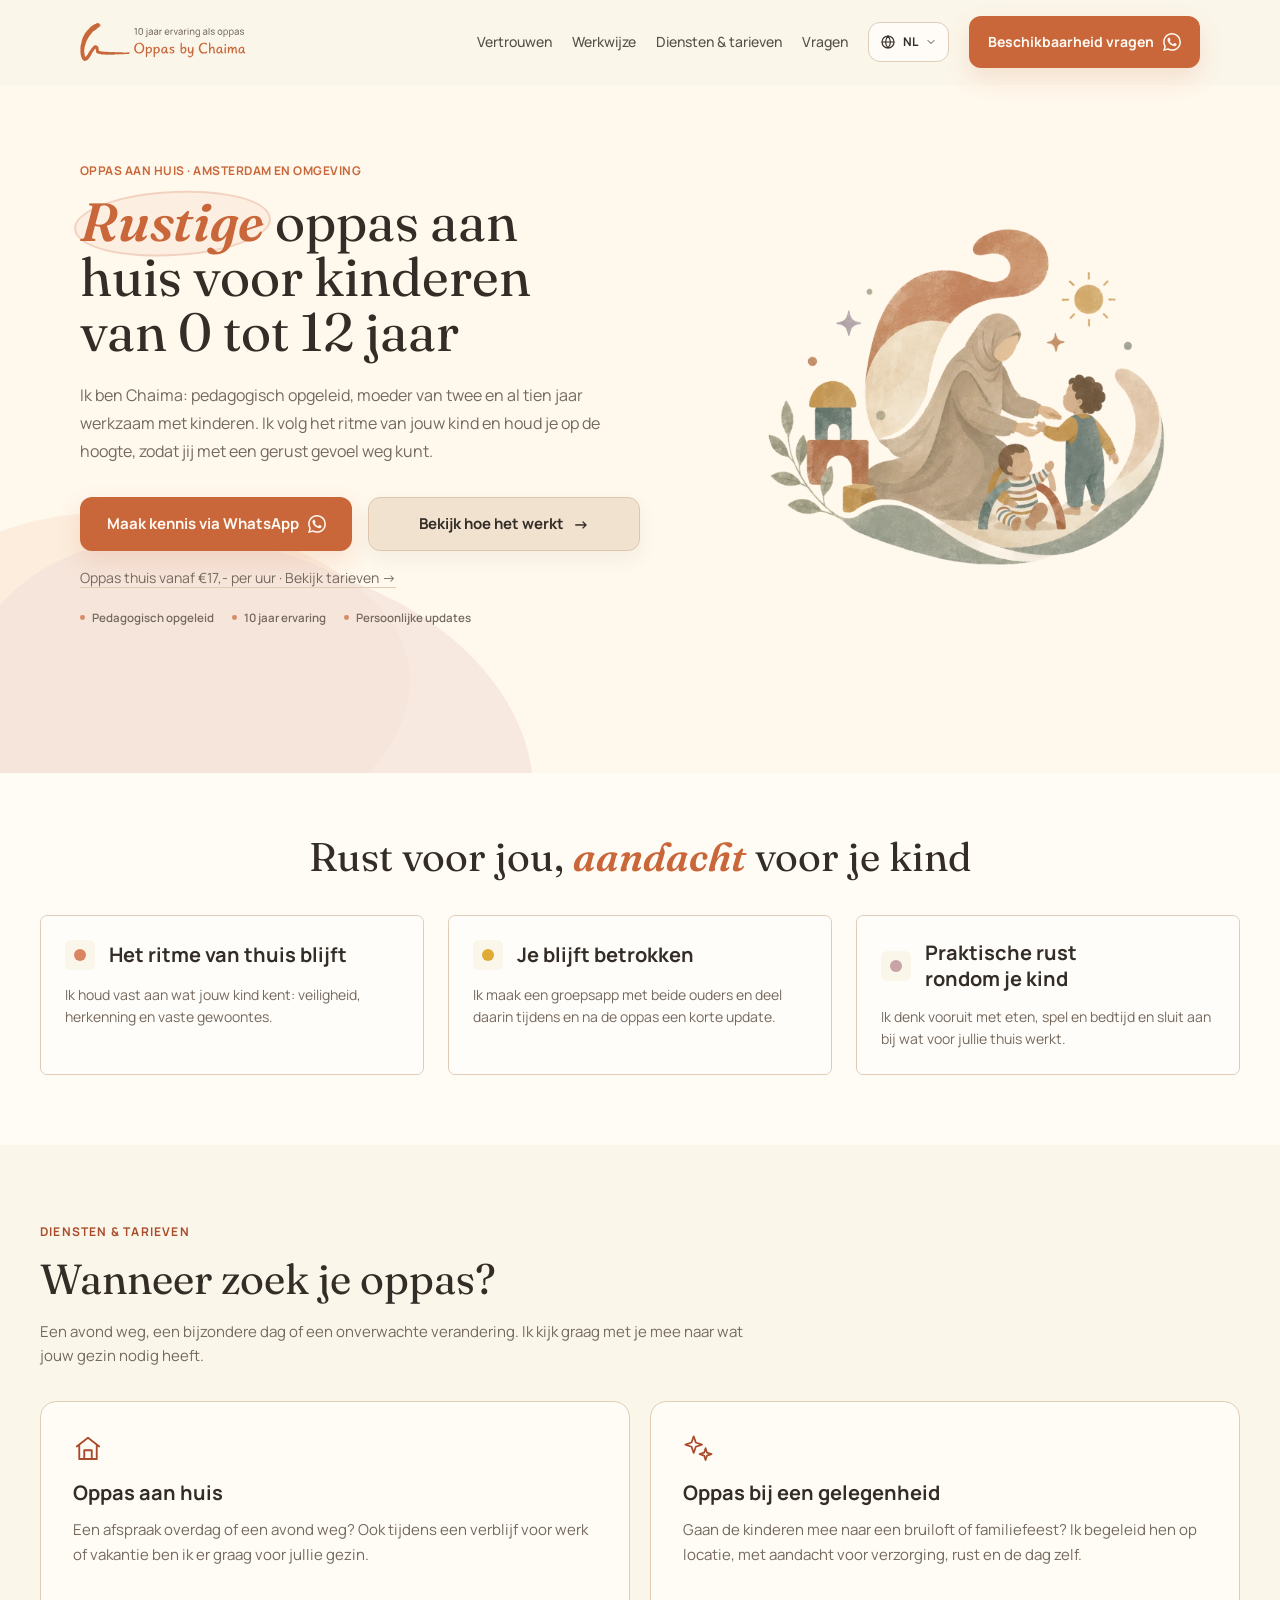
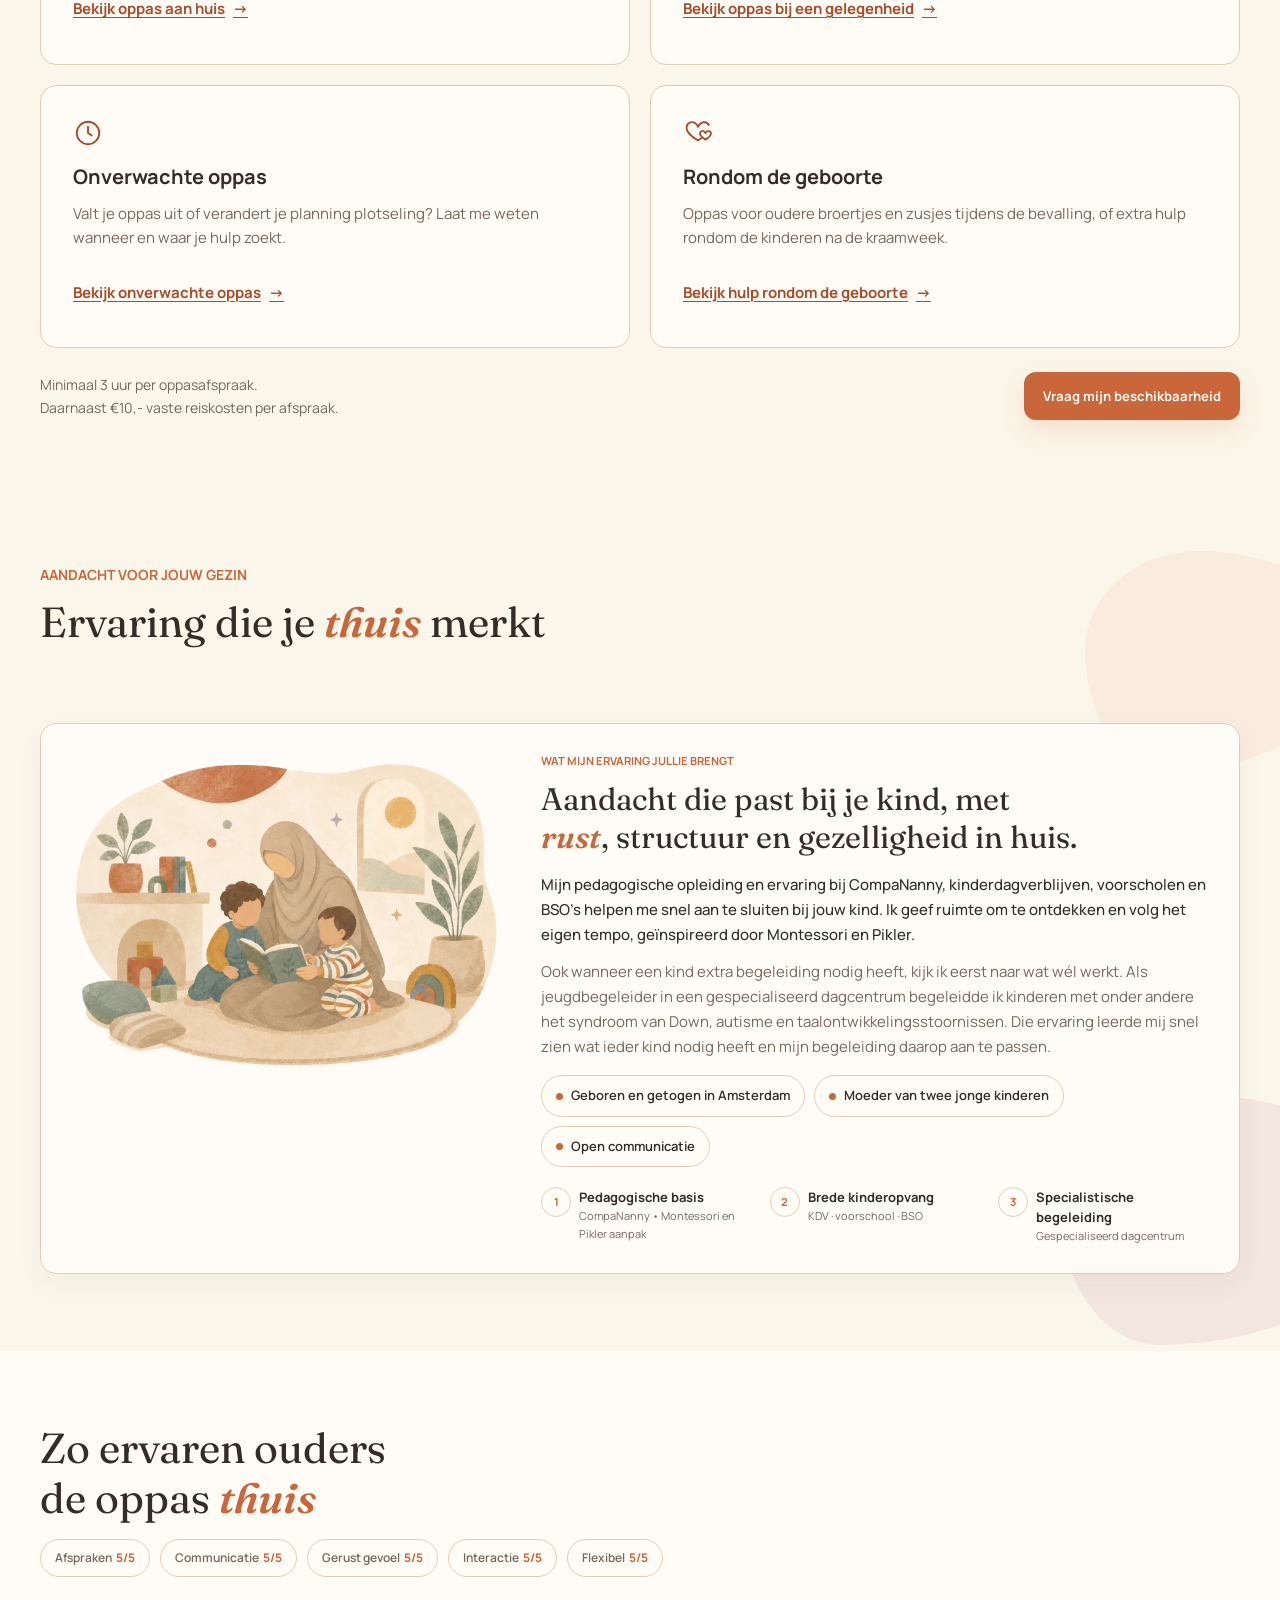
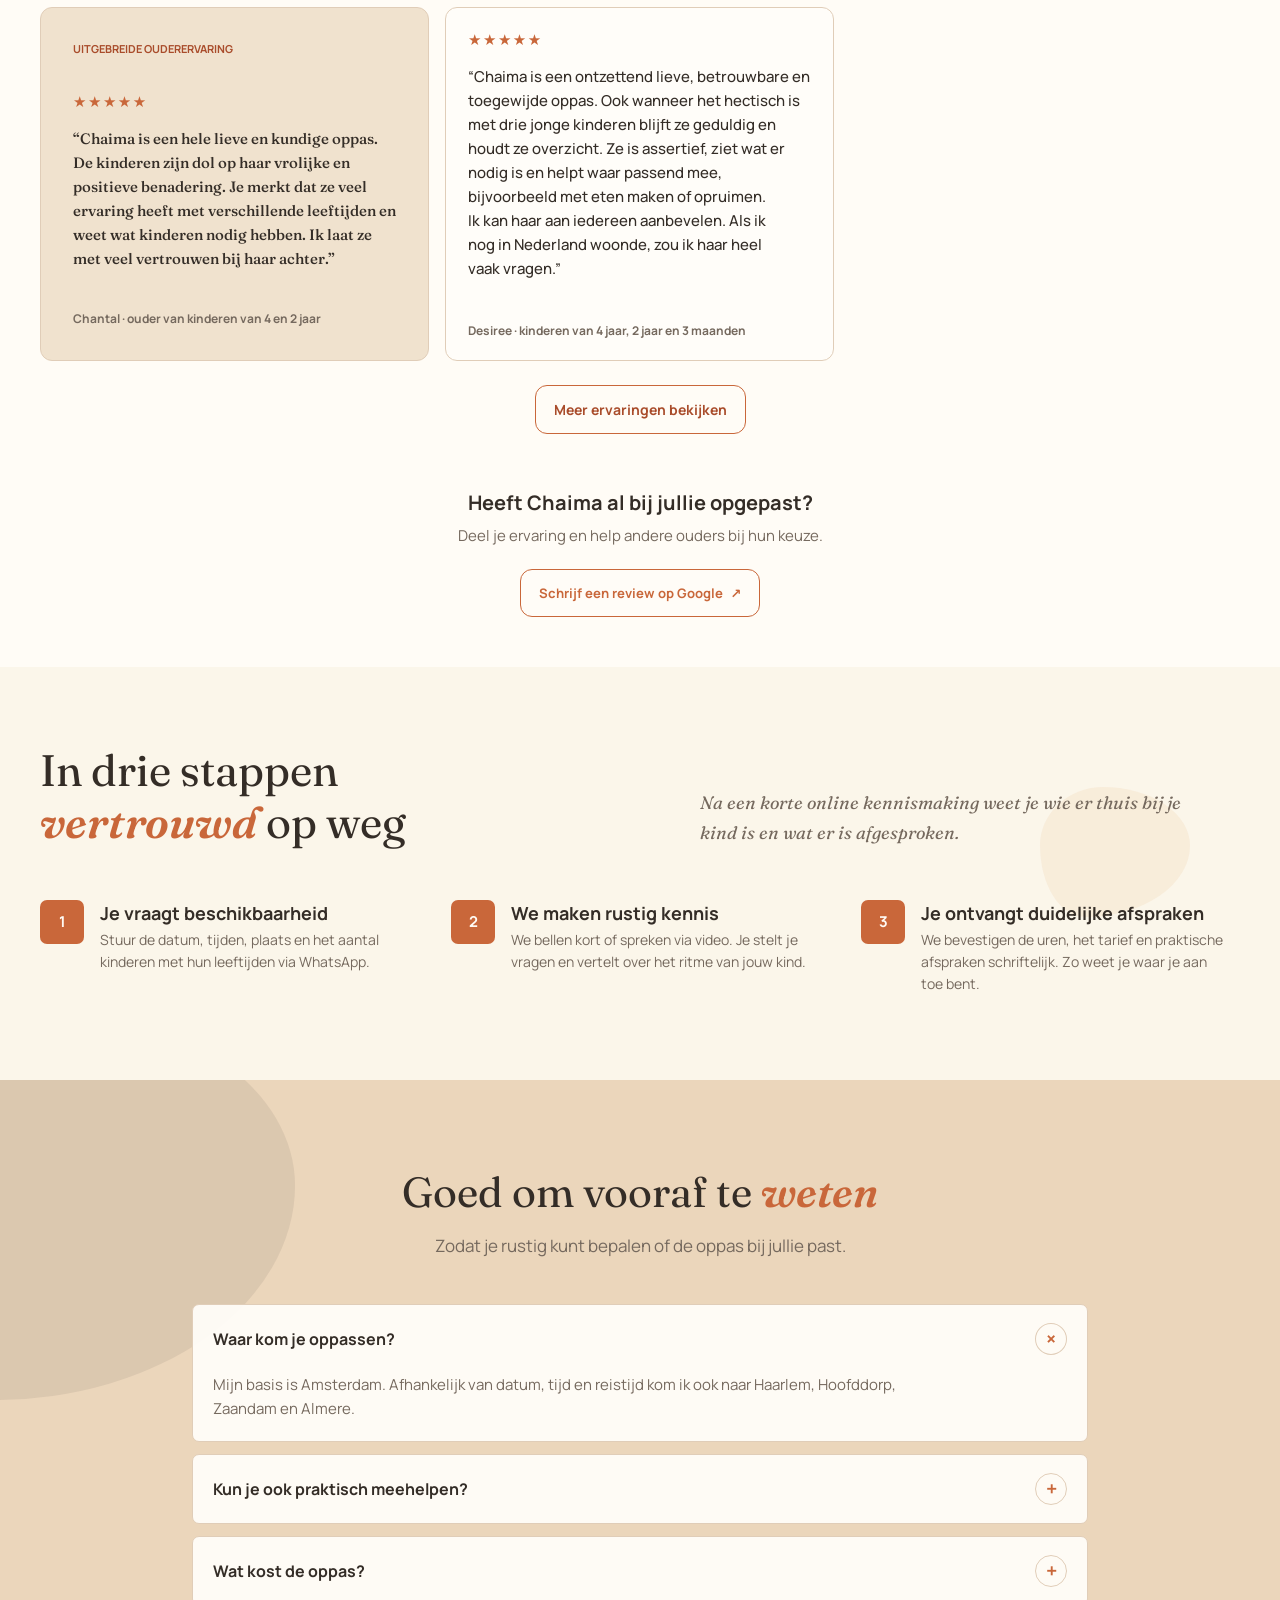
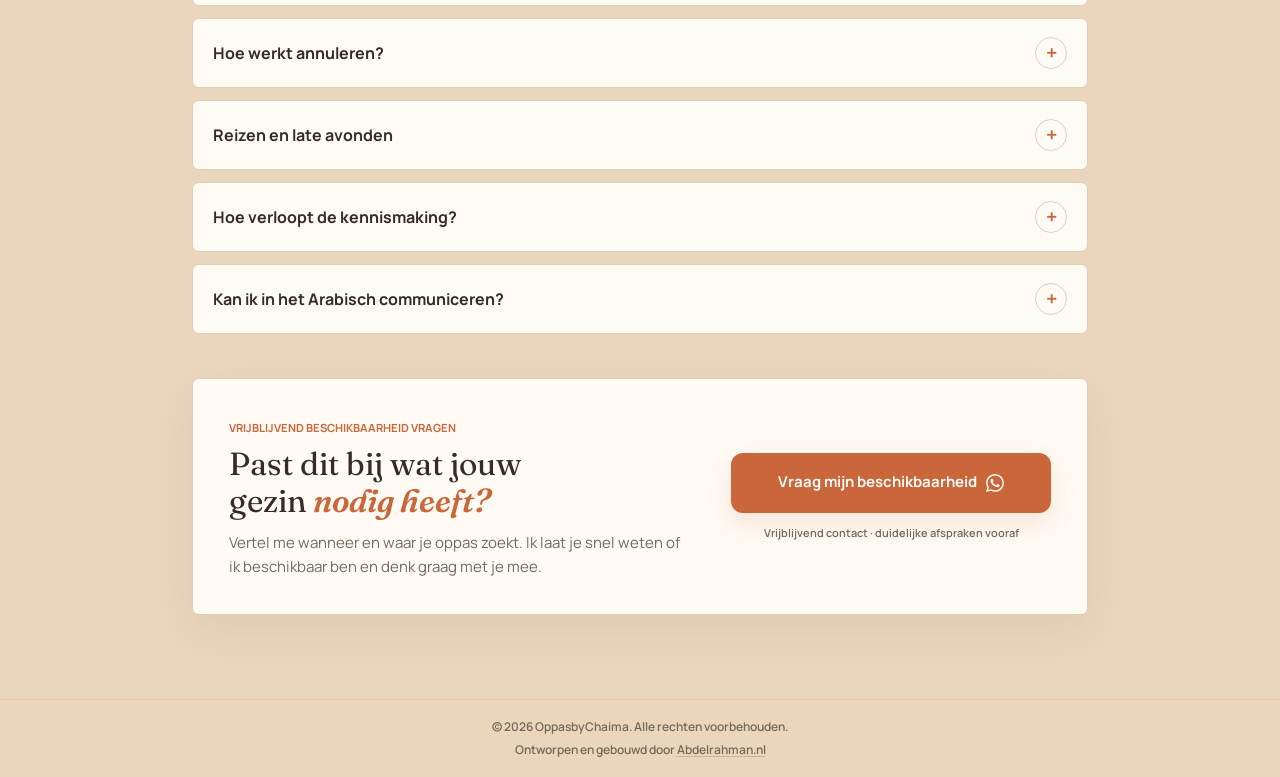
<file: index.html>
<!doctype html>
<html lang="nl">
  <head>
    <meta charset="utf-8">
    <meta name="viewport" content="width=device-width, initial-scale=1">
    <title>Oppas aan huis in Amsterdam en omgeving | Oppas by Chaima</title>
    <meta name="description" content="Pedagogisch opgeleide oppas aan huis voor kinderen van 0 tot 12 jaar in Amsterdam en omgeving. 10 jaar ervaring, heldere afspraken en persoonlijke updates.">
    <meta name="theme-color" content="#fff8ef">
    <meta property="og:site_name" content="Oppas by Chaima">
    <meta property="og:title" content="Oppas aan huis in Amsterdam en omgeving | Oppas by Chaima">
    <meta property="og:description" content="Pedagogisch opgeleide oppas aan huis voor kinderen van 0 tot 12 jaar. 10 jaar ervaring, heldere afspraken en persoonlijke updates.">
    <meta property="og:locale:alternate" content="ar_AR">
<meta property="og:type" content="website">
    <meta property="og:url" content="https://oppasbychaima.nl/">
    <meta property="og:locale" content="nl_NL">
    <meta property="og:locale:alternate" content="en_GB">
    <meta property="og:locale:alternate" content="fr_FR">
    <meta property="og:image" content="https://oppasbychaima.nl/assets/og-chaima.jpg">
    <meta property="og:image:width" content="1200">
    <meta property="og:image:height" content="630">
    <meta property="og:image:alt" content="Chaima als oppas aan huis met jonge kinderen">
    <meta name="twitter:card" content="summary_large_image">
    <link rel="alternate" hreflang="nl-NL" href="https://oppasbychaima.nl/">
<link rel="alternate" hreflang="en" href="https://oppasbychaima.nl/en/">
<link rel="alternate" hreflang="fr" href="https://oppasbychaima.nl/fr/">
<link rel="alternate" hreflang="ar" href="https://oppasbychaima.nl/ar/">
<link rel="alternate" hreflang="x-default" href="https://oppasbychaima.nl/">
<link rel="canonical" href="https://oppasbychaima.nl/">
    <link rel="icon" href="/assets/favicon.svg" type="image/svg+xml" sizes="any">
    <link rel="icon" href="/assets/favicon-96.png" type="image/png" sizes="96x96">
    <link rel="apple-touch-icon" href="/assets/apple-touch-icon.png" sizes="180x180">
    <link rel="preconnect" href="https://fonts.googleapis.com">
    <link rel="preconnect" href="https://fonts.gstatic.com" crossorigin>
    <link href="https://fonts.googleapis.com/css2?family=Fraunces:ital,opsz,wght@0,9..144,400;0,9..144,600;1,9..144,400;1,9..144,600&amp;family=Manrope:wght@400;500;600;700&amp;display=swap" rel="stylesheet">
    <link rel="stylesheet" href="style.css?v=20261031-prices">
    <script type="application/ld+json">
{
  "@context": "https://schema.org",
  "@graph": [
    {
      "@type": "WebSite",
      "@id": "https://oppasbychaima.nl/#website",
      "url": "https://oppasbychaima.nl/",
      "name": "Oppas by Chaima",
      "alternateName": "OppasbyChaima.nl",
      "inLanguage": [
        "nl-NL",
        "en-GB",
        "fr-FR",
        "ar"
      ]
    },
    {
      "@type": "LocalBusiness",
      "@id": "https://oppasbychaima.nl/#business",
      "url": "https://oppasbychaima.nl/",
      "name": "Oppas by Chaima",
      "description": "Pedagogisch opgeleide oppas aan huis voor kinderen van 0 tot 12 jaar in Amsterdam en omgeving.",
      "logo": "https://oppasbychaima.nl/assets/logo-lockup-v2.svg",
      "image": "https://oppasbychaima.nl/assets/og-chaima.jpg",
      "telephone": "+31648703092",
      "priceRange": "€17-€25 per uur",
      "founder": {
        "@id": "https://oppasbychaima.nl/#chaima"
      },
      "areaServed": [
        {
          "@type": "City",
          "name": "Amsterdam"
        },
        {
          "@type": "City",
          "name": "Haarlem"
        },
        {
          "@type": "City",
          "name": "Hoofddorp"
        },
        {
          "@type": "City",
          "name": "Zaandam"
        },
        {
          "@type": "City",
          "name": "Almere"
        }
      ],
      "contactPoint": {
        "@type": "ContactPoint",
        "telephone": "+31648703092",
        "contactType": "customer service",
        "availableLanguage": [
          "Dutch",
          "English",
          "French"
        ]
      }
    },
    {
      "@type": "Person",
      "@id": "https://oppasbychaima.nl/#chaima",
      "name": "Chaima",
      "jobTitle": "Pedagogisch opgeleide oppas",
      "knowsLanguage": [
        "nl",
        "en",
        "fr",
        "ar"
      ],
      "worksFor": {
        "@id": "https://oppasbychaima.nl/#business"
      }
    },
    {
      "@type": "WebPage",
      "@id": "https://oppasbychaima.nl/#webpage",
      "url": "https://oppasbychaima.nl/",
      "name": "Oppas aan huis in Amsterdam en omgeving | Oppas by Chaima",
      "description": "Pedagogisch opgeleide oppas aan huis voor kinderen van 0 tot 12 jaar in Amsterdam en omgeving. 10 jaar ervaring, heldere afspraken en persoonlijke updates.",
      "inLanguage": "nl-NL",
      "isPartOf": {
        "@id": "https://oppasbychaima.nl/#website"
      },
      "about": {
        "@id": "https://oppasbychaima.nl/#business"
      }
    }
  ]
}
</script>
  </head>
  <body class="compact-home">
    <a class="skip-link" href="#main">Ga naar inhoud</a>

    <header class="site-header" data-header>
      <nav class="nav container" aria-label="Hoofdnavigatie">
        <a class="brand" href="#top" aria-label="Oppas by Chaima home">
          <img src="assets/logo-lockup-v2.svg" width="166" height="38" alt="Oppas by Chaima - 10 jaar ervaring als oppas">
        </a>

        <details class="language-switcher language-switcher-mobile">
          <summary aria-label="Taal kiezen, huidige taal Nederlands">
            <svg class="language-globe" viewBox="0 0 24 24" aria-hidden="true"><circle cx="12" cy="12" r="9"></circle><path d="M3 12h18M12 3c2.4 2.5 3.6 5.5 3.6 9S14.4 18.5 12 21M12 3C9.6 5.5 8.4 8.5 8.4 12S9.6 18.5 12 21"></path></svg>
            <span>NL</span>
            <svg class="language-chevron" viewBox="0 0 24 24" aria-hidden="true"><path d="m6 9 6 6 6-6"></path></svg>
          </summary>
          <div class="language-options">
            <a href="./" lang="nl" hreflang="nl" aria-current="page"><span class="language-flag" aria-hidden="true">🇳🇱</span><strong>NL</strong><span>Nederlands</span></a>
            <a href="en/" lang="en" hreflang="en"><span class="language-flag" aria-hidden="true">🇬🇧</span><strong>EN</strong><span>English</span></a>
            <a href="fr/" lang="fr" hreflang="fr"><span class="language-flag" aria-hidden="true">🇫🇷</span><strong>FR</strong><span>Français</span></a>
          <a href="/ar/" lang="ar" hreflang="ar" dir="rtl"><span class="language-flag" aria-hidden="true">🇲🇦</span><strong>AR</strong><span>العربية</span></a></div>
        </details>

        <button class="nav-toggle" type="button" aria-expanded="false" aria-controls="nav-menu" data-nav-toggle>
          <span class="sr-only">Menu openen</span>
          <span></span>
          <span></span>
        </button>

        <div class="nav-menu" id="nav-menu" data-nav-menu>
          <a href="#vertrouwen">Vertrouwen</a>
          <a href="#werkwijze">Werkwijze</a>
          <a href="/diensten/">Diensten & tarieven</a>
          <a href="#vragen">Vragen</a>
          <details class="language-switcher language-switcher-desktop">
            <summary aria-label="Taal kiezen, huidige taal Nederlands">
              <svg class="language-globe" viewBox="0 0 24 24" aria-hidden="true"><circle cx="12" cy="12" r="9"></circle><path d="M3 12h18M12 3c2.4 2.5 3.6 5.5 3.6 9S14.4 18.5 12 21M12 3C9.6 5.5 8.4 8.5 8.4 12S9.6 18.5 12 21"></path></svg>
              <span>NL</span>
              <svg class="language-chevron" viewBox="0 0 24 24" aria-hidden="true"><path d="m6 9 6 6 6-6"></path></svg>
            </summary>
            <div class="language-options">
              <a href="./" lang="nl" hreflang="nl" aria-current="page"><span class="language-flag" aria-hidden="true">🇳🇱</span><strong>NL</strong><span>Nederlands</span></a>
              <a href="en/" lang="en" hreflang="en"><span class="language-flag" aria-hidden="true">🇬🇧</span><strong>EN</strong><span>English</span></a>
              <a href="fr/" lang="fr" hreflang="fr"><span class="language-flag" aria-hidden="true">🇫🇷</span><strong>FR</strong><span>Français</span></a>
            <a href="/ar/" lang="ar" hreflang="ar" dir="rtl"><span class="language-flag" aria-hidden="true">🇲🇦</span><strong>AR</strong><span>العربية</span></a></div>
          </details>
          <a class="btn btn-primary nav-cta" data-whatsapp="kennismaking" href="https://wa.me/31648703092" target="_blank" rel="noopener">
            <span class="cta-long">Beschikbaarheid vragen</span>
            <span class="cta-short">Beschikbaarheid</span>
            <span class="wa-icon" aria-hidden="true">
              <svg viewBox="0 0 24 24" role="img" focusable="false">
                <path d="M17.472 14.382c-.297-.149-1.758-.867-2.03-.967-.273-.099-.471-.148-.67.15-.197.297-.767.966-.94 1.164-.173.199-.347.223-.644.074-.297-.148-1.255-.462-2.39-1.475-.883-.788-1.48-1.761-1.653-2.059-.173-.297-.018-.458.13-.606.134-.133.298-.347.446-.52.149-.174.198-.298.298-.497.099-.198.05-.372-.025-.521-.075-.148-.669-1.611-.916-2.206-.242-.579-.487-.5-.669-.51-.173-.009-.371-.011-.57-.011-.198 0-.52.074-.792.372-.272.297-1.04 1.016-1.04 2.479 0 1.463 1.065 2.875 1.213 3.074.149.198 2.095 3.2 5.076 4.487.709.306 1.262.489 1.694.626.712.227 1.36.195 1.872.118.571-.085 1.758-.719 2.006-1.413.248-.694.248-1.289.173-1.413-.074-.124-.272-.198-.57-.347m-5.421 7.403h-.004a9.87 9.87 0 0 1-5.031-1.378l-.361-.214-3.741.981.998-3.648-.235-.374a9.86 9.86 0 0 1-1.51-5.26c.001-5.45 4.436-9.884 9.888-9.884a9.821 9.821 0 0 1 6.988 2.895 9.825 9.825 0 0 1 2.897 6.988c-.003 5.45-4.437 9.884-9.889 9.884m8.413-18.297A11.815 11.815 0 0 0 12.05 0C5.495 0 .16 5.335.157 11.892c0 2.096.547 4.142 1.588 5.945L.057 24l6.305-1.654a11.882 11.882 0 0 0 5.683 1.448h.005c6.554 0 11.89-5.335 11.893-11.893a11.821 11.821 0 0 0-3.48-8.413Z"/>
              </svg>
            </span>
          </a>
        </div>
      </nav>
    </header>

    <main id="main">
      <section class="hero animate-section" id="top" aria-labelledby="hero-title">
        <div class="hero-pattern organic-bg-blob" aria-hidden="true"></div>
        <div class="container hero-grid">
          <div class="hero-content">
            <div class="hero-message">
              <p class="hero-kicker reveal-item">Oppas aan huis · Amsterdam en omgeving</p>
              <h1 class="hero-title reveal-item" id="hero-title">
                <span class="highlight-word">Rustige</span> oppas aan huis voor kinderen van <span class="no-wrap">0 tot 12 jaar</span>
              </h1>

              <p class="hero-lead reveal-item">Ik ben Chaima: pedagogisch opgeleid, moeder van twee en al tien jaar werkzaam met kinderen. Ik volg het ritme van jouw kind en houd je op de hoogte, zodat jij met een gerust gevoel weg kunt.</p>
            </div>

            <div class="hero-actions reveal-item" aria-label="Belangrijkste acties">
              <a class="btn btn-primary" data-whatsapp="kennismaking" href="https://wa.me/31648703092" target="_blank" rel="noopener">
                Maak kennis via WhatsApp
                <span class="wa-icon" aria-hidden="true">
                  <svg viewBox="0 0 24 24" role="img" focusable="false">
                    <path d="M17.472 14.382c-.297-.149-1.758-.867-2.03-.967-.273-.099-.471-.148-.67.15-.197.297-.767.966-.94 1.164-.173.199-.347.223-.644.074-.297-.148-1.255-.462-2.39-1.475-.883-.788-1.48-1.761-1.653-2.059-.173-.297-.018-.458.13-.606.134-.133.298-.347.446-.52.149-.174.198-.298.298-.497.099-.198.05-.372-.025-.521-.075-.148-.669-1.611-.916-2.206-.242-.579-.487-.5-.669-.51-.173-.009-.371-.011-.57-.011-.198 0-.52.074-.792.372-.272.297-1.04 1.016-1.04 2.479 0 1.463 1.065 2.875 1.213 3.074.149.198 2.095 3.2 5.076 4.487.709.306 1.262.489 1.694.626.712.227 1.36.195 1.872.118.571-.085 1.758-.719 2.006-1.413.248-.694.248-1.289.173-1.413-.074-.124-.272-.198-.57-.347m-5.421 7.403h-.004a9.87 9.87 0 0 1-5.031-1.378l-.361-.214-3.741.981.998-3.648-.235-.374a9.86 9.86 0 0 1-1.51-5.26c.001-5.45 4.436-9.884 9.888-9.884a9.821 9.821 0 0 1 6.988 2.895 9.825 9.825 0 0 1 2.897 6.988c-.003 5.45-4.437 9.884-9.889 9.884m8.413-18.297A11.815 11.815 0 0 0 12.05 0C5.495 0 .16 5.335.157 11.892c0 2.096.547 4.142 1.588 5.945L.057 24l6.305-1.654a11.882 11.882 0 0 0 5.683 1.448h.005c6.554 0 11.89-5.335 11.893-11.893a11.821 11.821 0 0 0-3.48-8.413Z"/>
                  </svg>
                </span>
              </a>
              <a class="btn btn-secondary hero-secondary" href="#werkwijze">
                Bekijk hoe het werkt
                <span class="arrow-icon" aria-hidden="true">→</span>
              </a>
            </div>

            <p class="hero-rate-link reveal-item"><a href="/diensten/">Oppas thuis vanaf €17,- per uur <span aria-hidden="true">·</span> Bekijk tarieven <span aria-hidden="true">→</span></a></p>

            <ul class="hero-assurances reveal-item" aria-label="Wat je als ouder kunt verwachten">
              <li>Pedagogisch opgeleid</li>
              <li>10 jaar ervaring</li>
              <li>Persoonlijke updates</li>
            </ul>
          </div>

          <figure class="hero-visual reveal-item">
            <img src="assets/hero-transparent.webp" width="1260" height="954" alt="Warme illustratie van Chaima die thuis voor twee kinderen zorgt" fetchpriority="high">
          </figure>
        </div>
      </section>












<section class="trust section animate-section" id="vertrouwen" aria-labelledby="trust-title">
        <div class="container">
          <div class="section-heading center reveal-item">
            <h2 id="trust-title">Rust voor jou, <span class="text-accent">aandacht</span> voor je kind</h2>
            <p class="mobile-only">Je kind volgt het ritme van thuis en jij weet tijdens en na de oppas hoe het gaat.</p>
          </div>

          <div class="card-grid three">
            <article class="trust-card interactive-card reveal-item">
              <span class="icon-chip dot-peach" aria-hidden="true"></span>
              <h3>Het ritme van thuis blijft</h3>
              <p>Ik houd vast aan wat jouw kind kent: veiligheid, herkenning en vaste gewoontes.</p>
            </article>
            <article class="trust-card interactive-card reveal-item">
              <span class="icon-chip dot-gold" aria-hidden="true"></span>
              <h3>Je blijft betrokken</h3>
              <p>Ik maak een groepsapp met beide ouders en deel daarin tijdens en na de oppas een korte update.</p>
            </article>
            <article class="trust-card interactive-card reveal-item">
              <span class="icon-chip dot-rose" aria-hidden="true"></span>
              <h3><span class="desktop-label">Praktische rust rondom je kind</span><span class="mobile-label">Praktische rust</span></h3>
              <p>Ik denk vooruit met eten, spel en bedtijd en sluit aan bij wat voor jullie thuis werkt.</p>
            </article>
          </div>
        </div>
      </section>

<section class="section services-overview" id="diensten" aria-labelledby="services-title">
<div class="container">
<div class="services-heading">
<p class="service-eyebrow">Diensten &amp; tarieven</p>
<h2 id="services-title">Wanneer zoek je oppas?</h2>
<p>Een avond weg, een bijzondere dag of een onverwachte verandering. Ik kijk graag met je mee naar wat jouw gezin nodig heeft.</p>
</div>
<div class="services-grid">
<article class="service-card">
<span class="service-icon" aria-hidden="true"><svg viewBox="0 0 24 24" fill="none" stroke="currentColor" stroke-width="1.5" stroke-linecap="round" stroke-linejoin="round" focusable="false"><path d="m3 10 9-7 9 7M5 9v11h14V9M9 20v-7h6v7"/></svg></span>
<h3>Oppas aan huis</h3>
<p>Een afspraak overdag of een avond weg? Ook tijdens een verblijf voor werk of vakantie ben ik er graag voor jullie gezin.</p>
<a class="service-link" href="/diensten/#thuis">Bekijk oppas aan huis <span aria-hidden="true">→</span>
</a>
</article>
<article class="service-card">
<span class="service-icon" aria-hidden="true"><svg viewBox="0 0 24 24" fill="none" stroke="currentColor" stroke-width="1.5" stroke-linecap="round" stroke-linejoin="round" focusable="false"><path d="m9 3 1.8 5.2L16 10l-5.2 1.8L9 17l-1.8-5.2L2 10l5.2-1.8L9 3ZM19 13l1.2 3.8L24 18l-3.8 1.2L19 23l-1.2-3.8L14 18l3.8-1.2L19 13Z" transform="translate(0 -1) scale(.95)"/></svg></span>
<h3>Oppas bij een gelegenheid</h3>
<p>Gaan de kinderen mee naar een bruiloft of familiefeest? Ik begeleid hen op locatie, met aandacht voor verzorging, rust en de dag zelf.</p>
<a class="service-link" href="/diensten/#gelegenheden">Bekijk oppas bij een gelegenheid <span aria-hidden="true">→</span>
</a>
</article>
<article class="service-card">
<span class="service-icon" aria-hidden="true"><svg viewBox="0 0 24 24" fill="none" stroke="currentColor" stroke-width="1.5" stroke-linecap="round" stroke-linejoin="round" focusable="false"><circle cx="12" cy="12" r="9"/><path d="M12 7v5l3 2"/></svg></span>
<h3>Onverwachte oppas</h3>
<p>Valt je oppas uit of verandert je planning plotseling? Laat me weten wanneer en waar je hulp zoekt.</p>
<a class="service-link" href="/diensten/#onverwacht">Bekijk onverwachte oppas <span aria-hidden="true">→</span>
</a>
</article>
<article class="service-card">
<span class="service-icon" aria-hidden="true"><svg viewBox="0 0 24 24" fill="none" stroke="currentColor" stroke-width="1.5" stroke-linecap="round" stroke-linejoin="round" focusable="false"><path d="M12 7C9 1 2 3 3 9c.5 3 5 6.5 9 9 1.1-.7 2.2-1.5 3.2-2.3M12 7c2.3-4.6 7-4.5 8.6-1.4"/><path d="M18 12c-2-3.3-5.5-1-4 1.7.6 1.1 2.1 2.4 4 3.6 1.9-1.2 3.4-2.5 4-3.6 1.5-2.7-2-5-4-1.7Z"/></svg></span>
<h3>Rondom de geboorte</h3>
<p>Oppas voor oudere broertjes en zusjes tijdens de bevalling, of extra hulp rondom de kinderen na de kraamweek.</p>
<a class="service-link" href="/diensten/#geboorte">Bekijk hulp rondom de geboorte <span aria-hidden="true">→</span>
</a>
</article>
</div>
<div class="services-footer">
<p>Minimaal 3 uur per oppasafspraak.<br>Daarnaast €10,- vaste reiskosten per afspraak.</p>
<a class="btn btn-primary" data-whatsapp="kennismaking" href="https://wa.me/31648703092">Vraag mijn beschikbaarheid</a>
</div>
</div>
</section>

<section class="about section animate-section" id="over-chaima" aria-labelledby="about-title">
        <div class="about-shape about-shape-top organic-bg-blob" aria-hidden="true"></div>
        <div class="about-shape about-shape-bottom organic-bg-blob" aria-hidden="true"></div>
        <div class="container">
          <header class="about-heading reveal-item">
            <p class="eyebrow">Aandacht voor jouw gezin</p>
            <h2 id="about-title">Ervaring die je <span class="text-accent">thuis</span> merkt</h2>
            <p class="about-intro">Je kind krijgt aandacht die past bij de leeftijd, het karakter en jullie gewoontes. Ik ben Chaima, 25 jaar, geboren en getogen in Amsterdam.</p>
          </header>

          <div class="about-story reveal-item">
            <div class="about-media">
              <div class="about-image">
                <img src="assets/over-mij.webp" width="1400" height="1050" alt="Illustratie van Chaima die thuis samen met twee kinderen een boek leest" loading="lazy">
              </div>

            </div>
            <div class="about-copy">
              <p class="eyebrow"><span class="desktop-label">Wat mijn ervaring jullie brengt</span><span class="mobile-label">Wat je thuis merkt</span></p>
              <h3>Aandacht die past bij je kind, met <span class="text-accent">rust</span>, structuur en gezelligheid in huis.</h3>
              <p class="experience-lead">Mijn pedagogische opleiding en ervaring bij CompaNanny, kinderdagverblijven, voorscholen en BSO’s helpen me snel aan te sluiten bij jouw kind. Ik geef ruimte om te ontdekken en volg het eigen tempo, geïnspireerd door Montessori en Pikler.</p>
              <div class="about-extra" id="about-extra-nl">
                <p>Ook wanneer een kind extra begeleiding nodig heeft, kijk ik eerst naar wat wél werkt. Als jeugdbegeleider in een gespecialiseerd dagcentrum begeleidde ik kinderen met onder andere het syndroom van Down, autisme en taalontwikkelingsstoornissen. Die ervaring leerde mij snel zien wat ieder kind nodig heeft en mijn begeleiding daarop aan te passen.</p>


              </div>
              <button class="about-toggle" type="button" aria-expanded="false" aria-controls="about-extra-nl" data-more-label="Lees hoe mijn ervaring jullie helpt" data-less-label="Lees minder">Lees hoe mijn ervaring jullie helpt</button>
              <ul class="identity-list" aria-label="Over Chaima in het kort">
                <li>Geboren en getogen in Amsterdam</li>
                <li>Moeder van twee jonge kinderen</li>
                <li>Open communicatie</li>
              </ul>
              <ol class="experience-path" aria-label="Mijn ervaring in drie stappen">
                <li>
                  <span aria-hidden="true">1</span>
                  <div><strong>Pedagogische basis</strong><small>CompaNanny • Montessori en Pikler aanpak</small></div>
                </li>
                <li>
                  <span aria-hidden="true">2</span>
                  <div><strong>Brede kinderopvang</strong><small>KDV · voorschool · BSO</small></div>
                </li>
                <li>
                  <span aria-hidden="true">3</span>
                  <div><strong>Specialistische begeleiding</strong><small>Gespecialiseerd dagcentrum</small></div>
                </li>
              </ol>
            </div>
          </div>

        </div>
      </section>

<section class="reviews section animate-section" id="reviews" aria-labelledby="reviews-title">
        <div class="container reviews-heading">
          <h2 class="reveal-item" id="reviews-title">Zo ervaren ouders de oppas <span class="text-accent">thuis</span></h2>
        </div>

        <div class="container rating-row reveal-item" aria-label="Beoordelingen per onderdeel">
          <span>Afspraken <strong>5/5</strong></span>
          <span>Communicatie <strong>5/5</strong></span>
          <span>Gerust gevoel <strong>5/5</strong></span>
          <span>Interactie <strong>5/5</strong></span>
          <span>Flexibel <strong>5/5</strong></span>
        </div>

        <div class="container review-grid" id="review-grid-nl" aria-label="Ervaringen van ouders">
          <article class="review-card review-preview review-featured  interactive-card reveal-item">
            <span class="review-label">Uitgebreide ouderervaring</span>
            <span class="stars" aria-label="5 van 5 sterren">★★★★★</span>
            <p>“Chaima is een hele lieve en kundige oppas. De kinderen zijn dol op haar vrolijke en positieve benadering. Je merkt dat ze veel ervaring heeft met verschillende leeftijden en weet wat kinderen nodig hebben. Ik laat ze met veel vertrouwen bij haar achter.”</p>
            <small>Chantal · ouder van kinderen van 4 en 2 jaar</small>
          </article>
          <article class="review-card interactive-card reveal-item">
            <span class="stars" aria-label="5 van 5 sterren">★★★★★</span>
            <p>“Echt een topper. Ze doet leuke dingen met de kinderen, deelt uit zichzelf updates en had zelfs al voorbereidingen voor het avondeten gedaan.”</p>
            <small>13 juli 2026 · kinderen van 1,5 en 3 jaar</small>
          </article>
          <article class="review-card interactive-card reveal-item">
            <span class="stars" aria-label="5 van 5 sterren">★★★★★</span>
            <p>“Superlief met de kinderen. Heel veel ervaring en sterk in communicatie.”</p>
            <small>12 juli 2026 · kinderen van 5 maanden en 3 jaar</small>
          </article>
          <article class="review-card interactive-card reveal-item">
            <span class="stars" aria-label="5 van 5 sterren">★★★★★</span>
            <p>“Alles was heel goed. Chaima was heel lief met onze dochter en deed zelfs de was zonder dat we dit hadden gevraagd.”</p>
            <small>10 juli 2026 · kind van 1 jaar</small>
          </article>
          <article class="review-card interactive-card reveal-item">
            <span class="stars" aria-label="5 van 5 sterren">★★★★★</span>
            <p>“Heel fijn en ervaren met kleine baby's. Ze was erg behulpzaam en hielp ook rondom het huis.”</p>
            <small>18 juni 2026 · kind van 5 maanden</small>
          </article>
          <article class="review-card interactive-card reveal-item">
            <span class="stars" aria-label="5 van 5 sterren">★★★★★</span>
            <p>“Fijne oppas. Onze dochter vond het gezellig.”</p>
            <small>13 juni 2026 · kind van 6 jaar</small>
          </article>
          <article class="review-card interactive-card reveal-item">
            <span class="stars" aria-label="5 van 5 sterren">★★★★★</span>
            <p>“Onze kinderen vonden het heel leuk met Chaima. Ze hielp zelfs uit zichzelf mee in huis. We raden haar graag aan.”</p>
            <small>30 juni 2026 · kinderen van 2 en 6 jaar</small>
          </article>
          <article class="review-card interactive-card reveal-item">
            <span class="stars" aria-label="5 van 5 sterren">★★★★★</span>
            <p>“Ons zoontje was direct op zijn gemak. Ze hebben samen gegeten, gespeeld, verhaaltjes gelezen en de bedtijd ging heel fijn.”</p>
            <small>18 november 2023 · kind van 7 jaar</small>
          </article>
          <article class="review-card review-preview  interactive-card reveal-item">
            <span class="stars" aria-label="5 van 5 sterren">★★★★★</span>
            <p>“Chaima is een ontzettend lieve, betrouwbare en toegewijde oppas. Ook wanneer het hectisch is met drie jonge kinderen blijft ze geduldig en houdt ze overzicht. Ze is assertief, ziet wat er nodig is en helpt waar passend mee, bijvoorbeeld met eten maken of opruimen. Ik kan haar aan iedereen aanbevelen. Als ik nog in Nederland woonde, zou ik haar heel vaak vragen.”</p>
            <small>Desiree · kinderen van 4 jaar, 2 jaar en 3 maanden</small>
          </article>
          <article class="review-card review-preview  interactive-card reveal-item">
            <span class="stars" aria-label="5 van 5 sterren">★★★★★</span>
            <p>“Chaima heb ik als een heel warm en betrokken persoon ervaren. Ze heeft veel ervaring, is flexibel en heeft heel vaak op mijn twee jongens gepast, al vanaf dat ze baby waren. Ze zijn dol op haar en ik liet ze altijd met een gerust hart bij haar achter. Nu ze op school zitten, hebben we minder vaak oppas nodig, maar ik beveel haar van harte aan en zou mijn kinderen altijd aan haar toevertrouwen.”</p>
            <small>Yazmin · ouder van twee jongens · vanaf 8 maanden en 3,5 jaar</small>
          </article>
          <article class="review-card interactive-card reveal-item">
            <span class="stars" aria-label="5 van 5 sterren">★★★★★</span>
            <p>“Chaima was echt fantastisch! Het was onze tweede keer ooit met een oppas en we vonden het dus vrij spannend. Chaima weet echt wat ze doet en ze heeft veel ervaring. Daarnaast is ze erg lief en communicatief sterk. Een grote aanrader dus!”</p>
            <small>21 juli 2026 · kind van 5 maanden</small>
          </article>
        </div>
        <div class="container reviews-toggle-row">
          <button class="reviews-toggle" type="button" aria-expanded="false" aria-controls="review-grid-nl" data-more-label="Meer ervaringen bekijken" data-less-label="Minder ervaringen bekijken">Meer ervaringen bekijken</button>
        </div>
              <div class="container review-invite">
          <h3>Heeft Chaima al bij jullie opgepast?</h3>
          <p>Deel je ervaring en help andere ouders bij hun keuze.</p>
          <a class="btn btn-secondary review-invite-link" href="https://g.page/r/CfDLBFFsI1FAEBM/review" target="_blank" rel="noopener noreferrer">Schrijf een review op Google <span aria-hidden="true">↗</span></a>
        </div>
      </section>

<section class="process section animate-section" id="werkwijze" aria-labelledby="process-title">
        <div class="process-orb organic-bg-blob" aria-hidden="true"></div>
        <div class="container split-heading">
          <h2 class="reveal-item" id="process-title">In drie stappen <span class="text-accent">vertrouwd</span> op weg</h2>
          <p class="section-note handwritten reveal-item">Na een korte online kennismaking weet je wie er thuis bij je kind is en wat er is afgesproken.</p>
        </div>

        <div class="container process-grid">
          <article class="step-card reveal-item">
            <span>1</span>
            <div>
              <h3>Je vraagt beschikbaarheid</h3>
              <p>Stuur de datum, tijden, plaats en het aantal kinderen met hun leeftijden via WhatsApp.</p>
            </div>
          </article>
          <article class="step-card reveal-item">
            <span>2</span>
            <div>
              <h3>We maken rustig kennis</h3>
              <p>We bellen kort of spreken via video. Je stelt je vragen en vertelt over het ritme van jouw kind.</p>
            </div>
          </article>
          <article class="step-card reveal-item">
            <span>3</span>
            <div>
              <h3>Je ontvangt duidelijke afspraken</h3>
              <p>We bevestigen de uren, het tarief en praktische afspraken schriftelijk. Zo weet je waar je aan toe bent.</p>
            </div>
          </article>

        </div>
      </section>

      <section class="faq section animate-section" id="vragen" aria-labelledby="faq-title">
        <div class="faq-shape organic-bg-blob" aria-hidden="true"></div>
        <div class="container">
          <div class="section-heading center reveal-item">
            <h2 id="faq-title">Goed om vooraf te <span class="text-accent">weten</span></h2>
            <p>Zodat je rustig kunt bepalen of de oppas bij jullie past.</p>
          </div>

          <div class="faq-list reveal-item">
            <article class="faq-item is-open">
              <button class="faq-header" type="button" aria-expanded="true" aria-controls="faq-answer-1">
                <span>Waar kom je oppassen?</span>
                <span class="faq-icon" aria-hidden="true">+</span>
              </button>
              <div class="faq-content" id="faq-answer-1">
                <p>Mijn basis is Amsterdam. Afhankelijk van datum, tijd en reistijd kom ik ook naar Haarlem, Hoofddorp, Zaandam en Almere.</p>
              </div>
            </article>
            <article class="faq-item">
              <button class="faq-header" type="button" aria-expanded="false" aria-controls="faq-answer-2">
                <span>Kun je ook praktisch meehelpen?</span>
                <span class="faq-icon" aria-hidden="true">+</span>
              </button>
              <div class="faq-content" id="faq-answer-2">
                <p>Ja, zolang het om taken rondom de kinderen gaat. Denk aan eten klaarmaken, speelgoed opruimen of de kindwas; koken kan ook in overleg.</p>
              </div>
            </article>
            <article class="faq-item">
              <button class="faq-header" type="button" aria-expanded="false" aria-controls="faq-answer-3">
                <span>Wat kost de oppas?</span>
                <span class="faq-icon" aria-hidden="true">+</span>
              </button>
              <div class="faq-content" id="faq-answer-3"><p>Alle tarieven gelden per uur, vanaf 3 uur per oppasmoment. Vooraf afgesproken oppas thuis kost €17,- per uur; last-minute oppas €18,- per uur. Oppas bij een gelegenheid, acute gezinsondersteuning en hulp rondom de geboorte kosten €25,- per uur.<br><a class="service-link" href="/diensten/">Diensten &amp; tarieven →</a></p></div>
            </article>
<article class="faq-item">
<button class="faq-header" type="button" aria-expanded="false" aria-controls="faq-answer-cancel">
<span>Hoe werkt annuleren?</span>
<span class="faq-icon" aria-hidden="true">+</span>
</button>
<div class="faq-content" id="faq-answer-cancel">
<p>Tot één uur voor de afgesproken starttijd kun je kosteloos annuleren. Annuleer je binnen dat laatste uur? Dan betaal je één uur tegen het afgesproken uurtarief, in plaats van de volledige oppasafspraak. Zeg ik zelf binnen één uur voor de starttijd af? Dan krijg je bij je volgende oppasafspraak van meer dan vier uur het eerste uur van mij cadeau.</p>
</div>
</article><article class="faq-item">
<button class="faq-header" type="button" aria-expanded="false" aria-controls="faq-answer-travel">
<span>Reizen en late avonden</span>
<span class="faq-icon" aria-hidden="true">+</span>
</button>
<div class="faq-content" id="faq-answer-travel">
<p>Per oppasmoment reken ik €10,- reiskosten voor de heen- en terugreis samen binnen mijn reguliere werkgebied. Eindigt de afspraak om 23.00 uur of later? Dan betaal je daarnaast de taxi voor mijn terugreis. De taxi is een voorwaarde voor deze afspraken; dit stemmen we vooraf af. Voor een afwijkende locatie bevestig ik de reiskosten vooraf.</p>
</div>
</article>            <article class="faq-item">
              <button class="faq-header" type="button" aria-expanded="false" aria-controls="faq-answer-4">
                <span>Hoe verloopt de kennismaking?</span>
                <span class="faq-icon" aria-hidden="true">+</span>
              </button>
              <div class="faq-content" id="faq-answer-4">
                <p>We spreken kort via video of telefoon. Zo kun je vragen stellen, bespreken we jullie ritme en weet je vooraf wie er bij je kind thuis is.</p>
              </div>
            </article>
            <article class="faq-item">
              <button class="faq-header" type="button" aria-expanded="false" aria-controls="faq-language-nl"><span>Kan ik in het Arabisch communiceren?</span><span class="faq-icon" aria-hidden="true">+</span></button>
              <div class="faq-content" id="faq-language-nl"><p>De website is ook beschikbaar in het Arabisch. Ik begrijp Arabisch, maar spreek het zelf niet. Bij het kennismaken kijken we of we elkaar goed begrijpen, zodat we duidelijke afspraken kunnen maken over jouw kind.</p></div>
            </article>
          </div>

          <div class="final-card reveal-item" id="contact">
            <div class="final-card-copy">
              <span class="eyebrow">Vrijblijvend beschikbaarheid vragen</span>
              <h3>Past dit bij wat jouw gezin <span class="text-accent">nodig heeft?</span></h3>
              <p>Vertel me wanneer en waar je oppas zoekt. Ik laat je snel weten of ik beschikbaar ben en denk graag met je mee.</p>
            </div>
            <div class="final-card-action">
              <a class="btn btn-primary" data-whatsapp="kennismaking" href="https://wa.me/31648703092" target="_blank" rel="noopener">
                Vraag mijn beschikbaarheid
                <span class="wa-icon" aria-hidden="true">
                  <svg viewBox="0 0 24 24" role="img" focusable="false">
                    <path d="M17.472 14.382c-.297-.149-1.758-.867-2.03-.967-.273-.099-.471-.148-.67.15-.197.297-.767.966-.94 1.164-.173.199-.347.223-.644.074-.297-.148-1.255-.462-2.39-1.475-.883-.788-1.48-1.761-1.653-2.059-.173-.297-.018-.458.13-.606.134-.133.298-.347.446-.52.149-.174.198-.298.298-.497.099-.198.05-.372-.025-.521-.075-.148-.669-1.611-.916-2.206-.242-.579-.487-.5-.669-.51-.173-.009-.371-.011-.57-.011-.198 0-.52.074-.792.372-.272.297-1.04 1.016-1.04 2.479 0 1.463 1.065 2.875 1.213 3.074.149.198 2.095 3.2 5.076 4.487.709.306 1.262.489 1.694.626.712.227 1.36.195 1.872.118.571-.085 1.758-.719 2.006-1.413.248-.694.248-1.289.173-1.413-.074-.124-.272-.198-.57-.347m-5.421 7.403h-.004a9.87 9.87 0 0 1-5.031-1.378l-.361-.214-3.741.981.998-3.648-.235-.374a9.86 9.86 0 0 1-1.51-5.26c.001-5.45 4.436-9.884 9.888-9.884a9.821 9.821 0 0 1 6.988 2.895 9.825 9.825 0 0 1 2.897 6.988c-.003 5.45-4.437 9.884-9.889 9.884m8.413-18.297A11.815 11.815 0 0 0 12.05 0C5.495 0 .16 5.335.157 11.892c0 2.096.547 4.142 1.588 5.945L.057 24l6.305-1.654a11.882 11.882 0 0 0 5.683 1.448h.005c6.554 0 11.89-5.335 11.893-11.893a11.821 11.821 0 0 0-3.48-8.413Z"/>
                  </svg>
                </span>
              </a>
              <small>Vrijblijvend contact · duidelijke afspraken vooraf</small>
            </div>
          </div>
        </div>
      </section>
    </main>

    <footer class="site-footer">
      <div class="container">
        <small>© 2026 OppasbyChaima. Alle rechten voorbehouden.</small>
        <small class="site-credit">Ontworpen en gebouwd door <a href="https://abdelrahman.nl/" target="_blank" rel="noopener">Abdelrahman.nl</a></small>
      </div>
    </footer>

    <script src="script.js?v=20261031-moments-bento" defer></script>
  </body>
</html>
</file>
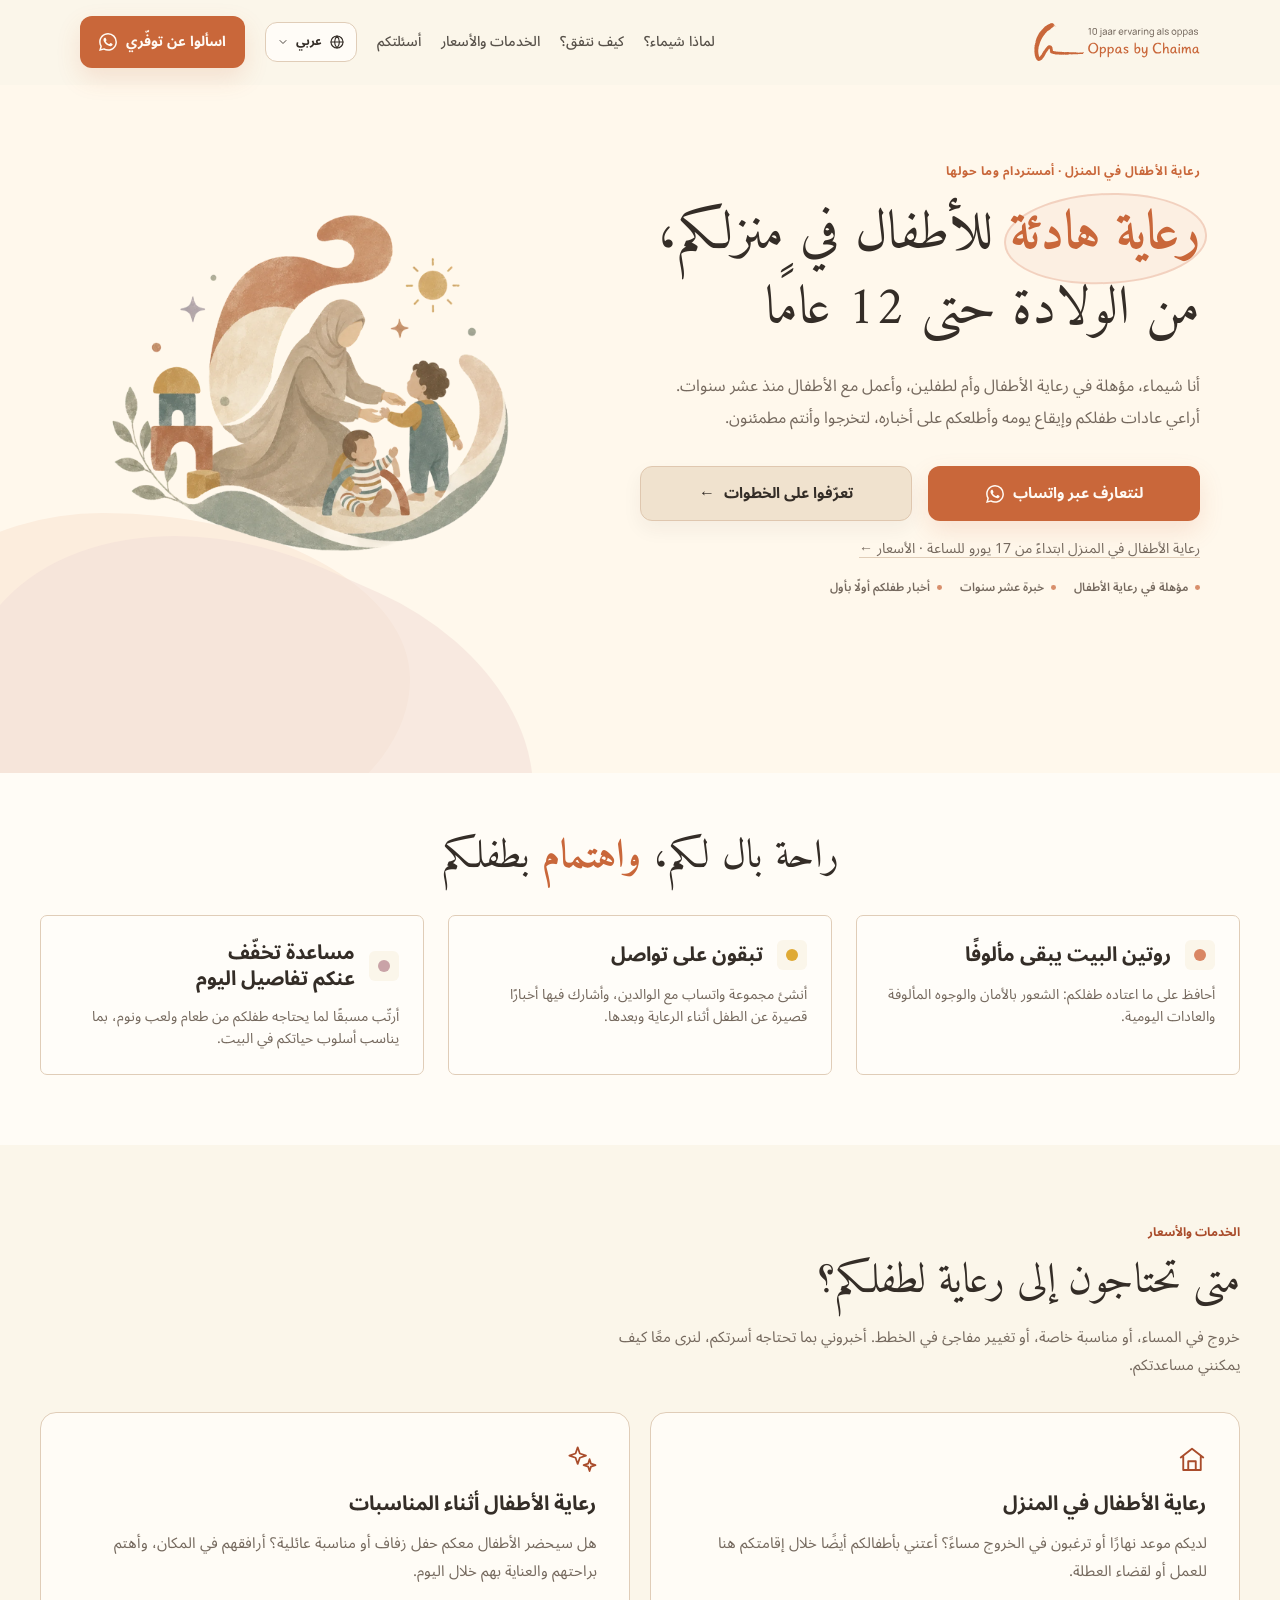
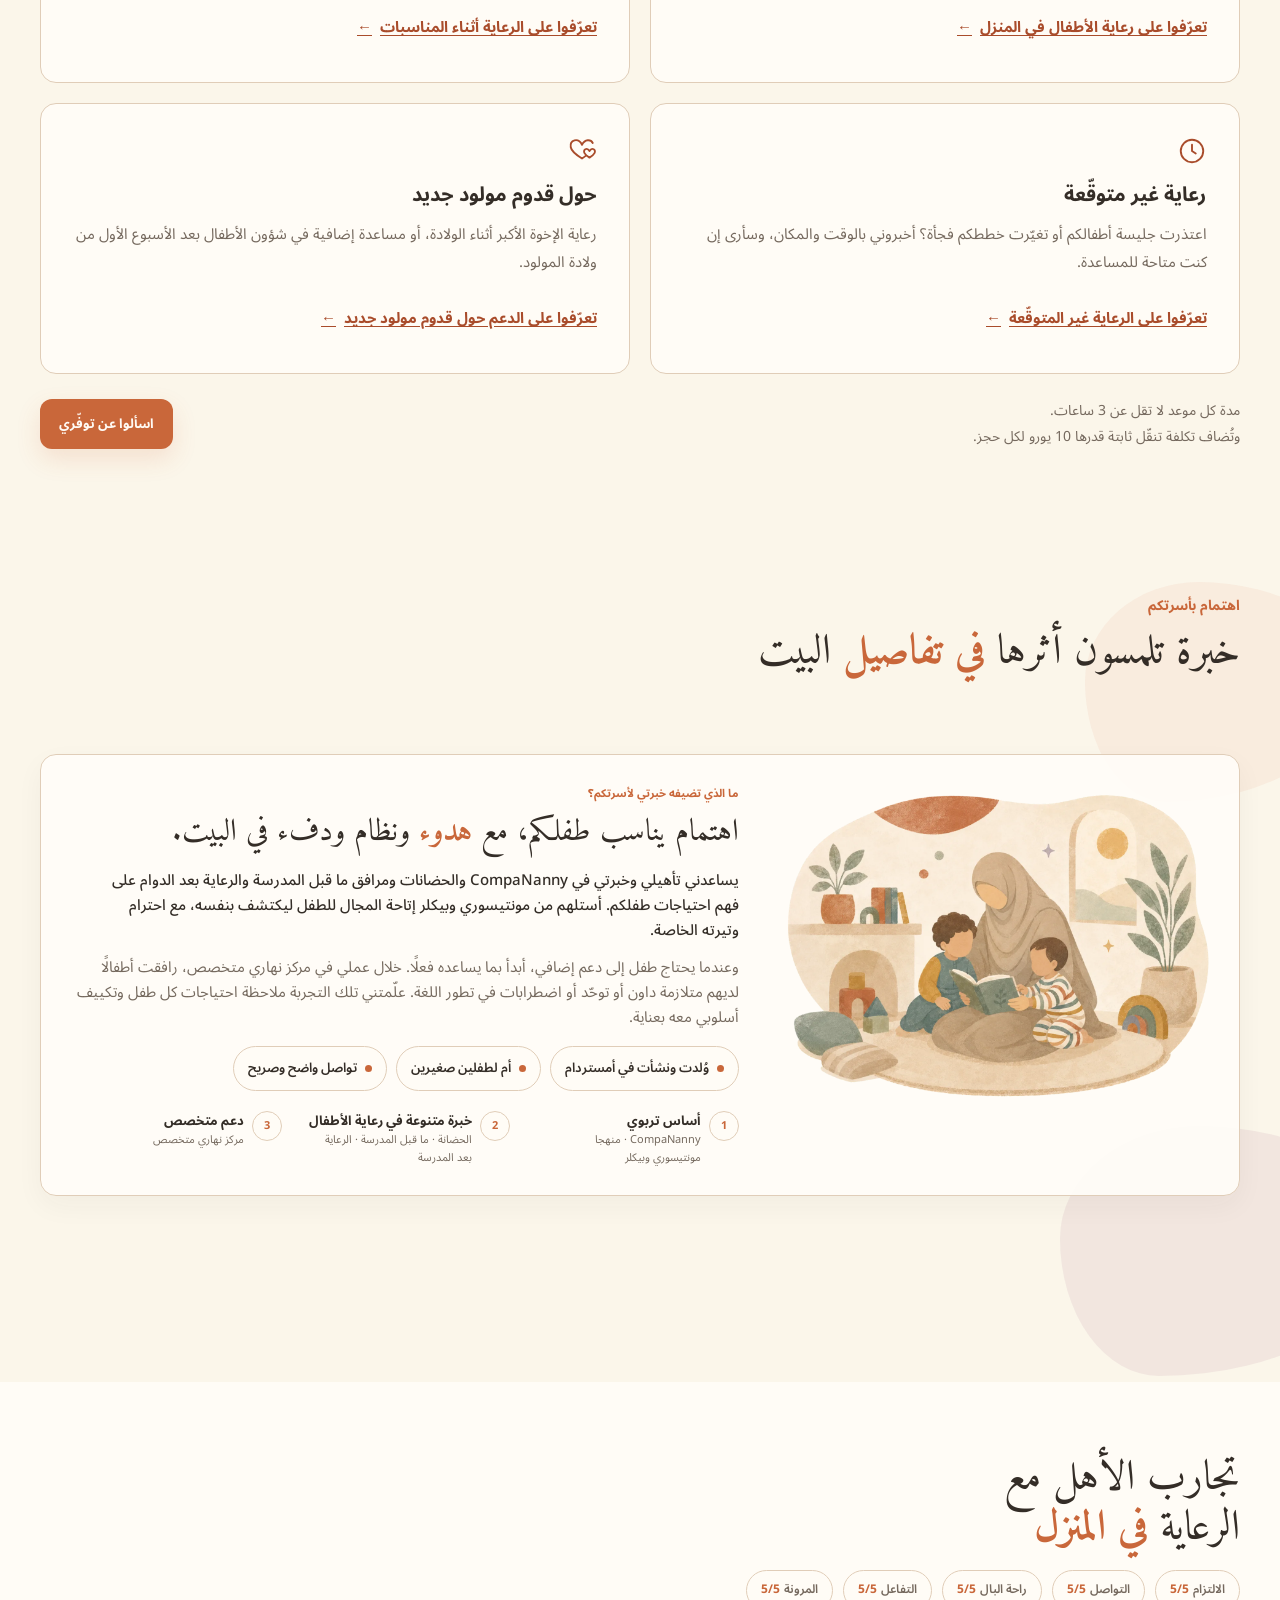
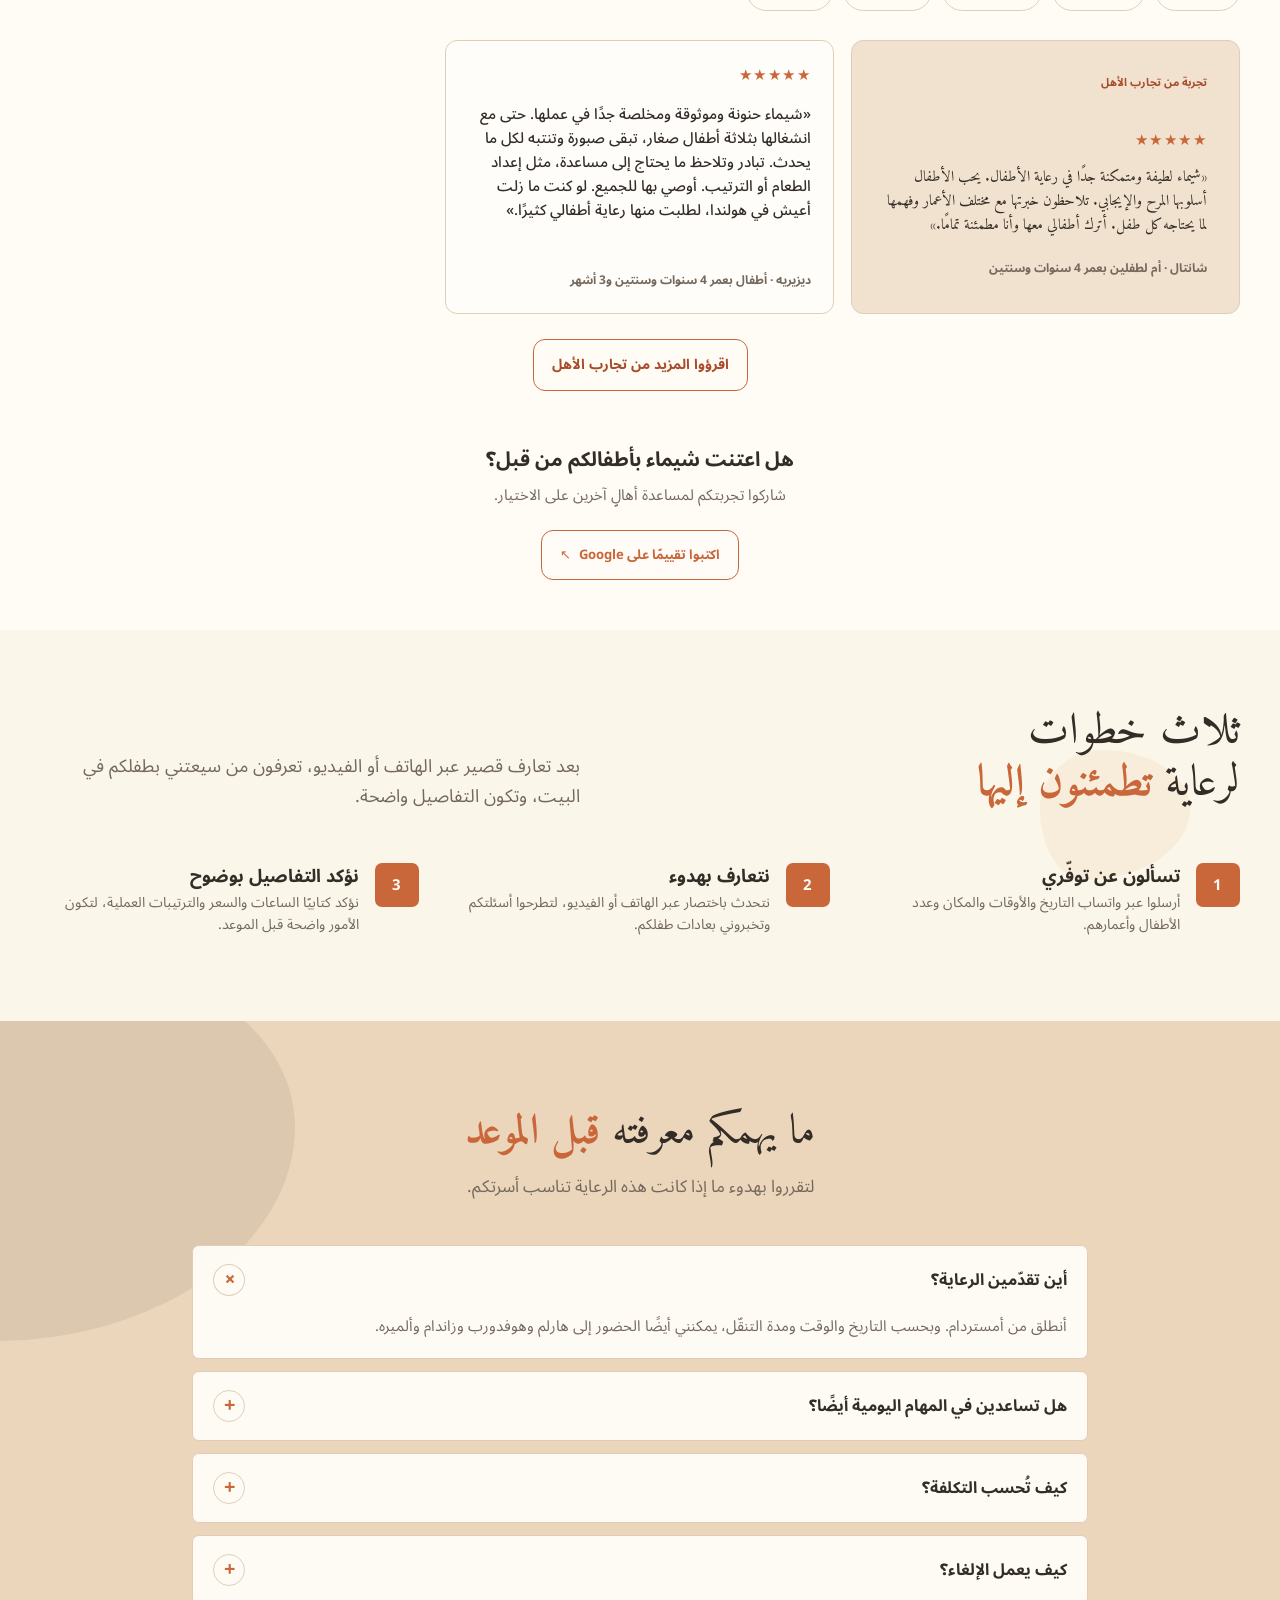
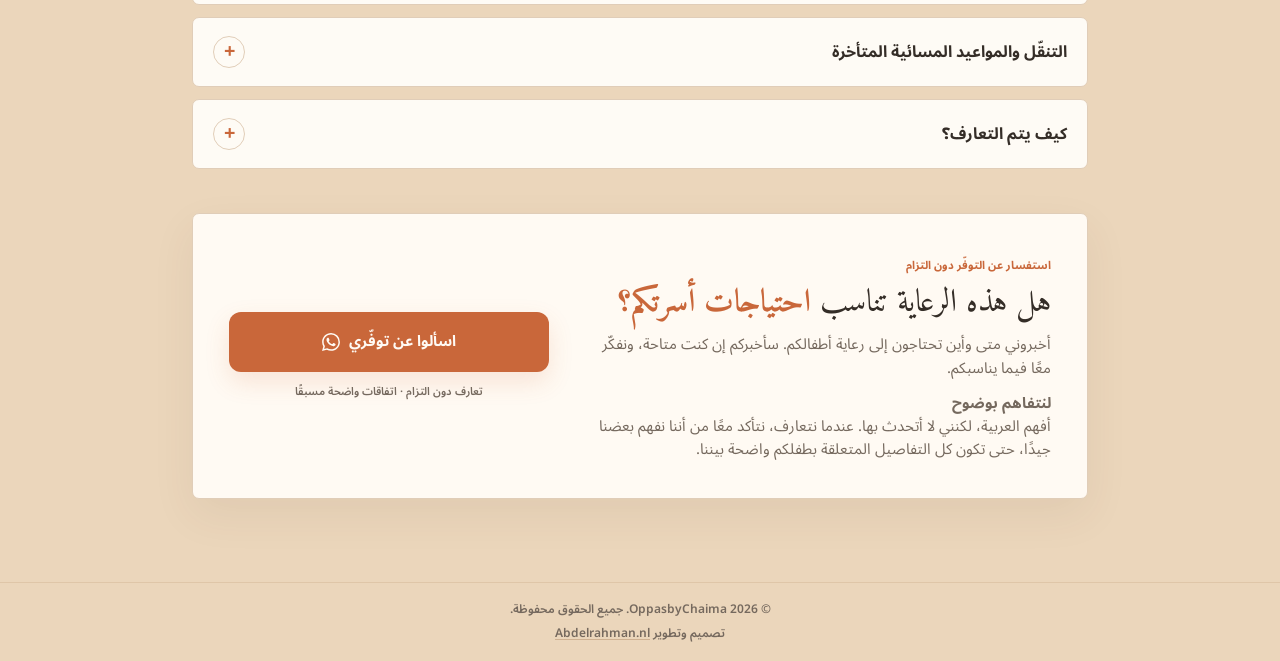
<file: ar/index.html>
<!doctype html>
<html lang="ar" dir="rtl">
  <head>
    <meta charset="utf-8">
    <meta name="viewport" content="width=device-width, initial-scale=1">
    <title>رعاية الأطفال في أمستردام وما حولها | Oppas by Chaima</title>
    <meta name="description" content="رعاية شخصية للأطفال مع شيماء في أمستردام وما حولها، من الولادة حتى 12 عامًا. خبرة عشر سنوات، واتفاقات واضحة، ومعلومات متاحة بالعربية.">
    <meta name="theme-color" content="#fff8ef">
    <meta property="og:site_name" content="Oppas by Chaima">
    <meta property="og:title" content="رعاية الأطفال في أمستردام وما حولها | Oppas by Chaima">
    <meta property="og:description" content="رعاية شخصية للأطفال مع شيماء في أمستردام وما حولها، من الولادة حتى 12 عامًا. خبرة عشر سنوات، واتفاقات واضحة، ومعلومات متاحة بالعربية.">
    <meta property="og:type" content="website">
    <meta property="og:url" content="https://oppasbychaima.nl/ar/">
    <meta property="og:locale" content="ar_AR">
    <meta property="og:locale:alternate" content="en_GB">
<meta property="og:locale:alternate" content="nl_NL">
    <meta property="og:locale:alternate" content="fr_FR">
    <meta property="og:image" content="https://oppasbychaima.nl/assets/og-chaima.jpg">
    <meta property="og:image:width" content="1200">
    <meta property="og:image:height" content="630">
    <meta property="og:image:alt" content="شيماء تعتني بالأطفال في أجواء هادئة">
    <meta name="twitter:card" content="summary_large_image">
    <link rel="alternate" hreflang="nl-NL" href="https://oppasbychaima.nl/">
<link rel="alternate" hreflang="en" href="https://oppasbychaima.nl/en/">
<link rel="alternate" hreflang="fr" href="https://oppasbychaima.nl/fr/">
<link rel="alternate" hreflang="ar" href="https://oppasbychaima.nl/ar/">
<link rel="alternate" hreflang="x-default" href="https://oppasbychaima.nl/">
<link rel="canonical" href="https://oppasbychaima.nl/ar/">
    <link rel="icon" href="/assets/favicon.svg" type="image/svg+xml" sizes="any">
    <link rel="icon" href="/assets/favicon-96.png" type="image/png" sizes="96x96">
    <link rel="apple-touch-icon" href="/assets/apple-touch-icon.png" sizes="180x180">
    <link rel="preconnect" href="https://fonts.googleapis.com">
    <link rel="preconnect" href="https://fonts.gstatic.com" crossorigin>
    <link href="https://fonts.googleapis.com/css2?family=Amiri:wght@400;700&amp;family=Noto+Sans+Arabic:wght@400;500;600;700&amp;family=Fraunces:ital,opsz,wght@0,9..144,400;0,9..144,600;1,9..144,400;1,9..144,600&amp;family=Manrope:wght@400;500;600;700&amp;display=swap" rel="stylesheet">
    <link rel="stylesheet" href="/style.css?v=20261031-prices">
    <script type="application/ld+json">
{
  "@context": "https://schema.org",
  "@graph": [
    {
      "@type": "WebSite",
      "@id": "https://oppasbychaima.nl/#website",
      "url": "https://oppasbychaima.nl/",
      "name": "Oppas by Chaima",
      "alternateName": "OppasbyChaima.nl",
      "inLanguage": [
        "nl-NL",
        "en-GB",
        "fr-FR",
        "ar"
      ]
    },
    {
      "@type": "LocalBusiness",
      "@id": "https://oppasbychaima.nl/#business",
      "url": "https://oppasbychaima.nl/",
      "name": "Oppas by Chaima",
      "description": "رعاية شخصية للأطفال مع شيماء في أمستردام وما حولها، من الولادة حتى 12 عامًا. خبرة عشر سنوات، واتفاقات واضحة، ومعلومات متاحة بالعربية.",
      "logo": "https://oppasbychaima.nl/assets/logo-lockup-v2.svg",
      "image": "https://oppasbychaima.nl/assets/og-chaima.jpg",
      "telephone": "+31648703092",
      "priceRange": "17–25 يورو للساعة",
      "founder": {
        "@id": "https://oppasbychaima.nl/#chaima"
      },
      "areaServed": [
        {
          "@type": "City",
          "name": "Amsterdam"
        },
        {
          "@type": "City",
          "name": "Haarlem"
        },
        {
          "@type": "City",
          "name": "Hoofddorp"
        },
        {
          "@type": "City",
          "name": "Zaandam"
        },
        {
          "@type": "City",
          "name": "Almere"
        }
      ],
      "contactPoint": {
        "@type": "ContactPoint",
        "telephone": "+31648703092",
        "contactType": "customer service",
        "availableLanguage": [
          "Dutch",
          "English",
          "French"
        ]
      }
    },
    {
      "@type": "Person",
      "@id": "https://oppasbychaima.nl/#chaima",
      "name": "شيماء",
      "jobTitle": "متخصصة في رعاية الأطفال",
      "knowsLanguage": [
        "nl",
        "en",
        "fr",
        "ar"
      ],
      "worksFor": {
        "@id": "https://oppasbychaima.nl/#business"
      }
    },
    {
      "@type": "WebPage",
      "@id": "https://oppasbychaima.nl/ar/#webpage",
      "url": "https://oppasbychaima.nl/ar/",
      "name": "رعاية الأطفال في أمستردام وما حولها | Oppas by Chaima",
      "description": "رعاية شخصية للأطفال مع شيماء في أمستردام وما حولها، من الولادة حتى 12 عامًا. خبرة عشر سنوات، واتفاقات واضحة، ومعلومات متاحة بالعربية.",
      "inLanguage": "ar",
      "isPartOf": {
        "@id": "https://oppasbychaima.nl/#website"
      },
      "about": {
        "@id": "https://oppasbychaima.nl/#business"
      }
    }
  ]
}
</script>
  </head>
  <body class="compact-home">
    <a class="skip-link" href="#main">انتقل إلى المحتوى</a>

    <header class="site-header" data-header>
      <nav class="nav container" aria-label="القائمة الرئيسية">
        <a class="brand" href="#top" aria-label="الصفحة الرئيسية لـ Oppas by Chaima">
          <img src="/assets/logo-lockup-v2.svg" width="166" height="38" alt="Oppas by Chaima — خبرة عشر سنوات في رعاية الأطفال">
        </a>

        <details class="language-switcher language-switcher-mobile">
          <summary aria-label="اختاروا اللغة، اللغة الحالية العربية"><svg class="language-globe" viewBox="0 0 24 24" aria-hidden="true"><circle cx="12" cy="12" r="9"></circle><path d="M3 12h18M12 3c2.4 2.5 3.6 5.5 3.6 9S14.4 18.5 12 21M12 3C9.6 5.5 8.4 8.5 8.4 12S9.6 18.5 12 21"></path></svg><span>عربي</span><svg class="language-chevron" viewBox="0 0 24 24" aria-hidden="true"><path d="m6 9 6 6 6-6"></path></svg></summary>
          <div class="language-options"><a href="/" lang="nl" hreflang="nl"><span class="language-flag" aria-hidden="true">🇳🇱</span><strong>NL</strong><span>Nederlands</span></a><a href="/en/" lang="en" hreflang="en"><span class="language-flag" aria-hidden="true">🇬🇧</span><strong>EN</strong><span>English</span></a><a href="/fr/" lang="fr" hreflang="fr"><span class="language-flag" aria-hidden="true">🇫🇷</span><strong>FR</strong><span>Français</span></a><a href="/ar/" lang="ar" hreflang="ar" aria-current="page"><span class="language-flag" aria-hidden="true">🇲🇦</span><strong>AR</strong><span>العربية</span></a></div>
        </details>

        <button class="nav-toggle" type="button" aria-expanded="false" aria-controls="nav-menu" data-nav-toggle>
          <span class="sr-only">افتح القائمة</span>
          <span></span>
          <span></span>
        </button>

        <div class="nav-menu" id="nav-menu" data-nav-menu>
          <a href="#vertrouwen">لماذا شيماء؟</a>
          <a href="#werkwijze">كيف نتفق؟</a>
          <a href="/ar/services/">الخدمات والأسعار</a>
          <a href="#vragen">أسئلتكم</a>
          <details class="language-switcher language-switcher-desktop">
            <summary aria-label="اختاروا اللغة، اللغة الحالية العربية"><svg class="language-globe" viewBox="0 0 24 24" aria-hidden="true"><circle cx="12" cy="12" r="9"></circle><path d="M3 12h18M12 3c2.4 2.5 3.6 5.5 3.6 9S14.4 18.5 12 21M12 3C9.6 5.5 8.4 8.5 8.4 12S9.6 18.5 12 21"></path></svg><span>عربي</span><svg class="language-chevron" viewBox="0 0 24 24" aria-hidden="true"><path d="m6 9 6 6 6-6"></path></svg></summary>
            <div class="language-options"><a href="/" lang="nl" hreflang="nl"><span class="language-flag" aria-hidden="true">🇳🇱</span><strong>NL</strong><span>Nederlands</span></a><a href="/en/" lang="en" hreflang="en"><span class="language-flag" aria-hidden="true">🇬🇧</span><strong>EN</strong><span>English</span></a><a href="/fr/" lang="fr" hreflang="fr"><span class="language-flag" aria-hidden="true">🇫🇷</span><strong>FR</strong><span>Français</span></a><a href="/ar/" lang="ar" hreflang="ar" aria-current="page"><span class="language-flag" aria-hidden="true">🇲🇦</span><strong>AR</strong><span>العربية</span></a></div>
          </details>
          <a class="btn btn-primary nav-cta" data-whatsapp="kennismaking" href="https://wa.me/31648703092?text=%D9%85%D8%B1%D8%AD%D8%A8%D9%8B%D8%A7%20%D8%B4%D9%8A%D9%85%D8%A7%D8%A1%D8%8C%20%D8%A3%D9%88%D8%AF%20%D8%A7%D9%84%D8%A7%D8%B3%D8%AA%D9%81%D8%B3%D8%A7%D8%B1%20%D8%B9%D9%86%20%D8%AA%D9%88%D9%81%D9%91%D8%B1%D9%83%20%D9%84%D8%B1%D8%B9%D8%A7%D9%8A%D8%A9%20%D8%A7%D9%84%D8%A3%D8%B7%D9%81%D8%A7%D9%84." target="_blank" rel="noopener">
            <span class="cta-long">اسألوا عن توفّري</span><span class="cta-short">اسألوا عن توفّري</span>
            <span class="wa-icon" aria-hidden="true"><svg viewBox="0 0 24 24" role="img" focusable="false"><path d="M17.472 14.382c-.297-.149-1.758-.867-2.03-.967-.273-.099-.471-.148-.67.15-.197.297-.767.966-.94 1.164-.173.199-.347.223-.644.074-.297-.148-1.255-.462-2.39-1.475-.883-.788-1.48-1.761-1.653-2.059-.173-.297-.018-.458.13-.606.134-.133.298-.347.446-.52.149-.174.198-.298.298-.497.099-.198.05-.372-.025-.521-.075-.148-.669-1.611-.916-2.206-.242-.579-.487-.5-.669-.51-.173-.009-.371-.011-.57-.011-.198 0-.52.074-.792.372-.272.297-1.04 1.016-1.04 2.479 0 1.463 1.065 2.875 1.213 3.074.149.198 2.095 3.2 5.076 4.487.709.306 1.262.489 1.694.626.712.227 1.36.195 1.872.118.571-.085 1.758-.719 2.006-1.413.248-.694.248-1.289.173-1.413-.074-.124-.272-.198-.57-.347m-5.421 7.403h-.004a9.87 9.87 0 0 1-5.031-1.378l-.361-.214-3.741.981.998-3.648-.235-.374a9.86 9.86 0 0 1-1.51-5.26c.001-5.45 4.436-9.884 9.888-9.884a9.821 9.821 0 0 1 6.988 2.895 9.825 9.825 0 0 1 2.897 6.988c-.003 5.45-4.437 9.884-9.889 9.884m8.413-18.297A11.815 11.815 0 0 0 12.05 0C5.495 0 .16 5.335.157 11.892c0 2.096.547 4.142 1.588 5.945L.057 24l6.305-1.654a11.882 11.882 0 0 0 5.683 1.448h.005c6.554 0 11.89-5.335 11.893-11.893a11.821 11.821 0 0 0-3.48-8.413Z"/></svg></span>
          </a>
        </div>
      </nav>
    </header>

    <main id="main">
      <section class="hero animate-section" id="top" aria-labelledby="hero-title">
        <div class="hero-pattern organic-bg-blob" aria-hidden="true"></div>
        <div class="container hero-grid">
          <div class="hero-content">
            <div class="hero-message"><p class="hero-kicker reveal-item">رعاية الأطفال في المنزل · أمستردام وما حولها</p>
              <h1 class="hero-title reveal-item" id="hero-title"><span class="highlight-word">رعاية هادئة</span> للأطفال في منزلكم، <span class="no-wrap">من الولادة حتى 12 عامًا</span></h1>
              <p class="hero-lead reveal-item">أنا شيماء، مؤهلة في رعاية الأطفال وأم لطفلين، وأعمل مع الأطفال منذ عشر سنوات. أراعي عادات طفلكم وإيقاع يومه وأطلعكم على أخباره، لتخرجوا وأنتم مطمئنون.</p>
            </div>
            <div class="hero-actions reveal-item" aria-label="التواصل والتفاصيل">
              <a class="btn btn-primary" data-whatsapp="kennismaking" href="https://wa.me/31648703092?text=%D9%85%D8%B1%D8%AD%D8%A8%D9%8B%D8%A7%20%D8%B4%D9%8A%D9%85%D8%A7%D8%A1%D8%8C%20%D8%A3%D9%88%D8%AF%20%D8%A7%D9%84%D8%A7%D8%B3%D8%AA%D9%81%D8%B3%D8%A7%D8%B1%20%D8%B9%D9%86%20%D8%AA%D9%88%D9%81%D9%91%D8%B1%D9%83%20%D9%84%D8%B1%D8%B9%D8%A7%D9%8A%D8%A9%20%D8%A7%D9%84%D8%A3%D8%B7%D9%81%D8%A7%D9%84." target="_blank" rel="noopener">لنتعارف عبر واتساب <span class="wa-icon" aria-hidden="true"><svg viewBox="0 0 24 24" role="img" focusable="false"><path d="M17.472 14.382c-.297-.149-1.758-.867-2.03-.967-.273-.099-.471-.148-.67.15-.197.297-.767.966-.94 1.164-.173.199-.347.223-.644.074-.297-.148-1.255-.462-2.39-1.475-.883-.788-1.48-1.761-1.653-2.059-.173-.297-.018-.458.13-.606.134-.133.298-.347.446-.52.149-.174.198-.298.298-.497.099-.198.05-.372-.025-.521-.075-.148-.669-1.611-.916-2.206-.242-.579-.487-.5-.669-.51-.173-.009-.371-.011-.57-.011-.198 0-.52.074-.792.372-.272.297-1.04 1.016-1.04 2.479 0 1.463 1.065 2.875 1.213 3.074.149.198 2.095 3.2 5.076 4.487.709.306 1.262.489 1.694.626.712.227 1.36.195 1.872.118.571-.085 1.758-.719 2.006-1.413.248-.694.248-1.289.173-1.413-.074-.124-.272-.198-.57-.347m-5.421 7.403h-.004a9.87 9.87 0 0 1-5.031-1.378l-.361-.214-3.741.981.998-3.648-.235-.374a9.86 9.86 0 0 1-1.51-5.26c.001-5.45 4.436-9.884 9.888-9.884a9.821 9.821 0 0 1 6.988 2.895 9.825 9.825 0 0 1 2.897 6.988c-.003 5.45-4.437 9.884-9.889 9.884m8.413-18.297A11.815 11.815 0 0 0 12.05 0C5.495 0 .16 5.335.157 11.892c0 2.096.547 4.142 1.588 5.945L.057 24l6.305-1.654a11.882 11.882 0 0 0 5.683 1.448h.005c6.554 0 11.89-5.335 11.893-11.893a11.821 11.821 0 0 0-3.48-8.413Z"/></svg></span></a>
              <a class="btn btn-secondary hero-secondary" href="#werkwijze">تعرّفوا على الخطوات <span class="arrow-icon" aria-hidden="true">←</span></a>
            </div>
            <p class="hero-rate-link reveal-item"><a href="/ar/services/">رعاية الأطفال في المنزل ابتداءً من 17 يورو للساعة <span aria-hidden="true">·</span> الأسعار <span aria-hidden="true">←</span></a></p>
            <ul class="hero-assurances reveal-item" aria-label="ما يمكنكم توقعه"><li>مؤهلة في رعاية الأطفال</li><li>خبرة عشر سنوات</li><li>أخبار طفلكم أولًا بأول</li></ul>
          </div>
          <figure class="hero-visual reveal-item"><img src="/assets/hero-transparent.webp" width="1260" height="954" alt="رسم لشيماء وهي تعتني بطفلين في المنزل" fetchpriority="high"></figure>
        </div>
      </section>












      <section class="trust section animate-section" id="vertrouwen" aria-labelledby="trust-title">
        <div class="container">
          <div class="section-heading center reveal-item"><h2 id="trust-title">راحة بال لكم، <span class="text-accent">واهتمام</span> بطفلكم</h2><p class="mobile-only">يحافظ طفلكم على روتينه المألوف في البيت، وتبقون على اطلاع بأخباره أثناء الرعاية وبعدها.</p></div>
          <div class="card-grid three">
            <article class="trust-card interactive-card reveal-item"><span class="icon-chip dot-peach" aria-hidden="true"></span><h3>روتين البيت يبقى مألوفًا</h3><p>أحافظ على ما اعتاده طفلكم: الشعور بالأمان والوجوه المألوفة والعادات اليومية.</p></article>
            <article class="trust-card interactive-card reveal-item"><span class="icon-chip dot-gold" aria-hidden="true"></span><h3>تبقون على تواصل</h3><p>أنشئ مجموعة واتساب مع الوالدين، وأشارك فيها أخبارًا قصيرة عن الطفل أثناء الرعاية وبعدها.</p></article>
            <article class="trust-card interactive-card reveal-item"><span class="icon-chip dot-rose" aria-hidden="true"></span><h3><span class="desktop-label">مساعدة تخفّف عنكم تفاصيل اليوم</span><span class="mobile-label">مساعدة في تفاصيل اليوم</span></h3><p>أرتّب مسبقًا لما يحتاجه طفلكم من طعام ولعب ونوم، بما يناسب أسلوب حياتكم في البيت.</p></article>
          </div>
        </div>
      </section>

<section class="section services-overview" id="diensten" aria-labelledby="services-title">
<div class="container">
<div class="services-heading">
<p class="service-eyebrow">الخدمات والأسعار</p>
<h2 id="services-title">متى تحتاجون إلى رعاية لطفلكم؟</h2>
<p>خروج في المساء، أو مناسبة خاصة، أو تغيير مفاجئ في الخطط. أخبروني بما تحتاجه أسرتكم، لنرى معًا كيف يمكنني مساعدتكم.</p>
</div>
<div class="services-grid">
<article class="service-card">
<span class="service-icon" aria-hidden="true"><svg viewBox="0 0 24 24" fill="none" stroke="currentColor" stroke-width="1.5" stroke-linecap="round" stroke-linejoin="round" focusable="false"><path d="m3 10 9-7 9 7M5 9v11h14V9M9 20v-7h6v7"/></svg></span>
<h3>رعاية الأطفال في المنزل</h3>
<p>لديكم موعد نهارًا أو ترغبون في الخروج مساءً؟ أعتني بأطفالكم أيضًا خلال إقامتكم هنا للعمل أو لقضاء العطلة.</p>
<a class="service-link" href="/ar/services/#thuis">تعرّفوا على رعاية الأطفال في المنزل <span aria-hidden="true">←</span>
</a>
</article>
<article class="service-card">
<span class="service-icon" aria-hidden="true"><svg viewBox="0 0 24 24" fill="none" stroke="currentColor" stroke-width="1.5" stroke-linecap="round" stroke-linejoin="round" focusable="false"><path d="m9 3 1.8 5.2L16 10l-5.2 1.8L9 17l-1.8-5.2L2 10l5.2-1.8L9 3ZM19 13l1.2 3.8L24 18l-3.8 1.2L19 23l-1.2-3.8L14 18l3.8-1.2L19 13Z" transform="translate(0 -1) scale(.95)"/></svg></span>
<h3>رعاية الأطفال أثناء المناسبات</h3>
<p>هل سيحضر الأطفال معكم حفل زفاف أو مناسبة عائلية؟ أرافقهم في المكان، وأهتم براحتهم والعناية بهم خلال اليوم.</p>
<a class="service-link" href="/ar/services/#gelegenheden">تعرّفوا على الرعاية أثناء المناسبات <span aria-hidden="true">←</span>
</a>
</article>
<article class="service-card">
<span class="service-icon" aria-hidden="true"><svg viewBox="0 0 24 24" fill="none" stroke="currentColor" stroke-width="1.5" stroke-linecap="round" stroke-linejoin="round" focusable="false"><circle cx="12" cy="12" r="9"/><path d="M12 7v5l3 2"/></svg></span>
<h3>رعاية غير متوقّعة</h3>
<p>اعتذرت جليسة أطفالكم أو تغيّرت خططكم فجأة؟ أخبروني بالوقت والمكان، وسأرى إن كنت متاحة للمساعدة.</p>
<a class="service-link" href="/ar/services/#onverwacht">تعرّفوا على الرعاية غير المتوقّعة <span aria-hidden="true">←</span>
</a>
</article>
<article class="service-card">
<span class="service-icon" aria-hidden="true"><svg viewBox="0 0 24 24" fill="none" stroke="currentColor" stroke-width="1.5" stroke-linecap="round" stroke-linejoin="round" focusable="false"><path d="M12 7C9 1 2 3 3 9c.5 3 5 6.5 9 9 1.1-.7 2.2-1.5 3.2-2.3M12 7c2.3-4.6 7-4.5 8.6-1.4"/><path d="M18 12c-2-3.3-5.5-1-4 1.7.6 1.1 2.1 2.4 4 3.6 1.9-1.2 3.4-2.5 4-3.6 1.5-2.7-2-5-4-1.7Z"/></svg></span>
<h3>حول قدوم مولود جديد</h3>
<p>رعاية الإخوة الأكبر أثناء الولادة، أو مساعدة إضافية في شؤون الأطفال بعد الأسبوع الأول من ولادة المولود.</p>
<a class="service-link" href="/ar/services/#geboorte">تعرّفوا على الدعم حول قدوم مولود جديد <span aria-hidden="true">←</span>
</a>
</article>
</div>
<div class="services-footer">
<p>مدة كل موعد لا تقل عن 3 ساعات.<br>وتُضاف تكلفة تنقّل ثابتة قدرها 10 يورو لكل حجز.</p>
<a class="btn btn-primary" data-whatsapp="kennismaking" href="https://wa.me/31648703092?text=%D9%85%D8%B1%D8%AD%D8%A8%D9%8B%D8%A7%20%D8%B4%D9%8A%D9%85%D8%A7%D8%A1%D8%8C%20%D8%A3%D9%88%D8%AF%20%D8%A7%D9%84%D8%A7%D8%B3%D8%AA%D9%81%D8%B3%D8%A7%D8%B1%20%D8%B9%D9%86%20%D8%AA%D9%88%D9%81%D9%91%D8%B1%D9%83%20%D9%84%D8%B1%D8%B9%D8%A7%D9%8A%D8%A9%20%D8%A7%D9%84%D8%A3%D8%B7%D9%81%D8%A7%D9%84.">اسألوا عن توفّري</a>
</div>
</div>
</section>

<section class="about section animate-section" id="over-chaima" aria-labelledby="about-title">
        <div class="about-shape about-shape-top organic-bg-blob" aria-hidden="true"></div><div class="about-shape about-shape-bottom organic-bg-blob" aria-hidden="true"></div>
        <div class="container">
          <header class="about-heading reveal-item"><p class="eyebrow">اهتمام بأسرتكم</p><h2 id="about-title">خبرة تلمسون أثرها <span class="text-accent">في تفاصيل</span> البيت</h2><p class="about-intro">أراعي عمر طفلكم وشخصيته وعادات أسرتكم. أنا شيماء، عمري 25 عامًا، وُلدت ونشأت في أمستردام.</p></header>
          <div class="about-story reveal-item">
            <div class="about-media">
              <div class="about-image"><img src="/assets/over-mij.webp" width="1400" height="1050" alt="رسم لشيماء تقرأ مع طفلين في المنزل" loading="lazy"></div>

            </div>
            <div class="about-copy">
              <p class="eyebrow"><span class="desktop-label">ما الذي تضيفه خبرتي لأسرتكم؟</span><span class="mobile-label">ما تلمسونه في البيت</span></p>
              <h3>اهتمام يناسب طفلكم، مع <span class="text-accent">هدوء</span> ونظام ودفء في البيت.</h3>
              <p class="experience-lead">يساعدني تأهيلي وخبرتي في CompaNanny والحضانات ومرافق ما قبل المدرسة والرعاية بعد الدوام على فهم احتياجات طفلكم. أستلهم من مونتيسوري وبيكلر إتاحة المجال للطفل ليكتشف بنفسه، مع احترام وتيرته الخاصة.</p>
              <div class="about-extra" id="about-extra-ar">
                <p>وعندما يحتاج طفل إلى دعم إضافي، أبدأ بما يساعده فعلًا. خلال عملي في مركز نهاري متخصص، رافقت أطفالًا لديهم متلازمة داون أو توحّد أو اضطرابات في تطور اللغة. علّمتني تلك التجربة ملاحظة احتياجات كل طفل وتكييف أسلوبي معه بعناية.</p>


              </div>
              <button class="about-toggle" type="button" aria-expanded="false" aria-controls="about-extra-ar" data-more-label="اقرؤوا كيف تساعد خبرتي أسرتكم" data-less-label="عرض أقل">اقرؤوا كيف تساعد خبرتي أسرتكم</button>
              <ul class="identity-list" aria-label="لمحة عن شيماء"><li>وُلدت ونشأت في أمستردام</li><li>أم لطفلين صغيرين</li><li>تواصل واضح وصريح</li></ul><ol class="experience-path" aria-label="خبرتي في ثلاث محطات">
                <li><span aria-hidden="true">1</span><div><strong>أساس تربوي</strong><small>CompaNanny · منهجا مونتيسوري وبيكلر</small></div></li>
                <li><span aria-hidden="true">2</span><div><strong>خبرة متنوعة في رعاية الأطفال</strong><small>الحضانة · ما قبل المدرسة · الرعاية بعد المدرسة</small></div></li>
                <li><span aria-hidden="true">3</span><div><strong>دعم متخصص</strong><small>مركز نهاري متخصص</small></div></li>
              </ol>
            </div>
          </div>
        </div>
      </section>

<section class="reviews section animate-section" id="reviews" aria-labelledby="reviews-title">
        <div class="container reviews-heading"><h2 class="reveal-item" id="reviews-title">تجارب الأهل مع الرعاية <span class="text-accent">في المنزل</span></h2></div>
        <div class="container rating-row reveal-item" aria-label="تقييم الأهل لجوانب الرعاية"><span>الالتزام <strong>5/5</strong></span><span>التواصل <strong>5/5</strong></span><span>راحة البال <strong>5/5</strong></span><span>التفاعل <strong>5/5</strong></span><span>المرونة <strong>5/5</strong></span></div>
        <div class="container review-grid" id="review-grid-ar" aria-label="تجارب الأهل">
          <article class="review-card review-preview review-featured  interactive-card reveal-item"><span class="review-label">تجربة من تجارب الأهل</span><span class="stars" aria-label="5 من 5 نجوم">★★★★★</span><p>«شيماء لطيفة ومتمكنة جدًا في رعاية الأطفال. يحب الأطفال أسلوبها المرح والإيجابي. تلاحظون خبرتها مع مختلف الأعمار وفهمها لما يحتاجه كل طفل. أترك أطفالي معها وأنا مطمئنة تمامًا.»</p><small>شانتال · أم لطفلين بعمر 4 سنوات وسنتين</small></article>
          <article class="review-card interactive-card reveal-item"><span class="stars" aria-label="5 من 5 نجوم">★★★★★</span><p>«رائعة فعلًا. تختار أنشطة ممتعة للأطفال، وتشارك أخبارهم من تلقاء نفسها، بل كانت قد بدأت التحضير للعشاء أيضًا.»</p><small>13 يوليو 2026 · طفلان بعمر سنة ونصف و3 سنوات</small></article>
          <article class="review-card interactive-card reveal-item"><span class="stars" aria-label="5 من 5 نجوم">★★★★★</span><p>«حنونة جدًا مع الأطفال. لديها خبرة كبيرة وتجيد التواصل.»</p><small>12 يوليو 2026 · طفلان بعمر 5 أشهر و3 سنوات</small></article>
          <article class="review-card interactive-card reveal-item"><span class="stars" aria-label="5 من 5 نجوم">★★★★★</span><p>«سار كل شيء بشكل ممتاز. كانت شيماء حنونة جدًا مع ابنتنا، وغسلت الملابس أيضًا من دون أن نطلب منها.»</p><small>10 يوليو 2026 · طفلة بعمر سنة</small></article>
          <article class="review-card interactive-card reveal-item"><span class="stars" aria-label="5 من 5 نجوم">★★★★★</span><p>«رائعة وذات خبرة مع الرضّع الصغار. كانت متعاونة جدًا وساعدت في شؤون البيت أيضًا.»</p><small>18 يونيو 2026 · طفل بعمر 5 أشهر</small></article>
          <article class="review-card interactive-card reveal-item"><span class="stars" aria-label="5 من 5 نجوم">★★★★★</span><p>«جليسة أطفال لطيفة. استمتعت ابنتنا بوقتها معها.»</p><small>13 يونيو 2026 · طفلة بعمر 6 سنوات</small></article>
          <article class="review-card interactive-card reveal-item"><span class="stars" aria-label="5 من 5 نجوم">★★★★★</span><p>«استمتع أطفالنا كثيرًا مع شيماء. وساعدت في البيت من تلقاء نفسها أيضًا. نوصي بها بكل سرور.»</p><small>30 يونيو 2026 · طفلان بعمر سنتين و6 سنوات</small></article>
          <article class="review-card interactive-card reveal-item"><span class="stars" aria-label="5 من 5 نجوم">★★★★★</span><p>«شعر ابننا بالراحة معها منذ البداية. أكلوا ولعبوا وقرؤوا القصص معًا، وكان وقت النوم هادئًا وسلسًا.»</p><small>18 نوفمبر 2023 · طفل بعمر 7 سنوات</small></article>
          <article class="review-card review-preview  interactive-card reveal-item"><span class="stars" aria-label="5 من 5 نجوم">★★★★★</span><p>«شيماء حنونة وموثوقة ومخلصة جدًا في عملها. حتى مع انشغالها بثلاثة أطفال صغار، تبقى صبورة وتنتبه لكل ما يحدث. تبادر وتلاحظ ما يحتاج إلى مساعدة، مثل إعداد الطعام أو الترتيب. أوصي بها للجميع. لو كنت ما زلت أعيش في هولندا، لطلبت منها رعاية أطفالي كثيرًا.»</p><small>ديزيريه · أطفال بعمر 4 سنوات وسنتين و3 أشهر</small></article>
          <article class="review-card review-preview  interactive-card reveal-item"><span class="stars" aria-label="5 من 5 نجوم">★★★★★</span><p>«وجدت شيماء دافئة وحنونة جدًا. لديها خبرة ومرونة، واعتنت بولديّ كثيرًا منذ أن كانا رضيعين. يحبّانها، وكنت أتركهما معها براحة بال. والآن بعد دخولهما المدرسة، لم نعد نحتاج إلى جليسة بالقدر نفسه، لكنني أوصي بها من القلب وأثق بها دائمًا مع أطفالي.»</p><small>ياسمين · أم لولدين · بدأت رعايتهما بعمر 8 أشهر و3 سنوات ونصف</small></article>
          <article class="review-card interactive-card reveal-item"><span class="stars" aria-label="5 من 5 نجوم">★★★★★</span><p>«كانت شيماء رائعة! كانت هذه المرة الثانية فقط التي نستعين فيها بجليسة أطفال، لذلك كنا متوترين قليلًا. شيماء تعرف ما تفعله ولديها خبرة كبيرة، وهي لطيفة وتجيد التواصل. نوصي بها بشدة!»</p><small>21 يوليو 2026 · طفل بعمر 5 أشهر</small></article>
        </div>
        <div class="container reviews-toggle-row"><button class="reviews-toggle" type="button" aria-expanded="false" aria-controls="review-grid-ar" data-more-label="اقرؤوا المزيد من تجارب الأهل" data-less-label="عرض تجارب أقل">اقرؤوا المزيد من تجارب الأهل</button></div>
              <div class="container review-invite">
          <h3>هل اعتنت شيماء بأطفالكم من قبل؟</h3>
          <p>شاركوا تجربتكم لمساعدة أهالٍ آخرين على الاختيار.</p>
          <a class="btn btn-secondary review-invite-link" href="https://g.page/r/CfDLBFFsI1FAEBM/review" target="_blank" rel="noopener noreferrer">اكتبوا تقييمًا على Google <span aria-hidden="true">↖</span></a>
        </div>
      </section>

<section class="process section animate-section" id="werkwijze" aria-labelledby="process-title">
        <div class="process-orb organic-bg-blob" aria-hidden="true"></div>
        <div class="container split-heading"><h2 class="reveal-item" id="process-title">ثلاث خطوات لرعاية <span class="text-accent">تطمئنون إليها</span></h2><p class="section-note handwritten reveal-item">بعد تعارف قصير عبر الهاتف أو الفيديو، تعرفون من سيعتني بطفلكم في البيت، وتكون التفاصيل واضحة.</p></div>
        <div class="container process-grid">
          <article class="step-card reveal-item"><span>1</span><div><h3>تسألون عن توفّري</h3><p>أرسلوا عبر واتساب التاريخ والأوقات والمكان وعدد الأطفال وأعمارهم.</p></div></article>
          <article class="step-card reveal-item"><span>2</span><div><h3>نتعارف بهدوء</h3><p>نتحدث باختصار عبر الهاتف أو الفيديو، لتطرحوا أسئلتكم وتخبروني بعادات طفلكم.</p></div></article>
          <article class="step-card reveal-item"><span>3</span><div><h3>نؤكد التفاصيل بوضوح</h3><p>نؤكد كتابيًا الساعات والسعر والترتيبات العملية، لتكون الأمور واضحة قبل الموعد.</p></div></article>

        </div>
      </section>

<section class="faq section animate-section" id="vragen" aria-labelledby="faq-title">
        <div class="faq-shape organic-bg-blob" aria-hidden="true"></div>
        <div class="container">
          <div class="section-heading center reveal-item"><h2 id="faq-title">ما يهمكم معرفته <span class="text-accent">قبل الموعد</span></h2><p>لتقرروا بهدوء ما إذا كانت هذه الرعاية تناسب أسرتكم.</p></div>
          <div class="faq-list reveal-item">
            <article class="faq-item is-open"><button class="faq-header" type="button" aria-expanded="true" aria-controls="faq-answer-1"><span>أين تقدّمين الرعاية؟</span><span class="faq-icon" aria-hidden="true">+</span></button><div class="faq-content" id="faq-answer-1"><p>أنطلق من أمستردام. وبحسب التاريخ والوقت ومدة التنقّل، يمكنني أيضًا الحضور إلى هارلم وهوفدورب وزاندام وألميره.</p></div></article>
            <article class="faq-item"><button class="faq-header" type="button" aria-expanded="false" aria-controls="faq-answer-2"><span>هل تساعدين في المهام اليومية أيضًا؟</span><span class="faq-icon" aria-hidden="true">+</span></button><div class="faq-content" id="faq-answer-2"><p>نعم، في المهام المتعلقة بالأطفال، مثل إعداد طعامهم وترتيب ألعابهم وغسل ملابسهم. ويمكن الاتفاق على الطبخ أيضًا.</p></div></article>
            <article class="faq-item"><button class="faq-header" type="button" aria-expanded="false" aria-controls="faq-answer-3"><span>كيف تُحسب التكلفة؟</span><span class="faq-icon" aria-hidden="true">+</span></button><div class="faq-content" id="faq-answer-3"><p>الأسعار بالساعة، والحد الأدنى لكل موعد 3 ساعات. الرعاية المنزلية المتفق عليها مسبقًا بسعر 17 يورو للساعة، والرعاية المطلوبة في آخر لحظة بسعر 18 يورو للساعة. أما الرعاية أثناء المناسبات، والدعم في ظرف عائلي طارئ، والدعم حول قدوم مولود جديد فسعرها 25 يورو للساعة.<br><a class="service-link" href="/ar/services/">الخدمات والأسعار ←</a></p></div></article>
<article class="faq-item">
<button class="faq-header" type="button" aria-expanded="false" aria-controls="faq-answer-cancel">
<span>كيف يعمل الإلغاء؟</span>
<span class="faq-icon" aria-hidden="true">+</span>
</button>
<div class="faq-content" id="faq-answer-cancel">
<p>يمكنكم إلغاء الموعد مجانًا حتى ساعة قبل وقت البدء المتفق عليه. وإذا ألغيتم خلال الساعة الأخيرة، تدفعون قيمة ساعة واحدة بالسعر المتفق عليه، بدلًا من تكلفة الموعد كاملًا. وإذا اضطررت أنا للإلغاء خلال الساعة الأخيرة، أهديكم الساعة الأولى من موعدكم القادم، بشرط أن تزيد مدته على 4 ساعات.</p>
</div>
</article><article class="faq-item">
<button class="faq-header" type="button" aria-expanded="false" aria-controls="faq-answer-travel">
<span>التنقّل والمواعيد المسائية المتأخرة</span>
<span class="faq-icon" aria-hidden="true">+</span>
</button>
<div class="faq-content" id="faq-answer-travel">
<p>رسوم التنقّل 10 يورو لكل موعد، وتشمل الذهاب والعودة ضمن نطاق عملي المعتاد. وإذا انتهى الموعد في الساعة 23:00 أو بعدها، تتكفلون أيضًا بتكلفة سيارة أجرة لعودتي إلى المنزل، بالإضافة إلى رسوم التنقّل. وهذا شرط لهذه المواعيد نتفق عليه مسبقًا. وللمواقع خارج النطاق المعتاد، أؤكد تكلفة التنقّل قبل الموعد.</p>
</div>
</article>            <article class="faq-item"><button class="faq-header" type="button" aria-expanded="false" aria-controls="faq-answer-4"><span>كيف يتم التعارف؟</span><span class="faq-icon" aria-hidden="true">+</span></button><div class="faq-content" id="faq-answer-4"><p>نتحدث قليلًا عبر الهاتف أو الفيديو. يمكنكم طرح أسئلتكم، ونتحدث عن روتين أسرتكم، لتعرفوا مسبقًا من سيعتني بطفلكم في البيت.</p></div></article>
          </div>
          <div class="final-card reveal-item" id="contact">
            <div class="final-card-copy"><span class="eyebrow">استفسار عن التوفّر دون التزام</span><h3>هل هذه الرعاية تناسب <span class="text-accent">احتياجات أسرتكم؟</span></h3><p>أخبروني متى وأين تحتاجون إلى رعاية أطفالكم. سأخبركم إن كنت متاحة، ونفكّر معًا فيما يناسبكم.</p><p><strong>لنتفاهم بوضوح</strong><br>أفهم العربية، لكنني لا أتحدث بها. عندما نتعارف، نتأكد معًا من أننا نفهم بعضنا جيدًا، حتى تكون كل التفاصيل المتعلقة بطفلكم واضحة بيننا.</p></div>
            <div class="final-card-action"><a class="btn btn-primary" data-whatsapp="kennismaking" href="https://wa.me/31648703092?text=%D9%85%D8%B1%D8%AD%D8%A8%D9%8B%D8%A7%20%D8%B4%D9%8A%D9%85%D8%A7%D8%A1%D8%8C%20%D8%A3%D9%88%D8%AF%20%D8%A7%D9%84%D8%A7%D8%B3%D8%AA%D9%81%D8%B3%D8%A7%D8%B1%20%D8%B9%D9%86%20%D8%AA%D9%88%D9%81%D9%91%D8%B1%D9%83%20%D9%84%D8%B1%D8%B9%D8%A7%D9%8A%D8%A9%20%D8%A7%D9%84%D8%A3%D8%B7%D9%81%D8%A7%D9%84." target="_blank" rel="noopener">اسألوا عن توفّري <span class="wa-icon" aria-hidden="true"><svg viewBox="0 0 24 24" role="img" focusable="false"><path d="M17.472 14.382c-.297-.149-1.758-.867-2.03-.967-.273-.099-.471-.148-.67.15-.197.297-.767.966-.94 1.164-.173.199-.347.223-.644.074-.297-.148-1.255-.462-2.39-1.475-.883-.788-1.48-1.761-1.653-2.059-.173-.297-.018-.458.13-.606.134-.133.298-.347.446-.52.149-.174.198-.298.298-.497.099-.198.05-.372-.025-.521-.075-.148-.669-1.611-.916-2.206-.242-.579-.487-.5-.669-.51-.173-.009-.371-.011-.57-.011-.198 0-.52.074-.792.372-.272.297-1.04 1.016-1.04 2.479 0 1.463 1.065 2.875 1.213 3.074.149.198 2.095 3.2 5.076 4.487.709.306 1.262.489 1.694.626.712.227 1.36.195 1.872.118.571-.085 1.758-.719 2.006-1.413.248-.694.248-1.289.173-1.413-.074-.124-.272-.198-.57-.347m-5.421 7.403h-.004a9.87 9.87 0 0 1-5.031-1.378l-.361-.214-3.741.981.998-3.648-.235-.374a9.86 9.86 0 0 1-1.51-5.26c.001-5.45 4.436-9.884 9.888-9.884a9.821 9.821 0 0 1 6.988 2.895 9.825 9.825 0 0 1 2.897 6.988c-.003 5.45-4.437 9.884-9.889 9.884m8.413-18.297A11.815 11.815 0 0 0 12.05 0C5.495 0 .16 5.335.157 11.892c0 2.096.547 4.142 1.588 5.945L.057 24l6.305-1.654a11.882 11.882 0 0 0 5.683 1.448h.005c6.554 0 11.89-5.335 11.893-11.893a11.821 11.821 0 0 0-3.48-8.413Z"/></svg></span></a><small>تعارف دون التزام · اتفاقات واضحة مسبقًا</small></div>
          </div>
        </div>
      </section>
    </main>

    <footer class="site-footer">
      <div class="container">
        <small>© 2026 OppasbyChaima. جميع الحقوق محفوظة.</small>
        <small class="site-credit">تصميم وتطوير <a href="https://abdelrahman.nl/" target="_blank" rel="noopener">Abdelrahman.nl</a></small>
      </div>
    </footer>
    <script src="/script.js?v=20261031-moments-bento" defer></script>
  </body>
</html>
</file>
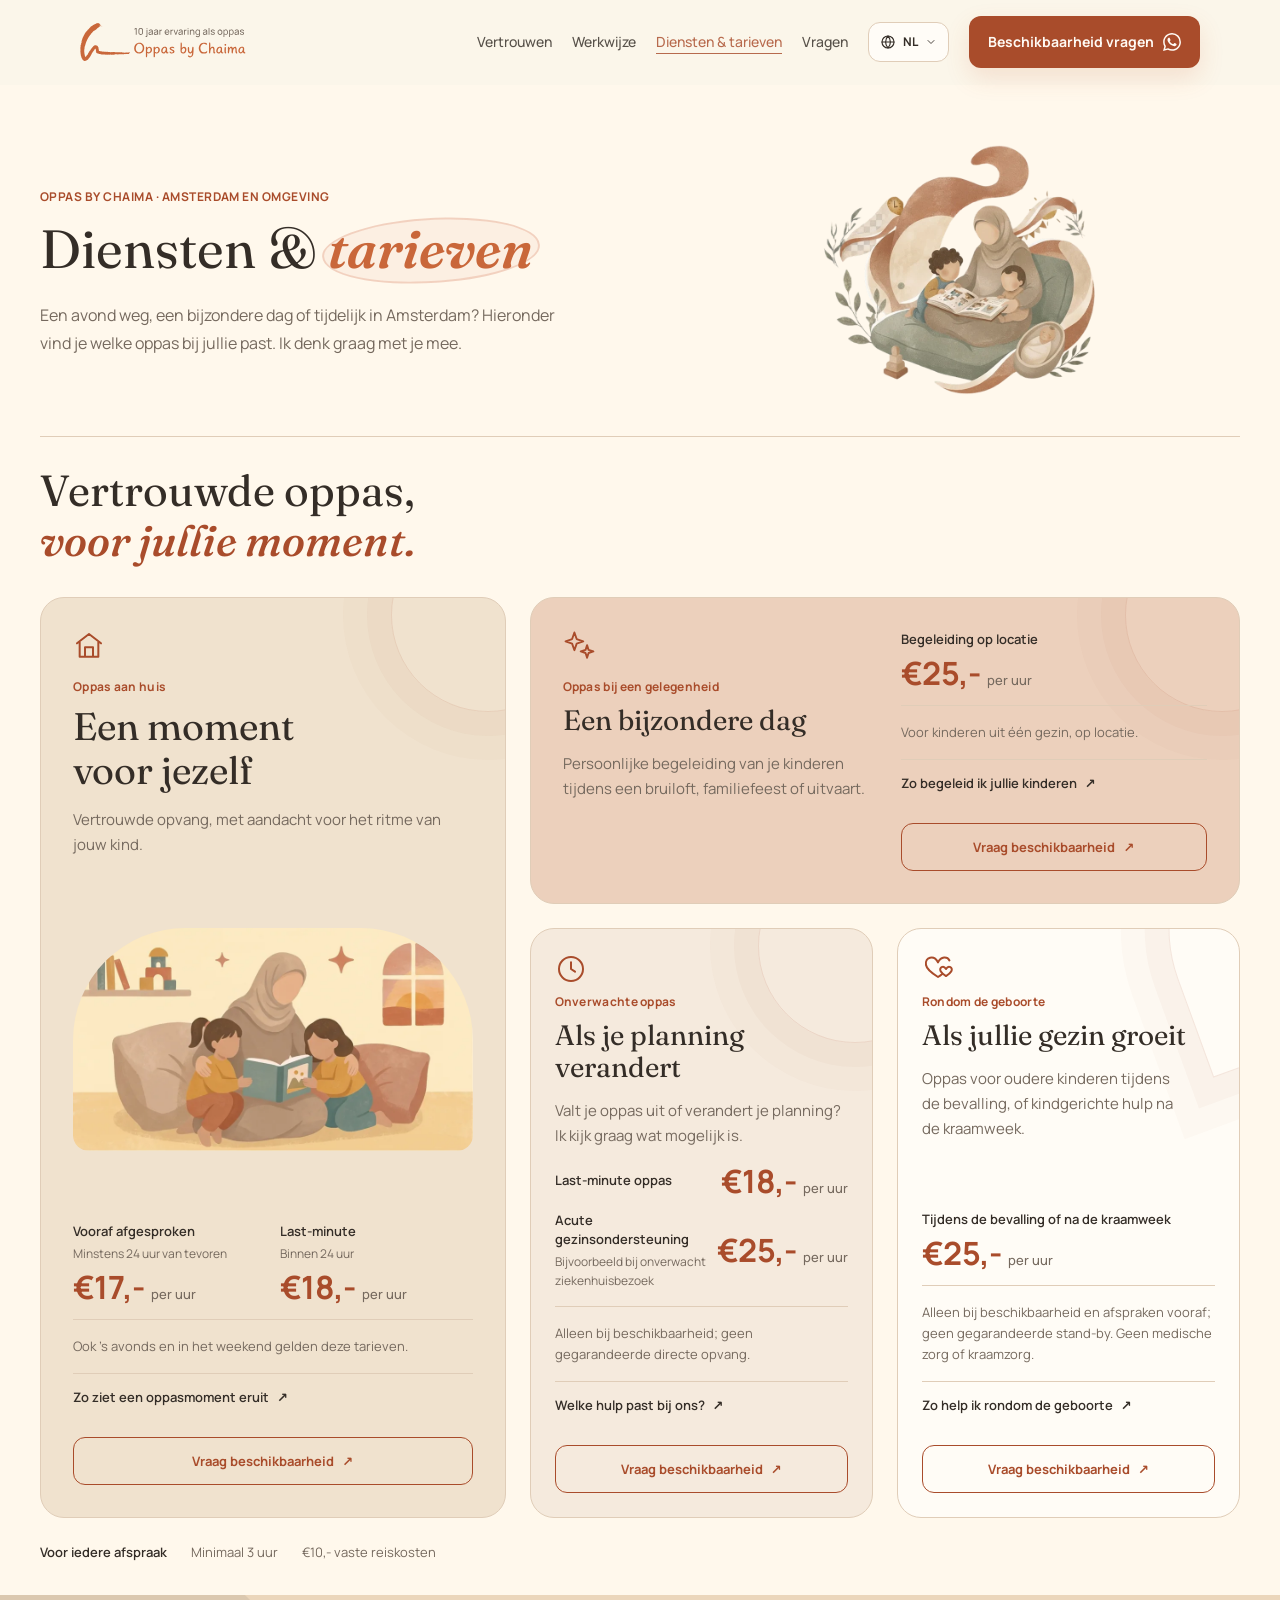
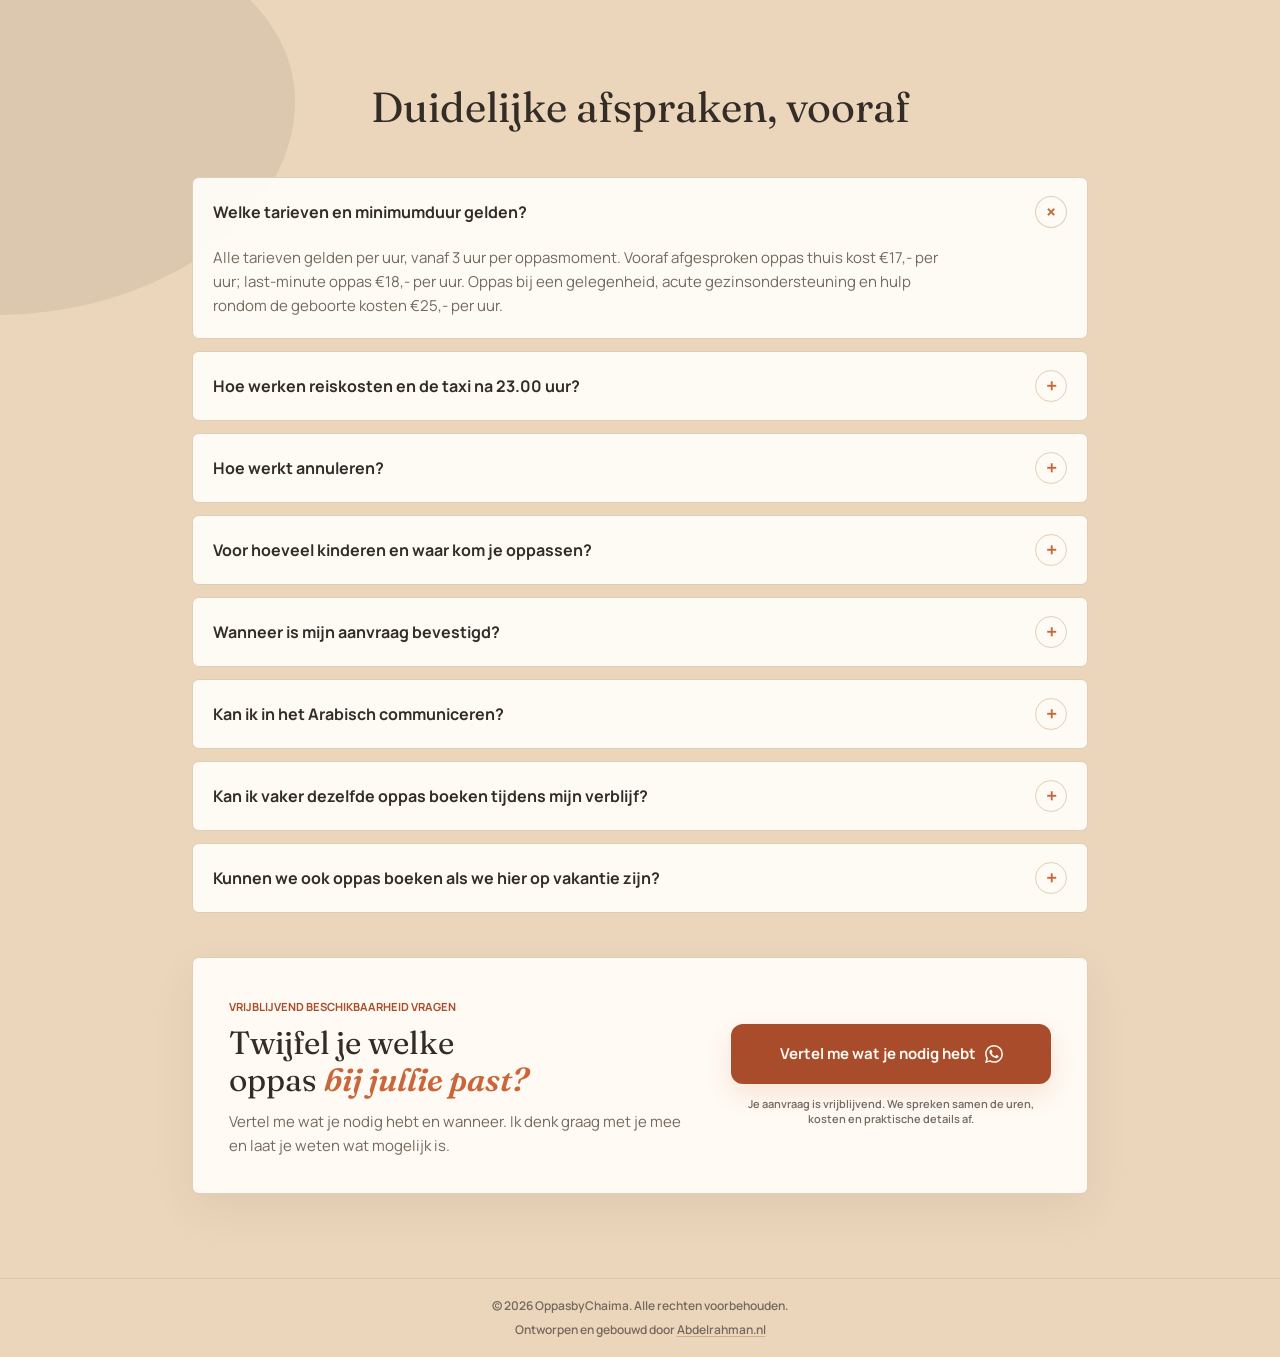
<file: diensten/index.html>
<!doctype html>
<html lang="nl">
  <head>
    <meta charset="utf-8">
    <meta name="viewport" content="width=device-width, initial-scale=1">
    <title>Oppas in Amsterdam: diensten &amp; tarieven | Oppas by Chaima</title>
    <meta name="description" content="Oppas aan huis in Amsterdam vanaf €17,- per uur. Ook voor expatgezinnen, vakantiegangers en bijzondere gelegenheden. Bekijk de tarieven en afspraken.">
    <meta name="theme-color" content="#fff8ef">
    <meta property="og:site_name" content="Oppas by Chaima">
    <meta property="og:title" content="Oppas in Amsterdam: diensten &amp; tarieven | Oppas by Chaima">
    <meta property="og:description" content="Oppas aan huis in Amsterdam vanaf €17,- per uur. Ook voor expatgezinnen, vakantiegangers en bijzondere gelegenheden. Bekijk de tarieven en afspraken.">
    <meta property="og:locale:alternate" content="ar_AR">
<meta property="og:type" content="website">
    <meta property="og:url" content="https://oppasbychaima.nl/diensten/">
    <meta property="og:locale" content="nl_NL">
    <meta property="og:locale:alternate" content="en_GB">
    <meta property="og:locale:alternate" content="fr_FR">
    <meta property="og:image" content="https://oppasbychaima.nl/assets/og-chaima.jpg">
    <meta property="og:image:width" content="1200">
    <meta property="og:image:height" content="630">
    <meta property="og:image:alt" content="Chaima als oppas aan huis met jonge kinderen">
    <meta name="twitter:card" content="summary_large_image">
    <link rel="alternate" hreflang="nl-NL" href="https://oppasbychaima.nl/diensten/">
<link rel="alternate" hreflang="en" href="https://oppasbychaima.nl/en/services/">
<link rel="alternate" hreflang="fr" href="https://oppasbychaima.nl/fr/services/">
<link rel="alternate" hreflang="ar" href="https://oppasbychaima.nl/ar/services/">
<link rel="alternate" hreflang="x-default" href="https://oppasbychaima.nl/diensten/">
<link rel="canonical" href="https://oppasbychaima.nl/diensten/">
    <link rel="icon" href="/assets/favicon.svg" type="image/svg+xml" sizes="any">
    <link rel="icon" href="/assets/favicon-96.png" type="image/png" sizes="96x96">
    <link rel="apple-touch-icon" href="/assets/apple-touch-icon.png" sizes="180x180">
    <link rel="preconnect" href="https://fonts.googleapis.com">
    <link rel="preconnect" href="https://fonts.gstatic.com" crossorigin>
    <link href="https://fonts.googleapis.com/css2?family=Fraunces:ital,opsz,wght@0,9..144,400;0,9..144,600;1,9..144,400;1,9..144,600&amp;family=Manrope:wght@400;500;600;700&amp;display=swap" rel="stylesheet">
    <link rel="stylesheet" href="/style.css?v=20261031-prices">

  <script type="application/ld+json">
{
  "@context": "https://schema.org",
  "@type": "WebPage",
  "@id": "https://oppasbychaima.nl/diensten/#webpage",
  "url": "https://oppasbychaima.nl/diensten/",
  "name": "Oppas in Amsterdam: diensten & tarieven | Oppas by Chaima",
  "inLanguage": "nl",
  "isPartOf": {
    "@id": "https://oppasbychaima.nl/#website"
  },
  "about": {
    "@id": "https://oppasbychaima.nl/#business"
  },
  "description": "Oppas aan huis in Amsterdam vanaf €17,- per uur. Ook voor expatgezinnen, vakantiegangers en bijzondere gelegenheden. Bekijk de tarieven en afspraken."
}
</script>
</head>
  <body class="services-view">
    <a class="skip-link" href="#main">Ga naar inhoud</a>

    <header class="site-header" data-header>
      <nav class="nav container" aria-label="Hoofdnavigatie">
        <a class="brand" href="/" aria-label="Oppas by Chaima home">
          <img src="/assets/logo-lockup-v2.svg" width="166" height="38" alt="Oppas by Chaima - 10 jaar ervaring als oppas">
        </a>

        <details class="language-switcher language-switcher-mobile">
          <summary aria-label="Taal kiezen, huidige taal Nederlands">
            <svg class="language-globe" viewBox="0 0 24 24" aria-hidden="true">
<circle cx="12" cy="12" r="9">
</circle>
<path d="M3 12h18M12 3c2.4 2.5 3.6 5.5 3.6 9S14.4 18.5 12 21M12 3C9.6 5.5 8.4 8.5 8.4 12S9.6 18.5 12 21">
</path>
</svg>
            <span>NL</span>
            <svg class="language-chevron" viewBox="0 0 24 24" aria-hidden="true">
<path d="m6 9 6 6 6-6">
</path>
</svg>
          </summary>
          <div class="language-options">
            <a href="/diensten/" lang="nl" hreflang="nl" aria-current="page">
<span class="language-flag" aria-hidden="true">🇳🇱</span>
<strong>NL</strong>
<span>Nederlands</span>
</a>
            <a href="/en/services/" lang="en" hreflang="en">
<span class="language-flag" aria-hidden="true">🇬🇧</span>
<strong>EN</strong>
<span>English</span>
</a>
            <a href="/fr/services/" lang="fr" hreflang="fr">
<span class="language-flag" aria-hidden="true">🇫🇷</span>
<strong>FR</strong>
<span>Français</span>
</a>
          <a href="/ar/services/" lang="ar" hreflang="ar" dir="rtl"><span class="language-flag" aria-hidden="true">🇲🇦</span><strong>AR</strong><span>العربية</span></a></div>
        </details>

        <button class="nav-toggle" type="button" aria-expanded="false" aria-controls="nav-menu" data-nav-toggle>
          <span class="sr-only">Menu openen</span>
          <span>
</span>
          <span>
</span>
        </button>

        <div class="nav-menu" id="nav-menu" data-nav-menu>
          <a href="/#vertrouwen">Vertrouwen</a>
          <a href="/#werkwijze">Werkwijze</a>
          <a href="/diensten/" aria-current="page">Diensten & tarieven</a>
          <a href="#vragen">Vragen</a>
          <details class="language-switcher language-switcher-desktop">
            <summary aria-label="Taal kiezen, huidige taal Nederlands">
              <svg class="language-globe" viewBox="0 0 24 24" aria-hidden="true">
<circle cx="12" cy="12" r="9">
</circle>
<path d="M3 12h18M12 3c2.4 2.5 3.6 5.5 3.6 9S14.4 18.5 12 21M12 3C9.6 5.5 8.4 8.5 8.4 12S9.6 18.5 12 21">
</path>
</svg>
              <span>NL</span>
              <svg class="language-chevron" viewBox="0 0 24 24" aria-hidden="true">
<path d="m6 9 6 6 6-6">
</path>
</svg>
            </summary>
            <div class="language-options">
              <a href="/diensten/" lang="nl" hreflang="nl" aria-current="page">
<span class="language-flag" aria-hidden="true">🇳🇱</span>
<strong>NL</strong>
<span>Nederlands</span>
</a>
              <a href="/en/services/" lang="en" hreflang="en">
<span class="language-flag" aria-hidden="true">🇬🇧</span>
<strong>EN</strong>
<span>English</span>
</a>
              <a href="/fr/services/" lang="fr" hreflang="fr">
<span class="language-flag" aria-hidden="true">🇫🇷</span>
<strong>FR</strong>
<span>Français</span>
</a>
            <a href="/ar/services/" lang="ar" hreflang="ar" dir="rtl"><span class="language-flag" aria-hidden="true">🇲🇦</span><strong>AR</strong><span>العربية</span></a></div>
          </details>
          <a class="btn btn-primary nav-cta" data-whatsapp="kennismaking" href="https://wa.me/31648703092" target="_blank" rel="noopener">
            <span class="cta-long">Beschikbaarheid vragen</span>
            <span class="cta-short">Beschikbaarheid</span>
            <span class="wa-icon" aria-hidden="true">
              <svg viewBox="0 0 24 24" role="img" focusable="false">
                <path d="M17.472 14.382c-.297-.149-1.758-.867-2.03-.967-.273-.099-.471-.148-.67.15-.197.297-.767.966-.94 1.164-.173.199-.347.223-.644.074-.297-.148-1.255-.462-2.39-1.475-.883-.788-1.48-1.761-1.653-2.059-.173-.297-.018-.458.13-.606.134-.133.298-.347.446-.52.149-.174.198-.298.298-.497.099-.198.05-.372-.025-.521-.075-.148-.669-1.611-.916-2.206-.242-.579-.487-.5-.669-.51-.173-.009-.371-.011-.57-.011-.198 0-.52.074-.792.372-.272.297-1.04 1.016-1.04 2.479 0 1.463 1.065 2.875 1.213 3.074.149.198 2.095 3.2 5.076 4.487.709.306 1.262.489 1.694.626.712.227 1.36.195 1.872.118.571-.085 1.758-.719 2.006-1.413.248-.694.248-1.289.173-1.413-.074-.124-.272-.198-.57-.347m-5.421 7.403h-.004a9.87 9.87 0 0 1-5.031-1.378l-.361-.214-3.741.981.998-3.648-.235-.374a9.86 9.86 0 0 1-1.51-5.26c.001-5.45 4.436-9.884 9.888-9.884a9.821 9.821 0 0 1 6.988 2.895 9.825 9.825 0 0 1 2.897 6.988c-.003 5.45-4.437 9.884-9.889 9.884m8.413-18.297A11.815 11.815 0 0 0 12.05 0C5.495 0 .16 5.335.157 11.892c0 2.096.547 4.142 1.588 5.945L.057 24l6.305-1.654a11.882 11.882 0 0 0 5.683 1.448h.005c6.554 0 11.89-5.335 11.893-11.893a11.821 11.821 0 0 0-3.48-8.413Z"/>
              </svg>
            </span>
          </a>
        </div>
      </nav>
    </header>

<main id="main" class="services-page services-preview">
<section class="service-hero">
<div class="container">
<div class="service-hero-layout"><div class="service-hero-copy">
<p class="hero-kicker">Oppas by Chaima · Amsterdam en omgeving</p>
<h1>Diensten &amp; <span class="highlight-word">tarieven</span></h1>
<p class="service-intro">Een avond weg, een bijzondere dag of tijdelijk in Amsterdam? Hieronder vind je welke oppas bij jullie past. Ik denk graag met je mee.</p>

</div><figure class="service-hero-art" aria-hidden="true"><img src="/assets/hero-diensten.webp" width="864" height="654" alt="" decoding="async" fetchpriority="high"></figure></div>

<div class="service-wayfinding" id="overzicht"><div class="service-choice-heading"><h2>Vertrouwde oppas, <em>voor jullie moment.</em></h2></div><div class="service-card-grid"><section class="service-detail service-moment service-moment-0" id="thuis" aria-labelledby="title-thuis">
<div class="service-detail-intro">
<span class="service-icon" aria-hidden="true"><svg viewBox="0 0 24 24" fill="none" stroke="currentColor" stroke-width="1.5" stroke-linecap="round" stroke-linejoin="round" focusable="false"><path d="m3 10 9-7 9 7M5 9v11h14V9M9 20v-7h6v7"/></svg></span>
<p class="service-moment-label">Oppas aan huis</p><h2 id="title-thuis">Een moment voor jezelf</h2>
<p>Vertrouwde opvang, met aandacht voor het ritme van jouw kind.</p>
</div>
<figure class="service-moment-art" aria-hidden="true"><img src="/assets/gezinsritme.webp" width="900" height="502" alt="" loading="lazy" decoding="async"></figure><div class="service-price-panel">
<dl class="price-list"><div class="price-row"><dt>Vooraf afgesproken<small>Minstens 24 uur van tevoren</small></dt><dd>€17,-<span>per uur</span></dd></div><div class="price-row"><dt>Last-minute<small>Binnen 24 uur</small></dt><dd>€18,-<span>per uur</span></dd></div></dl>
<p class="service-explanation">Ook ’s avonds en in het weekend gelden deze tarieven.</p><button class="service-info-trigger" type="button" data-service-dialog="service-dialog-thuis" aria-haspopup="dialog">Zo ziet een oppasmoment eruit <span aria-hidden="true">↗</span></button>
<a class="btn service-contact" data-service="Oppas aan huis" href="https://wa.me/31648703092?text=Oppas%20thuis">Vraag beschikbaarheid <span aria-hidden="true">↗</span></a>
</div>

</section><section class="service-detail service-moment service-moment-1" id="gelegenheden" aria-labelledby="title-gelegenheden">
<div class="service-detail-intro">
<span class="service-icon" aria-hidden="true"><svg viewBox="0 0 24 24" fill="none" stroke="currentColor" stroke-width="1.5" stroke-linecap="round" stroke-linejoin="round" focusable="false"><path d="m9 3 1.8 5.2L16 10l-5.2 1.8L9 17l-1.8-5.2L2 10l5.2-1.8L9 3ZM19 13l1.2 3.8L24 18l-3.8 1.2L19 23l-1.2-3.8L14 18l3.8-1.2L19 13Z" transform="translate(0 -1) scale(.95)"/></svg></span>
<p class="service-moment-label">Oppas bij een gelegenheid</p><h2 id="title-gelegenheden">Een bijzondere dag</h2>
<p>Persoonlijke begeleiding van je kinderen tijdens een bruiloft, familiefeest of uitvaart.</p>
</div>
<div class="service-price-panel">
<dl class="price-list"><div class="price-row"><dt>Begeleiding op locatie</dt><dd>€25,-<span>per uur</span></dd></div></dl>
<p class="service-explanation">Voor kinderen uit één gezin, op locatie.</p><button class="service-info-trigger" type="button" data-service-dialog="service-dialog-gelegenheden" aria-haspopup="dialog">Zo begeleid ik jullie kinderen <span aria-hidden="true">↗</span></button>
<a class="btn service-contact" data-service="Oppas bij een gelegenheid" href="https://wa.me/31648703092?text=Oppas%20tijdens%20een%20gelegenheid">Vraag beschikbaarheid <span aria-hidden="true">↗</span></a>
</div>
</section><section class="service-detail service-moment service-moment-2" id="onverwacht" aria-labelledby="title-onverwacht">
<div class="service-detail-intro">
<span class="service-icon" aria-hidden="true"><svg viewBox="0 0 24 24" fill="none" stroke="currentColor" stroke-width="1.5" stroke-linecap="round" stroke-linejoin="round" focusable="false"><circle cx="12" cy="12" r="9"/><path d="M12 7v5l3 2"/></svg></span>
<p class="service-moment-label">Onverwachte oppas</p><h2 id="title-onverwacht">Als je planning verandert</h2>
<p>Valt je oppas uit of verandert je planning? Ik kijk graag wat mogelijk is.</p>
</div>
<div class="service-price-panel">
<dl class="price-list"><div class="price-row"><dt>Last-minute oppas</dt><dd>€18,-<span>per uur</span></dd></div><div class="price-row"><dt>Acute gezinsondersteuning<small>Bijvoorbeeld bij onverwacht ziekenhuisbezoek</small></dt><dd>€25,-<span>per uur</span></dd></div></dl>
<p class="service-explanation">Alleen bij beschikbaarheid; geen gegarandeerde directe opvang.</p><button class="service-info-trigger" type="button" data-service-dialog="service-dialog-onverwacht" aria-haspopup="dialog">Welke hulp past bij ons? <span aria-hidden="true">↗</span></button>
<a class="btn service-contact" data-service="Onverwachte oppas" href="https://wa.me/31648703092?text=Onverwacht%20oppas%20nodig">Vraag beschikbaarheid <span aria-hidden="true">↗</span></a>
</div>
</section><section class="service-detail service-moment service-moment-3" id="geboorte" aria-labelledby="title-geboorte">
<div class="service-detail-intro">
<span class="service-icon" aria-hidden="true"><svg viewBox="0 0 24 24" fill="none" stroke="currentColor" stroke-width="1.5" stroke-linecap="round" stroke-linejoin="round" focusable="false"><path d="M12 7C9 1 2 3 3 9c.5 3 5 6.5 9 9 1.1-.7 2.2-1.5 3.2-2.3M12 7c2.3-4.6 7-4.5 8.6-1.4"/><path d="M18 12c-2-3.3-5.5-1-4 1.7.6 1.1 2.1 2.4 4 3.6 1.9-1.2 3.4-2.5 4-3.6 1.5-2.7-2-5-4-1.7Z"/></svg></span>
<p class="service-moment-label">Rondom de geboorte</p><h2 id="title-geboorte">Als jullie gezin groeit</h2>
<p>Oppas voor oudere kinderen tijdens de bevalling, of kindgerichte hulp na de kraamweek.</p>
</div>
<div class="service-price-panel">
<dl class="price-list"><div class="price-row"><dt>Tijdens de bevalling of na de kraamweek</dt><dd>€25,-<span>per uur</span></dd></div></dl>
<p class="service-explanation">Alleen bij beschikbaarheid en afspraken vooraf; geen gegarandeerde stand-by. Geen medische zorg of kraamzorg.</p><button class="service-info-trigger" type="button" data-service-dialog="service-dialog-geboorte" aria-haspopup="dialog">Zo help ik rondom de geboorte <span aria-hidden="true">↗</span></button>
<a class="btn service-contact" data-service="Rondom de geboorte" href="https://wa.me/31648703092?text=Rondom%20de%20geboorte">Vraag beschikbaarheid <span aria-hidden="true">↗</span></a>
</div>
</section></div><div class="service-booking-notes"><strong>Voor iedere afspraak</strong><span>Minimaal 3 uur</span><span>€10,- vaste reiskosten</span></div></div></div>
</section>
<section class="faq section animate-section" id="vragen" aria-labelledby="faq-title">
<div class="faq-shape organic-bg-blob" aria-hidden="true"></div>
<div class="container">
<div class="section-heading center reveal-item"><h2 id="faq-title">Duidelijke afspraken, vooraf</h2></div>
<div class="faq-list reveal-item"><article class="faq-item is-open">
<button class="faq-header" type="button" aria-expanded="true" aria-controls="service-faq-0"><span>Welke tarieven en minimumduur gelden?</span><span class="faq-icon" aria-hidden="true">+</span></button>
<div class="faq-content" id="service-faq-0"><p>Alle tarieven gelden per uur, vanaf 3 uur per oppasmoment. Vooraf afgesproken oppas thuis kost €17,- per uur; last-minute oppas €18,- per uur. Oppas bij een gelegenheid, acute gezinsondersteuning en hulp rondom de geboorte kosten €25,- per uur.</p></div>
</article>
<article class="faq-item">
<button class="faq-header" type="button" aria-expanded="false" aria-controls="service-faq-1"><span>Hoe werken reiskosten en de taxi na 23.00 uur?</span><span class="faq-icon" aria-hidden="true">+</span></button>
<div class="faq-content" id="service-faq-1"><p>Per oppasmoment reken ik €10,- reiskosten voor de heen- en terugreis samen binnen mijn reguliere werkgebied. Eindigt de afspraak om 23.00 uur of later? Dan betaal je daarnaast de taxi voor mijn terugreis. De taxi is een voorwaarde voor deze afspraken; dit stemmen we vooraf af. Voor een afwijkende locatie bevestig ik de reiskosten vooraf.</p></div>
</article>
<article class="faq-item">
<button class="faq-header" type="button" aria-expanded="false" aria-controls="service-faq-2"><span>Hoe werkt annuleren?</span><span class="faq-icon" aria-hidden="true">+</span></button>
<div class="faq-content" id="service-faq-2"><p>Tot één uur voor de afgesproken starttijd kun je kosteloos annuleren. Annuleer je binnen dat laatste uur? Dan betaal je één uur tegen het afgesproken uurtarief, in plaats van de volledige oppasafspraak. Zeg ik zelf binnen één uur voor de starttijd af? Dan krijg je bij je volgende oppasafspraak van meer dan vier uur het eerste uur van mij cadeau.</p></div>
</article>
<article class="faq-item">
<button class="faq-header" type="button" aria-expanded="false" aria-controls="service-faq-3"><span>Voor hoeveel kinderen en waar kom je oppassen?</span><span class="faq-icon" aria-hidden="true">+</span></button>
<div class="faq-content" id="service-faq-3"><p>Ik voer de oppas zelf uit. Er is geen toeslag per kind: ik bespreek vooraf of het aantal kinderen, hun leeftijden en behoeften passen bij wat ik alleen verantwoord kan begeleiden. Mijn basis is Amsterdam; afhankelijk van datum, tijd en reistijd kom ik ook naar Haarlem, Hoofddorp, Zaandam en Almere.</p></div>
</article>
<article class="faq-item">
<button class="faq-header" type="button" aria-expanded="false" aria-controls="service-faq-4"><span>Wanneer is mijn aanvraag bevestigd?</span><span class="faq-icon" aria-hidden="true">+</span></button>
<div class="faq-content" id="service-faq-4"><p>Je aanvraag is nog geen boeking. Ik beoordeel eerst mijn beschikbaarheid en wat mogelijk is. Daarna maken we, waar passend, kort kennis en bevestig ik de uren, het tarief, de reisafspraken en de annuleringsregeling schriftelijk.</p></div>
</article>
<article class="faq-item"><button class="faq-header" type="button" aria-expanded="false" aria-controls="service-faq-language"><span>Kan ik in het Arabisch communiceren?</span><span class="faq-icon" aria-hidden="true">+</span></button><div class="faq-content" id="service-faq-language"><p>De website is ook beschikbaar in het Arabisch. Ik begrijp Arabisch, maar spreek het zelf niet. Bij het kennismaken kijken we of we elkaar goed begrijpen, zodat we duidelijke afspraken kunnen maken over jouw kind.</p></div></article>
<article class="faq-item"><button class="faq-header" type="button" aria-expanded="false" aria-controls="service-faq-stay"><span>Kan ik vaker dezelfde oppas boeken tijdens mijn verblijf?</span><span class="faq-icon" aria-hidden="true">+</span></button><div class="faq-content" id="service-faq-stay"><p>Ja, ik heb ervaring met expatgezinnen die tijdelijk of langer in Nederland verblijven voor hun werk. We bespreken welke oppasmomenten bij jullie ritme en mijn beschikbaarheid passen. Zo ziet je kind hetzelfde vertrouwde gezicht.</p></div></article>
<article class="faq-item"><button class="faq-header" type="button" aria-expanded="false" aria-controls="service-faq-holiday"><span>Kunnen we ook oppas boeken als we hier op vakantie zijn?</span><span class="faq-icon" aria-hidden="true">+</span></button><div class="faq-content" id="service-faq-holiday"><p>Ja, ook als jullie in Amsterdam verblijven voor een vakantie kun je contact opnemen voor een middag of avond zonder kinderen. Vertel me waar jullie verblijven, wanneer je oppas zoekt en hoe oud de kinderen zijn. Vooraf maken we kort kennis en stemmen we de locatie en praktische afspraken af.</p></div></article>
</div>
<div class="final-card reveal-item" id="contact">
            <div class="final-card-copy">
              <span class="eyebrow">Vrijblijvend beschikbaarheid vragen</span>
              <h3>Twijfel je welke oppas <span class="text-accent">bij jullie past?</span></h3>
              <p>Vertel me wat je nodig hebt en wanneer. Ik denk graag met je mee en laat je weten wat mogelijk is.</p>
            </div>
            <div class="final-card-action">
              <a class="btn btn-primary" data-whatsapp="kennismaking" href="https://wa.me/31648703092" target="_blank" rel="noopener">
                Vertel me wat je nodig hebt
                <span class="wa-icon" aria-hidden="true">
                  <svg viewBox="0 0 24 24" role="img" focusable="false">
                    <path d="M17.472 14.382c-.297-.149-1.758-.867-2.03-.967-.273-.099-.471-.148-.67.15-.197.297-.767.966-.94 1.164-.173.199-.347.223-.644.074-.297-.148-1.255-.462-2.39-1.475-.883-.788-1.48-1.761-1.653-2.059-.173-.297-.018-.458.13-.606.134-.133.298-.347.446-.52.149-.174.198-.298.298-.497.099-.198.05-.372-.025-.521-.075-.148-.669-1.611-.916-2.206-.242-.579-.487-.5-.669-.51-.173-.009-.371-.011-.57-.011-.198 0-.52.074-.792.372-.272.297-1.04 1.016-1.04 2.479 0 1.463 1.065 2.875 1.213 3.074.149.198 2.095 3.2 5.076 4.487.709.306 1.262.489 1.694.626.712.227 1.36.195 1.872.118.571-.085 1.758-.719 2.006-1.413.248-.694.248-1.289.173-1.413-.074-.124-.272-.198-.57-.347m-5.421 7.403h-.004a9.87 9.87 0 0 1-5.031-1.378l-.361-.214-3.741.981.998-3.648-.235-.374a9.86 9.86 0 0 1-1.51-5.26c.001-5.45 4.436-9.884 9.888-9.884a9.821 9.821 0 0 1 6.988 2.895 9.825 9.825 0 0 1 2.897 6.988c-.003 5.45-4.437 9.884-9.889 9.884m8.413-18.297A11.815 11.815 0 0 0 12.05 0C5.495 0 .16 5.335.157 11.892c0 2.096.547 4.142 1.588 5.945L.057 24l6.305-1.654a11.882 11.882 0 0 0 5.683 1.448h.005c6.554 0 11.89-5.335 11.893-11.893a11.821 11.821 0 0 0-3.48-8.413Z"/>
                  </svg>
                </span>
              </a>
              <small>Je aanvraag is vrijblijvend. We spreken samen de uren, kosten en praktische details af.</small>
            </div>
          </div>
        </div>
</section>
<dialog class="service-dialog" id="service-dialog-thuis" aria-labelledby="service-dialog-thuis-title"><div class="service-dialog-header"><h2 id="service-dialog-thuis-title">Oppas aan huis</h2><button class="service-dialog-close" type="button" data-dialog-close aria-label="Sluiten"><span aria-hidden="true">×</span></button></div><div class="service-more-copy"><p>Een middag of avond weg? Zo verloopt een oppasmoment meestal:</p><ul><li>Rustige overdracht<small>We nemen samen door hoe de dag was en wat er nog komt: eten, slapen en bijzonderheden.</small></li><li>Spelen en aandacht<small>Ik sluit aan bij wat je kind leuk vindt, met spel en voorlezen.</small></li><li>Eten en bedtijd<small>Ik volg jullie vaste ritueel, van avondeten tot tandenpoetsen en een verhaaltje.</small></li><li>Een update in de groepsapp<small>Tijdens en na de oppas laat ik kort weten hoe het ging.</small></li></ul><p>Ook voor expatgezinnen en vakantiegangers: een vertrouwd gezicht, voor één of meerdere oppasmomenten.</p></div></dialog><dialog class="service-dialog" id="service-dialog-gelegenheden" aria-labelledby="service-dialog-gelegenheden-title"><div class="service-dialog-header"><h2 id="service-dialog-gelegenheden-title">Oppas bij een gelegenheid</h2><button class="service-dialog-close" type="button" data-dialog-close aria-label="Sluiten"><span aria-hidden="true">×</span></button></div><div class="service-more-copy"><p>Gaan de kinderen mee naar een bruiloft of familiefeest? Ik begeleid hen op locatie, met aandacht voor verzorging, rust en de dag zelf.</p><ul><li>Bruiloft of familiefeest op locatie</li><li>Privé-evenement op locatie</li><li>Begeleiding rondom een uitvaart</li></ul><p>Ik begeleid de kinderen uit één gezin, met ruimte voor rust en hun vertrouwde ritme. Ook op een bijzondere of moeilijke dag.</p></div></dialog><dialog class="service-dialog" id="service-dialog-onverwacht" aria-labelledby="service-dialog-onverwacht-title"><div class="service-dialog-header"><h2 id="service-dialog-onverwacht-title">Onverwachte oppas</h2><button class="service-dialog-close" type="button" data-dialog-close aria-label="Sluiten"><span aria-hidden="true">×</span></button></div><div class="service-more-copy"><p>Valt je oppas uit of verandert je planning plotseling? Laat me weten wanneer en waar je hulp zoekt.</p><ul><li>Je planning verandert<small>Je oppas valt uit of je hebt onverwacht een afspraak.</small></li><li>Extra steun bij een acute gezinssituatie<small>Bijvoorbeeld opvang rondom een onverwacht ziekenhuisbezoek.</small></li></ul><p>Alleen bij beschikbaarheid; ik kan geen directe opvang garanderen. We bespreken vooraf welke ondersteuning nodig is. Mijn oppas vervangt geen medische hulp.</p></div></dialog><dialog class="service-dialog" id="service-dialog-geboorte" aria-labelledby="service-dialog-geboorte-title"><div class="service-dialog-header"><h2 id="service-dialog-geboorte-title">Rondom de geboorte</h2><button class="service-dialog-close" type="button" data-dialog-close aria-label="Sluiten"><span aria-hidden="true">×</span></button></div><div class="service-more-copy"><p>Oppas voor oudere broertjes en zusjes tijdens de bevalling, of extra hulp rondom de kinderen na de kraamweek.</p><ul><li>Oppas voor oudere kinderen tijdens de bevalling</li><li>Kindgerichte ondersteuning na de kraamweek</li></ul><p>Alleen bij beschikbaarheid en na afspraken vooraf; ik bied geen gegarandeerde stand-by. Mijn ondersteuning is gericht op de kinderen en vervangt geen medische zorg of kraamzorg.</p></div></dialog>
</main>    <footer class="site-footer">
      <div class="container">
        <small>© 2026 OppasbyChaima. Alle rechten voorbehouden.</small>
        <small class="site-credit">Ontworpen en gebouwd door <a href="https://abdelrahman.nl/" target="_blank" rel="noopener">Abdelrahman.nl</a></small>
      </div>
    </footer>

    <script src="/script.js?v=20261031-moments-bento" defer>
</script>
  </body>
</html>
</file>
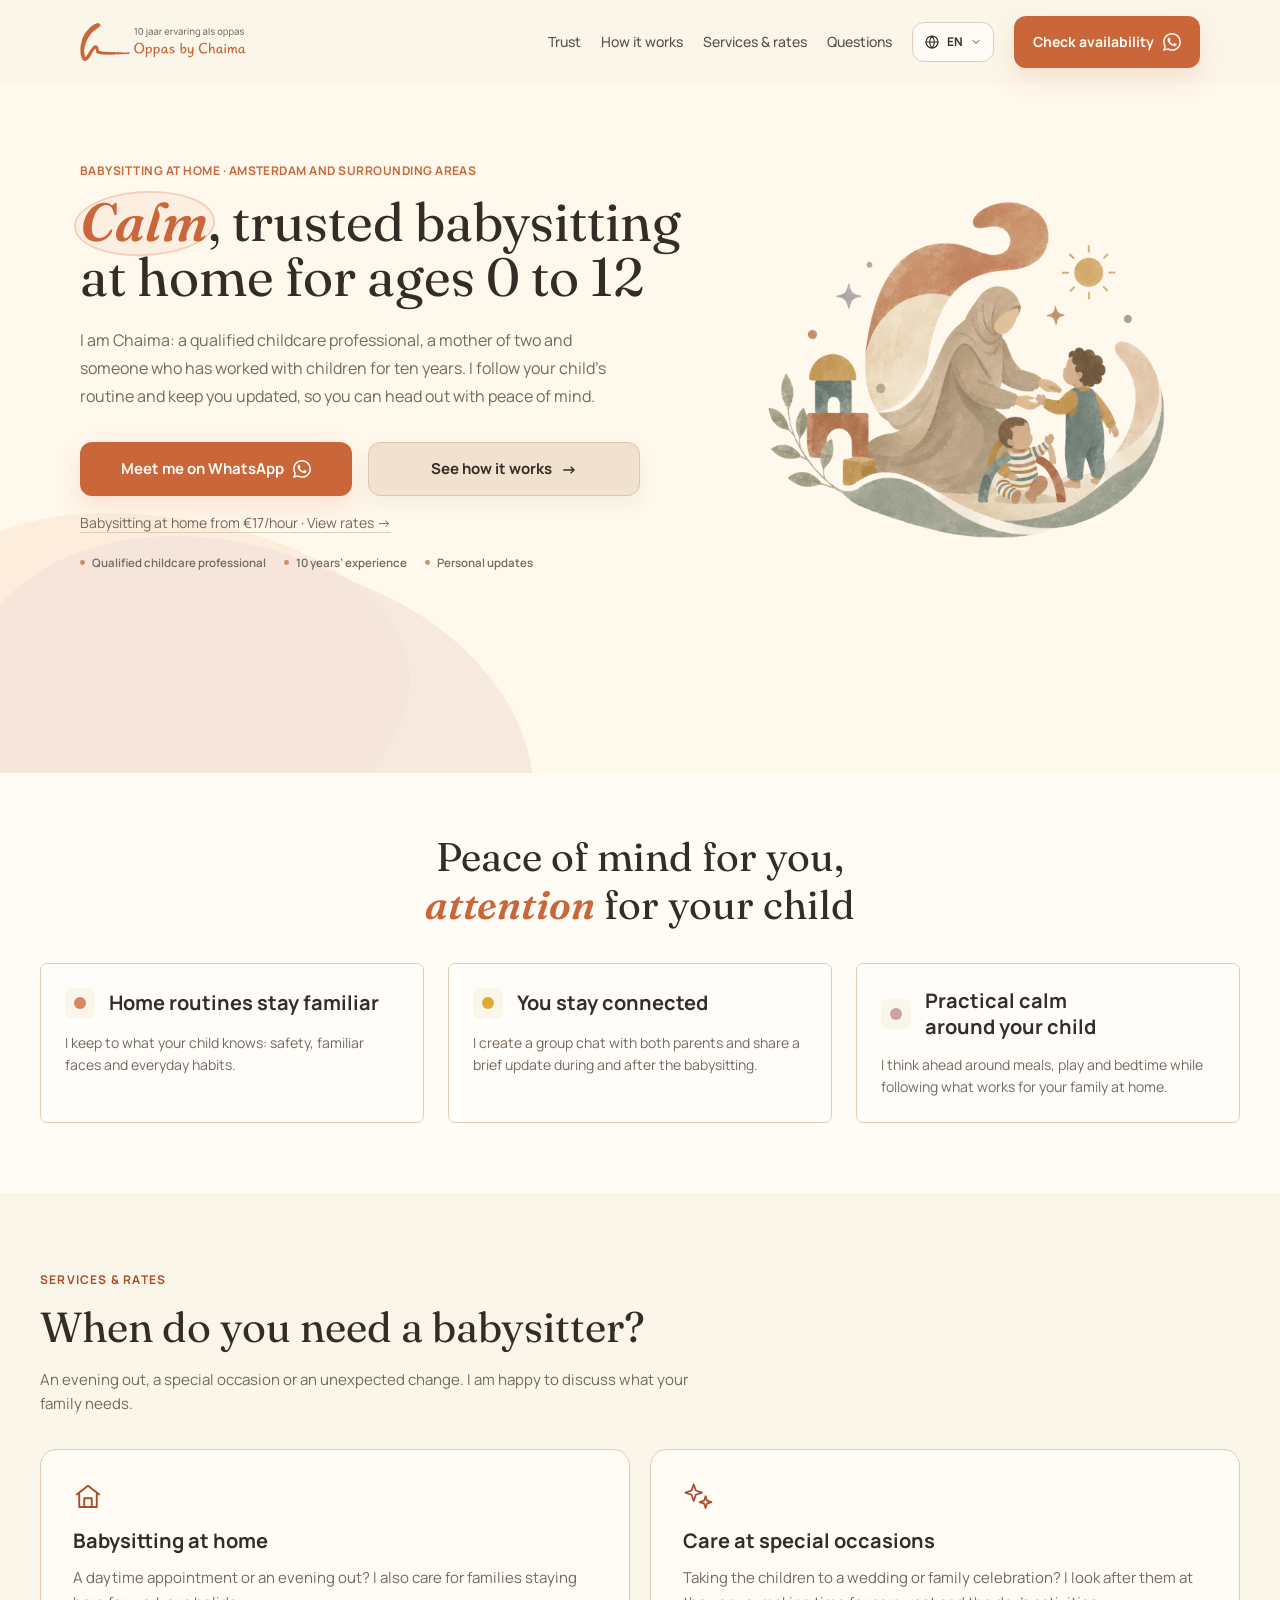
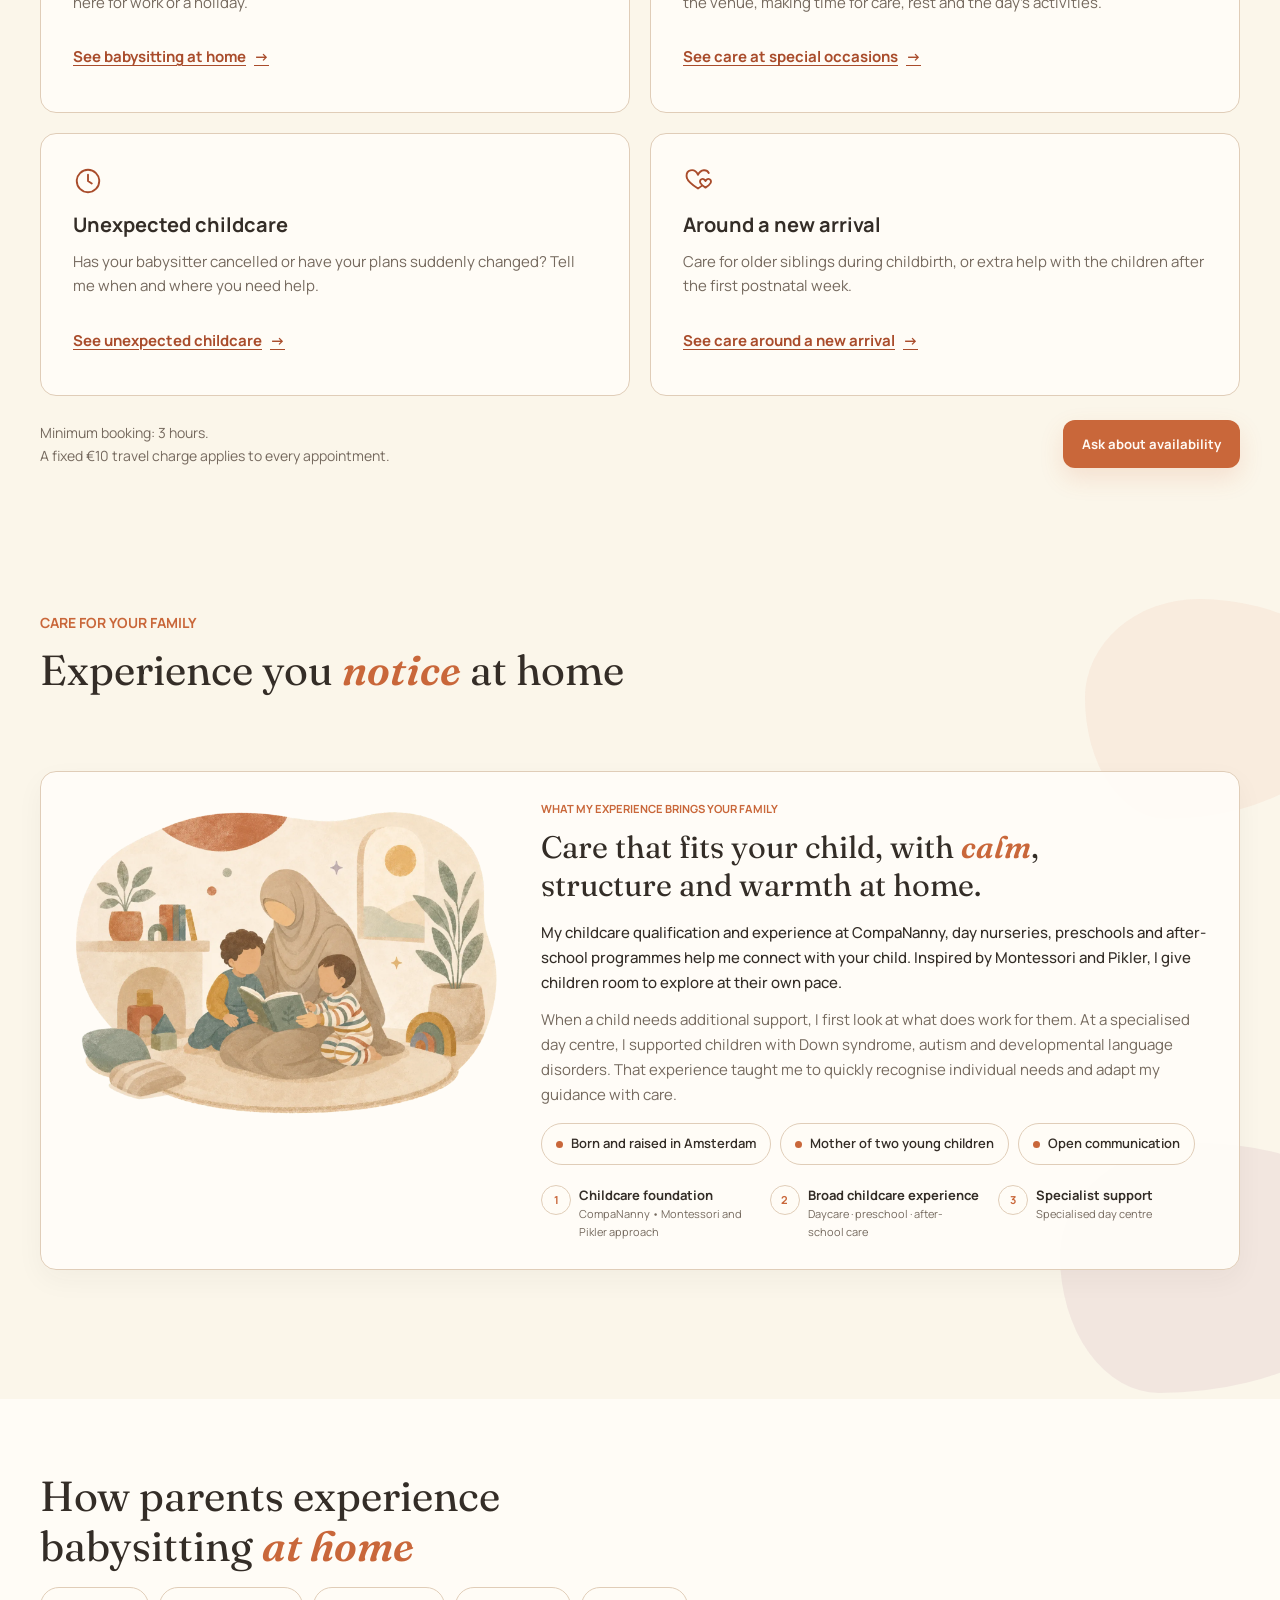
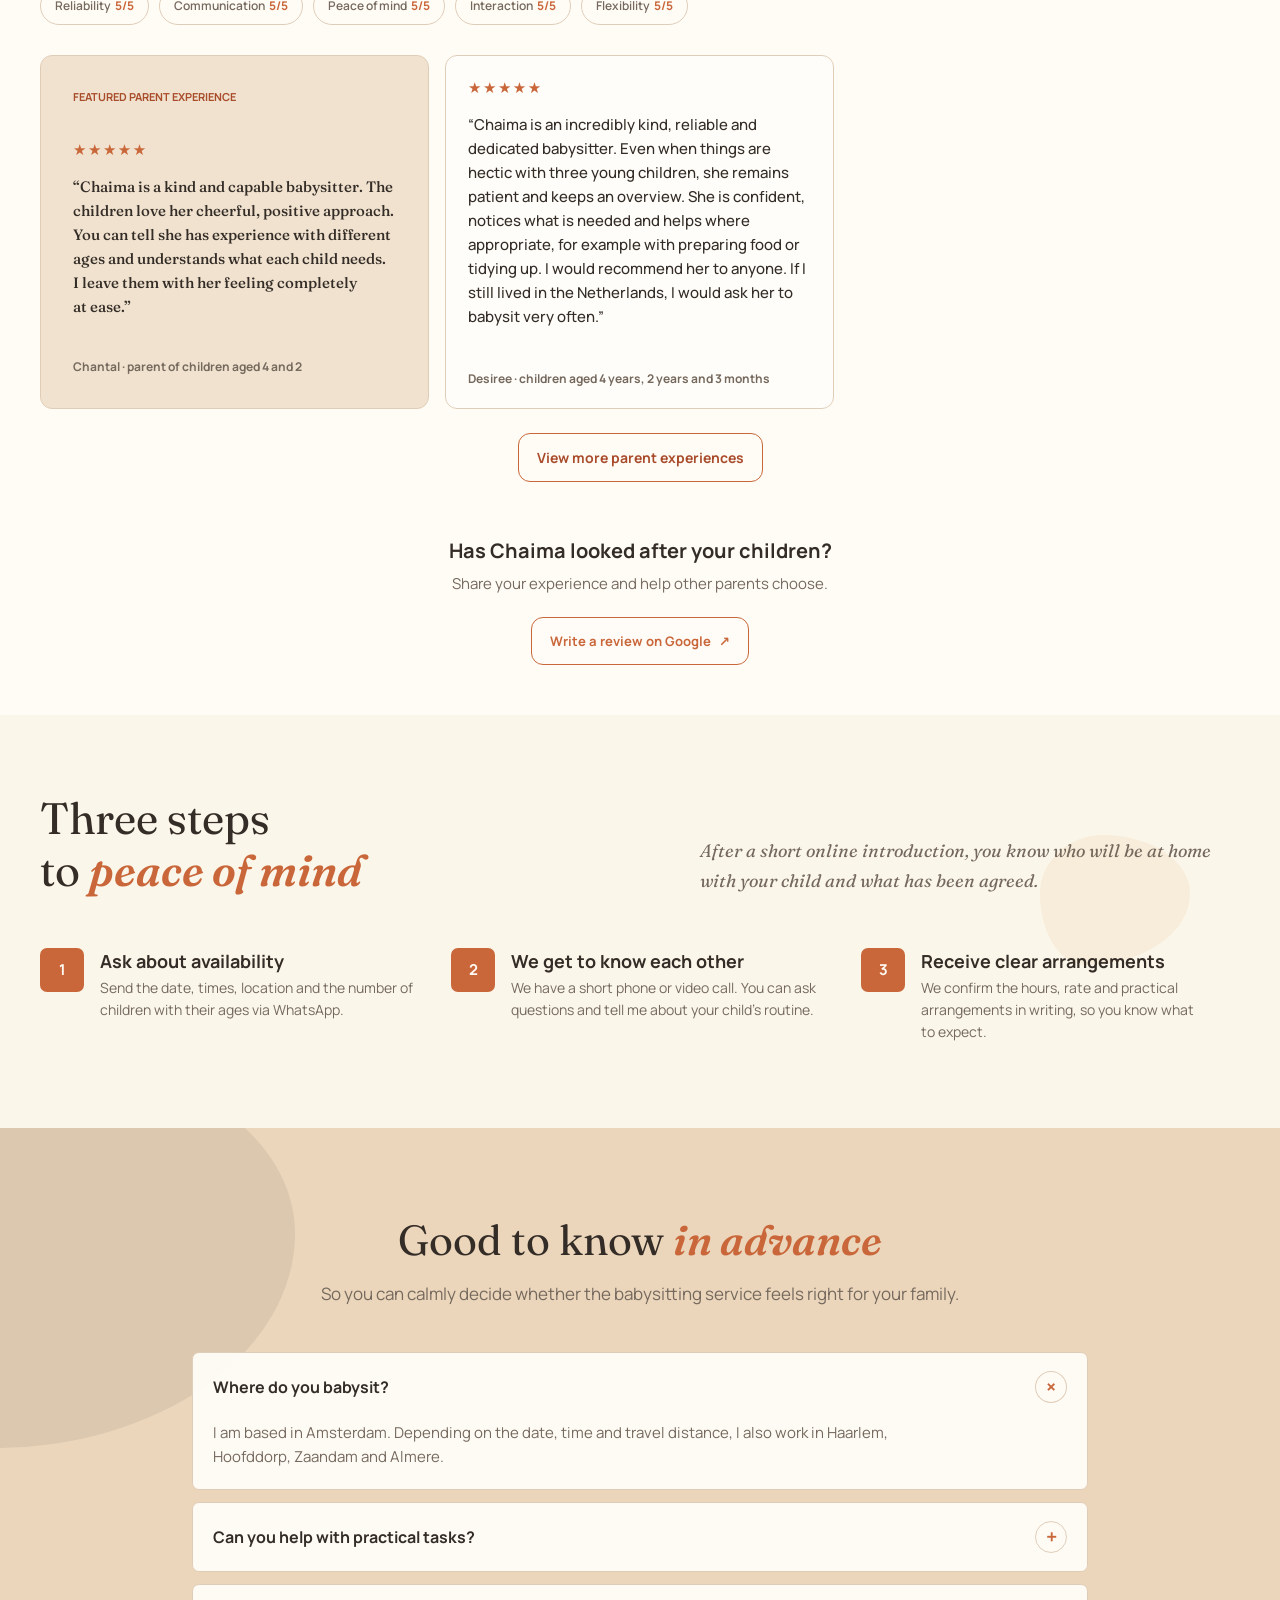
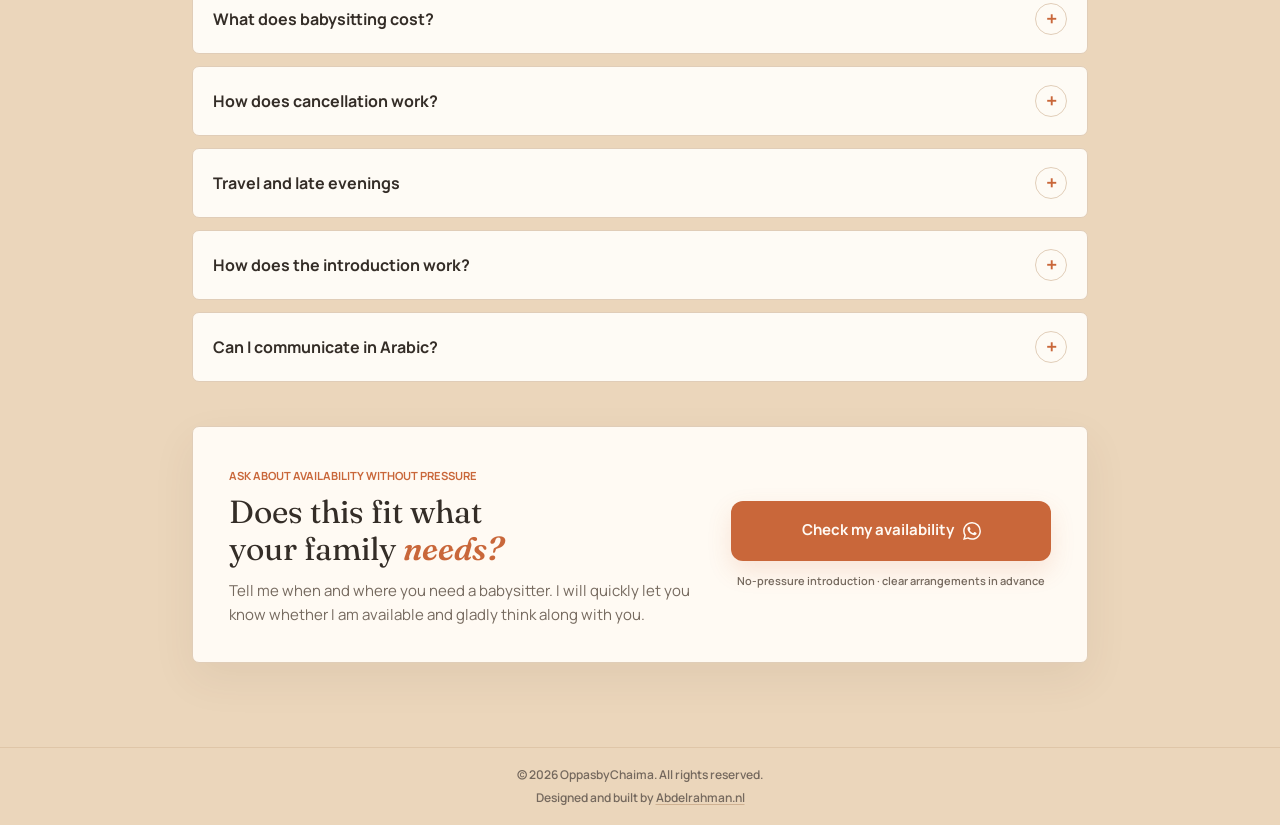
<file: en/index.html>
<!doctype html>
<html lang="en">
  <head>
    <meta charset="utf-8">
    <meta name="viewport" content="width=device-width, initial-scale=1">
    <title>Babysitter in Amsterdam | Oppas by Chaima</title>
    <meta name="description" content="Qualified babysitter in Amsterdam for children aged 0–12. Ten years of experience, personal updates and care that follows your child’s routine.">
    <meta name="theme-color" content="#fff8ef">
    <meta property="og:site_name" content="Oppas by Chaima">
    <meta property="og:title" content="Babysitter in Amsterdam | Oppas by Chaima">
    <meta property="og:description" content="Qualified babysitter in Amsterdam for children aged 0–12. Ten years of experience, personal updates and care that follows your child’s routine.">
    <meta property="og:locale:alternate" content="ar_AR">
<meta property="og:type" content="website">
    <meta property="og:url" content="https://oppasbychaima.nl/en/">
    <meta property="og:locale" content="en_GB">
    <meta property="og:locale:alternate" content="nl_NL">
    <meta property="og:locale:alternate" content="fr_FR">
    <meta property="og:image" content="https://oppasbychaima.nl/assets/og-chaima.jpg">
    <meta property="og:image:width" content="1200">
    <meta property="og:image:height" content="630">
    <meta property="og:image:alt" content="Chaima providing calm babysitting at home for young children">
    <meta name="twitter:card" content="summary_large_image">
    <link rel="alternate" hreflang="nl-NL" href="https://oppasbychaima.nl/">
<link rel="alternate" hreflang="en" href="https://oppasbychaima.nl/en/">
<link rel="alternate" hreflang="fr" href="https://oppasbychaima.nl/fr/">
<link rel="alternate" hreflang="ar" href="https://oppasbychaima.nl/ar/">
<link rel="alternate" hreflang="x-default" href="https://oppasbychaima.nl/">
<link rel="canonical" href="https://oppasbychaima.nl/en/">
    <link rel="icon" href="/assets/favicon.svg" type="image/svg+xml" sizes="any">
    <link rel="icon" href="/assets/favicon-96.png" type="image/png" sizes="96x96">
    <link rel="apple-touch-icon" href="/assets/apple-touch-icon.png" sizes="180x180">
    <link rel="preconnect" href="https://fonts.googleapis.com">
    <link rel="preconnect" href="https://fonts.gstatic.com" crossorigin>
    <link href="https://fonts.googleapis.com/css2?family=Fraunces:ital,opsz,wght@0,9..144,400;0,9..144,600;1,9..144,400;1,9..144,600&amp;family=Manrope:wght@400;500;600;700&amp;display=swap" rel="stylesheet">
    <link rel="stylesheet" href="../style.css?v=20261031-prices">
    <script type="application/ld+json">
{
  "@context": "https://schema.org",
  "@graph": [
    {
      "@type": "WebSite",
      "@id": "https://oppasbychaima.nl/#website",
      "url": "https://oppasbychaima.nl/",
      "name": "Oppas by Chaima",
      "alternateName": "OppasbyChaima.nl",
      "inLanguage": [
        "nl-NL",
        "en-GB",
        "fr-FR",
        "ar"
      ]
    },
    {
      "@type": "LocalBusiness",
      "@id": "https://oppasbychaima.nl/#business",
      "url": "https://oppasbychaima.nl/",
      "name": "Oppas by Chaima",
      "description": "Qualified babysitter at home for children aged 0 to 12 in Amsterdam and nearby.",
      "logo": "https://oppasbychaima.nl/assets/logo-lockup-v2.svg",
      "image": "https://oppasbychaima.nl/assets/og-chaima.jpg",
      "telephone": "+31648703092",
      "priceRange": "€17-€25 per hour",
      "founder": {
        "@id": "https://oppasbychaima.nl/#chaima"
      },
      "areaServed": [
        {
          "@type": "City",
          "name": "Amsterdam"
        },
        {
          "@type": "City",
          "name": "Haarlem"
        },
        {
          "@type": "City",
          "name": "Hoofddorp"
        },
        {
          "@type": "City",
          "name": "Zaandam"
        },
        {
          "@type": "City",
          "name": "Almere"
        }
      ],
      "contactPoint": {
        "@type": "ContactPoint",
        "telephone": "+31648703092",
        "contactType": "customer service",
        "availableLanguage": [
          "Dutch",
          "English",
          "French"
        ]
      }
    },
    {
      "@type": "Person",
      "@id": "https://oppasbychaima.nl/#chaima",
      "name": "Chaima",
      "jobTitle": "Qualified childcare professional and babysitter",
      "knowsLanguage": [
        "nl",
        "en",
        "fr",
        "ar"
      ],
      "worksFor": {
        "@id": "https://oppasbychaima.nl/#business"
      }
    },
    {
      "@type": "WebPage",
      "@id": "https://oppasbychaima.nl/en/#webpage",
      "url": "https://oppasbychaima.nl/en/",
      "name": "Babysitter in Amsterdam | Oppas by Chaima",
      "description": "Qualified babysitter in Amsterdam for children aged 0–12. Ten years of experience, personal updates and care that follows your child’s routine.",
      "inLanguage": "en-GB",
      "isPartOf": {
        "@id": "https://oppasbychaima.nl/#website"
      },
      "about": {
        "@id": "https://oppasbychaima.nl/#business"
      }
    }
  ]
}
</script>
  </head>
  <body class="compact-home">
    <a class="skip-link" href="#main">Skip to content</a>

    <header class="site-header" data-header>
      <nav class="nav container" aria-label="Main navigation">
        <a class="brand" href="#top" aria-label="Oppas by Chaima home">
          <img src="../assets/logo-lockup-v2.svg" width="166" height="38" alt="Oppas by Chaima - 10 years of babysitting experience">
        </a>

        <details class="language-switcher language-switcher-mobile">
          <summary aria-label="Choose language, current language English"><svg class="language-globe" viewBox="0 0 24 24" aria-hidden="true"><circle cx="12" cy="12" r="9"></circle><path d="M3 12h18M12 3c2.4 2.5 3.6 5.5 3.6 9S14.4 18.5 12 21M12 3C9.6 5.5 8.4 8.5 8.4 12S9.6 18.5 12 21"></path></svg><span>EN</span><svg class="language-chevron" viewBox="0 0 24 24" aria-hidden="true"><path d="m6 9 6 6 6-6"></path></svg></summary>
          <div class="language-options">
            <a href="../" lang="nl" hreflang="nl"><span class="language-flag" aria-hidden="true">🇳🇱</span><strong>NL</strong><span>Nederlands</span></a>
            <a href="./" lang="en" hreflang="en" aria-current="page"><span class="language-flag" aria-hidden="true">🇬🇧</span><strong>EN</strong><span>English</span></a>
            <a href="../fr/" lang="fr" hreflang="fr"><span class="language-flag" aria-hidden="true">🇫🇷</span><strong>FR</strong><span>Français</span></a>
          <a href="/ar/" lang="ar" hreflang="ar" dir="rtl"><span class="language-flag" aria-hidden="true">🇲🇦</span><strong>AR</strong><span>العربية</span></a></div>
        </details>

        <button class="nav-toggle" type="button" aria-expanded="false" aria-controls="nav-menu" data-nav-toggle>
          <span class="sr-only">Open menu</span>
          <span></span>
          <span></span>
        </button>

        <div class="nav-menu" id="nav-menu" data-nav-menu>
          <a href="#vertrouwen">Trust</a>
          <a href="#werkwijze">How it works</a>
          <a href="/en/services/">Services &amp; rates</a>
          <a href="#vragen">Questions</a>
          <details class="language-switcher language-switcher-desktop">
            <summary aria-label="Choose language, current language English"><svg class="language-globe" viewBox="0 0 24 24" aria-hidden="true"><circle cx="12" cy="12" r="9"></circle><path d="M3 12h18M12 3c2.4 2.5 3.6 5.5 3.6 9S14.4 18.5 12 21M12 3C9.6 5.5 8.4 8.5 8.4 12S9.6 18.5 12 21"></path></svg><span>EN</span><svg class="language-chevron" viewBox="0 0 24 24" aria-hidden="true"><path d="m6 9 6 6 6-6"></path></svg></summary>
            <div class="language-options">
              <a href="../" lang="nl" hreflang="nl"><span class="language-flag" aria-hidden="true">🇳🇱</span><strong>NL</strong><span>Nederlands</span></a>
              <a href="./" lang="en" hreflang="en" aria-current="page"><span class="language-flag" aria-hidden="true">🇬🇧</span><strong>EN</strong><span>English</span></a>
              <a href="../fr/" lang="fr" hreflang="fr"><span class="language-flag" aria-hidden="true">🇫🇷</span><strong>FR</strong><span>Français</span></a>
            <a href="/ar/" lang="ar" hreflang="ar" dir="rtl"><span class="language-flag" aria-hidden="true">🇲🇦</span><strong>AR</strong><span>العربية</span></a></div>
          </details>
          <a class="btn btn-primary nav-cta" data-whatsapp="kennismaking" href="https://wa.me/31648703092" target="_blank" rel="noopener">
            <span class="cta-long">Check availability</span><span class="cta-short">Availability</span>
            <span class="wa-icon" aria-hidden="true"><svg viewBox="0 0 24 24" role="img" focusable="false"><path d="M17.472 14.382c-.297-.149-1.758-.867-2.03-.967-.273-.099-.471-.148-.67.15-.197.297-.767.966-.94 1.164-.173.199-.347.223-.644.074-.297-.148-1.255-.462-2.39-1.475-.883-.788-1.48-1.761-1.653-2.059-.173-.297-.018-.458.13-.606.134-.133.298-.347.446-.52.149-.174.198-.298.298-.497.099-.198.05-.372-.025-.521-.075-.148-.669-1.611-.916-2.206-.242-.579-.487-.5-.669-.51-.173-.009-.371-.011-.57-.011-.198 0-.52.074-.792.372-.272.297-1.04 1.016-1.04 2.479 0 1.463 1.065 2.875 1.213 3.074.149.198 2.095 3.2 5.076 4.487.709.306 1.262.489 1.694.626.712.227 1.36.195 1.872.118.571-.085 1.758-.719 2.006-1.413.248-.694.248-1.289.173-1.413-.074-.124-.272-.198-.57-.347m-5.421 7.403h-.004a9.87 9.87 0 0 1-5.031-1.378l-.361-.214-3.741.981.998-3.648-.235-.374a9.86 9.86 0 0 1-1.51-5.26c.001-5.45 4.436-9.884 9.888-9.884a9.821 9.821 0 0 1 6.988 2.895 9.825 9.825 0 0 1 2.897 6.988c-.003 5.45-4.437 9.884-9.889 9.884m8.413-18.297A11.815 11.815 0 0 0 12.05 0C5.495 0 .16 5.335.157 11.892c0 2.096.547 4.142 1.588 5.945L.057 24l6.305-1.654a11.882 11.882 0 0 0 5.683 1.448h.005c6.554 0 11.89-5.335 11.893-11.893a11.821 11.821 0 0 0-3.48-8.413Z"/></svg></span>
          </a>
        </div>
      </nav>
    </header>

    <main id="main">
      <section class="hero animate-section" id="top" aria-labelledby="hero-title">
        <div class="hero-pattern organic-bg-blob" aria-hidden="true"></div>
        <div class="container hero-grid">
          <div class="hero-content">
            <div class="hero-message"><p class="hero-kicker reveal-item">Babysitting at home · Amsterdam and surrounding areas</p>
              <h1 class="hero-title reveal-item" id="hero-title"><span class="highlight-word">Calm</span>, trusted babysitting at home for <span class="no-wrap">ages 0 to 12</span></h1>
              <p class="hero-lead reveal-item">I am Chaima: a qualified childcare professional, a mother of two and someone who has worked with children for ten years. I follow your child’s routine and keep you updated, so you can head out with peace of mind.</p>
            </div>
            <div class="hero-actions reveal-item" aria-label="Main actions">
              <a class="btn btn-primary" data-whatsapp="kennismaking" href="https://wa.me/31648703092" target="_blank" rel="noopener">Meet me on WhatsApp <span class="wa-icon" aria-hidden="true"><svg viewBox="0 0 24 24" role="img" focusable="false"><path d="M17.472 14.382c-.297-.149-1.758-.867-2.03-.967-.273-.099-.471-.148-.67.15-.197.297-.767.966-.94 1.164-.173.199-.347.223-.644.074-.297-.148-1.255-.462-2.39-1.475-.883-.788-1.48-1.761-1.653-2.059-.173-.297-.018-.458.13-.606.134-.133.298-.347.446-.52.149-.174.198-.298.298-.497.099-.198.05-.372-.025-.521-.075-.148-.669-1.611-.916-2.206-.242-.579-.487-.5-.669-.51-.173-.009-.371-.011-.57-.011-.198 0-.52.074-.792.372-.272.297-1.04 1.016-1.04 2.479 0 1.463 1.065 2.875 1.213 3.074.149.198 2.095 3.2 5.076 4.487.709.306 1.262.489 1.694.626.712.227 1.36.195 1.872.118.571-.085 1.758-.719 2.006-1.413.248-.694.248-1.289.173-1.413-.074-.124-.272-.198-.57-.347m-5.421 7.403h-.004a9.87 9.87 0 0 1-5.031-1.378l-.361-.214-3.741.981.998-3.648-.235-.374a9.86 9.86 0 0 1-1.51-5.26c.001-5.45 4.436-9.884 9.888-9.884a9.821 9.821 0 0 1 6.988 2.895 9.825 9.825 0 0 1 2.897 6.988c-.003 5.45-4.437 9.884-9.889 9.884m8.413-18.297A11.815 11.815 0 0 0 12.05 0C5.495 0 .16 5.335.157 11.892c0 2.096.547 4.142 1.588 5.945L.057 24l6.305-1.654a11.882 11.882 0 0 0 5.683 1.448h.005c6.554 0 11.89-5.335 11.893-11.893a11.821 11.821 0 0 0-3.48-8.413Z"/></svg></span></a>
              <a class="btn btn-secondary hero-secondary" href="#werkwijze">See how it works <span class="arrow-icon" aria-hidden="true">→</span></a>
            </div>
            <p class="hero-rate-link reveal-item"><a href="/en/services/">Babysitting at home from €17/hour <span aria-hidden="true">·</span> View rates <span aria-hidden="true">→</span></a></p>
            <ul class="hero-assurances reveal-item" aria-label="What you can expect as a parent"><li>Qualified childcare professional</li><li>10 years’ experience</li><li>Personal updates</li></ul>
          </div>
          <figure class="hero-visual reveal-item"><img src="../assets/hero-transparent.webp" width="1260" height="954" alt="Warm illustration of Chaima caring for two children at home" fetchpriority="high"></figure>
        </div>
      </section>












      <section class="trust section animate-section" id="vertrouwen" aria-labelledby="trust-title">
        <div class="container">
          <div class="section-heading center reveal-item"><h2 id="trust-title">Peace of mind for you, <span class="text-accent">attention</span> for your child</h2><p class="mobile-only">Your child follows the familiar routine at home, while you stay informed during and after the babysitting.</p></div>
          <div class="card-grid three">
            <article class="trust-card interactive-card reveal-item"><span class="icon-chip dot-peach" aria-hidden="true"></span><h3>Home routines stay familiar</h3><p>I keep to what your child knows: safety, familiar faces and everyday habits.</p></article>
            <article class="trust-card interactive-card reveal-item"><span class="icon-chip dot-gold" aria-hidden="true"></span><h3>You stay connected</h3><p>I create a group chat with both parents and share a brief update during and after the babysitting.</p></article>
            <article class="trust-card interactive-card reveal-item"><span class="icon-chip dot-rose" aria-hidden="true"></span><h3><span class="desktop-label">Practical calm around your child</span><span class="mobile-label">Practical calm</span></h3><p>I think ahead around meals, play and bedtime while following what works for your family at home.</p></article>
          </div>
        </div>
      </section>

<section class="section services-overview" id="diensten" aria-labelledby="services-title">
<div class="container">
<div class="services-heading">
<p class="service-eyebrow">Services &amp; rates</p>
<h2 id="services-title">When do you need a babysitter?</h2>
<p>An evening out, a special occasion or an unexpected change. I am happy to discuss what your family needs.</p>
</div>
<div class="services-grid">
<article class="service-card">
<span class="service-icon" aria-hidden="true"><svg viewBox="0 0 24 24" fill="none" stroke="currentColor" stroke-width="1.5" stroke-linecap="round" stroke-linejoin="round" focusable="false"><path d="m3 10 9-7 9 7M5 9v11h14V9M9 20v-7h6v7"/></svg></span>
<h3>Babysitting at home</h3>
<p>A daytime appointment or an evening out? I also care for families staying here for work or a holiday.</p>
<a class="service-link" href="/en/services/#thuis">See babysitting at home <span aria-hidden="true">→</span>
</a>
</article>
<article class="service-card">
<span class="service-icon" aria-hidden="true"><svg viewBox="0 0 24 24" fill="none" stroke="currentColor" stroke-width="1.5" stroke-linecap="round" stroke-linejoin="round" focusable="false"><path d="m9 3 1.8 5.2L16 10l-5.2 1.8L9 17l-1.8-5.2L2 10l5.2-1.8L9 3ZM19 13l1.2 3.8L24 18l-3.8 1.2L19 23l-1.2-3.8L14 18l3.8-1.2L19 13Z" transform="translate(0 -1) scale(.95)"/></svg></span>
<h3>Care at special occasions</h3>
<p>Taking the children to a wedding or family celebration? I look after them at the venue, making time for care, rest and the day’s activities.</p>
<a class="service-link" href="/en/services/#gelegenheden">See care at special occasions <span aria-hidden="true">→</span>
</a>
</article>
<article class="service-card">
<span class="service-icon" aria-hidden="true"><svg viewBox="0 0 24 24" fill="none" stroke="currentColor" stroke-width="1.5" stroke-linecap="round" stroke-linejoin="round" focusable="false"><circle cx="12" cy="12" r="9"/><path d="M12 7v5l3 2"/></svg></span>
<h3>Unexpected childcare</h3>
<p>Has your babysitter cancelled or have your plans suddenly changed? Tell me when and where you need help.</p>
<a class="service-link" href="/en/services/#onverwacht">See unexpected childcare <span aria-hidden="true">→</span>
</a>
</article>
<article class="service-card">
<span class="service-icon" aria-hidden="true"><svg viewBox="0 0 24 24" fill="none" stroke="currentColor" stroke-width="1.5" stroke-linecap="round" stroke-linejoin="round" focusable="false"><path d="M12 7C9 1 2 3 3 9c.5 3 5 6.5 9 9 1.1-.7 2.2-1.5 3.2-2.3M12 7c2.3-4.6 7-4.5 8.6-1.4"/><path d="M18 12c-2-3.3-5.5-1-4 1.7.6 1.1 2.1 2.4 4 3.6 1.9-1.2 3.4-2.5 4-3.6 1.5-2.7-2-5-4-1.7Z"/></svg></span>
<h3>Around a new arrival</h3>
<p>Care for older siblings during childbirth, or extra help with the children after the first postnatal week.</p>
<a class="service-link" href="/en/services/#geboorte">See care around a new arrival <span aria-hidden="true">→</span>
</a>
</article>
</div>
<div class="services-footer">
<p>Minimum booking: 3 hours.<br>A fixed €10 travel charge applies to every appointment.</p>
<a class="btn btn-primary" data-whatsapp="kennismaking" href="https://wa.me/31648703092">Ask about availability</a>
</div>
</div>
</section>

<section class="about section animate-section" id="over-chaima" aria-labelledby="about-title">
        <div class="about-shape about-shape-top organic-bg-blob" aria-hidden="true"></div><div class="about-shape about-shape-bottom organic-bg-blob" aria-hidden="true"></div>
        <div class="container">
          <header class="about-heading reveal-item"><p class="eyebrow">Care for your family</p><h2 id="about-title">Experience you <span class="text-accent">notice</span> at home</h2><p class="about-intro">Your child receives care that fits their age, personality and your family habits. I am Chaima, 25, born and raised in Amsterdam.</p></header>
          <div class="about-story reveal-item">
            <div class="about-media">
              <div class="about-image"><img src="../assets/over-mij.webp" width="1400" height="1050" alt="Illustration of Chaima reading with two children at home" loading="lazy"></div>

            </div>
            <div class="about-copy">
              <p class="eyebrow"><span class="desktop-label">What my experience brings your family</span><span class="mobile-label">What you notice at home</span></p>
              <h3>Care that fits your child, with <span class="text-accent">calm</span>, structure and warmth at home.</h3>
              <p class="experience-lead">My childcare qualification and experience at CompaNanny, day nurseries, preschools and after-school programmes help me connect with your child. Inspired by Montessori and Pikler, I give children room to explore at their own pace.</p>
              <div class="about-extra" id="about-extra-en">
                <p>When a child needs additional support, I first look at what does work for them. At a specialised day centre, I supported children with Down syndrome, autism and developmental language disorders. That experience taught me to quickly recognise individual needs and adapt my guidance with care.</p>


              </div>
              <button class="about-toggle" type="button" aria-expanded="false" aria-controls="about-extra-en" data-more-label="See how my experience helps your family" data-less-label="Read less">See how my experience helps your family</button>
              <ul class="identity-list" aria-label="About Chaima at a glance"><li>Born and raised in Amsterdam</li><li>Mother of two young children</li><li>Open communication</li></ul><ol class="experience-path" aria-label="My experience in three steps">
                <li><span aria-hidden="true">1</span><div><strong>Childcare foundation</strong><small>CompaNanny • Montessori and Pikler approach</small></div></li>
                <li><span aria-hidden="true">2</span><div><strong>Broad childcare experience</strong><small>Daycare · preschool · after-school care</small></div></li>
                <li><span aria-hidden="true">3</span><div><strong>Specialist support</strong><small>Specialised day centre</small></div></li>
              </ol>
            </div>
          </div>
        </div>
      </section>

<section class="reviews section animate-section" id="reviews" aria-labelledby="reviews-title">
        <div class="container reviews-heading"><h2 class="reveal-item" id="reviews-title">How parents experience babysitting <span class="text-accent">at home</span></h2></div>
        <div class="container rating-row reveal-item" aria-label="Ratings by category"><span>Reliability <strong>5/5</strong></span><span>Communication <strong>5/5</strong></span><span>Peace of mind <strong>5/5</strong></span><span>Interaction <strong>5/5</strong></span><span>Flexibility <strong>5/5</strong></span></div>
        <div class="container review-grid" id="review-grid-en" aria-label="Parent experiences">
          <article class="review-card review-preview review-featured  interactive-card reveal-item"><span class="review-label">Featured parent experience</span><span class="stars" aria-label="5 out of 5 stars">★★★★★</span><p>“Chaima is a kind and capable babysitter. The children love her cheerful, positive approach. You can tell she has experience with different ages and understands what each child needs. I leave them with her feeling completely at ease.”</p><small>Chantal · parent of children aged 4 and 2</small></article>
          <article class="review-card interactive-card reveal-item"><span class="stars" aria-label="5 out of 5 stars">★★★★★</span><p>“She is wonderful. She plans fun activities, sends updates without being asked and had even prepared things for dinner.”</p><small>13 July 2026 · children aged 1.5 and 3</small></article>
          <article class="review-card interactive-card reveal-item"><span class="stars" aria-label="5 out of 5 stars">★★★★★</span><p>“So caring with the children. Very experienced and a strong communicator.”</p><small>12 July 2026 · children aged 5 months and 3 years</small></article>
          <article class="review-card interactive-card reveal-item"><span class="stars" aria-label="5 out of 5 stars">★★★★★</span><p>“Everything went really well. Chaima was so sweet with our daughter and even did the laundry without us asking.”</p><small>10 July 2026 · child aged 1</small></article>
          <article class="review-card interactive-card reveal-item"><span class="stars" aria-label="5 out of 5 stars">★★★★★</span><p>“Wonderful and experienced with young babies. She was very helpful and also helped around the house.”</p><small>18 June 2026 · child aged 5 months</small></article>
          <article class="review-card interactive-card reveal-item"><span class="stars" aria-label="5 out of 5 stars">★★★★★</span><p>“Lovely babysitter. Our daughter had a great time.”</p><small>13 June 2026 · child aged 6</small></article>
          <article class="review-card interactive-card reveal-item"><span class="stars" aria-label="5 out of 5 stars">★★★★★</span><p>“Our children loved spending time with Chaima. She even helped around the house on her own initiative. We happily recommend her.”</p><small>30 June 2026 · children aged 2 and 6</small></article>
          <article class="review-card interactive-card reveal-item"><span class="stars" aria-label="5 out of 5 stars">★★★★★</span><p>“Our son felt comfortable straight away. They ate, played and read stories together, and bedtime went very smoothly.”</p><small>18 November 2023 · child aged 7</small></article>
          <article class="review-card review-preview  interactive-card reveal-item"><span class="stars" aria-label="5 out of 5 stars">★★★★★</span><p>“Chaima is an incredibly kind, reliable and dedicated babysitter. Even when things are hectic with three young children, she remains patient and keeps an overview. She is confident, notices what is needed and helps where appropriate, for example with preparing food or tidying up. I would recommend her to anyone. If I still lived in the Netherlands, I would ask her to babysit very often.”</p><small>Desiree · children aged 4 years, 2 years and 3 months</small></article>
          <article class="review-card review-preview  interactive-card reveal-item"><span class="stars" aria-label="5 out of 5 stars">★★★★★</span><p>“Chaima came across as a very warm and caring person. She is experienced and flexible, and looked after my two boys very often from when they were still babies. They adore her, and I always left them with her feeling completely at ease. Now that they are at school, we no longer need a babysitter as often, but I wholeheartedly recommend her and would always trust her with my children.”</p><small>Yazmin · parent of two boys · from ages 8 months and 3.5 years</small></article>
          <article class="review-card interactive-card reveal-item"><span class="stars" aria-label="5 out of 5 stars">★★★★★</span><p>“Chaima was absolutely fantastic! It was only our second time ever using a babysitter, so we felt quite nervous. Chaima clearly knows what she is doing and has a great deal of experience. She is also very kind and an excellent communicator. We highly recommend her!”</p><small>21 July 2026 · child aged 5 months</small></article>
        </div>
        <div class="container reviews-toggle-row"><button class="reviews-toggle" type="button" aria-expanded="false" aria-controls="review-grid-en" data-more-label="View more parent experiences" data-less-label="Show fewer experiences">View more parent experiences</button></div>
              <div class="container review-invite">
          <h3>Has Chaima looked after your children?</h3>
          <p>Share your experience and help other parents choose.</p>
          <a class="btn btn-secondary review-invite-link" href="https://g.page/r/CfDLBFFsI1FAEBM/review" target="_blank" rel="noopener noreferrer">Write a review on Google <span aria-hidden="true">↗</span></a>
        </div>
      </section>

<section class="process section animate-section" id="werkwijze" aria-labelledby="process-title">
        <div class="process-orb organic-bg-blob" aria-hidden="true"></div>
        <div class="container split-heading"><h2 class="reveal-item" id="process-title">Three steps to <span class="text-accent">peace of mind</span></h2><p class="section-note handwritten reveal-item">After a short online introduction, you know who will be at home with your child and what has been agreed.</p></div>
        <div class="container process-grid">
          <article class="step-card reveal-item"><span>1</span><div><h3>Ask about availability</h3><p>Send the date, times, location and the number of children with their ages via WhatsApp.</p></div></article>
          <article class="step-card reveal-item"><span>2</span><div><h3>We get to know each other</h3><p>We have a short phone or video call. You can ask questions and tell me about your child’s routine.</p></div></article>
          <article class="step-card reveal-item"><span>3</span><div><h3>Receive clear arrangements</h3><p>We confirm the hours, rate and practical arrangements in writing, so you know what to expect.</p></div></article>

        </div>
      </section>

<section class="faq section animate-section" id="vragen" aria-labelledby="faq-title">
        <div class="faq-shape organic-bg-blob" aria-hidden="true"></div>
        <div class="container">
          <div class="section-heading center reveal-item"><h2 id="faq-title">Good to know <span class="text-accent">in advance</span></h2><p>So you can calmly decide whether the babysitting service feels right for your family.</p></div>
          <div class="faq-list reveal-item">
            <article class="faq-item is-open"><button class="faq-header" type="button" aria-expanded="true" aria-controls="faq-answer-1"><span>Where do you babysit?</span><span class="faq-icon" aria-hidden="true">+</span></button><div class="faq-content" id="faq-answer-1"><p>I am based in Amsterdam. Depending on the date, time and travel distance, I also work in Haarlem, Hoofddorp, Zaandam and Almere.</p></div></article>
            <article class="faq-item"><button class="faq-header" type="button" aria-expanded="false" aria-controls="faq-answer-2"><span>Can you help with practical tasks?</span><span class="faq-icon" aria-hidden="true">+</span></button><div class="faq-content" id="faq-answer-2"><p>Yes, when the task directly relates to the children. I can prepare food, tidy toys or handle children's laundry, and cooking is possible by arrangement.</p></div></article>
            <article class="faq-item"><button class="faq-header" type="button" aria-expanded="false" aria-controls="faq-answer-3"><span>What does babysitting cost?</span><span class="faq-icon" aria-hidden="true">+</span></button><div class="faq-content" id="faq-answer-3"><p>All rates are per hour, with a minimum of 3 hours per appointment. Planned babysitting at home is €17/hour; last-minute care is €18/hour. Care at special occasions, family emergency support and care around a new arrival are €25/hour.<br><a class="service-link" href="/en/services/">Services &amp; rates →</a></p></div></article>
<article class="faq-item">
<button class="faq-header" type="button" aria-expanded="false" aria-controls="faq-answer-cancel">
<span>How does cancellation work?</span>
<span class="faq-icon" aria-hidden="true">+</span>
</button>
<div class="faq-content" id="faq-answer-cancel">
<p>You can cancel free of charge until one hour before the agreed start time. If you cancel within that final hour, you pay for one hour at the agreed hourly rate instead of the full appointment. If I cancel within one hour of the start time, the first hour of your next babysitting appointment lasting more than four hours is on me.</p>
</div>
</article><article class="faq-item">
<button class="faq-header" type="button" aria-expanded="false" aria-controls="faq-answer-travel">
<span>Travel and late evenings</span>
<span class="faq-icon" aria-hidden="true">+</span>
</button>
<div class="faq-content" id="faq-answer-travel">
<p>There is a €10 travel charge per visit for the round trip within my usual service area. If the appointment ends at 23:00 or later, you also pay for my taxi home. A paid taxi home is a condition for these appointments, agreed in advance. For other locations, I confirm travel costs beforehand.</p>
</div>
</article>            <article class="faq-item"><button class="faq-header" type="button" aria-expanded="false" aria-controls="faq-answer-4"><span>How does the introduction work?</span><span class="faq-icon" aria-hidden="true">+</span></button><div class="faq-content" id="faq-answer-4"><p>We speak briefly by video or phone. You can ask questions, we discuss your family routine and you know in advance who will be at home with your child.</p></div></article>
          <article class="faq-item"><button class="faq-header" type="button" aria-expanded="false" aria-controls="faq-language-en"><span>Can I communicate in Arabic?</span><span class="faq-icon" aria-hidden="true">+</span></button><div class="faq-content" id="faq-language-en"><p>The website is also available in Arabic. I understand Arabic, but do not speak it myself. When we first meet, we make sure we understand each other, so we can make clear arrangements for your child.</p></div></article>
</div>
          <div class="final-card reveal-item" id="contact">
            <div class="final-card-copy"><span class="eyebrow">Ask about availability without pressure</span><h3>Does this fit what your family <span class="text-accent">needs?</span></h3><p>Tell me when and where you need a babysitter. I will quickly let you know whether I am available and gladly think along with you.</p></div>
            <div class="final-card-action"><a class="btn btn-primary" data-whatsapp="kennismaking" href="https://wa.me/31648703092" target="_blank" rel="noopener">Check my availability <span class="wa-icon" aria-hidden="true"><svg viewBox="0 0 24 24" role="img" focusable="false"><path d="M17.472 14.382c-.297-.149-1.758-.867-2.03-.967-.273-.099-.471-.148-.67.15-.197.297-.767.966-.94 1.164-.173.199-.347.223-.644.074-.297-.148-1.255-.462-2.39-1.475-.883-.788-1.48-1.761-1.653-2.059-.173-.297-.018-.458.13-.606.134-.133.298-.347.446-.52.149-.174.198-.298.298-.497.099-.198.05-.372-.025-.521-.075-.148-.669-1.611-.916-2.206-.242-.579-.487-.5-.669-.51-.173-.009-.371-.011-.57-.011-.198 0-.52.074-.792.372-.272.297-1.04 1.016-1.04 2.479 0 1.463 1.065 2.875 1.213 3.074.149.198 2.095 3.2 5.076 4.487.709.306 1.262.489 1.694.626.712.227 1.36.195 1.872.118.571-.085 1.758-.719 2.006-1.413.248-.694.248-1.289.173-1.413-.074-.124-.272-.198-.57-.347m-5.421 7.403h-.004a9.87 9.87 0 0 1-5.031-1.378l-.361-.214-3.741.981.998-3.648-.235-.374a9.86 9.86 0 0 1-1.51-5.26c.001-5.45 4.436-9.884 9.888-9.884a9.821 9.821 0 0 1 6.988 2.895 9.825 9.825 0 0 1 2.897 6.988c-.003 5.45-4.437 9.884-9.889 9.884m8.413-18.297A11.815 11.815 0 0 0 12.05 0C5.495 0 .16 5.335.157 11.892c0 2.096.547 4.142 1.588 5.945L.057 24l6.305-1.654a11.882 11.882 0 0 0 5.683 1.448h.005c6.554 0 11.89-5.335 11.893-11.893a11.821 11.821 0 0 0-3.48-8.413Z"/></svg></span></a><small>No-pressure introduction · clear arrangements in advance</small></div>
          </div>
        </div>
      </section>
    </main>

    <footer class="site-footer">
      <div class="container">
        <small>© 2026 OppasbyChaima. All rights reserved.</small>
        <small class="site-credit">Designed and built by <a href="https://abdelrahman.nl/" target="_blank" rel="noopener">Abdelrahman.nl</a></small>
      </div>
    </footer>
    <script src="../script.js?v=20261031-moments-bento" defer></script>
  </body>
</html>
</file>
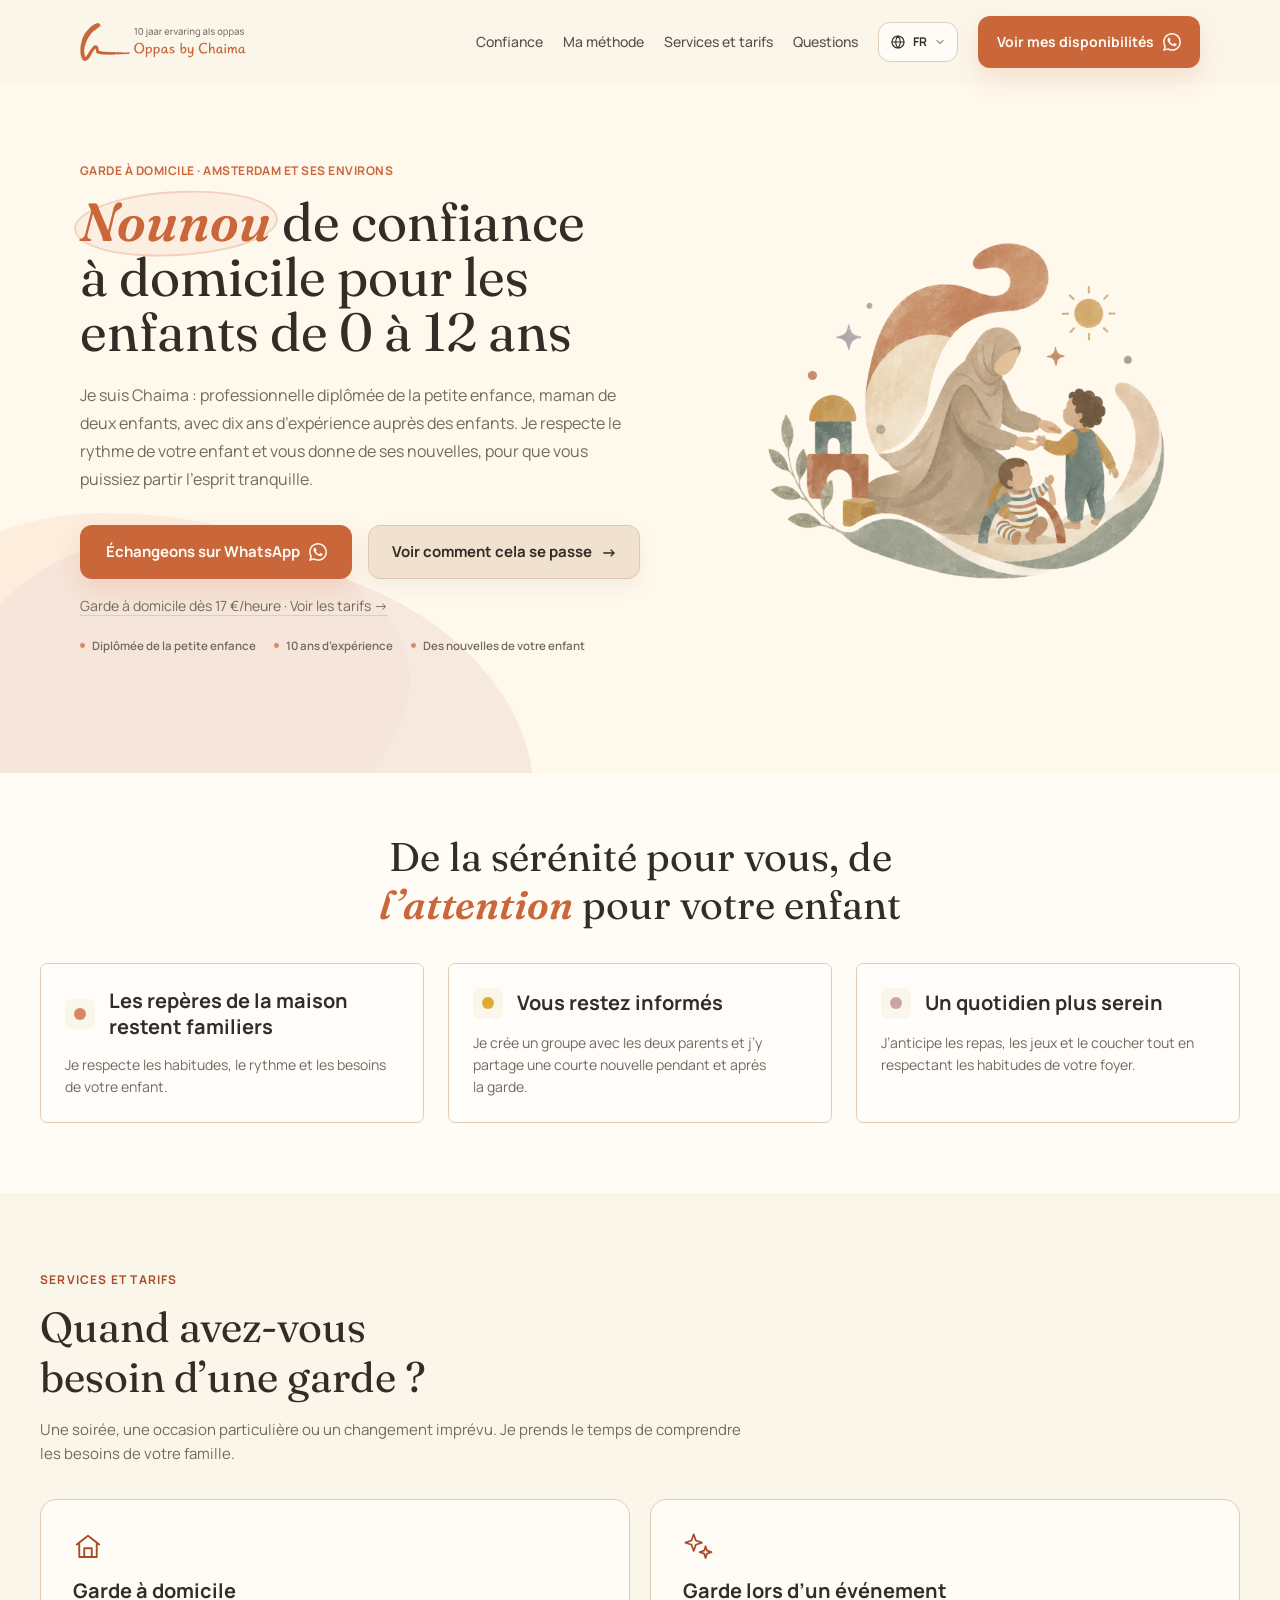
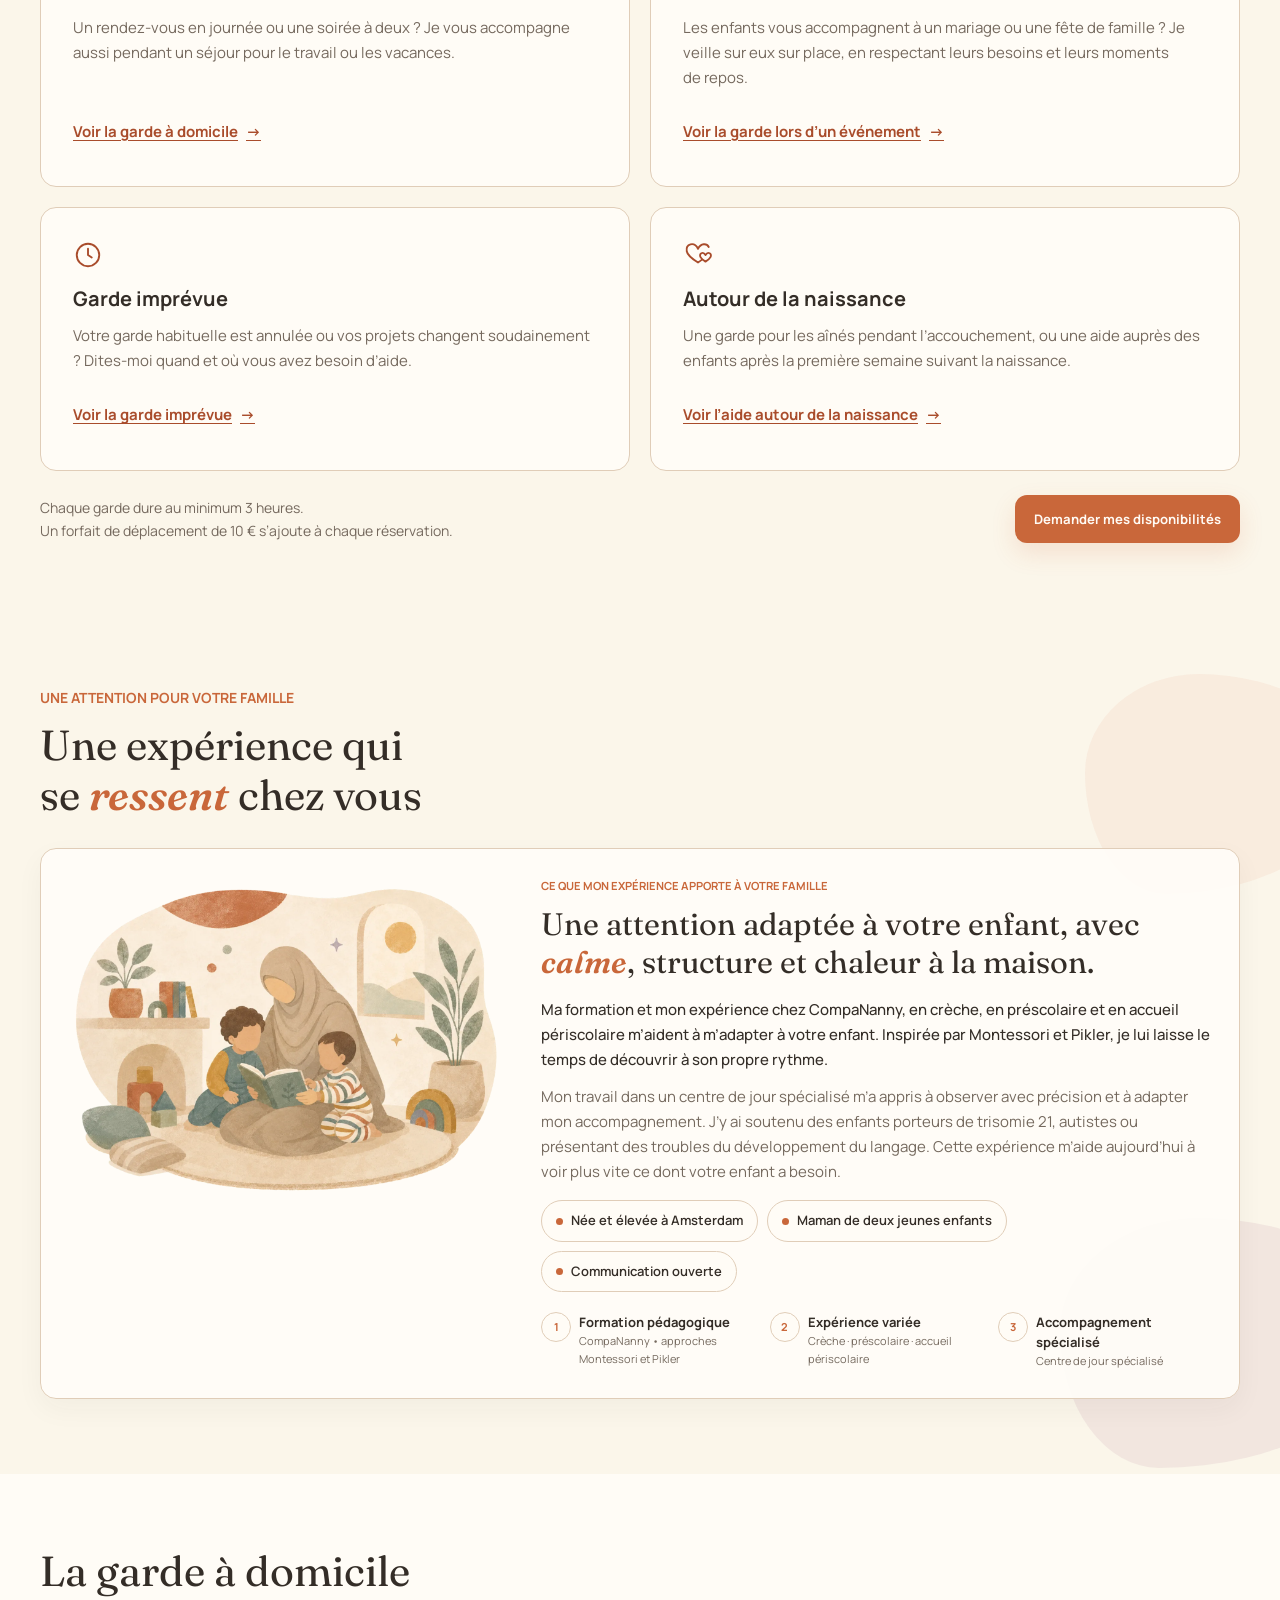
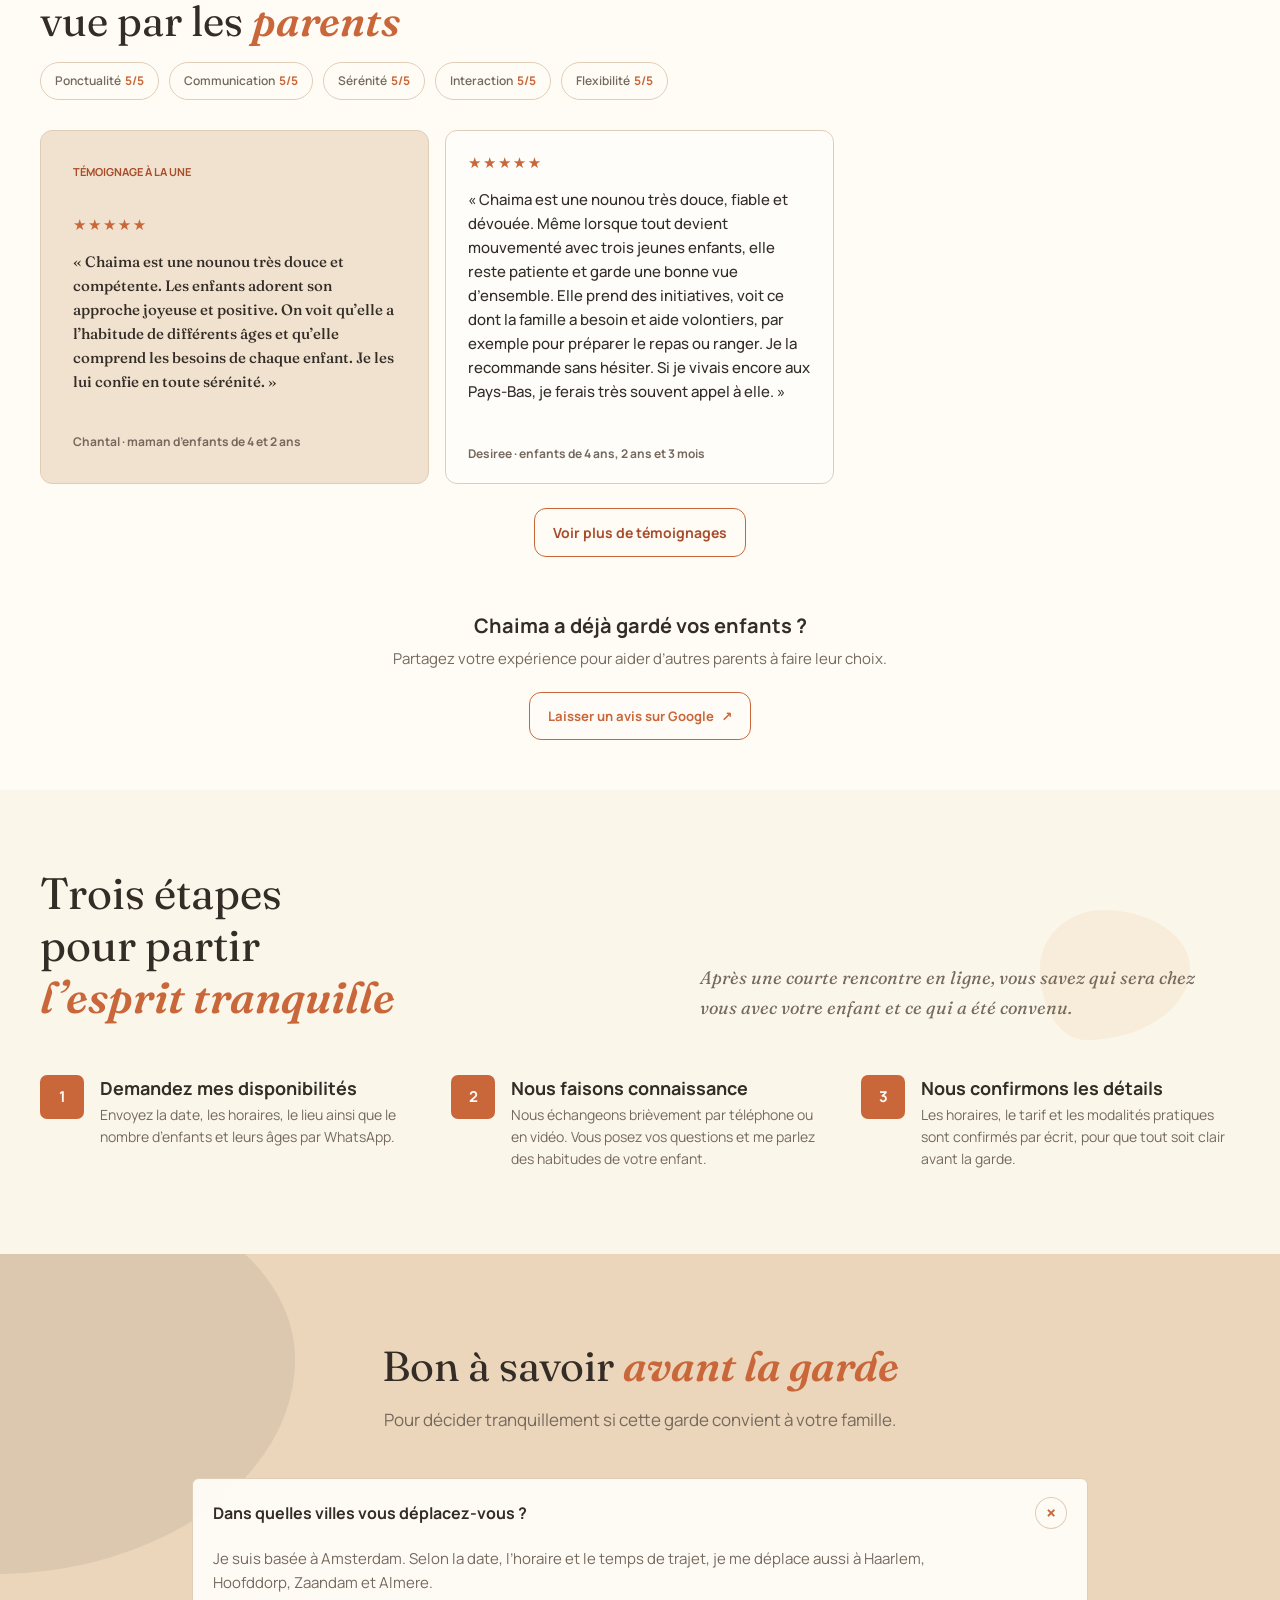
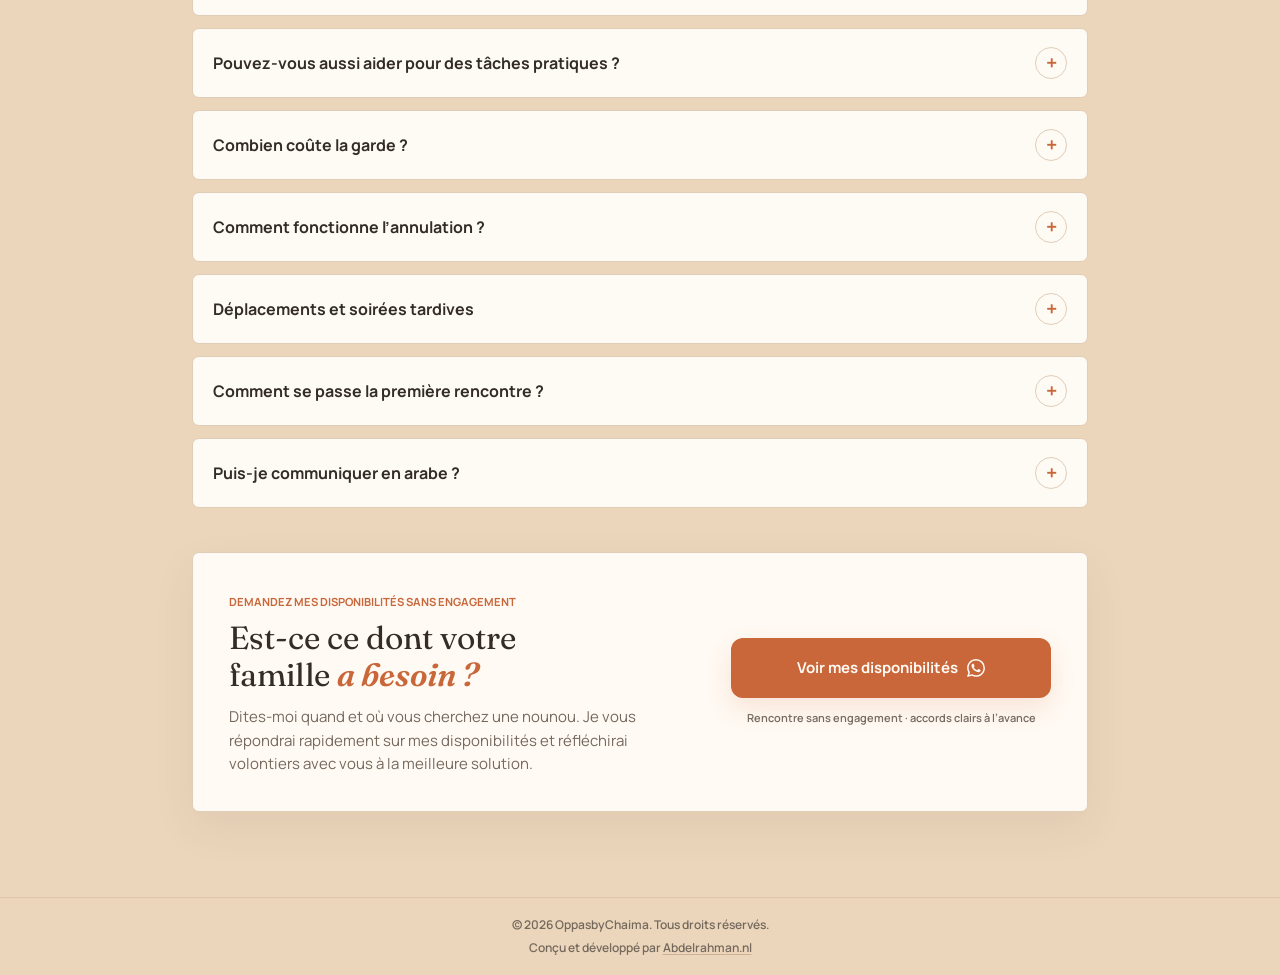
<file: fr/index.html>
<!doctype html>
<html lang="fr">
  <head>
    <meta charset="utf-8">
    <meta name="viewport" content="width=device-width, initial-scale=1">
    <title>Nounou à domicile à Amsterdam | Oppas by Chaima</title>
    <meta name="description" content="Nounou diplômée pour les enfants de 0 à 12 ans à Amsterdam et alentours. 10 ans d’expérience, accords clairs et nouvelles personnalisées.">
    <meta name="theme-color" content="#fff8ef">
    <meta property="og:site_name" content="Oppas by Chaima">
    <meta property="og:title" content="Nounou à domicile à Amsterdam | Oppas by Chaima">
    <meta property="og:description" content="Nounou diplômée pour les enfants de 0 à 12 ans. 10 ans d’expérience, accords clairs et nouvelles personnalisées.">
    <meta property="og:locale:alternate" content="ar_AR">
<meta property="og:type" content="website">
    <meta property="og:url" content="https://oppasbychaima.nl/fr/">
    <meta property="og:locale" content="fr_FR">
    <meta property="og:locale:alternate" content="nl_NL">
    <meta property="og:locale:alternate" content="en_GB">
    <meta property="og:image" content="https://oppasbychaima.nl/assets/og-chaima.jpg">
    <meta property="og:image:width" content="1200">
    <meta property="og:image:height" content="630">
    <meta property="og:image:alt" content="Chaima gardant de jeunes enfants à domicile avec calme et attention">
    <meta name="twitter:card" content="summary_large_image">
    <link rel="alternate" hreflang="nl-NL" href="https://oppasbychaima.nl/">
<link rel="alternate" hreflang="en" href="https://oppasbychaima.nl/en/">
<link rel="alternate" hreflang="fr" href="https://oppasbychaima.nl/fr/">
<link rel="alternate" hreflang="ar" href="https://oppasbychaima.nl/ar/">
<link rel="alternate" hreflang="x-default" href="https://oppasbychaima.nl/">
<link rel="canonical" href="https://oppasbychaima.nl/fr/">
    <link rel="icon" href="/assets/favicon.svg" type="image/svg+xml" sizes="any">
    <link rel="icon" href="/assets/favicon-96.png" type="image/png" sizes="96x96">
    <link rel="apple-touch-icon" href="/assets/apple-touch-icon.png" sizes="180x180">
    <link rel="preconnect" href="https://fonts.googleapis.com">
    <link rel="preconnect" href="https://fonts.gstatic.com" crossorigin>
    <link href="https://fonts.googleapis.com/css2?family=Fraunces:ital,opsz,wght@0,9..144,400;0,9..144,600;1,9..144,400;1,9..144,600&amp;family=Manrope:wght@400;500;600;700&amp;display=swap" rel="stylesheet">
    <link rel="stylesheet" href="../style.css?v=20261031-prices">
    <script type="application/ld+json">
{
  "@context": "https://schema.org",
  "@graph": [
    {
      "@type": "WebSite",
      "@id": "https://oppasbychaima.nl/#website",
      "url": "https://oppasbychaima.nl/",
      "name": "Oppas by Chaima",
      "alternateName": "OppasbyChaima.nl",
      "inLanguage": [
        "nl-NL",
        "en-GB",
        "fr-FR",
        "ar"
      ]
    },
    {
      "@type": "LocalBusiness",
      "@id": "https://oppasbychaima.nl/#business",
      "url": "https://oppasbychaima.nl/",
      "name": "Oppas by Chaima",
      "description": "Nounou diplômée à domicile pour les enfants de 0 à 12 ans à Amsterdam et alentours.",
      "logo": "https://oppasbychaima.nl/assets/logo-lockup-v2.svg",
      "image": "https://oppasbychaima.nl/assets/og-chaima.jpg",
      "telephone": "+31648703092",
      "priceRange": "17-25 € par heure",
      "founder": {
        "@id": "https://oppasbychaima.nl/#chaima"
      },
      "areaServed": [
        {
          "@type": "City",
          "name": "Amsterdam"
        },
        {
          "@type": "City",
          "name": "Haarlem"
        },
        {
          "@type": "City",
          "name": "Hoofddorp"
        },
        {
          "@type": "City",
          "name": "Zaandam"
        },
        {
          "@type": "City",
          "name": "Almere"
        }
      ],
      "contactPoint": {
        "@type": "ContactPoint",
        "telephone": "+31648703092",
        "contactType": "customer service",
        "availableLanguage": [
          "Dutch",
          "English",
          "French"
        ]
      }
    },
    {
      "@type": "Person",
      "@id": "https://oppasbychaima.nl/#chaima",
      "name": "Chaima",
      "jobTitle": "Professionnelle diplômée de la petite enfance et nounou",
      "knowsLanguage": [
        "nl",
        "en",
        "fr",
        "ar"
      ],
      "worksFor": {
        "@id": "https://oppasbychaima.nl/#business"
      }
    },
    {
      "@type": "WebPage",
      "@id": "https://oppasbychaima.nl/fr/#webpage",
      "url": "https://oppasbychaima.nl/fr/",
      "name": "Nounou à domicile à Amsterdam | Oppas by Chaima",
      "description": "Nounou diplômée pour les enfants de 0 à 12 ans à Amsterdam et alentours. 10 ans d’expérience, accords clairs et nouvelles personnalisées.",
      "inLanguage": "fr-FR",
      "isPartOf": {
        "@id": "https://oppasbychaima.nl/#website"
      },
      "about": {
        "@id": "https://oppasbychaima.nl/#business"
      }
    }
  ]
}
</script>
  </head>
  <body class="compact-home">
    <a class="skip-link" href="#main">Aller au contenu</a>

    <header class="site-header" data-header>
      <nav class="nav container" aria-label="Navigation principale">
        <a class="brand" href="#top" aria-label="Accueil Oppas by Chaima">
          <img src="../assets/logo-lockup-v2.svg" width="166" height="38" alt="Oppas by Chaima - 10 ans d’expérience comme nounou">
        </a>
        <details class="language-switcher language-switcher-mobile">
          <summary aria-label="Choisir la langue, langue actuelle français"><svg class="language-globe" viewBox="0 0 24 24" aria-hidden="true"><circle cx="12" cy="12" r="9"></circle><path d="M3 12h18M12 3c2.4 2.5 3.6 5.5 3.6 9S14.4 18.5 12 21M12 3C9.6 5.5 8.4 8.5 8.4 12S9.6 18.5 12 21"></path></svg><span>FR</span><svg class="language-chevron" viewBox="0 0 24 24" aria-hidden="true"><path d="m6 9 6 6 6-6"></path></svg></summary>
          <div class="language-options">
            <a href="../" lang="nl" hreflang="nl"><span class="language-flag" aria-hidden="true">🇳🇱</span><strong>NL</strong><span>Nederlands</span></a>
            <a href="../en/" lang="en" hreflang="en"><span class="language-flag" aria-hidden="true">🇬🇧</span><strong>EN</strong><span>English</span></a>
            <a href="./" lang="fr" hreflang="fr" aria-current="page"><span class="language-flag" aria-hidden="true">🇫🇷</span><strong>FR</strong><span>Français</span></a>
          <a href="/ar/" lang="ar" hreflang="ar" dir="rtl"><span class="language-flag" aria-hidden="true">🇲🇦</span><strong>AR</strong><span>العربية</span></a></div>
        </details>
        <button class="nav-toggle" type="button" aria-expanded="false" aria-controls="nav-menu" data-nav-toggle><span class="sr-only">Ouvrir le menu</span><span></span><span></span></button>
        <div class="nav-menu" id="nav-menu" data-nav-menu>
          <a href="#vertrouwen">Confiance</a><a href="#werkwijze">Ma méthode</a><a href="/fr/services/">Services et tarifs</a><a href="#vragen">Questions</a>
          <details class="language-switcher language-switcher-desktop">
            <summary aria-label="Choisir la langue, langue actuelle français"><svg class="language-globe" viewBox="0 0 24 24" aria-hidden="true"><circle cx="12" cy="12" r="9"></circle><path d="M3 12h18M12 3c2.4 2.5 3.6 5.5 3.6 9S14.4 18.5 12 21M12 3C9.6 5.5 8.4 8.5 8.4 12S9.6 18.5 12 21"></path></svg><span>FR</span><svg class="language-chevron" viewBox="0 0 24 24" aria-hidden="true"><path d="m6 9 6 6 6-6"></path></svg></summary>
            <div class="language-options">
              <a href="../" lang="nl" hreflang="nl"><span class="language-flag" aria-hidden="true">🇳🇱</span><strong>NL</strong><span>Nederlands</span></a>
              <a href="../en/" lang="en" hreflang="en"><span class="language-flag" aria-hidden="true">🇬🇧</span><strong>EN</strong><span>English</span></a>
              <a href="./" lang="fr" hreflang="fr" aria-current="page"><span class="language-flag" aria-hidden="true">🇫🇷</span><strong>FR</strong><span>Français</span></a>
            <a href="/ar/" lang="ar" hreflang="ar" dir="rtl"><span class="language-flag" aria-hidden="true">🇲🇦</span><strong>AR</strong><span>العربية</span></a></div>
          </details>
          <a class="btn btn-primary nav-cta" data-whatsapp="kennismaking" href="https://wa.me/31648703092" target="_blank" rel="noopener">
            <span class="cta-long">Voir mes disponibilités</span><span class="cta-short">Disponibilités</span>
            <span class="wa-icon" aria-hidden="true"><svg viewBox="0 0 24 24" role="img" focusable="false"><path d="M17.472 14.382c-.297-.149-1.758-.867-2.03-.967-.273-.099-.471-.148-.67.15-.197.297-.767.966-.94 1.164-.173.199-.347.223-.644.074-.297-.148-1.255-.462-2.39-1.475-.883-.788-1.48-1.761-1.653-2.059-.173-.297-.018-.458.13-.606.134-.133.298-.347.446-.52.149-.174.198-.298.298-.497.099-.198.05-.372-.025-.521-.075-.148-.669-1.611-.916-2.206-.242-.579-.487-.5-.669-.51-.173-.009-.371-.011-.57-.011-.198 0-.52.074-.792.372-.272.297-1.04 1.016-1.04 2.479 0 1.463 1.065 2.875 1.213 3.074.149.198 2.095 3.2 5.076 4.487.709.306 1.262.489 1.694.626.712.227 1.36.195 1.872.118.571-.085 1.758-.719 2.006-1.413.248-.694.248-1.289.173-1.413-.074-.124-.272-.198-.57-.347m-5.421 7.403h-.004a9.87 9.87 0 0 1-5.031-1.378l-.361-.214-3.741.981.998-3.648-.235-.374a9.86 9.86 0 0 1-1.51-5.26c.001-5.45 4.436-9.884 9.888-9.884a9.821 9.821 0 0 1 6.988 2.895 9.825 9.825 0 0 1 2.897 6.988c-.003 5.45-4.437 9.884-9.889 9.884m8.413-18.297A11.815 11.815 0 0 0 12.05 0C5.495 0 .16 5.335.157 11.892c0 2.096.547 4.142 1.588 5.945L.057 24l6.305-1.654a11.882 11.882 0 0 0 5.683 1.448h.005c6.554 0 11.89-5.335 11.893-11.893a11.821 11.821 0 0 0-3.48-8.413Z"/></svg></span>
          </a>
        </div>
      </nav>
    </header>

    <main id="main">
      <section class="hero animate-section" id="top" aria-labelledby="hero-title">
        <div class="hero-pattern organic-bg-blob" aria-hidden="true"></div>
        <div class="container hero-grid">
          <div class="hero-content">
            <div class="hero-message"><p class="hero-kicker reveal-item">Garde à domicile · Amsterdam et ses environs</p>
              <h1 class="hero-title reveal-item" id="hero-title"><span class="highlight-word">Nounou</span> de confiance à domicile pour les enfants <span class="no-wrap">de 0 à 12 ans</span></h1>
              <p class="hero-lead reveal-item">Je suis Chaima : professionnelle diplômée de la petite enfance, maman de deux enfants, avec dix ans d’expérience auprès des enfants. Je respecte le rythme de votre enfant et vous donne de ses nouvelles, pour que vous puissiez partir l’esprit tranquille.</p>
            </div>
            <div class="hero-actions reveal-item" aria-label="Actions principales">
              <a class="btn btn-primary" data-whatsapp="kennismaking" href="https://wa.me/31648703092" target="_blank" rel="noopener">Échangeons sur WhatsApp <span class="wa-icon" aria-hidden="true"><svg viewBox="0 0 24 24" role="img" focusable="false"><path d="M17.472 14.382c-.297-.149-1.758-.867-2.03-.967-.273-.099-.471-.148-.67.15-.197.297-.767.966-.94 1.164-.173.199-.347.223-.644.074-.297-.148-1.255-.462-2.39-1.475-.883-.788-1.48-1.761-1.653-2.059-.173-.297-.018-.458.13-.606.134-.133.298-.347.446-.52.149-.174.198-.298.298-.497.099-.198.05-.372-.025-.521-.075-.148-.669-1.611-.916-2.206-.242-.579-.487-.5-.669-.51-.173-.009-.371-.011-.57-.011-.198 0-.52.074-.792.372-.272.297-1.04 1.016-1.04 2.479 0 1.463 1.065 2.875 1.213 3.074.149.198 2.095 3.2 5.076 4.487.709.306 1.262.489 1.694.626.712.227 1.36.195 1.872.118.571-.085 1.758-.719 2.006-1.413.248-.694.248-1.289.173-1.413-.074-.124-.272-.198-.57-.347m-5.421 7.403h-.004a9.87 9.87 0 0 1-5.031-1.378l-.361-.214-3.741.981.998-3.648-.235-.374a9.86 9.86 0 0 1-1.51-5.26c.001-5.45 4.436-9.884 9.888-9.884a9.821 9.821 0 0 1 6.988 2.895 9.825 9.825 0 0 1 2.897 6.988c-.003 5.45-4.437 9.884-9.889 9.884m8.413-18.297A11.815 11.815 0 0 0 12.05 0C5.495 0 .16 5.335.157 11.892c0 2.096.547 4.142 1.588 5.945L.057 24l6.305-1.654a11.882 11.882 0 0 0 5.683 1.448h.005c6.554 0 11.89-5.335 11.893-11.893a11.821 11.821 0 0 0-3.48-8.413Z"/></svg></span></a>
              <a class="btn btn-secondary hero-secondary" href="#werkwijze">Voir comment cela se passe <span class="arrow-icon" aria-hidden="true">→</span></a>
            </div>
            <p class="hero-rate-link reveal-item"><a href="/fr/services/">Garde à domicile dès 17 €/heure <span aria-hidden="true">·</span> Voir les tarifs <span aria-hidden="true">→</span></a></p>
            <ul class="hero-assurances reveal-item" aria-label="Ce que vous pouvez attendre de moi"><li>Diplômée de la petite enfance</li><li>10 ans d’expérience</li><li>Des nouvelles de votre enfant</li></ul>
          </div>
          <figure class="hero-visual reveal-item"><img src="../assets/hero-transparent.webp" width="1260" height="954" alt="Illustration chaleureuse de Chaima gardant deux enfants à la maison" fetchpriority="high"></figure>
        </div>
      </section>












      <section class="trust section animate-section" id="vertrouwen" aria-labelledby="trust-title">
        <div class="container">
          <div class="section-heading center reveal-item"><h2 id="trust-title">De la sérénité pour vous, de <span class="text-accent">l’attention</span> pour votre enfant</h2><p class="mobile-only">Votre enfant garde le rythme de la maison et vous savez comment se passe la garde.</p></div>
          <div class="card-grid three">
            <article class="trust-card interactive-card reveal-item"><span class="icon-chip dot-peach" aria-hidden="true"></span><h3>Les repères de la maison restent familiers</h3><p>Je respecte les habitudes, le rythme et les besoins de votre enfant.</p></article>
            <article class="trust-card interactive-card reveal-item"><span class="icon-chip dot-gold" aria-hidden="true"></span><h3>Vous restez informés</h3><p>Je crée un groupe avec les deux parents et j’y partage une courte nouvelle pendant et après la garde.</p></article>
            <article class="trust-card interactive-card reveal-item"><span class="icon-chip dot-rose" aria-hidden="true"></span><h3><span class="desktop-label">Un quotidien plus serein</span><span class="mobile-label">Plus de sérénité</span></h3><p>J’anticipe les repas, les jeux et le coucher tout en respectant les habitudes de votre foyer.</p></article>
          </div>
        </div>
      </section>

<section class="section services-overview" id="diensten" aria-labelledby="services-title">
<div class="container">
<div class="services-heading">
<p class="service-eyebrow">Services et tarifs</p>
<h2 id="services-title">Quand avez-vous besoin d’une garde ?</h2>
<p>Une soirée, une occasion particulière ou un changement imprévu. Je prends le temps de comprendre les besoins de votre famille.</p>
</div>
<div class="services-grid">
<article class="service-card">
<span class="service-icon" aria-hidden="true"><svg viewBox="0 0 24 24" fill="none" stroke="currentColor" stroke-width="1.5" stroke-linecap="round" stroke-linejoin="round" focusable="false"><path d="m3 10 9-7 9 7M5 9v11h14V9M9 20v-7h6v7"/></svg></span>
<h3>Garde à domicile</h3>
<p>Un rendez-vous en journée ou une soirée à deux ? Je vous accompagne aussi pendant un séjour pour le travail ou les vacances.</p>
<a class="service-link" href="/fr/services/#thuis">Voir la garde à domicile <span aria-hidden="true">→</span>
</a>
</article>
<article class="service-card">
<span class="service-icon" aria-hidden="true"><svg viewBox="0 0 24 24" fill="none" stroke="currentColor" stroke-width="1.5" stroke-linecap="round" stroke-linejoin="round" focusable="false"><path d="m9 3 1.8 5.2L16 10l-5.2 1.8L9 17l-1.8-5.2L2 10l5.2-1.8L9 3ZM19 13l1.2 3.8L24 18l-3.8 1.2L19 23l-1.2-3.8L14 18l3.8-1.2L19 13Z" transform="translate(0 -1) scale(.95)"/></svg></span>
<h3>Garde lors d’un événement</h3>
<p>Les enfants vous accompagnent à un mariage ou une fête de famille ? Je veille sur eux sur place, en respectant leurs besoins et leurs moments de repos.</p>
<a class="service-link" href="/fr/services/#gelegenheden">Voir la garde lors d’un événement <span aria-hidden="true">→</span>
</a>
</article>
<article class="service-card">
<span class="service-icon" aria-hidden="true"><svg viewBox="0 0 24 24" fill="none" stroke="currentColor" stroke-width="1.5" stroke-linecap="round" stroke-linejoin="round" focusable="false"><circle cx="12" cy="12" r="9"/><path d="M12 7v5l3 2"/></svg></span>
<h3>Garde imprévue</h3>
<p>Votre garde habituelle est annulée ou vos projets changent soudainement ? Dites-moi quand et où vous avez besoin d’aide.</p>
<a class="service-link" href="/fr/services/#onverwacht">Voir la garde imprévue <span aria-hidden="true">→</span>
</a>
</article>
<article class="service-card">
<span class="service-icon" aria-hidden="true"><svg viewBox="0 0 24 24" fill="none" stroke="currentColor" stroke-width="1.5" stroke-linecap="round" stroke-linejoin="round" focusable="false"><path d="M12 7C9 1 2 3 3 9c.5 3 5 6.5 9 9 1.1-.7 2.2-1.5 3.2-2.3M12 7c2.3-4.6 7-4.5 8.6-1.4"/><path d="M18 12c-2-3.3-5.5-1-4 1.7.6 1.1 2.1 2.4 4 3.6 1.9-1.2 3.4-2.5 4-3.6 1.5-2.7-2-5-4-1.7Z"/></svg></span>
<h3>Autour de la naissance</h3>
<p>Une garde pour les aînés pendant l’accouchement, ou une aide auprès des enfants après la première semaine suivant la naissance.</p>
<a class="service-link" href="/fr/services/#geboorte">Voir l’aide autour de la naissance <span aria-hidden="true">→</span>
</a>
</article>
</div>
<div class="services-footer">
<p>Chaque garde dure au minimum 3 heures.<br>Un forfait de déplacement de 10 € s’ajoute à chaque réservation.</p>
<a class="btn btn-primary" data-whatsapp="kennismaking" href="https://wa.me/31648703092">Demander mes disponibilités</a>
</div>
</div>
</section>

<section class="about section animate-section" id="over-chaima" aria-labelledby="about-title">
        <div class="about-shape about-shape-top organic-bg-blob" aria-hidden="true"></div><div class="about-shape about-shape-bottom organic-bg-blob" aria-hidden="true"></div>
        <div class="container">
          <header class="about-heading reveal-item"><p class="eyebrow">Une attention pour votre famille</p><h2 id="about-title">Une expérience qui se <span class="text-accent">ressent</span> chez vous</h2><p class="about-intro">Votre enfant reçoit une attention adaptée à son âge, à sa personnalité et à vos habitudes familiales. Je suis Chaima, j’ai 25 ans, je suis née et j’ai grandi à Amsterdam.</p></header>
          <div class="about-story reveal-item">
            <div class="about-media">
              <div class="about-image"><img src="../assets/over-mij.webp" width="1400" height="1050" alt="Illustration de Chaima lisant avec deux enfants à la maison" loading="lazy"></div>

            </div>
            <div class="about-copy">
              <p class="eyebrow"><span class="desktop-label">Ce que mon expérience apporte à votre famille</span><span class="mobile-label">Ce que vous ressentez chez vous</span></p>
              <h3>Une attention adaptée à votre enfant, avec <span class="text-accent">calme</span>, structure et chaleur à la maison.</h3>
              <p class="experience-lead">Ma formation et mon expérience chez CompaNanny, en crèche, en préscolaire et en accueil périscolaire m’aident à m’adapter à votre enfant. Inspirée par Montessori et Pikler, je lui laisse le temps de découvrir à son propre rythme.</p>
              <div class="about-extra" id="about-extra-fr">
                <p>Mon travail dans un centre de jour spécialisé m’a appris à observer avec précision et à adapter mon accompagnement. J’y ai soutenu des enfants porteurs de trisomie 21, autistes ou présentant des troubles du développement du langage. Cette expérience m’aide aujourd’hui à voir plus vite ce dont votre enfant a besoin.</p>


              </div>
              <button class="about-toggle" type="button" aria-expanded="false" aria-controls="about-extra-fr" data-more-label="Voir comment mon expérience aide votre famille" data-less-label="Réduire">Voir comment mon expérience aide votre famille</button>
              <ul class="identity-list" aria-label="Chaima en bref"><li>Née et élevée à Amsterdam</li><li>Maman de deux jeunes enfants</li><li>Communication ouverte</li></ul><ol class="experience-path" aria-label="Mon expérience en trois étapes">
                <li><span aria-hidden="true">1</span><div><strong>Formation pédagogique</strong><small>CompaNanny • approches Montessori et Pikler</small></div></li>
                <li><span aria-hidden="true">2</span><div><strong>Expérience variée</strong><small>Crèche · préscolaire · accueil périscolaire</small></div></li>
                <li><span aria-hidden="true">3</span><div><strong>Accompagnement spécialisé</strong><small>Centre de jour spécialisé</small></div></li>
              </ol>
            </div>
          </div>
        </div>
      </section>

<section class="reviews section animate-section" id="reviews" aria-labelledby="reviews-title">
        <div class="container reviews-heading"><h2 class="reveal-item" id="reviews-title">La garde à domicile vue par les <span class="text-accent">parents</span></h2></div>
        <div class="container rating-row reveal-item" aria-label="Notes par catégorie"><span>Ponctualité <strong>5/5</strong></span><span>Communication <strong>5/5</strong></span><span>Sérénité <strong>5/5</strong></span><span>Interaction <strong>5/5</strong></span><span>Flexibilité <strong>5/5</strong></span></div>
        <div class="container review-grid" id="review-grid-fr" aria-label="Témoignages de parents">
          <article class="review-card review-preview review-featured  interactive-card reveal-item"><span class="review-label">Témoignage à la une</span><span class="stars" aria-label="5 étoiles sur 5">★★★★★</span><p>« Chaima est une nounou très douce et compétente. Les enfants adorent son approche joyeuse et positive. On voit qu’elle a l’habitude de différents âges et qu’elle comprend les besoins de chaque enfant. Je les lui confie en toute sérénité. »</p><small>Chantal · maman d’enfants de 4 et 2 ans</small></article>
          <article class="review-card interactive-card reveal-item"><span class="stars" aria-label="5 étoiles sur 5">★★★★★</span><p>« Une vraie perle. Elle propose de belles activités, donne spontanément des nouvelles et avait même préparé le dîner. »</p><small>13 juillet 2026 · enfants de 18 mois et 3 ans</small></article>
          <article class="review-card interactive-card reveal-item"><span class="stars" aria-label="5 étoiles sur 5">★★★★★</span><p>« Très douce avec les enfants. Beaucoup d’expérience et une excellente communication. »</p><small>12 juillet 2026 · enfants de 5 mois et 3 ans</small></article>
          <article class="review-card interactive-card reveal-item"><span class="stars" aria-label="5 étoiles sur 5">★★★★★</span><p>« Tout s’est très bien passé. Chaima a été adorable avec notre fille et a même fait une lessive sans que nous le demandions. »</p><small>10 juillet 2026 · enfant de 1 an</small></article>
          <article class="review-card interactive-card reveal-item"><span class="stars" aria-label="5 étoiles sur 5">★★★★★</span><p>« Très agréable et expérimentée avec les tout-petits. Elle nous a beaucoup aidés, aussi dans la maison. »</p><small>18 juin 2026 · bébé de 5 mois</small></article>
          <article class="review-card interactive-card reveal-item"><span class="stars" aria-label="5 étoiles sur 5">★★★★★</span><p>« Une nounou très sympathique. Notre fille a passé un très bon moment. »</p><small>13 juin 2026 · enfant de 6 ans</small></article>
          <article class="review-card interactive-card reveal-item"><span class="stars" aria-label="5 étoiles sur 5">★★★★★</span><p>« Nos enfants ont adoré passer du temps avec Chaima. Elle a même aidé spontanément à la maison. Nous la recommandons avec plaisir. »</p><small>30 juin 2026 · enfants de 2 et 6 ans</small></article>
          <article class="review-card interactive-card reveal-item"><span class="stars" aria-label="5 étoiles sur 5">★★★★★</span><p>« Notre fils s’est tout de suite senti à l’aise. Ils ont mangé, joué et lu des histoires ensemble, et le coucher s’est très bien passé. »</p><small>18 novembre 2023 · enfant de 7 ans</small></article>
          <article class="review-card review-preview  interactive-card reveal-item"><span class="stars" aria-label="5 étoiles sur 5">★★★★★</span><p>« Chaima est une nounou très douce, fiable et dévouée. Même lorsque tout devient mouvementé avec trois jeunes enfants, elle reste patiente et garde une bonne vue d’ensemble. Elle prend des initiatives, voit ce dont la famille a besoin et aide volontiers, par exemple pour préparer le repas ou ranger. Je la recommande sans hésiter. Si je vivais encore aux Pays-Bas, je ferais très souvent appel à elle. »</p><small>Desiree · enfants de 4 ans, 2 ans et 3 mois</small></article>
          <article class="review-card review-preview  interactive-card reveal-item"><span class="stars" aria-label="5 étoiles sur 5">★★★★★</span><p>« Chaima est une personne très chaleureuse et attentionnée. Elle a beaucoup d’expérience, sait s’adapter et a très souvent gardé mes deux garçons depuis qu’ils étaient bébés. Ils l’adorent et je les lui ai toujours confiés en toute sérénité. Maintenant qu’ils sont à l’école, nous avons moins souvent besoin d’une nounou, mais je la recommande de tout cœur et lui confierais toujours mes enfants. »</p><small>Yazmin · maman de deux garçons · âgés de 8 mois et 3 ans et demi au début</small></article>
          <article class="review-card interactive-card reveal-item"><span class="stars" aria-label="5 étoiles sur 5">★★★★★</span><p>« Chaima a été vraiment formidable ! C’était seulement la deuxième fois que nous faisions appel à une nounou, alors nous étions assez inquiets. Chaima sait parfaitement ce qu’elle fait et possède beaucoup d’expérience. Elle est aussi très douce et communique très bien. Nous la recommandons vivement ! »</p><small>21 juillet 2026 · bébé de 5 mois</small></article>
        </div>
        <div class="container reviews-toggle-row"><button class="reviews-toggle" type="button" aria-expanded="false" aria-controls="review-grid-fr" data-more-label="Voir plus de témoignages" data-less-label="Voir moins de témoignages">Voir plus de témoignages</button></div>
              <div class="container review-invite">
          <h3>Chaima a déjà gardé vos enfants ?</h3>
          <p>Partagez votre expérience pour aider d’autres parents à faire leur choix.</p>
          <a class="btn btn-secondary review-invite-link" href="https://g.page/r/CfDLBFFsI1FAEBM/review" target="_blank" rel="noopener noreferrer">Laisser un avis sur Google <span aria-hidden="true">↗</span></a>
        </div>
      </section>

<section class="process section animate-section" id="werkwijze" aria-labelledby="process-title">
        <div class="process-orb organic-bg-blob" aria-hidden="true"></div>
        <div class="container split-heading"><h2 class="reveal-item" id="process-title">Trois étapes pour partir <span class="text-accent">l’esprit tranquille</span></h2><p class="section-note handwritten reveal-item">Après une courte rencontre en ligne, vous savez qui sera chez vous avec votre enfant et ce qui a été convenu.</p></div>
        <div class="container process-grid">
          <article class="step-card reveal-item"><span>1</span><div><h3>Demandez mes disponibilités</h3><p>Envoyez la date, les horaires, le lieu ainsi que le nombre d’enfants et leurs âges par WhatsApp.</p></div></article>
          <article class="step-card reveal-item"><span>2</span><div><h3>Nous faisons connaissance</h3><p>Nous échangeons brièvement par téléphone ou en vidéo. Vous posez vos questions et me parlez des habitudes de votre enfant.</p></div></article>
          <article class="step-card reveal-item"><span>3</span><div><h3>Nous confirmons les détails</h3><p>Les horaires, le tarif et les modalités pratiques sont confirmés par écrit, pour que tout soit clair avant la garde.</p></div></article>

        </div>
      </section>

<section class="faq section animate-section" id="vragen" aria-labelledby="faq-title">
        <div class="faq-shape organic-bg-blob" aria-hidden="true"></div>
        <div class="container">
          <div class="section-heading center reveal-item"><h2 id="faq-title">Bon à savoir <span class="text-accent">avant la garde</span></h2><p>Pour décider tranquillement si cette garde convient à votre famille.</p></div>
          <div class="faq-list reveal-item">
            <article class="faq-item is-open"><button class="faq-header" type="button" aria-expanded="true" aria-controls="faq-answer-1"><span>Dans quelles villes vous déplacez-vous ?</span><span class="faq-icon" aria-hidden="true">+</span></button><div class="faq-content" id="faq-answer-1"><p>Je suis basée à Amsterdam. Selon la date, l’horaire et le temps de trajet, je me déplace aussi à Haarlem, Hoofddorp, Zaandam et Almere.</p></div></article>
            <article class="faq-item"><button class="faq-header" type="button" aria-expanded="false" aria-controls="faq-answer-2"><span>Pouvez-vous aussi aider pour des tâches pratiques ?</span><span class="faq-icon" aria-hidden="true">+</span></button><div class="faq-content" id="faq-answer-2"><p>Oui, lorsque la tâche concerne directement les enfants. Je peux préparer un repas, ranger les jouets ou m’occuper de leur linge; cuisiner est aussi possible sur demande.</p></div></article>
            <article class="faq-item"><button class="faq-header" type="button" aria-expanded="false" aria-controls="faq-answer-3"><span>Combien coûte la garde ?</span><span class="faq-icon" aria-hidden="true">+</span></button><div class="faq-content" id="faq-answer-3"><p>Tous les tarifs sont horaires, avec un minimum de 3 heures par garde. La garde à domicile prévue à l’avance coûte 17 €/heure ; la garde de dernière minute coûte 18 €/heure. La garde lors d’un événement, le soutien familial en situation urgente et l’aide autour de la naissance coûtent 25 €/heure.<br><a class="service-link" href="/fr/services/">Services et tarifs →</a></p></div></article>
<article class="faq-item">
<button class="faq-header" type="button" aria-expanded="false" aria-controls="faq-answer-cancel">
<span>Comment fonctionne l’annulation ?</span>
<span class="faq-icon" aria-hidden="true">+</span>
</button>
<div class="faq-content" id="faq-answer-cancel">
<p>Vous pouvez annuler gratuitement jusqu’à une heure avant l’heure de début convenue. Si vous annulez pendant cette dernière heure, vous payez une heure au tarif convenu, au lieu de la totalité de la garde. Si j’annule moi-même pendant l’heure précédant le début, je vous offre la première heure de votre prochaine garde de plus de quatre heures.</p>
</div>
</article><article class="faq-item">
<button class="faq-header" type="button" aria-expanded="false" aria-controls="faq-answer-travel">
<span>Déplacements et soirées tardives</span>
<span class="faq-icon" aria-hidden="true">+</span>
</button>
<div class="faq-content" id="faq-answer-travel">
<p>Je facture 10 € par garde pour l’aller-retour dans ma zone habituelle. Si la garde se termine à 23 h ou plus tard, vous prenez également en charge mon taxi de retour. Ce taxi est une condition pour ces horaires, convenue à l’avance. Pour une autre destination, je confirme les frais avant la garde.</p>
</div>
</article>            <article class="faq-item"><button class="faq-header" type="button" aria-expanded="false" aria-controls="faq-answer-4"><span>Comment se passe la première rencontre ?</span><span class="faq-icon" aria-hidden="true">+</span></button><div class="faq-content" id="faq-answer-4"><p>Lors d’un court appel, nous parlons du rythme de votre enfant et de vos attentes. Vous savez ainsi qui viendra chez vous et la première garde commence dans le calme et la confiance.</p></div></article>
          <article class="faq-item"><button class="faq-header" type="button" aria-expanded="false" aria-controls="faq-language-fr"><span>Puis-je communiquer en arabe ?</span><span class="faq-icon" aria-hidden="true">+</span></button><div class="faq-content" id="faq-language-fr"><p>Le site est aussi disponible en arabe. Je comprends l’arabe, mais je ne le parle pas. Lors de notre premier échange, nous vérifions que nous nous comprenons bien, pour convenir clairement de tout ce qui concerne votre enfant.</p></div></article>
</div>
          <div class="final-card reveal-item" id="contact">
            <div class="final-card-copy"><span class="eyebrow">Demandez mes disponibilités sans engagement</span><h3>Est-ce ce dont votre famille <span class="text-accent">a besoin ?</span></h3><p>Dites-moi quand et où vous cherchez une nounou. Je vous répondrai rapidement sur mes disponibilités et réfléchirai volontiers avec vous à la meilleure solution.</p></div>
            <div class="final-card-action"><a class="btn btn-primary" data-whatsapp="kennismaking" href="https://wa.me/31648703092" target="_blank" rel="noopener">Voir mes disponibilités <span class="wa-icon" aria-hidden="true"><svg viewBox="0 0 24 24" role="img" focusable="false"><path d="M17.472 14.382c-.297-.149-1.758-.867-2.03-.967-.273-.099-.471-.148-.67.15-.197.297-.767.966-.94 1.164-.173.199-.347.223-.644.074-.297-.148-1.255-.462-2.39-1.475-.883-.788-1.48-1.761-1.653-2.059-.173-.297-.018-.458.13-.606.134-.133.298-.347.446-.52.149-.174.198-.298.298-.497.099-.198.05-.372-.025-.521-.075-.148-.669-1.611-.916-2.206-.242-.579-.487-.5-.669-.51-.173-.009-.371-.011-.57-.011-.198 0-.52.074-.792.372-.272.297-1.04 1.016-1.04 2.479 0 1.463 1.065 2.875 1.213 3.074.149.198 2.095 3.2 5.076 4.487.709.306 1.262.489 1.694.626.712.227 1.36.195 1.872.118.571-.085 1.758-.719 2.006-1.413.248-.694.248-1.289.173-1.413-.074-.124-.272-.198-.57-.347m-5.421 7.403h-.004a9.87 9.87 0 0 1-5.031-1.378l-.361-.214-3.741.981.998-3.648-.235-.374a9.86 9.86 0 0 1-1.51-5.26c.001-5.45 4.436-9.884 9.888-9.884a9.821 9.821 0 0 1 6.988 2.895 9.825 9.825 0 0 1 2.897 6.988c-.003 5.45-4.437 9.884-9.889 9.884m8.413-18.297A11.815 11.815 0 0 0 12.05 0C5.495 0 .16 5.335.157 11.892c0 2.096.547 4.142 1.588 5.945L.057 24l6.305-1.654a11.882 11.882 0 0 0 5.683 1.448h.005c6.554 0 11.89-5.335 11.893-11.893a11.821 11.821 0 0 0-3.48-8.413Z"/></svg></span></a><small>Rencontre sans engagement · accords clairs à l’avance</small></div>
          </div>
        </div>
      </section>
    </main>

    <footer class="site-footer">
      <div class="container">
        <small>© 2026 OppasbyChaima. Tous droits réservés.</small>
        <small class="site-credit">Conçu et développé par <a href="https://abdelrahman.nl/" target="_blank" rel="noopener">Abdelrahman.nl</a></small>
      </div>
    </footer>
    <script src="../script.js?v=20261031-moments-bento" defer></script>
  </body>
</html>
</file>
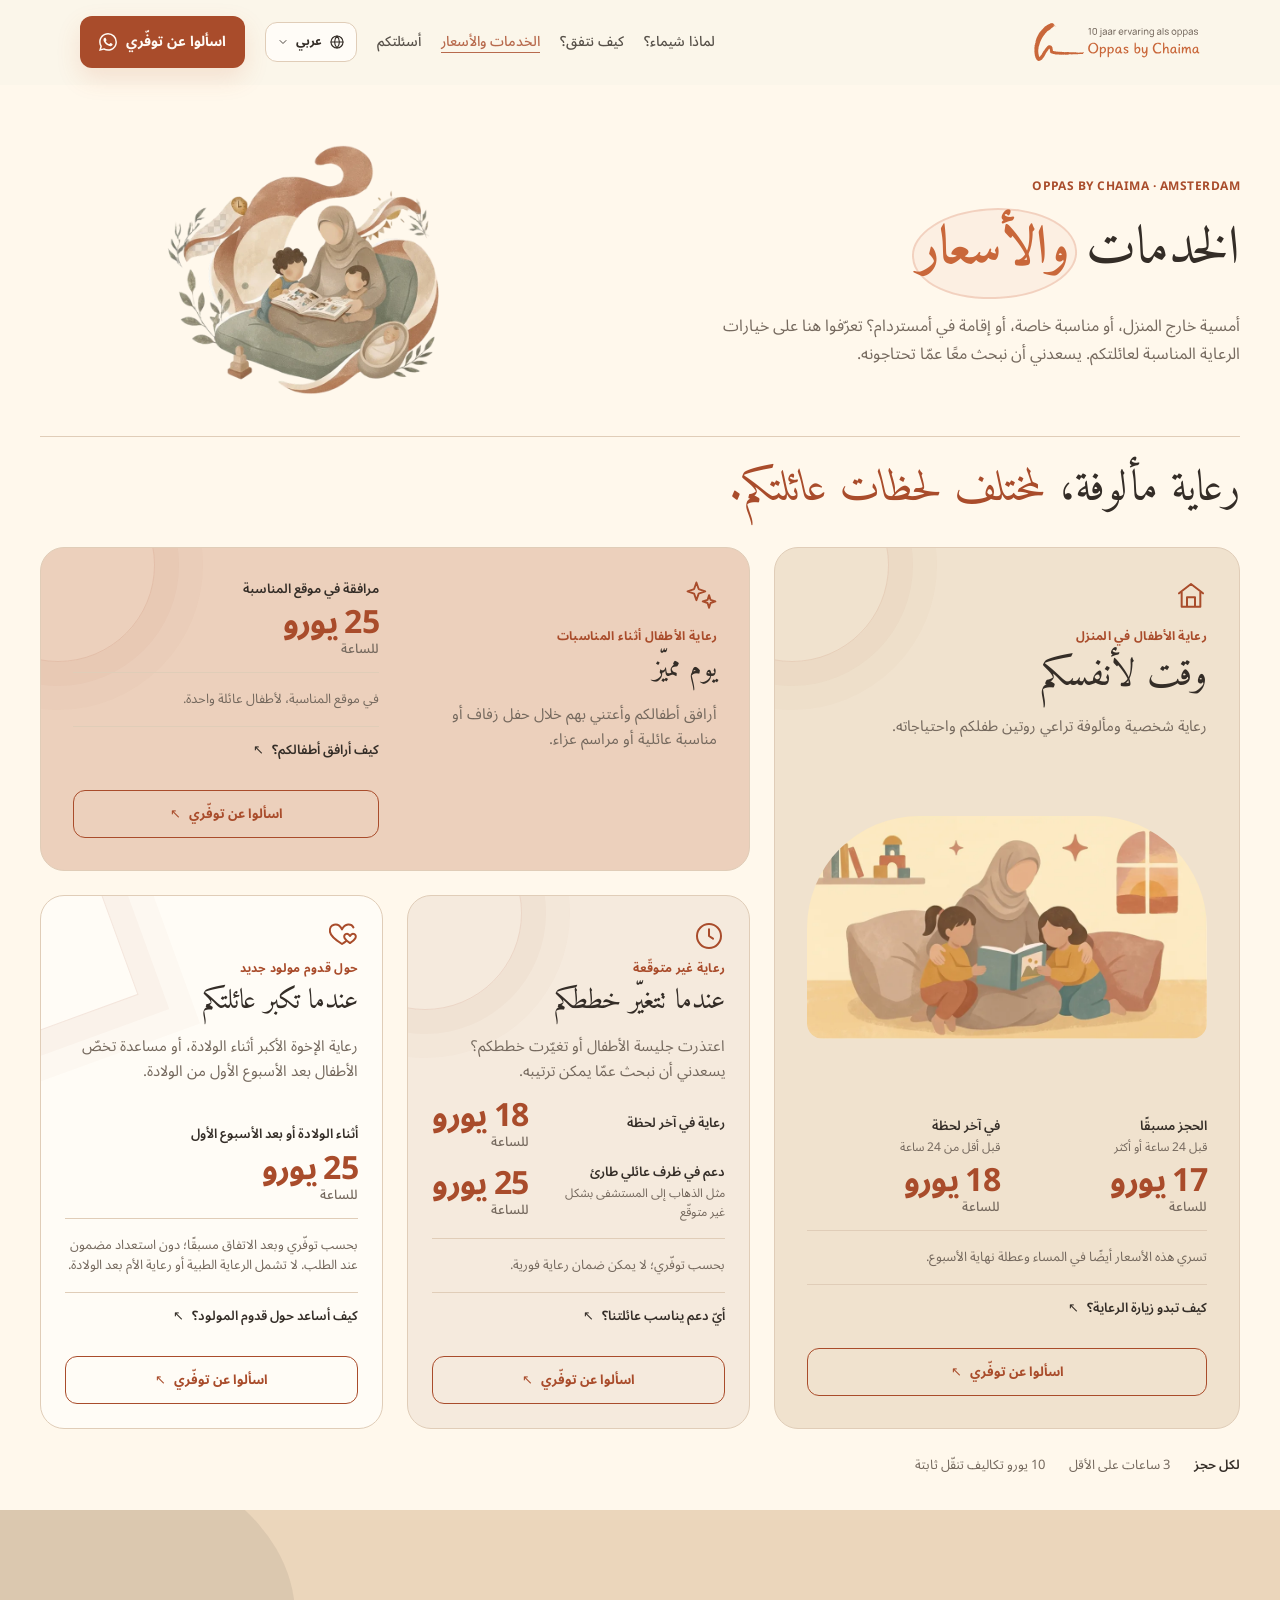
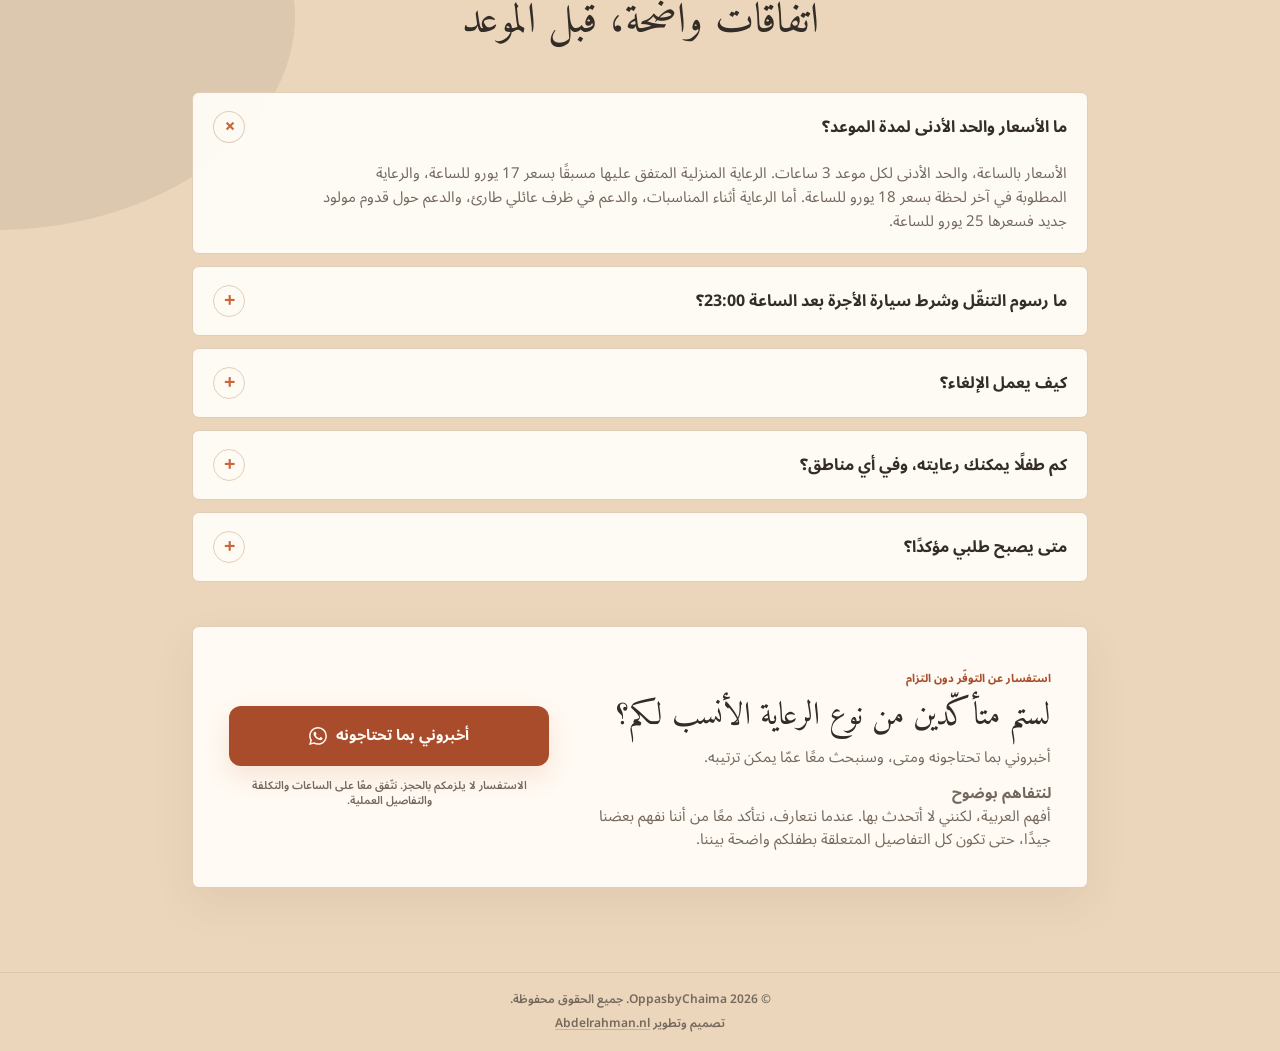
<file: ar/services/index.html>
<!doctype html>
<html lang="ar" dir="rtl">
  <head>
    <meta charset="utf-8">
    <meta name="viewport" content="width=device-width, initial-scale=1">
    <title>جليسة أطفال في أمستردام: الخدمات والأسعار | Oppas by Chaima</title>
    <meta name="description" content="رعاية الأطفال في المنزل في أمستردام ابتداءً من 17 يورو للساعة، للعائلات المقيمة والوافدة والزائرة وللمناسبات الخاصة. تعرّفوا على الأسعار والاتفاقات، مع معلومات متاحة بالعربية.">
    <meta name="theme-color" content="#fff8ef">
    <meta property="og:site_name" content="Oppas by Chaima">
    <meta property="og:title" content="جليسة أطفال في أمستردام: الخدمات والأسعار | Oppas by Chaima">
    <meta property="og:description" content="رعاية الأطفال في المنزل في أمستردام ابتداءً من 17 يورو للساعة، للعائلات المقيمة والوافدة والزائرة وللمناسبات الخاصة. تعرّفوا على الأسعار والاتفاقات، مع معلومات متاحة بالعربية.">
    <meta property="og:type" content="website">
    <meta property="og:url" content="https://oppasbychaima.nl/ar/services/">
    <meta property="og:locale" content="ar_AR">
    <meta property="og:locale:alternate" content="en_GB">
<meta property="og:locale:alternate" content="nl_NL">
    <meta property="og:locale:alternate" content="fr_FR">
    <meta property="og:image" content="https://oppasbychaima.nl/assets/og-chaima.jpg">
    <meta property="og:image:width" content="1200">
    <meta property="og:image:height" content="630">
    <meta property="og:image:alt" content="شيماء تعتني بالأطفال في أجواء هادئة">
    <meta name="twitter:card" content="summary_large_image">
    <link rel="alternate" hreflang="nl-NL" href="https://oppasbychaima.nl/diensten/">
<link rel="alternate" hreflang="en" href="https://oppasbychaima.nl/en/services/">
<link rel="alternate" hreflang="fr" href="https://oppasbychaima.nl/fr/services/">
<link rel="alternate" hreflang="ar" href="https://oppasbychaima.nl/ar/services/">
<link rel="alternate" hreflang="x-default" href="https://oppasbychaima.nl/diensten/">
<link rel="canonical" href="https://oppasbychaima.nl/ar/services/">
    <link rel="icon" href="/assets/favicon.svg" type="image/svg+xml" sizes="any">
    <link rel="icon" href="/assets/favicon-96.png" type="image/png" sizes="96x96">
    <link rel="apple-touch-icon" href="/assets/apple-touch-icon.png" sizes="180x180">
    <link rel="preconnect" href="https://fonts.googleapis.com">
    <link rel="preconnect" href="https://fonts.gstatic.com" crossorigin>
    <link href="https://fonts.googleapis.com/css2?family=Amiri:wght@400;700&amp;family=Noto+Sans+Arabic:wght@400;500;600;700&amp;family=Fraunces:ital,opsz,wght@0,9..144,400;0,9..144,600;1,9..144,400;1,9..144,600&amp;family=Manrope:wght@400;500;600;700&amp;display=swap" rel="stylesheet">
    <link rel="stylesheet" href="/style.css?v=20261031-prices">

  <script type="application/ld+json">{
  "@context": "https://schema.org",
  "@type": "WebPage",
  "@id": "https://oppasbychaima.nl/ar/services/#webpage",
  "url": "https://oppasbychaima.nl/ar/services/",
  "name": "جليسة أطفال في أمستردام: الخدمات والأسعار | Oppas by Chaima",
  "inLanguage": "ar",
  "isPartOf": {
    "@id": "https://oppasbychaima.nl/#website"
  },
  "about": {
    "@id": "https://oppasbychaima.nl/#business"
  },
  "description": "رعاية الأطفال في المنزل في أمستردام ابتداءً من 17 يورو للساعة، للعائلات المقيمة والوافدة والزائرة وللمناسبات الخاصة. تعرّفوا على الأسعار والاتفاقات، مع معلومات متاحة بالعربية."
}</script>
</head>
  <body class="services-view">
    <a class="skip-link" href="#main">انتقل إلى المحتوى</a>

    <header class="site-header" data-header>
      <nav class="nav container" aria-label="القائمة الرئيسية">
        <a class="brand" href="/ar/" aria-label="الصفحة الرئيسية لـ Oppas by Chaima">
          <img src="/assets/logo-lockup-v2.svg" width="166" height="38" alt="Oppas by Chaima — خبرة عشر سنوات في رعاية الأطفال">
        </a>

        <details class="language-switcher language-switcher-mobile">
          <summary aria-label="اختاروا اللغة، اللغة الحالية العربية">
<svg class="language-globe" viewBox="0 0 24 24" aria-hidden="true">
<circle cx="12" cy="12" r="9">
</circle>
<path d="M3 12h18M12 3c2.4 2.5 3.6 5.5 3.6 9S14.4 18.5 12 21M12 3C9.6 5.5 8.4 8.5 8.4 12S9.6 18.5 12 21">
</path>
</svg>
<span>عربي</span>
<svg class="language-chevron" viewBox="0 0 24 24" aria-hidden="true">
<path d="m6 9 6 6 6-6">
</path>
</svg>
</summary>
          <div class="language-options"><a href="/diensten/" lang="nl" hreflang="nl"><span class="language-flag" aria-hidden="true">🇳🇱</span><strong>NL</strong><span>Nederlands</span></a><a href="/en/services/" lang="en" hreflang="en"><span class="language-flag" aria-hidden="true">🇬🇧</span><strong>EN</strong><span>English</span></a><a href="/fr/services/" lang="fr" hreflang="fr"><span class="language-flag" aria-hidden="true">🇫🇷</span><strong>FR</strong><span>Français</span></a><a href="/ar/services/" lang="ar" hreflang="ar" aria-current="page"><span class="language-flag" aria-hidden="true">🇲🇦</span><strong>AR</strong><span>العربية</span></a></div>
        </details>

        <button class="nav-toggle" type="button" aria-expanded="false" aria-controls="nav-menu" data-nav-toggle>
          <span class="sr-only">افتح القائمة</span>
          <span>
</span>
          <span>
</span>
        </button>

        <div class="nav-menu" id="nav-menu" data-nav-menu>
          <a href="/ar/#vertrouwen">لماذا شيماء؟</a>
          <a href="/ar/#werkwijze">كيف نتفق؟</a>
          <a href="/ar/services/" aria-current="page">الخدمات والأسعار</a>
          <a href="#vragen">أسئلتكم</a>
          <details class="language-switcher language-switcher-desktop">
            <summary aria-label="اختاروا اللغة، اللغة الحالية العربية">
<svg class="language-globe" viewBox="0 0 24 24" aria-hidden="true">
<circle cx="12" cy="12" r="9">
</circle>
<path d="M3 12h18M12 3c2.4 2.5 3.6 5.5 3.6 9S14.4 18.5 12 21M12 3C9.6 5.5 8.4 8.5 8.4 12S9.6 18.5 12 21">
</path>
</svg>
<span>عربي</span>
<svg class="language-chevron" viewBox="0 0 24 24" aria-hidden="true">
<path d="m6 9 6 6 6-6">
</path>
</svg>
</summary>
            <div class="language-options"><a href="/diensten/" lang="nl" hreflang="nl"><span class="language-flag" aria-hidden="true">🇳🇱</span><strong>NL</strong><span>Nederlands</span></a><a href="/en/services/" lang="en" hreflang="en"><span class="language-flag" aria-hidden="true">🇬🇧</span><strong>EN</strong><span>English</span></a><a href="/fr/services/" lang="fr" hreflang="fr"><span class="language-flag" aria-hidden="true">🇫🇷</span><strong>FR</strong><span>Français</span></a><a href="/ar/services/" lang="ar" hreflang="ar" aria-current="page"><span class="language-flag" aria-hidden="true">🇲🇦</span><strong>AR</strong><span>العربية</span></a></div>
          </details>
          <a class="btn btn-primary nav-cta" data-whatsapp="kennismaking" href="https://wa.me/31648703092?text=%D9%85%D8%B1%D8%AD%D8%A8%D9%8B%D8%A7%20%D8%B4%D9%8A%D9%85%D8%A7%D8%A1%D8%8C%20%D8%A3%D9%88%D8%AF%20%D8%A7%D9%84%D8%A7%D8%B3%D8%AA%D9%81%D8%B3%D8%A7%D8%B1%20%D8%B9%D9%86%20%D8%AA%D9%88%D9%81%D9%91%D8%B1%D9%83%20%D9%84%D8%B1%D8%B9%D8%A7%D9%8A%D8%A9%20%D8%A7%D9%84%D8%A3%D8%B7%D9%81%D8%A7%D9%84." target="_blank" rel="noopener">
            <span class="cta-long">اسألوا عن توفّري</span>
<span class="cta-short">اسألوا عن توفّري</span>
            <span class="wa-icon" aria-hidden="true">
<svg viewBox="0 0 24 24" role="img" focusable="false">
<path d="M17.472 14.382c-.297-.149-1.758-.867-2.03-.967-.273-.099-.471-.148-.67.15-.197.297-.767.966-.94 1.164-.173.199-.347.223-.644.074-.297-.148-1.255-.462-2.39-1.475-.883-.788-1.48-1.761-1.653-2.059-.173-.297-.018-.458.13-.606.134-.133.298-.347.446-.52.149-.174.198-.298.298-.497.099-.198.05-.372-.025-.521-.075-.148-.669-1.611-.916-2.206-.242-.579-.487-.5-.669-.51-.173-.009-.371-.011-.57-.011-.198 0-.52.074-.792.372-.272.297-1.04 1.016-1.04 2.479 0 1.463 1.065 2.875 1.213 3.074.149.198 2.095 3.2 5.076 4.487.709.306 1.262.489 1.694.626.712.227 1.36.195 1.872.118.571-.085 1.758-.719 2.006-1.413.248-.694.248-1.289.173-1.413-.074-.124-.272-.198-.57-.347m-5.421 7.403h-.004a9.87 9.87 0 0 1-5.031-1.378l-.361-.214-3.741.981.998-3.648-.235-.374a9.86 9.86 0 0 1-1.51-5.26c.001-5.45 4.436-9.884 9.888-9.884a9.821 9.821 0 0 1 6.988 2.895 9.825 9.825 0 0 1 2.897 6.988c-.003 5.45-4.437 9.884-9.889 9.884m8.413-18.297A11.815 11.815 0 0 0 12.05 0C5.495 0 .16 5.335.157 11.892c0 2.096.547 4.142 1.588 5.945L.057 24l6.305-1.654a11.882 11.882 0 0 0 5.683 1.448h.005c6.554 0 11.89-5.335 11.893-11.893a11.821 11.821 0 0 0-3.48-8.413Z"/>
</svg>
</span>
          </a>
        </div>
      </nav>
    </header>

<main id="main" class="services-page services-preview">
<section class="service-hero">
<div class="container">
<div class="service-hero-layout"><div class="service-hero-copy"><p class="hero-kicker">Oppas by Chaima · Amsterdam</p><h1>الخدمات <span class="highlight-word">والأسعار</span></h1><p class="service-intro">أمسية خارج المنزل، أو مناسبة خاصة، أو إقامة في أمستردام؟ تعرّفوا هنا على خيارات الرعاية المناسبة لعائلتكم. يسعدني أن نبحث معًا عمّا تحتاجونه.</p></div><figure class="service-hero-art" aria-hidden="true"><img src="/assets/hero-diensten.webp" width="864" height="654" alt="" decoding="async" fetchpriority="high"></figure></div>

<div class="service-wayfinding" id="overzicht"><div class="service-choice-heading"><h2>رعاية مألوفة، <em>لمختلف لحظات عائلتكم.</em></h2></div><div class="service-card-grid"><section class="service-detail service-moment service-moment-0" id="thuis" aria-labelledby="title-thuis">
<div class="service-detail-intro">
<span class="service-icon" aria-hidden="true"><svg viewBox="0 0 24 24" fill="none" stroke="currentColor" stroke-width="1.5" stroke-linecap="round" stroke-linejoin="round" focusable="false"><path d="m3 10 9-7 9 7M5 9v11h14V9M9 20v-7h6v7"/></svg></span>
<p class="service-moment-label">رعاية الأطفال في المنزل</p><h2 id="title-thuis">وقت لأنفسكم</h2>
<p>رعاية شخصية ومألوفة تراعي روتين طفلكم واحتياجاته.</p>
</div>
<figure class="service-moment-art" aria-hidden="true"><img src="/assets/gezinsritme.webp" width="900" height="502" alt="" loading="lazy" decoding="async"></figure><div class="service-price-panel">
<dl class="price-list"><div class="price-row"><dt>الحجز مسبقًا<small>قبل 24 ساعة أو أكثر</small></dt><dd>17 يورو<span>للساعة</span></dd></div><div class="price-row"><dt>في آخر لحظة<small>قبل أقل من 24 ساعة</small></dt><dd>18 يورو<span>للساعة</span></dd></div></dl>
<p class="service-explanation">تسري هذه الأسعار أيضًا في المساء وعطلة نهاية الأسبوع.</p><button class="service-info-trigger" type="button" data-service-dialog="service-dialog-thuis" aria-haspopup="dialog">كيف تبدو زيارة الرعاية؟ <span aria-hidden="true">↖</span></button>
<a class="btn service-contact" data-service="رعاية الأطفال في المنزل" href="https://wa.me/31648703092?text=%D9%85%D8%B1%D8%AD%D8%A8%D9%8B%D8%A7%20%D8%B4%D9%8A%D9%85%D8%A7%D8%A1%D8%8C%20%D8%A3%D9%88%D8%AF%20%D8%A7%D9%84%D8%A7%D8%B3%D8%AA%D9%81%D8%B3%D8%A7%D8%B1%20%D8%B9%D9%86%20%D8%AA%D9%88%D9%81%D9%91%D8%B1%D9%83%20%D9%84%D8%B1%D8%B9%D8%A7%D9%8A%D8%A9%20%D8%A7%D9%84%D8%A3%D8%B7%D9%81%D8%A7%D9%84.">اسألوا عن توفّري <span aria-hidden="true">↖</span></a>
</div>

</section><section class="service-detail service-moment service-moment-1" id="gelegenheden" aria-labelledby="title-gelegenheden">
<div class="service-detail-intro">
<span class="service-icon" aria-hidden="true"><svg viewBox="0 0 24 24" fill="none" stroke="currentColor" stroke-width="1.5" stroke-linecap="round" stroke-linejoin="round" focusable="false"><path d="m9 3 1.8 5.2L16 10l-5.2 1.8L9 17l-1.8-5.2L2 10l5.2-1.8L9 3ZM19 13l1.2 3.8L24 18l-3.8 1.2L19 23l-1.2-3.8L14 18l3.8-1.2L19 13Z" transform="translate(0 -1) scale(.95)"/></svg></span>
<p class="service-moment-label">رعاية الأطفال أثناء المناسبات</p><h2 id="title-gelegenheden">يوم مميّز</h2>
<p>أرافق أطفالكم وأعتني بهم خلال حفل زفاف أو مناسبة عائلية أو مراسم عزاء.</p>
</div>
<div class="service-price-panel">
<dl class="price-list"><div class="price-row"><dt>مرافقة في موقع المناسبة</dt><dd>25 يورو<span>للساعة</span></dd></div></dl>
<p class="service-explanation">في موقع المناسبة، لأطفال عائلة واحدة.</p><button class="service-info-trigger" type="button" data-service-dialog="service-dialog-gelegenheden" aria-haspopup="dialog">كيف أرافق أطفالكم؟ <span aria-hidden="true">↖</span></button>
<a class="btn service-contact" data-service="رعاية الأطفال أثناء المناسبات" href="https://wa.me/31648703092?text=%D9%85%D8%B1%D8%AD%D8%A8%D9%8B%D8%A7%20%D8%B4%D9%8A%D9%85%D8%A7%D8%A1%D8%8C%20%D8%A3%D9%88%D8%AF%20%D8%A7%D9%84%D8%A7%D8%B3%D8%AA%D9%81%D8%B3%D8%A7%D8%B1%20%D8%B9%D9%86%20%D8%AA%D9%88%D9%81%D9%91%D8%B1%D9%83%20%D9%84%D8%B1%D8%B9%D8%A7%D9%8A%D8%A9%20%D8%A7%D9%84%D8%A3%D8%B7%D9%81%D8%A7%D9%84.">اسألوا عن توفّري <span aria-hidden="true">↖</span></a>
</div>
</section><section class="service-detail service-moment service-moment-2" id="onverwacht" aria-labelledby="title-onverwacht">
<div class="service-detail-intro">
<span class="service-icon" aria-hidden="true"><svg viewBox="0 0 24 24" fill="none" stroke="currentColor" stroke-width="1.5" stroke-linecap="round" stroke-linejoin="round" focusable="false"><circle cx="12" cy="12" r="9"/><path d="M12 7v5l3 2"/></svg></span>
<p class="service-moment-label">رعاية غير متوقّعة</p><h2 id="title-onverwacht">عندما تتغيّر خططكم</h2>
<p>اعتذرت جليسة الأطفال أو تغيّرت خططكم؟ يسعدني أن نبحث عمّا يمكن ترتيبه.</p>
</div>
<div class="service-price-panel">
<dl class="price-list"><div class="price-row"><dt>رعاية في آخر لحظة</dt><dd>18 يورو<span>للساعة</span></dd></div><div class="price-row"><dt>دعم في ظرف عائلي طارئ<small>مثل الذهاب إلى المستشفى بشكل غير متوقّع</small></dt><dd>25 يورو<span>للساعة</span></dd></div></dl>
<p class="service-explanation">بحسب توفّري؛ لا يمكن ضمان رعاية فورية.</p><button class="service-info-trigger" type="button" data-service-dialog="service-dialog-onverwacht" aria-haspopup="dialog">أيّ دعم يناسب عائلتنا؟ <span aria-hidden="true">↖</span></button>
<a class="btn service-contact" data-service="رعاية غير متوقّعة" href="https://wa.me/31648703092?text=%D9%85%D8%B1%D8%AD%D8%A8%D9%8B%D8%A7%20%D8%B4%D9%8A%D9%85%D8%A7%D8%A1%D8%8C%20%D8%A3%D9%88%D8%AF%20%D8%A7%D9%84%D8%A7%D8%B3%D8%AA%D9%81%D8%B3%D8%A7%D8%B1%20%D8%B9%D9%86%20%D8%AA%D9%88%D9%81%D9%91%D8%B1%D9%83%20%D9%84%D8%B1%D8%B9%D8%A7%D9%8A%D8%A9%20%D8%A7%D9%84%D8%A3%D8%B7%D9%81%D8%A7%D9%84.">اسألوا عن توفّري <span aria-hidden="true">↖</span></a>
</div>
</section><section class="service-detail service-moment service-moment-3" id="geboorte" aria-labelledby="title-geboorte">
<div class="service-detail-intro">
<span class="service-icon" aria-hidden="true"><svg viewBox="0 0 24 24" fill="none" stroke="currentColor" stroke-width="1.5" stroke-linecap="round" stroke-linejoin="round" focusable="false"><path d="M12 7C9 1 2 3 3 9c.5 3 5 6.5 9 9 1.1-.7 2.2-1.5 3.2-2.3M12 7c2.3-4.6 7-4.5 8.6-1.4"/><path d="M18 12c-2-3.3-5.5-1-4 1.7.6 1.1 2.1 2.4 4 3.6 1.9-1.2 3.4-2.5 4-3.6 1.5-2.7-2-5-4-1.7Z"/></svg></span>
<p class="service-moment-label">حول قدوم مولود جديد</p><h2 id="title-geboorte">عندما تكبر عائلتكم</h2>
<p>رعاية الإخوة الأكبر أثناء الولادة، أو مساعدة تخصّ الأطفال بعد الأسبوع الأول من الولادة.</p>
</div>
<div class="service-price-panel">
<dl class="price-list"><div class="price-row"><dt>أثناء الولادة أو بعد الأسبوع الأول</dt><dd>25 يورو<span>للساعة</span></dd></div></dl>
<p class="service-explanation">بحسب توفّري وبعد الاتفاق مسبقًا؛ دون استعداد مضمون عند الطلب. لا تشمل الرعاية الطبية أو رعاية الأم بعد الولادة.</p><button class="service-info-trigger" type="button" data-service-dialog="service-dialog-geboorte" aria-haspopup="dialog">كيف أساعد حول قدوم المولود؟ <span aria-hidden="true">↖</span></button>
<a class="btn service-contact" data-service="حول قدوم مولود جديد" href="https://wa.me/31648703092?text=%D9%85%D8%B1%D8%AD%D8%A8%D9%8B%D8%A7%20%D8%B4%D9%8A%D9%85%D8%A7%D8%A1%D8%8C%20%D8%A3%D9%88%D8%AF%20%D8%A7%D9%84%D8%A7%D8%B3%D8%AA%D9%81%D8%B3%D8%A7%D8%B1%20%D8%B9%D9%86%20%D8%AA%D9%88%D9%81%D9%91%D8%B1%D9%83%20%D9%84%D8%B1%D8%B9%D8%A7%D9%8A%D8%A9%20%D8%A7%D9%84%D8%A3%D8%B7%D9%81%D8%A7%D9%84.">اسألوا عن توفّري <span aria-hidden="true">↖</span></a>
</div>
</section></div><div class="service-booking-notes"><strong>لكل حجز</strong><span>3 ساعات على الأقل</span><span>10 يورو تكاليف تنقّل ثابتة</span></div></div></div>
</section>
<section class="faq section animate-section" id="vragen" aria-labelledby="faq-title">
<div class="faq-shape organic-bg-blob" aria-hidden="true"></div>
<div class="container">
<div class="section-heading center reveal-item"><h2 id="faq-title">اتفاقات واضحة، قبل الموعد</h2></div>
<div class="faq-list reveal-item"><article class="faq-item is-open">
<button class="faq-header" type="button" aria-expanded="true" aria-controls="service-faq-0"><span>ما الأسعار والحد الأدنى لمدة الموعد؟</span><span class="faq-icon" aria-hidden="true">+</span></button>
<div class="faq-content" id="service-faq-0"><p>الأسعار بالساعة، والحد الأدنى لكل موعد 3 ساعات. الرعاية المنزلية المتفق عليها مسبقًا بسعر 17 يورو للساعة، والرعاية المطلوبة في آخر لحظة بسعر 18 يورو للساعة. أما الرعاية أثناء المناسبات، والدعم في ظرف عائلي طارئ، والدعم حول قدوم مولود جديد فسعرها 25 يورو للساعة.</p></div>
</article>
<article class="faq-item">
<button class="faq-header" type="button" aria-expanded="false" aria-controls="service-faq-1"><span>ما رسوم التنقّل وشرط سيارة الأجرة بعد الساعة 23:00؟</span><span class="faq-icon" aria-hidden="true">+</span></button>
<div class="faq-content" id="service-faq-1"><p>رسوم التنقّل 10 يورو لكل موعد، وتشمل الذهاب والعودة ضمن نطاق عملي المعتاد. وإذا انتهى الموعد في الساعة 23:00 أو بعدها، تتكفلون أيضًا بتكلفة سيارة أجرة لعودتي إلى المنزل، بالإضافة إلى رسوم التنقّل. وهذا شرط لهذه المواعيد نتفق عليه مسبقًا. وللمواقع خارج النطاق المعتاد، أؤكد تكلفة التنقّل قبل الموعد.</p></div>
</article>
<article class="faq-item">
<button class="faq-header" type="button" aria-expanded="false" aria-controls="service-faq-2"><span>كيف يعمل الإلغاء؟</span><span class="faq-icon" aria-hidden="true">+</span></button>
<div class="faq-content" id="service-faq-2"><p>يمكنكم إلغاء الموعد مجانًا حتى ساعة قبل وقت البدء المتفق عليه. وإذا ألغيتم خلال الساعة الأخيرة، تدفعون قيمة ساعة واحدة بالسعر المتفق عليه، بدلًا من تكلفة الموعد كاملًا. وإذا اضطررت أنا للإلغاء خلال الساعة الأخيرة، أهديكم الساعة الأولى من موعدكم القادم، بشرط أن تزيد مدته على 4 ساعات.</p></div>
</article>
<article class="faq-item">
<button class="faq-header" type="button" aria-expanded="false" aria-controls="service-faq-3"><span>كم طفلًا يمكنك رعايته، وفي أي مناطق؟</span><span class="faq-icon" aria-hidden="true">+</span></button>
<div class="faq-content" id="service-faq-3"><p>أقدّم الرعاية بنفسي، ولا أضيف رسومًا لكل طفل. نتحدث مسبقًا عن عدد الأطفال وأعمارهم واحتياجاتهم لأتأكد من قدرتي على رعايتهم وحدي بأمان. أنطلق من أمستردام، ويمكنني أيضًا الحضور إلى هارلم وهوفدورب وزاندام وألميره بحسب التاريخ والوقت ومدة التنقّل.</p></div>
</article>
<article class="faq-item">
<button class="faq-header" type="button" aria-expanded="false" aria-controls="service-faq-4"><span>متى يصبح طلبي مؤكدًا؟</span><span class="faq-icon" aria-hidden="true">+</span></button>
<div class="faq-content" id="service-faq-4"><p>الاستفسار لا يعني تأكيد الحجز. أتحقق أولًا من توفّري ومن إمكانية تلبية الطلب. ثم نتعارف باختصار إذا لزم الأمر، وأؤكد كتابيًا الساعات والسعر واتفاقات التنقّل والإلغاء.</p></div>
</article>
</div>
<div class="final-card reveal-item" id="contact">
            <div class="final-card-copy"><span class="eyebrow">استفسار عن التوفّر دون التزام</span><h3>لستم متأكّدين من نوع الرعاية الأنسب لكم؟</h3><p>أخبروني بما تحتاجونه ومتى، وسنبحث معًا عمّا يمكن ترتيبه.</p><p><strong>لنتفاهم بوضوح</strong><br>أفهم العربية، لكنني لا أتحدث بها. عندما نتعارف، نتأكد معًا من أننا نفهم بعضنا جيدًا، حتى تكون كل التفاصيل المتعلقة بطفلكم واضحة بيننا.</p></div>
            <div class="final-card-action"><a class="btn btn-primary" data-whatsapp="kennismaking" href="https://wa.me/31648703092?text=%D9%85%D8%B1%D8%AD%D8%A8%D9%8B%D8%A7%20%D8%B4%D9%8A%D9%85%D8%A7%D8%A1%D8%8C%20%D8%A3%D9%88%D8%AF%20%D8%A7%D9%84%D8%A7%D8%B3%D8%AA%D9%81%D8%B3%D8%A7%D8%B1%20%D8%B9%D9%86%20%D8%AA%D9%88%D9%81%D9%91%D8%B1%D9%83%20%D9%84%D8%B1%D8%B9%D8%A7%D9%8A%D8%A9%20%D8%A7%D9%84%D8%A3%D8%B7%D9%81%D8%A7%D9%84." target="_blank" rel="noopener">أخبروني بما تحتاجونه <span class="wa-icon" aria-hidden="true"><svg viewBox="0 0 24 24" role="img" focusable="false"><path d="M17.472 14.382c-.297-.149-1.758-.867-2.03-.967-.273-.099-.471-.148-.67.15-.197.297-.767.966-.94 1.164-.173.199-.347.223-.644.074-.297-.148-1.255-.462-2.39-1.475-.883-.788-1.48-1.761-1.653-2.059-.173-.297-.018-.458.13-.606.134-.133.298-.347.446-.52.149-.174.198-.298.298-.497.099-.198.05-.372-.025-.521-.075-.148-.669-1.611-.916-2.206-.242-.579-.487-.5-.669-.51-.173-.009-.371-.011-.57-.011-.198 0-.52.074-.792.372-.272.297-1.04 1.016-1.04 2.479 0 1.463 1.065 2.875 1.213 3.074.149.198 2.095 3.2 5.076 4.487.709.306 1.262.489 1.694.626.712.227 1.36.195 1.872.118.571-.085 1.758-.719 2.006-1.413.248-.694.248-1.289.173-1.413-.074-.124-.272-.198-.57-.347m-5.421 7.403h-.004a9.87 9.87 0 0 1-5.031-1.378l-.361-.214-3.741.981.998-3.648-.235-.374a9.86 9.86 0 0 1-1.51-5.26c.001-5.45 4.436-9.884 9.888-9.884a9.821 9.821 0 0 1 6.988 2.895 9.825 9.825 0 0 1 2.897 6.988c-.003 5.45-4.437 9.884-9.889 9.884m8.413-18.297A11.815 11.815 0 0 0 12.05 0C5.495 0 .16 5.335.157 11.892c0 2.096.547 4.142 1.588 5.945L.057 24l6.305-1.654a11.882 11.882 0 0 0 5.683 1.448h.005c6.554 0 11.89-5.335 11.893-11.893a11.821 11.821 0 0 0-3.48-8.413Z"/></svg></span></a><small>الاستفسار لا يلزمكم بالحجز. نتّفق معًا على الساعات والتكلفة والتفاصيل العملية.</small></div>
          </div>
        </div>
</section>
<dialog class="service-dialog" id="service-dialog-thuis" aria-labelledby="service-dialog-thuis-title"><div class="service-dialog-header"><h2 id="service-dialog-thuis-title">رعاية الأطفال في المنزل</h2><button class="service-dialog-close" type="button" data-dialog-close aria-label="إغلاق"><span aria-hidden="true">×</span></button></div><div class="service-more-copy"><p>ترغبون في الخروج بعد الظهر أو مساءً؟ هكذا يسير موعد الرعاية عادةً:</p><ul><li>تسليم هادئ<small>نراجع معًا كيف مرّ اليوم وما تبقّى منه: الطعام والنوم وأي تفاصيل خاصة.</small></li><li>لعب واهتمام<small>أتابع ما يحبّه طفلكم، من لعب وقراءة القصص.</small></li><li>الطعام ووقت النوم<small>ألتزم بروتينكم المعتاد، من العشاء إلى تنظيف الأسنان وقصة ما قبل النوم.</small></li><li>أخبار في مجموعة واتساب<small>أطلعكم باختصار أثناء الرعاية وبعدها على سير الأمور.</small></li></ul><p>أعتني أيضًا بأطفال الأسر المقيمة هنا للعمل أو الزائرة للسياحة، ليجد طفلكم وجهًا مألوفًا في موعد واحد أو عدة مواعيد.</p></div></dialog><dialog class="service-dialog" id="service-dialog-gelegenheden" aria-labelledby="service-dialog-gelegenheden-title"><div class="service-dialog-header"><h2 id="service-dialog-gelegenheden-title">رعاية الأطفال أثناء المناسبات</h2><button class="service-dialog-close" type="button" data-dialog-close aria-label="إغلاق"><span aria-hidden="true">×</span></button></div><div class="service-more-copy"><p>هل سيحضر الأطفال معكم حفل زفاف أو مناسبة عائلية؟ أرافقهم في المكان، وأهتم براحتهم والعناية بهم خلال اليوم.</p><ul><li>حفل زفاف أو مناسبة عائلية في موقع الحفل</li><li>مناسبة خاصة في موقعها</li><li>رعاية الأطفال خلال مراسم وداع أحد الأحبة</li></ul><p>أعتني بأطفال عائلة واحدة، مع الحفاظ على راحتهم وروتينهم المعتاد، حتى في الأيام الخاصة أو الصعبة.</p></div></dialog><dialog class="service-dialog" id="service-dialog-onverwacht" aria-labelledby="service-dialog-onverwacht-title"><div class="service-dialog-header"><h2 id="service-dialog-onverwacht-title">رعاية غير متوقّعة</h2><button class="service-dialog-close" type="button" data-dialog-close aria-label="إغلاق"><span aria-hidden="true">×</span></button></div><div class="service-more-copy"><p>اعتذرت جليسة أطفالكم أو تغيّرت خططكم فجأة؟ أخبروني بالوقت والمكان، وسأرى إن كنت متاحة للمساعدة.</p><ul><li>تغيّر في خططكم<small>اعتذرت جليسة الأطفال أو طرأ لديكم موعد غير متوقّع.</small></li><li>دعم إضافي في ظرف عائلي طارئ<small>مثل رعاية الأطفال عند الحاجة إلى الذهاب إلى المستشفى بشكل غير متوقّع.</small></li></ul><p>بحسب توفّري؛ لا يمكنني ضمان رعاية فورية. نتّفق مسبقًا على الدعم المطلوب. رعاية الأطفال التي أقدّمها لا تحلّ محلّ الرعاية الطبية.</p></div></dialog><dialog class="service-dialog" id="service-dialog-geboorte" aria-labelledby="service-dialog-geboorte-title"><div class="service-dialog-header"><h2 id="service-dialog-geboorte-title">حول قدوم مولود جديد</h2><button class="service-dialog-close" type="button" data-dialog-close aria-label="إغلاق"><span aria-hidden="true">×</span></button></div><div class="service-more-copy"><p>رعاية الإخوة الأكبر أثناء الولادة، أو مساعدة إضافية في شؤون الأطفال بعد الأسبوع الأول من ولادة المولود.</p><ul><li>رعاية الإخوة الأكبر أثناء الولادة</li><li>مساعدة في شؤون الأطفال بعد الأسبوع الأول من الولادة</li></ul><p>بحسب توفّري وبعد الاتفاق مسبقًا؛ لا أقدّم خدمة استعداد مضمونة عند الطلب. يقتصر دعمي على الأطفال، ولا يحلّ محلّ الرعاية الطبية أو رعاية الأم بعد الولادة.</p></div></dialog>
</main>    <footer class="site-footer">
      <div class="container">
        <small>© 2026 OppasbyChaima. جميع الحقوق محفوظة.</small>
        <small class="site-credit">تصميم وتطوير <a href="https://abdelrahman.nl/" target="_blank" rel="noopener">Abdelrahman.nl</a></small>
      </div>
    </footer>
    <script src="/script.js?v=20261031-moments-bento" defer>
</script>
  </body>
</html>
</file>
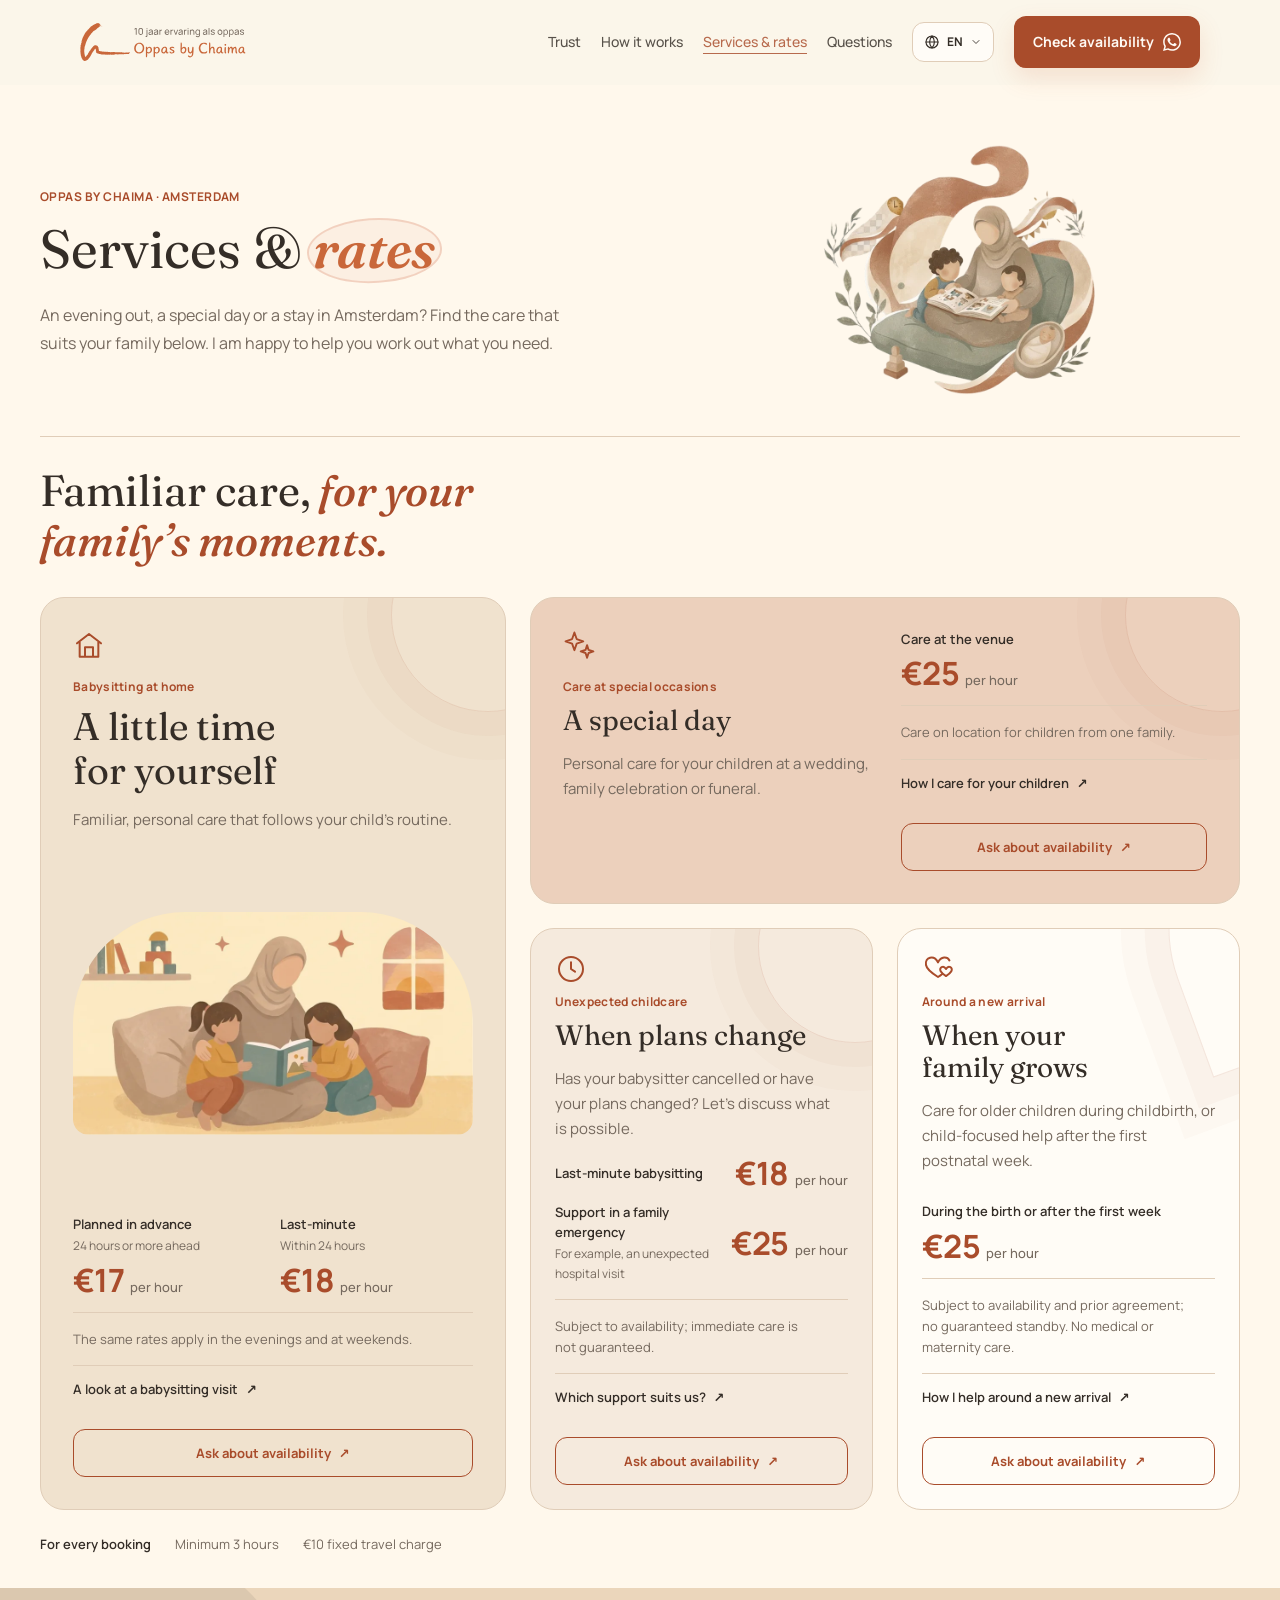
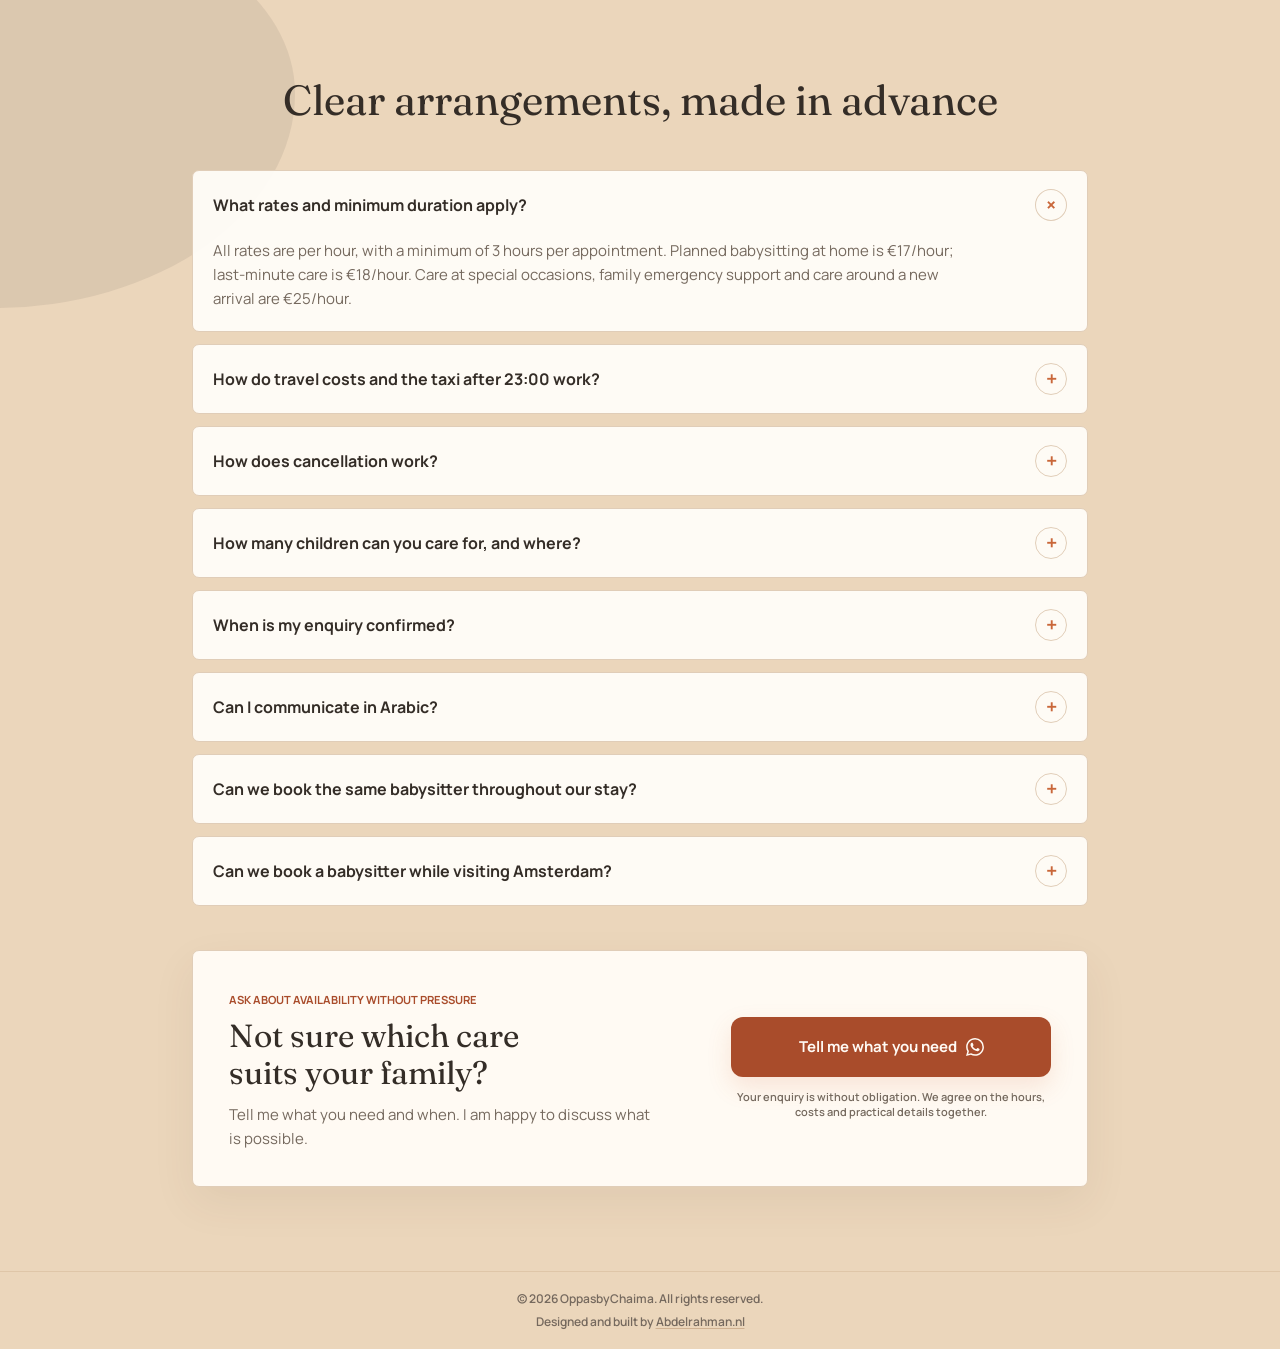
<file: en/services/index.html>
<!doctype html>
<html lang="en">
  <head>
    <meta charset="utf-8">
    <meta name="viewport" content="width=device-width, initial-scale=1">
    <title>Babysitting in Amsterdam: services &amp; rates | Oppas by Chaima</title>
    <meta name="description" content="Personal babysitting in Amsterdam from €17/hour, for local families, expats and holiday visitors. Meet Chaima and explore services, rates and arrangements.">
    <meta name="theme-color" content="#fff8ef">
    <meta property="og:site_name" content="Oppas by Chaima">
    <meta property="og:title" content="Babysitting in Amsterdam: services &amp; rates | Oppas by Chaima">
    <meta property="og:description" content="Personal babysitting in Amsterdam from €17/hour, for local families, expats and holiday visitors. Meet Chaima and explore services, rates and arrangements.">
    <meta property="og:locale:alternate" content="ar_AR">
<meta property="og:type" content="website">
    <meta property="og:url" content="https://oppasbychaima.nl/en/services/">
    <meta property="og:locale" content="en_GB">
    <meta property="og:locale:alternate" content="nl_NL">
    <meta property="og:locale:alternate" content="fr_FR">
    <meta property="og:image" content="https://oppasbychaima.nl/assets/og-chaima.jpg">
    <meta property="og:image:width" content="1200">
    <meta property="og:image:height" content="630">
    <meta property="og:image:alt" content="Chaima providing calm babysitting at home for young children">
    <meta name="twitter:card" content="summary_large_image">
    <link rel="alternate" hreflang="nl-NL" href="https://oppasbychaima.nl/diensten/">
<link rel="alternate" hreflang="en" href="https://oppasbychaima.nl/en/services/">
<link rel="alternate" hreflang="fr" href="https://oppasbychaima.nl/fr/services/">
<link rel="alternate" hreflang="ar" href="https://oppasbychaima.nl/ar/services/">
<link rel="alternate" hreflang="x-default" href="https://oppasbychaima.nl/diensten/">
<link rel="canonical" href="https://oppasbychaima.nl/en/services/">
    <link rel="icon" href="/assets/favicon.svg" type="image/svg+xml" sizes="any">
    <link rel="icon" href="/assets/favicon-96.png" type="image/png" sizes="96x96">
    <link rel="apple-touch-icon" href="/assets/apple-touch-icon.png" sizes="180x180">
    <link rel="preconnect" href="https://fonts.googleapis.com">
    <link rel="preconnect" href="https://fonts.gstatic.com" crossorigin>
    <link href="https://fonts.googleapis.com/css2?family=Fraunces:ital,opsz,wght@0,9..144,400;0,9..144,600;1,9..144,400;1,9..144,600&amp;family=Manrope:wght@400;500;600;700&amp;display=swap" rel="stylesheet">
    <link rel="stylesheet" href="/style.css?v=20261031-prices">

  <script type="application/ld+json">
{
  "@context": "https://schema.org",
  "@type": "WebPage",
  "@id": "https://oppasbychaima.nl/en/services/#webpage",
  "url": "https://oppasbychaima.nl/en/services/",
  "name": "Babysitting in Amsterdam: services & rates | Oppas by Chaima",
  "inLanguage": "en",
  "isPartOf": {
    "@id": "https://oppasbychaima.nl/#website"
  },
  "about": {
    "@id": "https://oppasbychaima.nl/#business"
  },
  "description": "Personal babysitting in Amsterdam from €17/hour, for local families, expats and holiday visitors. Meet Chaima and explore services, rates and arrangements."
}
</script>
</head>
  <body class="services-view">
    <a class="skip-link" href="#main">Skip to content</a>

    <header class="site-header" data-header>
      <nav class="nav container" aria-label="Main navigation">
        <a class="brand" href="/en/" aria-label="Oppas by Chaima home">
          <img src="/assets/logo-lockup-v2.svg" width="166" height="38" alt="Oppas by Chaima - 10 years of babysitting experience">
        </a>

        <details class="language-switcher language-switcher-mobile">
          <summary aria-label="Choose language, current language English">
<svg class="language-globe" viewBox="0 0 24 24" aria-hidden="true">
<circle cx="12" cy="12" r="9">
</circle>
<path d="M3 12h18M12 3c2.4 2.5 3.6 5.5 3.6 9S14.4 18.5 12 21M12 3C9.6 5.5 8.4 8.5 8.4 12S9.6 18.5 12 21">
</path>
</svg>
<span>EN</span>
<svg class="language-chevron" viewBox="0 0 24 24" aria-hidden="true">
<path d="m6 9 6 6 6-6">
</path>
</svg>
</summary>
          <div class="language-options">
            <a href="/diensten/" lang="nl" hreflang="nl">
<span class="language-flag" aria-hidden="true">🇳🇱</span>
<strong>NL</strong>
<span>Nederlands</span>
</a>
            <a href="/en/services/" lang="en" hreflang="en" aria-current="page">
<span class="language-flag" aria-hidden="true">🇬🇧</span>
<strong>EN</strong>
<span>English</span>
</a>
            <a href="/fr/services/" lang="fr" hreflang="fr">
<span class="language-flag" aria-hidden="true">🇫🇷</span>
<strong>FR</strong>
<span>Français</span>
</a>
          <a href="/ar/services/" lang="ar" hreflang="ar" dir="rtl"><span class="language-flag" aria-hidden="true">🇲🇦</span><strong>AR</strong><span>العربية</span></a></div>
        </details>

        <button class="nav-toggle" type="button" aria-expanded="false" aria-controls="nav-menu" data-nav-toggle>
          <span class="sr-only">Open menu</span>
          <span>
</span>
          <span>
</span>
        </button>

        <div class="nav-menu" id="nav-menu" data-nav-menu>
          <a href="/en/#vertrouwen">Trust</a>
          <a href="/en/#werkwijze">How it works</a>
          <a href="/en/services/" aria-current="page">Services &amp; rates</a>
          <a href="#vragen">Questions</a>
          <details class="language-switcher language-switcher-desktop">
            <summary aria-label="Choose language, current language English">
<svg class="language-globe" viewBox="0 0 24 24" aria-hidden="true">
<circle cx="12" cy="12" r="9">
</circle>
<path d="M3 12h18M12 3c2.4 2.5 3.6 5.5 3.6 9S14.4 18.5 12 21M12 3C9.6 5.5 8.4 8.5 8.4 12S9.6 18.5 12 21">
</path>
</svg>
<span>EN</span>
<svg class="language-chevron" viewBox="0 0 24 24" aria-hidden="true">
<path d="m6 9 6 6 6-6">
</path>
</svg>
</summary>
            <div class="language-options">
              <a href="/diensten/" lang="nl" hreflang="nl">
<span class="language-flag" aria-hidden="true">🇳🇱</span>
<strong>NL</strong>
<span>Nederlands</span>
</a>
              <a href="/en/services/" lang="en" hreflang="en" aria-current="page">
<span class="language-flag" aria-hidden="true">🇬🇧</span>
<strong>EN</strong>
<span>English</span>
</a>
              <a href="/fr/services/" lang="fr" hreflang="fr">
<span class="language-flag" aria-hidden="true">🇫🇷</span>
<strong>FR</strong>
<span>Français</span>
</a>
            <a href="/ar/services/" lang="ar" hreflang="ar" dir="rtl"><span class="language-flag" aria-hidden="true">🇲🇦</span><strong>AR</strong><span>العربية</span></a></div>
          </details>
          <a class="btn btn-primary nav-cta" data-whatsapp="kennismaking" href="https://wa.me/31648703092" target="_blank" rel="noopener">
            <span class="cta-long">Check availability</span>
<span class="cta-short">Availability</span>
            <span class="wa-icon" aria-hidden="true">
<svg viewBox="0 0 24 24" role="img" focusable="false">
<path d="M17.472 14.382c-.297-.149-1.758-.867-2.03-.967-.273-.099-.471-.148-.67.15-.197.297-.767.966-.94 1.164-.173.199-.347.223-.644.074-.297-.148-1.255-.462-2.39-1.475-.883-.788-1.48-1.761-1.653-2.059-.173-.297-.018-.458.13-.606.134-.133.298-.347.446-.52.149-.174.198-.298.298-.497.099-.198.05-.372-.025-.521-.075-.148-.669-1.611-.916-2.206-.242-.579-.487-.5-.669-.51-.173-.009-.371-.011-.57-.011-.198 0-.52.074-.792.372-.272.297-1.04 1.016-1.04 2.479 0 1.463 1.065 2.875 1.213 3.074.149.198 2.095 3.2 5.076 4.487.709.306 1.262.489 1.694.626.712.227 1.36.195 1.872.118.571-.085 1.758-.719 2.006-1.413.248-.694.248-1.289.173-1.413-.074-.124-.272-.198-.57-.347m-5.421 7.403h-.004a9.87 9.87 0 0 1-5.031-1.378l-.361-.214-3.741.981.998-3.648-.235-.374a9.86 9.86 0 0 1-1.51-5.26c.001-5.45 4.436-9.884 9.888-9.884a9.821 9.821 0 0 1 6.988 2.895 9.825 9.825 0 0 1 2.897 6.988c-.003 5.45-4.437 9.884-9.889 9.884m8.413-18.297A11.815 11.815 0 0 0 12.05 0C5.495 0 .16 5.335.157 11.892c0 2.096.547 4.142 1.588 5.945L.057 24l6.305-1.654a11.882 11.882 0 0 0 5.683 1.448h.005c6.554 0 11.89-5.335 11.893-11.893a11.821 11.821 0 0 0-3.48-8.413Z"/>
</svg>
</span>
          </a>
        </div>
      </nav>
    </header>

<main id="main" class="services-page services-preview">
<section class="service-hero">
<div class="container">
<div class="service-hero-layout"><div class="service-hero-copy"><p class="hero-kicker">Oppas by Chaima · Amsterdam</p><h1>Services &amp; <span class="highlight-word">rates</span></h1><p class="service-intro">An evening out, a special day or a stay in Amsterdam? Find the care that suits your family below. I am happy to help you work out what you need.</p></div><figure class="service-hero-art" aria-hidden="true"><img src="/assets/hero-diensten.webp" width="864" height="654" alt="" decoding="async" fetchpriority="high"></figure></div>

<div class="service-wayfinding" id="overzicht"><div class="service-choice-heading"><h2>Familiar care, <em>for your family’s moments.</em></h2></div><div class="service-card-grid"><section class="service-detail service-moment service-moment-0" id="thuis" aria-labelledby="title-thuis">
<div class="service-detail-intro">
<span class="service-icon" aria-hidden="true"><svg viewBox="0 0 24 24" fill="none" stroke="currentColor" stroke-width="1.5" stroke-linecap="round" stroke-linejoin="round" focusable="false"><path d="m3 10 9-7 9 7M5 9v11h14V9M9 20v-7h6v7"/></svg></span>
<p class="service-moment-label">Babysitting at home</p><h2 id="title-thuis">A little time for yourself</h2>
<p>Familiar, personal care that follows your child’s routine.</p>
</div>
<figure class="service-moment-art" aria-hidden="true"><img src="/assets/gezinsritme.webp" width="900" height="502" alt="" loading="lazy" decoding="async"></figure><div class="service-price-panel">
<dl class="price-list"><div class="price-row"><dt>Planned in advance<small>24 hours or more ahead</small></dt><dd>€17<span>per hour</span></dd></div><div class="price-row"><dt>Last-minute<small>Within 24 hours</small></dt><dd>€18<span>per hour</span></dd></div></dl>
<p class="service-explanation">The same rates apply in the evenings and at weekends.</p><button class="service-info-trigger" type="button" data-service-dialog="service-dialog-thuis" aria-haspopup="dialog">A look at a babysitting visit <span aria-hidden="true">↗</span></button>
<a class="btn service-contact" data-service="Babysitting at home" href="https://wa.me/31648703092?text=Babysitting%20at%20home">Ask about availability <span aria-hidden="true">↗</span></a>
</div>

</section><section class="service-detail service-moment service-moment-1" id="gelegenheden" aria-labelledby="title-gelegenheden">
<div class="service-detail-intro">
<span class="service-icon" aria-hidden="true"><svg viewBox="0 0 24 24" fill="none" stroke="currentColor" stroke-width="1.5" stroke-linecap="round" stroke-linejoin="round" focusable="false"><path d="m9 3 1.8 5.2L16 10l-5.2 1.8L9 17l-1.8-5.2L2 10l5.2-1.8L9 3ZM19 13l1.2 3.8L24 18l-3.8 1.2L19 23l-1.2-3.8L14 18l3.8-1.2L19 13Z" transform="translate(0 -1) scale(.95)"/></svg></span>
<p class="service-moment-label">Care at special occasions</p><h2 id="title-gelegenheden">A special day</h2>
<p>Personal care for your children at a wedding, family celebration or funeral.</p>
</div>
<div class="service-price-panel">
<dl class="price-list"><div class="price-row"><dt>Care at the venue</dt><dd>€25<span>per hour</span></dd></div></dl>
<p class="service-explanation">Care on location for children from one family.</p><button class="service-info-trigger" type="button" data-service-dialog="service-dialog-gelegenheden" aria-haspopup="dialog">How I care for your children <span aria-hidden="true">↗</span></button>
<a class="btn service-contact" data-service="Care at special occasions" href="https://wa.me/31648703092?text=Care%20at%20special%20occasions">Ask about availability <span aria-hidden="true">↗</span></a>
</div>
</section><section class="service-detail service-moment service-moment-2" id="onverwacht" aria-labelledby="title-onverwacht">
<div class="service-detail-intro">
<span class="service-icon" aria-hidden="true"><svg viewBox="0 0 24 24" fill="none" stroke="currentColor" stroke-width="1.5" stroke-linecap="round" stroke-linejoin="round" focusable="false"><circle cx="12" cy="12" r="9"/><path d="M12 7v5l3 2"/></svg></span>
<p class="service-moment-label">Unexpected childcare</p><h2 id="title-onverwacht">When plans change</h2>
<p>Has your babysitter cancelled or have your plans changed? Let’s discuss what is possible.</p>
</div>
<div class="service-price-panel">
<dl class="price-list"><div class="price-row"><dt>Last-minute babysitting</dt><dd>€18<span>per hour</span></dd></div><div class="price-row"><dt>Support in a family emergency<small>For example, an unexpected hospital visit</small></dt><dd>€25<span>per hour</span></dd></div></dl>
<p class="service-explanation">Subject to availability; immediate care is not guaranteed.</p><button class="service-info-trigger" type="button" data-service-dialog="service-dialog-onverwacht" aria-haspopup="dialog">Which support suits us? <span aria-hidden="true">↗</span></button>
<a class="btn service-contact" data-service="Unexpected childcare" href="https://wa.me/31648703092?text=Unexpectedly%20need%20a%20babysitter%3F">Ask about availability <span aria-hidden="true">↗</span></a>
</div>
</section><section class="service-detail service-moment service-moment-3" id="geboorte" aria-labelledby="title-geboorte">
<div class="service-detail-intro">
<span class="service-icon" aria-hidden="true"><svg viewBox="0 0 24 24" fill="none" stroke="currentColor" stroke-width="1.5" stroke-linecap="round" stroke-linejoin="round" focusable="false"><path d="M12 7C9 1 2 3 3 9c.5 3 5 6.5 9 9 1.1-.7 2.2-1.5 3.2-2.3M12 7c2.3-4.6 7-4.5 8.6-1.4"/><path d="M18 12c-2-3.3-5.5-1-4 1.7.6 1.1 2.1 2.4 4 3.6 1.9-1.2 3.4-2.5 4-3.6 1.5-2.7-2-5-4-1.7Z"/></svg></span>
<p class="service-moment-label">Around a new arrival</p><h2 id="title-geboorte">When your family grows</h2>
<p>Care for older children during childbirth, or child-focused help after the first postnatal week.</p>
</div>
<div class="service-price-panel">
<dl class="price-list"><div class="price-row"><dt>During the birth or after the first week</dt><dd>€25<span>per hour</span></dd></div></dl>
<p class="service-explanation">Subject to availability and prior agreement; no guaranteed standby. No medical or maternity care.</p><button class="service-info-trigger" type="button" data-service-dialog="service-dialog-geboorte" aria-haspopup="dialog">How I help around a new arrival <span aria-hidden="true">↗</span></button>
<a class="btn service-contact" data-service="Around a new arrival" href="https://wa.me/31648703092?text=Around%20a%20new%20arrival">Ask about availability <span aria-hidden="true">↗</span></a>
</div>
</section></div><div class="service-booking-notes"><strong>For every booking</strong><span>Minimum 3 hours</span><span>€10 fixed travel charge</span></div></div></div>
</section>
<section class="faq section animate-section" id="vragen" aria-labelledby="faq-title">
<div class="faq-shape organic-bg-blob" aria-hidden="true"></div>
<div class="container">
<div class="section-heading center reveal-item"><h2 id="faq-title">Clear arrangements, made in advance</h2></div>
<div class="faq-list reveal-item"><article class="faq-item is-open">
<button class="faq-header" type="button" aria-expanded="true" aria-controls="service-faq-0"><span>What rates and minimum duration apply?</span><span class="faq-icon" aria-hidden="true">+</span></button>
<div class="faq-content" id="service-faq-0"><p>All rates are per hour, with a minimum of 3 hours per appointment. Planned babysitting at home is €17/hour; last-minute care is €18/hour. Care at special occasions, family emergency support and care around a new arrival are €25/hour.</p></div>
</article>
<article class="faq-item">
<button class="faq-header" type="button" aria-expanded="false" aria-controls="service-faq-1"><span>How do travel costs and the taxi after 23:00 work?</span><span class="faq-icon" aria-hidden="true">+</span></button>
<div class="faq-content" id="service-faq-1"><p>There is a €10 travel charge per visit for the round trip within my usual service area. If the appointment ends at 23:00 or later, you also pay for my taxi home. A paid taxi home is a condition for these appointments, agreed in advance. For other locations, I confirm travel costs beforehand.</p></div>
</article>
<article class="faq-item">
<button class="faq-header" type="button" aria-expanded="false" aria-controls="service-faq-2"><span>How does cancellation work?</span><span class="faq-icon" aria-hidden="true">+</span></button>
<div class="faq-content" id="service-faq-2"><p>You can cancel free of charge until one hour before the agreed start time. If you cancel within that final hour, you pay for one hour at the agreed hourly rate instead of the full appointment. If I cancel within one hour of the start time, the first hour of your next babysitting appointment lasting more than four hours is on me.</p></div>
</article>
<article class="faq-item">
<button class="faq-header" type="button" aria-expanded="false" aria-controls="service-faq-3"><span>How many children can you care for, and where?</span><span class="faq-icon" aria-hidden="true">+</span></button>
<div class="faq-content" id="service-faq-3"><p>I carry out the babysitting myself. There is no extra charge per child: we discuss whether I can safely care for the number of children, their ages and needs on my own. I am based in Amsterdam and may also travel to Haarlem, Hoofddorp, Zaandam and Almere depending on the date, time and journey.</p></div>
</article>
<article class="faq-item">
<button class="faq-header" type="button" aria-expanded="false" aria-controls="service-faq-4"><span>When is my enquiry confirmed?</span><span class="faq-icon" aria-hidden="true">+</span></button>
<div class="faq-content" id="service-faq-4"><p>An enquiry is not a confirmed booking. I first check availability and what is possible. Where appropriate, we have a short introduction, then I confirm the hours, rate, travel arrangements and cancellation policy in writing.</p></div>
</article>
<article class="faq-item"><button class="faq-header" type="button" aria-expanded="false" aria-controls="service-faq-language-en"><span>Can I communicate in Arabic?</span><span class="faq-icon" aria-hidden="true">+</span></button><div class="faq-content" id="service-faq-language-en"><p>The website is also available in Arabic. I understand Arabic, but do not speak it myself. When we first meet, we make sure we understand each other, so we can make clear arrangements for your child.</p></div></article>
<article class="faq-item"><button class="faq-header" type="button" aria-expanded="false" aria-controls="service-faq-stay"><span>Can we book the same babysitter throughout our stay?</span><span class="faq-icon" aria-hidden="true">+</span></button><div class="faq-content" id="service-faq-stay"><p>Yes. I have experience caring for expat families staying in the Netherlands for work, whether for a short period or a longer stay. We discuss the dates you need and what fits my availability, so your child can get to know a familiar face.</p></div></article>
<article class="faq-item"><button class="faq-header" type="button" aria-expanded="false" aria-controls="service-faq-holiday"><span>Can we book a babysitter while visiting Amsterdam?</span><span class="faq-icon" aria-hidden="true">+</span></button><div class="faq-content" id="service-faq-holiday"><p>Yes. If you are visiting Amsterdam and would like an afternoon or evening together without the children, you are welcome to get in touch. Tell me where you are staying, the dates and times you have in mind, and your children’s ages. We have a short introductory call and agree on the location and practical details beforehand.</p></div></article>
</div>
<div class="final-card reveal-item" id="contact">
            <div class="final-card-copy"><span class="eyebrow">Ask about availability without pressure</span><h3>Not sure which care suits your family?</h3><p>Tell me what you need and when. I am happy to discuss what is possible.</p></div>
            <div class="final-card-action"><a class="btn btn-primary" data-whatsapp="kennismaking" href="https://wa.me/31648703092" target="_blank" rel="noopener">Tell me what you need <span class="wa-icon" aria-hidden="true"><svg viewBox="0 0 24 24" role="img" focusable="false"><path d="M17.472 14.382c-.297-.149-1.758-.867-2.03-.967-.273-.099-.471-.148-.67.15-.197.297-.767.966-.94 1.164-.173.199-.347.223-.644.074-.297-.148-1.255-.462-2.39-1.475-.883-.788-1.48-1.761-1.653-2.059-.173-.297-.018-.458.13-.606.134-.133.298-.347.446-.52.149-.174.198-.298.298-.497.099-.198.05-.372-.025-.521-.075-.148-.669-1.611-.916-2.206-.242-.579-.487-.5-.669-.51-.173-.009-.371-.011-.57-.011-.198 0-.52.074-.792.372-.272.297-1.04 1.016-1.04 2.479 0 1.463 1.065 2.875 1.213 3.074.149.198 2.095 3.2 5.076 4.487.709.306 1.262.489 1.694.626.712.227 1.36.195 1.872.118.571-.085 1.758-.719 2.006-1.413.248-.694.248-1.289.173-1.413-.074-.124-.272-.198-.57-.347m-5.421 7.403h-.004a9.87 9.87 0 0 1-5.031-1.378l-.361-.214-3.741.981.998-3.648-.235-.374a9.86 9.86 0 0 1-1.51-5.26c.001-5.45 4.436-9.884 9.888-9.884a9.821 9.821 0 0 1 6.988 2.895 9.825 9.825 0 0 1 2.897 6.988c-.003 5.45-4.437 9.884-9.889 9.884m8.413-18.297A11.815 11.815 0 0 0 12.05 0C5.495 0 .16 5.335.157 11.892c0 2.096.547 4.142 1.588 5.945L.057 24l6.305-1.654a11.882 11.882 0 0 0 5.683 1.448h.005c6.554 0 11.89-5.335 11.893-11.893a11.821 11.821 0 0 0-3.48-8.413Z"/></svg></span></a><small>Your enquiry is without obligation. We agree on the hours, costs and practical details together.</small></div>
          </div>
        </div>
</section>
<dialog class="service-dialog" id="service-dialog-thuis" aria-labelledby="service-dialog-thuis-title"><div class="service-dialog-header"><h2 id="service-dialog-thuis-title">Babysitting at home</h2><button class="service-dialog-close" type="button" data-dialog-close aria-label="Close"><span aria-hidden="true">×</span></button></div><div class="service-more-copy"><p>An afternoon or evening out? This is how a babysitting visit usually goes:</p><ul><li>A calm handover<small>We go over how the day went and what is still to come: meals, sleep and anything special.</small></li><li>Play and attention<small>I follow what your child enjoys, with play and reading together.</small></li><li>Dinner and bedtime<small>I keep to your usual routine, from dinner to brushing teeth and a bedtime story.</small></li><li>An update in the group chat<small>During and after the visit, I let you know briefly how it went.</small></li></ul><p>I also care for expat families and holiday visitors: a familiar face for one appointment or several.</p></div></dialog><dialog class="service-dialog" id="service-dialog-gelegenheden" aria-labelledby="service-dialog-gelegenheden-title"><div class="service-dialog-header"><h2 id="service-dialog-gelegenheden-title">Care at special occasions</h2><button class="service-dialog-close" type="button" data-dialog-close aria-label="Close"><span aria-hidden="true">×</span></button></div><div class="service-more-copy"><p>Taking the children to a wedding or family celebration? I look after them at the venue, making time for care, rest and the day’s activities.</p><ul><li>Wedding or family celebration at a venue</li><li>Private event at a venue</li><li>Care around a funeral</li></ul><p>I care for the children from one family, with space for rest and familiar routines, even on a special or difficult day.</p></div></dialog><dialog class="service-dialog" id="service-dialog-onverwacht" aria-labelledby="service-dialog-onverwacht-title"><div class="service-dialog-header"><h2 id="service-dialog-onverwacht-title">Unexpected childcare</h2><button class="service-dialog-close" type="button" data-dialog-close aria-label="Close"><span aria-hidden="true">×</span></button></div><div class="service-more-copy"><p>Has your babysitter cancelled or have your plans suddenly changed? Tell me when and where you need help.</p><ul><li>Your plans change<small>Your babysitter cancels or an unexpected appointment comes up.</small></li><li>Extra support in a family emergency<small>For example, childcare during an unexpected hospital visit.</small></li></ul><p>Subject to availability; immediate care cannot be guaranteed. We agree on the support you need beforehand. My childcare does not replace medical care.</p></div></dialog><dialog class="service-dialog" id="service-dialog-geboorte" aria-labelledby="service-dialog-geboorte-title"><div class="service-dialog-header"><h2 id="service-dialog-geboorte-title">Around a new arrival</h2><button class="service-dialog-close" type="button" data-dialog-close aria-label="Close"><span aria-hidden="true">×</span></button></div><div class="service-more-copy"><p>Care for older siblings during childbirth, or extra help with the children after the first postnatal week.</p><ul><li>Care for older siblings during childbirth</li><li>Child-focused support after the first postnatal week</li></ul><p>Subject to availability and arrangements made beforehand; I do not offer guaranteed standby. My support focuses on the children and does not replace medical or maternity care.</p></div></dialog>
</main>    <footer class="site-footer">
      <div class="container">
        <small>© 2026 OppasbyChaima. All rights reserved.</small>
        <small class="site-credit">Designed and built by <a href="https://abdelrahman.nl/" target="_blank" rel="noopener">Abdelrahman.nl</a></small>
      </div>
    </footer>
    <script src="/script.js?v=20261031-moments-bento" defer>
</script>
  </body>
</html>
</file>
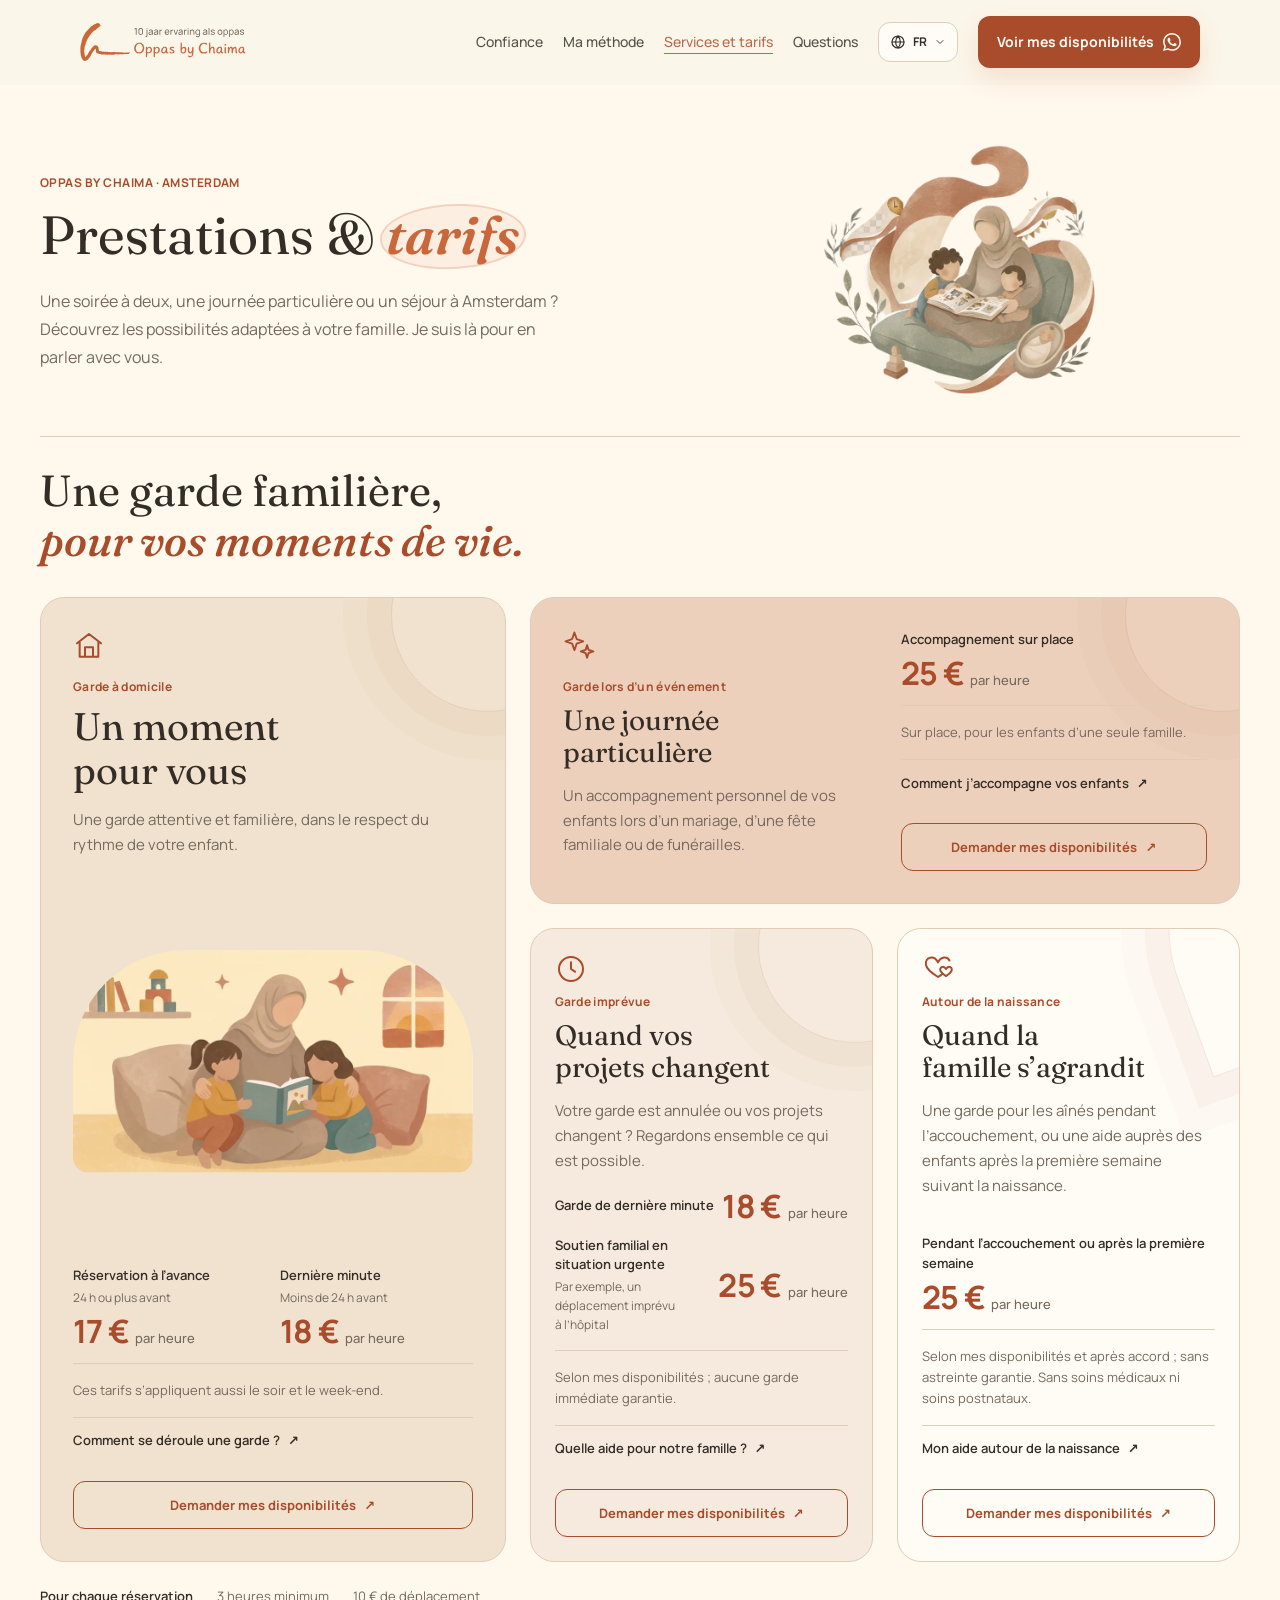
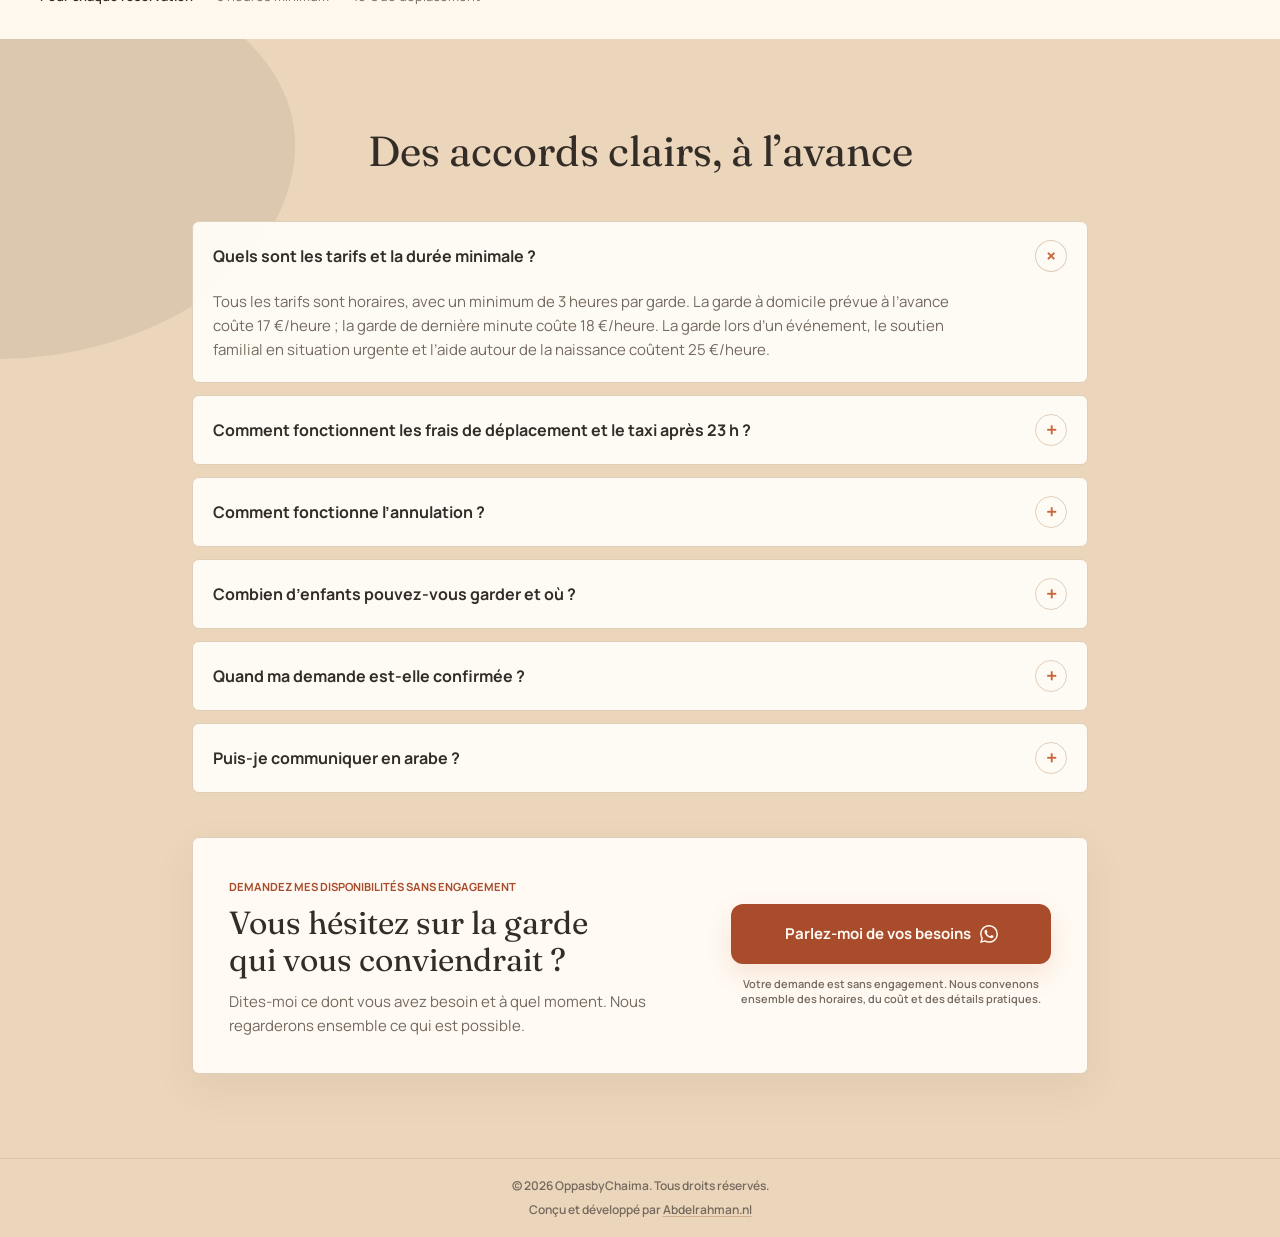
<file: fr/services/index.html>
<!doctype html>
<html lang="fr">
  <head>
    <meta charset="utf-8">
    <meta name="viewport" content="width=device-width, initial-scale=1">
    <title>Baby-sitting à Amsterdam : services et tarifs | Oppas by Chaima</title>
    <meta name="description" content="Baby-sitting à domicile à Amsterdam dès 17 € de l’heure. Aussi pour les familles expatriées, les vacanciers et les occasions spéciales. Découvrez les tarifs et les modalités.">
    <meta name="theme-color" content="#fff8ef">
    <meta property="og:site_name" content="Oppas by Chaima">
    <meta property="og:title" content="Baby-sitting à Amsterdam : services et tarifs | Oppas by Chaima">
    <meta property="og:description" content="Baby-sitting à domicile à Amsterdam dès 17 € de l’heure. Aussi pour les familles expatriées, les vacanciers et les occasions spéciales. Découvrez les tarifs et les modalités.">
    <meta property="og:locale:alternate" content="ar_AR">
<meta property="og:type" content="website">
    <meta property="og:url" content="https://oppasbychaima.nl/fr/services/">
    <meta property="og:locale" content="fr_FR">
    <meta property="og:locale:alternate" content="nl_NL">
    <meta property="og:locale:alternate" content="en_GB">
    <meta property="og:image" content="https://oppasbychaima.nl/assets/og-chaima.jpg">
    <meta property="og:image:width" content="1200">
    <meta property="og:image:height" content="630">
    <meta property="og:image:alt" content="Chaima gardant de jeunes enfants à domicile avec calme et attention">
    <meta name="twitter:card" content="summary_large_image">
    <link rel="alternate" hreflang="nl-NL" href="https://oppasbychaima.nl/diensten/">
<link rel="alternate" hreflang="en" href="https://oppasbychaima.nl/en/services/">
<link rel="alternate" hreflang="fr" href="https://oppasbychaima.nl/fr/services/">
<link rel="alternate" hreflang="ar" href="https://oppasbychaima.nl/ar/services/">
<link rel="alternate" hreflang="x-default" href="https://oppasbychaima.nl/diensten/">
<link rel="canonical" href="https://oppasbychaima.nl/fr/services/">
    <link rel="icon" href="/assets/favicon.svg" type="image/svg+xml" sizes="any">
    <link rel="icon" href="/assets/favicon-96.png" type="image/png" sizes="96x96">
    <link rel="apple-touch-icon" href="/assets/apple-touch-icon.png" sizes="180x180">
    <link rel="preconnect" href="https://fonts.googleapis.com">
    <link rel="preconnect" href="https://fonts.gstatic.com" crossorigin>
    <link href="https://fonts.googleapis.com/css2?family=Fraunces:ital,opsz,wght@0,9..144,400;0,9..144,600;1,9..144,400;1,9..144,600&amp;family=Manrope:wght@400;500;600;700&amp;display=swap" rel="stylesheet">
    <link rel="stylesheet" href="/style.css?v=20261031-prices">

  <script type="application/ld+json">
{
  "@context": "https://schema.org",
  "@type": "WebPage",
  "@id": "https://oppasbychaima.nl/fr/services/#webpage",
  "url": "https://oppasbychaima.nl/fr/services/",
  "name": "Baby-sitting à Amsterdam : services et tarifs | Oppas by Chaima",
  "inLanguage": "fr",
  "isPartOf": {
    "@id": "https://oppasbychaima.nl/#website"
  },
  "about": {
    "@id": "https://oppasbychaima.nl/#business"
  },
  "description": "Baby-sitting à domicile à Amsterdam dès 17 € de l’heure. Aussi pour les familles expatriées, les vacanciers et les occasions spéciales. Découvrez les tarifs et les modalités."
}
</script>
</head>
  <body class="services-view">
    <a class="skip-link" href="#main">Aller au contenu</a>

    <header class="site-header" data-header>
      <nav class="nav container" aria-label="Navigation principale">
        <a class="brand" href="/fr/" aria-label="Accueil Oppas by Chaima">
          <img src="/assets/logo-lockup-v2.svg" width="166" height="38" alt="Oppas by Chaima - 10 ans d’expérience comme nounou">
        </a>
        <details class="language-switcher language-switcher-mobile">
          <summary aria-label="Choisir la langue, langue actuelle français">
<svg class="language-globe" viewBox="0 0 24 24" aria-hidden="true">
<circle cx="12" cy="12" r="9">
</circle>
<path d="M3 12h18M12 3c2.4 2.5 3.6 5.5 3.6 9S14.4 18.5 12 21M12 3C9.6 5.5 8.4 8.5 8.4 12S9.6 18.5 12 21">
</path>
</svg>
<span>FR</span>
<svg class="language-chevron" viewBox="0 0 24 24" aria-hidden="true">
<path d="m6 9 6 6 6-6">
</path>
</svg>
</summary>
          <div class="language-options">
            <a href="/diensten/" lang="nl" hreflang="nl">
<span class="language-flag" aria-hidden="true">🇳🇱</span>
<strong>NL</strong>
<span>Nederlands</span>
</a>
            <a href="/en/services/" lang="en" hreflang="en">
<span class="language-flag" aria-hidden="true">🇬🇧</span>
<strong>EN</strong>
<span>English</span>
</a>
            <a href="/fr/services/" lang="fr" hreflang="fr" aria-current="page">
<span class="language-flag" aria-hidden="true">🇫🇷</span>
<strong>FR</strong>
<span>Français</span>
</a>
          <a href="/ar/services/" lang="ar" hreflang="ar" dir="rtl"><span class="language-flag" aria-hidden="true">🇲🇦</span><strong>AR</strong><span>العربية</span></a></div>
        </details>
        <button class="nav-toggle" type="button" aria-expanded="false" aria-controls="nav-menu" data-nav-toggle>
<span class="sr-only">Ouvrir le menu</span>
<span>
</span>
<span>
</span>
</button>
        <div class="nav-menu" id="nav-menu" data-nav-menu>
          <a href="/fr/#vertrouwen">Confiance</a>
<a href="/fr/#werkwijze">Ma méthode</a>
<a href="/fr/services/" aria-current="page">Services et tarifs</a>
<a href="#vragen">Questions</a>
          <details class="language-switcher language-switcher-desktop">
            <summary aria-label="Choisir la langue, langue actuelle français">
<svg class="language-globe" viewBox="0 0 24 24" aria-hidden="true">
<circle cx="12" cy="12" r="9">
</circle>
<path d="M3 12h18M12 3c2.4 2.5 3.6 5.5 3.6 9S14.4 18.5 12 21M12 3C9.6 5.5 8.4 8.5 8.4 12S9.6 18.5 12 21">
</path>
</svg>
<span>FR</span>
<svg class="language-chevron" viewBox="0 0 24 24" aria-hidden="true">
<path d="m6 9 6 6 6-6">
</path>
</svg>
</summary>
            <div class="language-options">
              <a href="/diensten/" lang="nl" hreflang="nl">
<span class="language-flag" aria-hidden="true">🇳🇱</span>
<strong>NL</strong>
<span>Nederlands</span>
</a>
              <a href="/en/services/" lang="en" hreflang="en">
<span class="language-flag" aria-hidden="true">🇬🇧</span>
<strong>EN</strong>
<span>English</span>
</a>
              <a href="/fr/services/" lang="fr" hreflang="fr" aria-current="page">
<span class="language-flag" aria-hidden="true">🇫🇷</span>
<strong>FR</strong>
<span>Français</span>
</a>
            <a href="/ar/services/" lang="ar" hreflang="ar" dir="rtl"><span class="language-flag" aria-hidden="true">🇲🇦</span><strong>AR</strong><span>العربية</span></a></div>
          </details>
          <a class="btn btn-primary nav-cta" data-whatsapp="kennismaking" href="https://wa.me/31648703092" target="_blank" rel="noopener">
            <span class="cta-long">Voir mes disponibilités</span>
<span class="cta-short">Disponibilités</span>
            <span class="wa-icon" aria-hidden="true">
<svg viewBox="0 0 24 24" role="img" focusable="false">
<path d="M17.472 14.382c-.297-.149-1.758-.867-2.03-.967-.273-.099-.471-.148-.67.15-.197.297-.767.966-.94 1.164-.173.199-.347.223-.644.074-.297-.148-1.255-.462-2.39-1.475-.883-.788-1.48-1.761-1.653-2.059-.173-.297-.018-.458.13-.606.134-.133.298-.347.446-.52.149-.174.198-.298.298-.497.099-.198.05-.372-.025-.521-.075-.148-.669-1.611-.916-2.206-.242-.579-.487-.5-.669-.51-.173-.009-.371-.011-.57-.011-.198 0-.52.074-.792.372-.272.297-1.04 1.016-1.04 2.479 0 1.463 1.065 2.875 1.213 3.074.149.198 2.095 3.2 5.076 4.487.709.306 1.262.489 1.694.626.712.227 1.36.195 1.872.118.571-.085 1.758-.719 2.006-1.413.248-.694.248-1.289.173-1.413-.074-.124-.272-.198-.57-.347m-5.421 7.403h-.004a9.87 9.87 0 0 1-5.031-1.378l-.361-.214-3.741.981.998-3.648-.235-.374a9.86 9.86 0 0 1-1.51-5.26c.001-5.45 4.436-9.884 9.888-9.884a9.821 9.821 0 0 1 6.988 2.895 9.825 9.825 0 0 1 2.897 6.988c-.003 5.45-4.437 9.884-9.889 9.884m8.413-18.297A11.815 11.815 0 0 0 12.05 0C5.495 0 .16 5.335.157 11.892c0 2.096.547 4.142 1.588 5.945L.057 24l6.305-1.654a11.882 11.882 0 0 0 5.683 1.448h.005c6.554 0 11.89-5.335 11.893-11.893a11.821 11.821 0 0 0-3.48-8.413Z"/>
</svg>
</span>
          </a>
        </div>
      </nav>
    </header>

<main id="main" class="services-page services-preview">
<section class="service-hero">
<div class="container">
<div class="service-hero-layout"><div class="service-hero-copy"><p class="hero-kicker">Oppas by Chaima · Amsterdam</p><h1>Prestations &amp; <span class="highlight-word">tarifs</span></h1><p class="service-intro">Une soirée à deux, une journée particulière ou un séjour à Amsterdam ? Découvrez les possibilités adaptées à votre famille. Je suis là pour en parler avec vous.</p></div><figure class="service-hero-art" aria-hidden="true"><img src="/assets/hero-diensten.webp" width="864" height="654" alt="" decoding="async" fetchpriority="high"></figure></div>

<div class="service-wayfinding" id="overzicht"><div class="service-choice-heading"><h2>Une garde familière, <em>pour vos moments de vie.</em></h2></div><div class="service-card-grid"><section class="service-detail service-moment service-moment-0" id="thuis" aria-labelledby="title-thuis">
<div class="service-detail-intro">
<span class="service-icon" aria-hidden="true"><svg viewBox="0 0 24 24" fill="none" stroke="currentColor" stroke-width="1.5" stroke-linecap="round" stroke-linejoin="round" focusable="false"><path d="m3 10 9-7 9 7M5 9v11h14V9M9 20v-7h6v7"/></svg></span>
<p class="service-moment-label">Garde à domicile</p><h2 id="title-thuis">Un moment pour vous</h2>
<p>Une garde attentive et familière, dans le respect du rythme de votre enfant.</p>
</div>
<figure class="service-moment-art" aria-hidden="true"><img src="/assets/gezinsritme.webp" width="900" height="502" alt="" loading="lazy" decoding="async"></figure><div class="service-price-panel">
<dl class="price-list"><div class="price-row"><dt>Réservation à l’avance<small>24 h ou plus avant</small></dt><dd>17&nbsp;€<span>par heure</span></dd></div><div class="price-row"><dt>Dernière minute<small>Moins de 24 h avant</small></dt><dd>18&nbsp;€<span>par heure</span></dd></div></dl>
<p class="service-explanation">Ces tarifs s’appliquent aussi le soir et le week-end.</p><button class="service-info-trigger" type="button" data-service-dialog="service-dialog-thuis" aria-haspopup="dialog">Comment se déroule une garde ? <span aria-hidden="true">↗</span></button>
<a class="btn service-contact" data-service="Garde à domicile" href="https://wa.me/31648703092?text=Garde%20%C3%A0%20domicile">Demander mes disponibilités <span aria-hidden="true">↗</span></a>
</div>

</section><section class="service-detail service-moment service-moment-1" id="gelegenheden" aria-labelledby="title-gelegenheden">
<div class="service-detail-intro">
<span class="service-icon" aria-hidden="true"><svg viewBox="0 0 24 24" fill="none" stroke="currentColor" stroke-width="1.5" stroke-linecap="round" stroke-linejoin="round" focusable="false"><path d="m9 3 1.8 5.2L16 10l-5.2 1.8L9 17l-1.8-5.2L2 10l5.2-1.8L9 3ZM19 13l1.2 3.8L24 18l-3.8 1.2L19 23l-1.2-3.8L14 18l3.8-1.2L19 13Z" transform="translate(0 -1) scale(.95)"/></svg></span>
<p class="service-moment-label">Garde lors d’un événement</p><h2 id="title-gelegenheden">Une journée particulière</h2>
<p>Un accompagnement personnel de vos enfants lors d’un mariage, d’une fête familiale ou de funérailles.</p>
</div>
<div class="service-price-panel">
<dl class="price-list"><div class="price-row"><dt>Accompagnement sur place</dt><dd>25&nbsp;€<span>par heure</span></dd></div></dl>
<p class="service-explanation">Sur place, pour les enfants d’une seule famille.</p><button class="service-info-trigger" type="button" data-service-dialog="service-dialog-gelegenheden" aria-haspopup="dialog">Comment j’accompagne vos enfants <span aria-hidden="true">↗</span></button>
<a class="btn service-contact" data-service="Garde lors d’un événement" href="https://wa.me/31648703092?text=Garde%20lors%20d%E2%80%99un%20%C3%A9v%C3%A9nement">Demander mes disponibilités <span aria-hidden="true">↗</span></a>
</div>
</section><section class="service-detail service-moment service-moment-2" id="onverwacht" aria-labelledby="title-onverwacht">
<div class="service-detail-intro">
<span class="service-icon" aria-hidden="true"><svg viewBox="0 0 24 24" fill="none" stroke="currentColor" stroke-width="1.5" stroke-linecap="round" stroke-linejoin="round" focusable="false"><circle cx="12" cy="12" r="9"/><path d="M12 7v5l3 2"/></svg></span>
<p class="service-moment-label">Garde imprévue</p><h2 id="title-onverwacht">Quand vos projets changent</h2>
<p>Votre garde est annulée ou vos projets changent ? Regardons ensemble ce qui est possible.</p>
</div>
<div class="service-price-panel">
<dl class="price-list"><div class="price-row"><dt>Garde de dernière minute</dt><dd>18&nbsp;€<span>par heure</span></dd></div><div class="price-row"><dt>Soutien familial en situation urgente<small>Par exemple, un déplacement imprévu à l’hôpital</small></dt><dd>25&nbsp;€<span>par heure</span></dd></div></dl>
<p class="service-explanation">Selon mes disponibilités ; aucune garde immédiate garantie.</p><button class="service-info-trigger" type="button" data-service-dialog="service-dialog-onverwacht" aria-haspopup="dialog">Quelle aide pour notre famille ? <span aria-hidden="true">↗</span></button>
<a class="btn service-contact" data-service="Garde imprévue" href="https://wa.me/31648703092?text=Un%20besoin%20de%20garde%20impr%C3%A9vu">Demander mes disponibilités <span aria-hidden="true">↗</span></a>
</div>
</section><section class="service-detail service-moment service-moment-3" id="geboorte" aria-labelledby="title-geboorte">
<div class="service-detail-intro">
<span class="service-icon" aria-hidden="true"><svg viewBox="0 0 24 24" fill="none" stroke="currentColor" stroke-width="1.5" stroke-linecap="round" stroke-linejoin="round" focusable="false"><path d="M12 7C9 1 2 3 3 9c.5 3 5 6.5 9 9 1.1-.7 2.2-1.5 3.2-2.3M12 7c2.3-4.6 7-4.5 8.6-1.4"/><path d="M18 12c-2-3.3-5.5-1-4 1.7.6 1.1 2.1 2.4 4 3.6 1.9-1.2 3.4-2.5 4-3.6 1.5-2.7-2-5-4-1.7Z"/></svg></span>
<p class="service-moment-label">Autour de la naissance</p><h2 id="title-geboorte">Quand la famille s’agrandit</h2>
<p>Une garde pour les aînés pendant l’accouchement, ou une aide auprès des enfants après la première semaine suivant la naissance.</p>
</div>
<div class="service-price-panel">
<dl class="price-list"><div class="price-row"><dt>Pendant l’accouchement ou après la première semaine</dt><dd>25&nbsp;€<span>par heure</span></dd></div></dl>
<p class="service-explanation">Selon mes disponibilités et après accord ; sans astreinte garantie. Sans soins médicaux ni soins postnataux.</p><button class="service-info-trigger" type="button" data-service-dialog="service-dialog-geboorte" aria-haspopup="dialog">Mon aide autour de la naissance <span aria-hidden="true">↗</span></button>
<a class="btn service-contact" data-service="Autour de la naissance" href="https://wa.me/31648703092?text=Autour%20de%20la%20naissance">Demander mes disponibilités <span aria-hidden="true">↗</span></a>
</div>
</section></div><div class="service-booking-notes"><strong>Pour chaque réservation</strong><span>3 heures minimum</span><span>10 € de déplacement</span></div></div></div>
</section>
<section class="faq section animate-section" id="vragen" aria-labelledby="faq-title">
<div class="faq-shape organic-bg-blob" aria-hidden="true"></div>
<div class="container">
<div class="section-heading center reveal-item"><h2 id="faq-title">Des accords clairs, à l’avance</h2></div>
<div class="faq-list reveal-item"><article class="faq-item is-open">
<button class="faq-header" type="button" aria-expanded="true" aria-controls="service-faq-0"><span>Quels sont les tarifs et la durée minimale ?</span><span class="faq-icon" aria-hidden="true">+</span></button>
<div class="faq-content" id="service-faq-0"><p>Tous les tarifs sont horaires, avec un minimum de 3 heures par garde. La garde à domicile prévue à l’avance coûte 17 €/heure ; la garde de dernière minute coûte 18 €/heure. La garde lors d’un événement, le soutien familial en situation urgente et l’aide autour de la naissance coûtent 25 €/heure.</p></div>
</article>
<article class="faq-item">
<button class="faq-header" type="button" aria-expanded="false" aria-controls="service-faq-1"><span>Comment fonctionnent les frais de déplacement et le taxi après 23 h ?</span><span class="faq-icon" aria-hidden="true">+</span></button>
<div class="faq-content" id="service-faq-1"><p>Je facture 10 € par garde pour l’aller-retour dans ma zone habituelle. Si la garde se termine à 23 h ou plus tard, vous prenez également en charge mon taxi de retour. Ce taxi est une condition pour ces horaires, convenue à l’avance. Pour une autre destination, je confirme les frais avant la garde.</p></div>
</article>
<article class="faq-item">
<button class="faq-header" type="button" aria-expanded="false" aria-controls="service-faq-2"><span>Comment fonctionne l’annulation ?</span><span class="faq-icon" aria-hidden="true">+</span></button>
<div class="faq-content" id="service-faq-2"><p>Vous pouvez annuler gratuitement jusqu’à une heure avant l’heure de début convenue. Si vous annulez pendant cette dernière heure, vous payez une heure au tarif convenu, au lieu de la totalité de la garde. Si j’annule moi-même pendant l’heure précédant le début, je vous offre la première heure de votre prochaine garde de plus de quatre heures.</p></div>
</article>
<article class="faq-item">
<button class="faq-header" type="button" aria-expanded="false" aria-controls="service-faq-3"><span>Combien d’enfants pouvez-vous garder et où ?</span><span class="faq-icon" aria-hidden="true">+</span></button>
<div class="faq-content" id="service-faq-3"><p>J’assure moi-même la garde. Il n’y a pas de supplément par enfant : nous vérifions ensemble si je peux accompagner seule les enfants en toute sécurité, selon leur nombre, leur âge et leurs besoins. Je suis basée à Amsterdam et peux aussi me déplacer à Haarlem, Hoofddorp, Zaandam et Almere selon la date, l’horaire et le trajet.</p></div>
</article>
<article class="faq-item">
<button class="faq-header" type="button" aria-expanded="false" aria-controls="service-faq-4"><span>Quand ma demande est-elle confirmée ?</span><span class="faq-icon" aria-hidden="true">+</span></button>
<div class="faq-content" id="service-faq-4"><p>Une demande ne constitue pas une réservation confirmée. Je vérifie d’abord mes disponibilités et les possibilités. Si nécessaire, nous faisons brièvement connaissance, puis je confirme par écrit les horaires, le tarif, les déplacements et les conditions d’annulation.</p></div>
</article>
<article class="faq-item"><button class="faq-header" type="button" aria-expanded="false" aria-controls="service-faq-language-fr"><span>Puis-je communiquer en arabe ?</span><span class="faq-icon" aria-hidden="true">+</span></button><div class="faq-content" id="service-faq-language-fr"><p>Le site est aussi disponible en arabe. Je comprends l’arabe, mais je ne le parle pas. Lors de notre premier échange, nous vérifions que nous nous comprenons bien, pour convenir clairement de tout ce qui concerne votre enfant.</p></div></article>
</div>
<div class="final-card reveal-item" id="contact">
            <div class="final-card-copy"><span class="eyebrow">Demandez mes disponibilités sans engagement</span><h3>Vous hésitez sur la garde qui vous conviendrait ?</h3><p>Dites-moi ce dont vous avez besoin et à quel moment. Nous regarderons ensemble ce qui est possible.</p></div>
            <div class="final-card-action"><a class="btn btn-primary" data-whatsapp="kennismaking" href="https://wa.me/31648703092" target="_blank" rel="noopener">Parlez-moi de vos besoins <span class="wa-icon" aria-hidden="true"><svg viewBox="0 0 24 24" role="img" focusable="false"><path d="M17.472 14.382c-.297-.149-1.758-.867-2.03-.967-.273-.099-.471-.148-.67.15-.197.297-.767.966-.94 1.164-.173.199-.347.223-.644.074-.297-.148-1.255-.462-2.39-1.475-.883-.788-1.48-1.761-1.653-2.059-.173-.297-.018-.458.13-.606.134-.133.298-.347.446-.52.149-.174.198-.298.298-.497.099-.198.05-.372-.025-.521-.075-.148-.669-1.611-.916-2.206-.242-.579-.487-.5-.669-.51-.173-.009-.371-.011-.57-.011-.198 0-.52.074-.792.372-.272.297-1.04 1.016-1.04 2.479 0 1.463 1.065 2.875 1.213 3.074.149.198 2.095 3.2 5.076 4.487.709.306 1.262.489 1.694.626.712.227 1.36.195 1.872.118.571-.085 1.758-.719 2.006-1.413.248-.694.248-1.289.173-1.413-.074-.124-.272-.198-.57-.347m-5.421 7.403h-.004a9.87 9.87 0 0 1-5.031-1.378l-.361-.214-3.741.981.998-3.648-.235-.374a9.86 9.86 0 0 1-1.51-5.26c.001-5.45 4.436-9.884 9.888-9.884a9.821 9.821 0 0 1 6.988 2.895 9.825 9.825 0 0 1 2.897 6.988c-.003 5.45-4.437 9.884-9.889 9.884m8.413-18.297A11.815 11.815 0 0 0 12.05 0C5.495 0 .16 5.335.157 11.892c0 2.096.547 4.142 1.588 5.945L.057 24l6.305-1.654a11.882 11.882 0 0 0 5.683 1.448h.005c6.554 0 11.89-5.335 11.893-11.893a11.821 11.821 0 0 0-3.48-8.413Z"/></svg></span></a><small>Votre demande est sans engagement. Nous convenons ensemble des horaires, du coût et des détails pratiques.</small></div>
          </div>
        </div>
</section>
<dialog class="service-dialog" id="service-dialog-thuis" aria-labelledby="service-dialog-thuis-title"><div class="service-dialog-header"><h2 id="service-dialog-thuis-title">Garde à domicile</h2><button class="service-dialog-close" type="button" data-dialog-close aria-label="Fermer"><span aria-hidden="true">×</span></button></div><div class="service-more-copy"><p>Un après-midi ou une soirée à deux ? Voici comment se déroule généralement une garde :</p><ul><li>Une transmission au calme<small>Nous faisons le point sur la journée et sur la suite : repas, sommeil et points particuliers.</small></li><li>Jeux et attention<small>Je m’adapte à ce que votre enfant aime, avec des jeux et des lectures.</small></li><li>Repas et coucher<small>Je respecte votre rituel habituel, du dîner au brossage des dents et à l’histoire du soir.</small></li><li>Des nouvelles dans le groupe<small>Pendant et après la garde, je vous donne brièvement des nouvelles.</small></li></ul><p>J’accompagne aussi les familles expatriées ou en vacances : un visage familier pour une ou plusieurs gardes.</p></div></dialog><dialog class="service-dialog" id="service-dialog-gelegenheden" aria-labelledby="service-dialog-gelegenheden-title"><div class="service-dialog-header"><h2 id="service-dialog-gelegenheden-title">Garde lors d’un événement</h2><button class="service-dialog-close" type="button" data-dialog-close aria-label="Fermer"><span aria-hidden="true">×</span></button></div><div class="service-more-copy"><p>Les enfants vous accompagnent à un mariage ou une fête de famille ? Je veille sur eux sur place, en respectant leurs besoins et leurs moments de repos.</p><ul><li>Mariage ou fête de famille sur place</li><li>Événement privé sur place</li><li>Accompagnement à l’occasion d’obsèques</li></ul><p>Je m’occupe des enfants d’une seule famille, en préservant leur calme et leurs habitudes, même lors d’une journée particulière ou difficile.</p></div></dialog><dialog class="service-dialog" id="service-dialog-onverwacht" aria-labelledby="service-dialog-onverwacht-title"><div class="service-dialog-header"><h2 id="service-dialog-onverwacht-title">Garde imprévue</h2><button class="service-dialog-close" type="button" data-dialog-close aria-label="Fermer"><span aria-hidden="true">×</span></button></div><div class="service-more-copy"><p>Votre garde habituelle est annulée ou vos projets changent soudainement ? Dites-moi quand et où vous avez besoin d’aide.</p><ul><li>Votre programme change<small>Votre baby-sitter se désiste ou vous avez un rendez-vous imprévu.</small></li><li>Un soutien dans une situation familiale urgente<small>Par exemple, une garde lors d’un déplacement imprévu à l’hôpital.</small></li></ul><p>Selon mes disponibilités ; une prise en charge immédiate ne peut être garantie. Nous convenons ensemble de l’aide nécessaire. Ma garde ne remplace pas des soins médicaux.</p></div></dialog><dialog class="service-dialog" id="service-dialog-geboorte" aria-labelledby="service-dialog-geboorte-title"><div class="service-dialog-header"><h2 id="service-dialog-geboorte-title">Autour de la naissance</h2><button class="service-dialog-close" type="button" data-dialog-close aria-label="Fermer"><span aria-hidden="true">×</span></button></div><div class="service-more-copy"><p>Une garde pour les aînés pendant l’accouchement, ou une aide auprès des enfants après la première semaine suivant la naissance.</p><ul><li>Garde des aînés pendant l’accouchement</li><li>Aide auprès des enfants après la première semaine</li></ul><p>Selon mes disponibilités et après accord préalable ; je ne propose pas d’astreinte garantie. Mon aide concerne les enfants et ne remplace ni les soins médicaux ni les soins postnataux.</p></div></dialog>
</main>    <footer class="site-footer">
      <div class="container">
        <small>© 2026 OppasbyChaima. Tous droits réservés.</small>
        <small class="site-credit">Conçu et développé par <a href="https://abdelrahman.nl/" target="_blank" rel="noopener">Abdelrahman.nl</a></small>
      </div>
    </footer>
    <script src="/script.js?v=20261031-moments-bento" defer>
</script>
  </body>
</html>
</file>
<file: style.css>
/* ==========================================================================
   Foundations
   ========================================================================== */
:root {
  --ease-out-expo: cubic-bezier(0.16, 1, 0.3, 1);
  --ease-out-back: cubic-bezier(0.34, 1.56, 0.64, 1);
  --ease-interaction: cubic-bezier(0.25, 1, 0.5, 1);

  --font-display: "Fraunces", ui-serif, Georgia, serif;
  --font-body: "Manrope", system-ui, -apple-system, BlinkMacSystemFont, "Segoe UI", sans-serif;

  --paper: #fbf6ea;
  --paper-strong: #fff8ec;
  --paper-white: #fffcf6;
  --process: #fbf6ea;
  --sand: #f0e2ce;
  --sand-deep: #ebd6bb;
  --peach: #fae2ce;
  --rose: #dec5c8;
  --terracotta: #c9673a;
  --terracotta-deep: #a94c2b;
  --gold: #dfaa35;
  --clay: #aeb8ac;
  --ink: #342d27;
  --muted: #75695e;
  --line: #e0cdb8;
  --shadow: 0 1.125rem 3rem rgba(56, 43, 36, 0.07);
  --shadow-soft: 0 0.625rem 1.75rem rgba(56, 43, 36, 0.045);

  --container: 77.5rem;
  --radius: 0.4375rem;
  --radius-lg: 1rem;
}

* {
  box-sizing: border-box;
}

html {
  color-scheme: light;
  scroll-behavior: smooth;
  text-size-adjust: 100%;
}

body {
  margin: 0;
  overflow-x: hidden;
  background: var(--paper);
  color: var(--ink);
  font-family: var(--font-body);
  font-synthesis: none;
  font-size: 0.9375rem;
  line-height: 1.65;
}

img,
svg {
  display: block;
  max-width: 100%;
}

a {
  color: inherit;
  text-decoration: none;
}

button {
  border: 0;
  font: inherit;
}

h1,
h2,
h3,
p,
figure {
  margin: 0;
}

h1,
h2,
.about-copy h3,
.final-card h3 {
  font-family: var(--font-display);
  font-variation-settings: "SOFT" 0, "WONK" 1;
  letter-spacing: 0;
  font-weight: 400;
  text-wrap: balance;
}

h1 {
  max-width: none;
  font-size: 4rem;
  line-height: 4.125rem;
}

h2 {
  max-width: none;
  font-size: 2.625rem;
  line-height: 3.125rem;
}

h3 {
  font-size: 1rem;
  line-height: 1.3;
  text-wrap: balance;
}

p,
li,
small {
  text-wrap: pretty;
}

:focus-visible {
  outline: 0.1875rem solid rgba(206, 98, 55, 0.42);
  outline-offset: 0.25rem;
}

::selection {
  background: var(--peach);
  color: var(--ink);
}

.container {
  width: min(var(--container), calc(100% - 5rem));
  margin-inline: auto;
}

.hero-grid > *,
.split-heading > *,
.compact-heading > *,
.reviews-heading > *,
.card-grid > *,
.about-story > *,
.review-grid > * {
  min-width: 0;
}

.sr-only,
.skip-link {
  position: absolute;
  width: 0.0625rem;
  height: 0.0625rem;
  padding: 0;
  margin: -0.0625rem;
  overflow: hidden;
  clip: rect(0, 0, 0, 0);
  white-space: nowrap;
  border: 0;
}

.skip-link:focus {
  z-index: 1000;
  top: 1rem;
  left: 1rem;
  width: auto;
  height: auto;
  margin: 0;
  padding: 0.625rem 0.875rem;
  clip: auto;
  background: var(--ink);
  color: var(--paper);
  border-radius: var(--radius);
}

.section {
  position: relative;
}

.text-accent,
.highlight-word {
  position: relative;
  z-index: 0;
  color: var(--terracotta);
  font-style: italic;
  font-weight: 600;
  white-space: nowrap;
}

.no-wrap {
  white-space: nowrap;
}

.highlight-word::before {
  content: "";
  position: absolute;
  z-index: -1;
  inset: 5% -0.13em -2% -0.12em;
  border: 0.125rem solid rgba(210, 113, 77, 0.23);
  border-radius: 48% 53% 47% 52%;
  background: rgba(244, 215, 201, 0.28);
  transform: rotate(-4deg);
}

.eyebrow {
  color: var(--terracotta);
  font-size: 0.7rem;
  font-weight: 700;
  letter-spacing: 0;
  text-transform: uppercase;
}

.mobile-label,
.mobile-region,
.cta-short,
.about-intro,
.mobile-only {
  display: none;
}

.handwritten {
  font-family: var(--font-display);
  font-style: italic;
  font-weight: 400;
  line-height: 1.45;
}

/* ==========================================================================
   Motion
   ========================================================================== */
@keyframes fluidBlob {
  0% { border-radius: 42% 58% 70% 30% / 45% 45% 55% 55%; }
  50% { border-radius: 70% 30% 52% 48% / 60% 40% 60% 40%; }
  100% { border-radius: 42% 58% 70% 30% / 45% 45% 55% 55%; }
}

.organic-bg-blob {
  animation: fluidBlob 20s ease-in-out infinite both alternate;
  will-change: border-radius;
}

.reveal-item {
  opacity: 0;
  transform: translateY(2.1875rem) scale(0.98);
  transition: opacity 0.8s ease, transform 0.8s var(--ease-out-expo);
  will-change: transform, opacity;
}

.reveal-item.is-visible {
  opacity: 1;
  transform: translateY(0) scale(1);
}

/* ==========================================================================
   Buttons and navigation
   ========================================================================== */
.btn {
  display: inline-flex;
  min-height: 3rem;
  align-items: center;
  justify-content: center;
  gap: 0.5625rem;
  padding: 0.8125rem 1.125rem;
  border: 0.0625rem solid transparent;
  border-radius: var(--radius);
  cursor: pointer;
  font-size: 0.82rem;
  font-weight: 700;
  max-width: 100%;
  line-height: 1.25;
  text-align: center;
  text-wrap: balance;
  white-space: normal;
}

.btn-primary {
  background: var(--terracotta);
  box-shadow: 0 0.625rem 1.5625rem rgba(206, 98, 55, 0.15);
  color: #fffaf4;
  transition: transform 0.25s var(--ease-interaction), box-shadow 0.25s ease;
}

.btn-primary:hover {
  box-shadow: 0 0.5rem 1.5rem rgba(217, 107, 67, 0.2);
}

.btn-primary:active {
  box-shadow: 0 0.1875rem 0.5rem rgba(217, 107, 67, 0.1);
}

.btn-secondary {
  border-color: var(--line);
  background: rgba(255, 253, 249, 0.74);
  color: var(--ink);
  transition: transform 0.25s var(--ease-interaction), background-color 0.25s ease, border-color 0.25s ease;
}

.btn-secondary:hover {
  border-color: var(--peach);
  background: var(--paper-white);
}

.wa-icon {
  display: block;
  width: 1.125rem;
  height: 1.125rem;
  flex: 0 0 1.125rem;
}

.wa-icon svg {
  width: 100%;
  height: 100%;
  fill: currentColor;
}

.arrow-icon {
  font-size: 1rem;
}

.site-header {
  position: sticky;
  z-index: 50;
  top: 0;
  opacity: 1;
  border-bottom: 0.0625rem solid transparent;
  background: #fbf6ea;
  transform: translateY(0);
  transition: transform 0.52s var(--ease-out-expo), opacity 0.36s ease, border-color 0.25s ease, box-shadow 0.25s ease;
  will-change: transform, opacity;
}

.site-header.is-scrolled {
  border-bottom-color: rgba(234, 214, 194, 0.78);
  box-shadow: 0 0.625rem 1.875rem rgba(56, 43, 36, 0.035);
}

.site-header.is-hidden {
  opacity: 0;
  pointer-events: none;
  transform: translateY(calc(-100% - 0.125rem));
  transition: transform 0.68s cubic-bezier(0.4, 0, 0.2, 1), opacity 0.58s cubic-bezier(0.4, 0, 0.2, 1), border-color 0.25s ease, box-shadow 0.25s ease;
}

.nav {
  display: flex;
  min-height: 5.25rem;
  align-items: center;
  justify-content: space-between;
  gap: 1.875rem;
}

.brand {
  display: block;
  width: 10.375rem;
  flex: 0 0 auto;
}

.brand img {
  width: 100%;
  height: auto;
}

.nav-menu {
  display: flex;
  align-items: center;
  gap: 1.25rem;
  margin-left: auto;
  font-size: 0.875rem;
  font-weight: 500;
}

.nav-menu > a:not(.btn) {
  opacity: 0.82;
  transition: opacity 0.2s ease, transform 0.2s var(--ease-interaction);
}

.nav-menu > a:not(.btn):hover {
  opacity: 1;
}

.nav-cta {
  width: auto;
  min-height: 3.25rem;
  padding: 0.8125rem 1.125rem;
  font-size: 0.875rem;
}

.language-switcher {
  position: relative;
  flex: 0 0 auto;
}

.language-switcher-mobile {
  display: none;
}

.language-switcher summary {
  display: inline-grid;
  min-width: 4.375rem;
  min-height: 2.5rem;
  grid-template-columns: 1rem auto 0.75rem;
  align-items: center;
  justify-content: center;
  gap: 0.4375rem;
  padding: 0.5rem 0.6875rem;
  border: 0.0625rem solid var(--line);
  border-radius: var(--button-radius);
  background: rgba(255, 253, 249, 0.9);
  color: var(--ink);
  cursor: pointer;
  font-size: 0.75rem;
  font-weight: 700;
  line-height: 1;
  list-style: none;
  transition: transform 0.25s var(--ease-interaction), border-color 0.25s ease, background-color 0.25s ease;
}

.language-switcher summary::-webkit-details-marker {
  display: none;
}

.language-switcher summary:hover {
  border-color: rgba(201, 103, 58, 0.42);
  background: var(--paper-white);
}

.language-globe,
.language-chevron {
  display: block;
  width: 1rem;
  height: 1rem;
  fill: none;
  stroke: currentColor;
  stroke-linecap: round;
  stroke-linejoin: round;
  stroke-width: 1.75;
}

.language-chevron {
  width: 0.75rem;
  height: 0.75rem;
  transition: transform 0.25s var(--ease-out-expo);
}

.language-switcher[open] .language-chevron {
  transform: rotate(180deg);
}

.language-options {
  position: absolute;
  z-index: 80;
  top: calc(100% + 0.5rem);
  right: 0;
  display: grid;
  width: 10.5rem;
  gap: 0.1875rem;
  padding: 0.5rem;
  border: 0.0625rem solid var(--line);
  border-radius: var(--radius);
  background: rgba(255, 251, 245, 0.99);
  box-shadow: var(--shadow);
}

.language-options a {
  display: grid;
  grid-template-columns: 1.25rem 1.375rem minmax(0, 1fr);
  gap: 0.4375rem;
  align-items: center;
  padding: 0.5625rem 0.625rem;
  border-radius: 0.375rem;
  color: var(--muted);
  font-size: 0.75rem;
}

.language-flag {
  position: relative;
  display: grid;
  width: 1.25rem;
  height: 0.9375rem;
  place-items: center;
  overflow: hidden;
  border: 0.0625rem solid rgba(117, 105, 94, 0.16);
  border-radius: 0.1875rem;
  background: var(--paper-white);
  filter: saturate(0.5) contrast(0.9);
  font-size: 0.875rem;
  line-height: 1;
}

.language-flag::after {
  content: "";
  position: absolute;
  inset: 0;
  background: rgba(251, 246, 234, 0.22);
}

.language-options a:hover,
.language-options a[aria-current="page"] {
  background: var(--sand);
  color: var(--ink);
}

.language-options strong {
  color: var(--terracotta-deep);
  font-size: 0.6875rem;
}

.site-header .container,
.hero .container {
  width: min(80rem, calc(100% - 10rem));
}

.nav-toggle {
  display: none;
  width: 2.75rem;
  height: 2.5rem;
  align-items: center;
  justify-content: center;
  flex-direction: column;
  gap: 0.4375rem;
  border: 0.0625rem solid var(--line);
  border-radius: var(--radius);
  background: var(--paper-white);
  cursor: pointer;
}

.nav-toggle span:not(.sr-only) {
  width: 1.125rem;
  height: 0.125rem;
  background: var(--ink);
  transform-origin: center;
  transition: transform 0.25s var(--ease-interaction), opacity 0.25s ease;
}

.nav-toggle[aria-expanded="true"] span:nth-child(2) {
  transform: translateY(0.28125rem) rotate(45deg);
}

.nav-toggle[aria-expanded="true"] span:nth-child(3) {
  transform: translateY(-0.28125rem) rotate(-45deg);
}

/* ==========================================================================
   Hero
   ========================================================================== */
.hero {
  position: relative;
  height: auto;
  min-height: 43rem;
  overflow: hidden;
  padding: 4.75rem 0 5.25rem;
  background: #fff8ec;
}

.hero-grid {
  position: relative;
  z-index: 1;
  display: grid;
  grid-template-columns: minmax(0, 38rem) minmax(18rem, 1fr);
  gap: 3rem;
  align-items: center;
}

.hero-content {
  display: flex;
  width: 100%;
  flex-direction: column;
  gap: 0;
}

.hero-message {
  display: flex;
  flex-direction: column;
}

.hero-kicker {
  margin-bottom: 0.875rem;
  color: var(--terracotta);
  font-size: 0.75rem;
  font-weight: 700;
  letter-spacing: 0.04em;
  text-transform: uppercase;
}

.hero-title {
  max-width: none;
  margin-bottom: 1.375rem;
  font-size: clamp(3.25rem, 4.2vw, 3.625rem);
  line-height: 1.02;
}

.rate-notes {
  display: flex;
  flex-wrap: wrap;
  gap: 0.5rem;
  margin-bottom: 1rem;
}

.rate-notes span {
  display: inline-flex;
  min-height: 2rem;
  align-items: center;
  gap: 0.5625rem;
  padding: 0.5rem 0.75rem;
  border: 0.0625rem solid var(--line);
  border-radius: 62.4375rem;
  background: #fffcf6;
  color: var(--terracotta);
  font-size: 0.72rem;
  width: max-content;
  max-width: 100%;
  flex: 0 0 auto;
  font-weight: 700;
  white-space: nowrap;
}

.rate-notes span::before {
  content: "";
  width: 0.375rem;
  height: 0.375rem;
  border-radius: 50%;
  background: currentColor;
}

.travel-note {
  margin: -0.375rem 0 1rem;
  color: var(--muted);
  font-size: 0.8125rem;
  line-height: 1.5;
}

.hero-lead {
  max-width: 35rem;
  color: var(--muted);
  font-size: 1rem;
  line-height: 1.75rem;
}

.hero-actions {
  display: grid;
  width: min(100%, 35rem);
  grid-template-columns: repeat(2, minmax(0, 1fr));
  align-items: stretch;
  gap: 1rem;
  min-height: 3.375rem;
  margin-top: 2rem;
}

.hero-actions .btn-primary {
  width: 100%;
}

.hero-actions .btn-secondary {
  width: 100%;
}

.hero-actions .btn {
  height: 100%;
  min-width: 0;
  min-height: 3.375rem;
  padding: 0.8125rem 1.125rem;
  font-size: 0.9375rem;
}

.hero-actions .hero-secondary {
  border-color: #dfc7af;
  background: var(--sand);
  box-shadow: 0 0.5rem 1.25rem rgba(56, 43, 36, 0.055);
}

.hero-actions .hero-secondary:hover {
  border-color: #d5b99d;
  background: var(--sand-deep);
}

.hero-link {
  display: inline-flex;
  width: max-content;
  align-items: center;
  gap: 0.45rem;
  color: var(--ink);
  font-size: 0.875rem;
  font-weight: 600;
  opacity: 0.78;
  transition: color 0.25s ease, opacity 0.25s ease, transform 0.25s var(--ease-interaction);
}

.hero-link:hover {
  color: var(--terracotta-deep);
  opacity: 1;
}

.hero-assurances {
  display: flex;
  flex-wrap: wrap;
  gap: 0.5rem 1.125rem;
  padding: 0;
  margin: 1.25rem 0 0;
  color: var(--muted);
  list-style: none;
}

.hero-assurances li {
  display: inline-flex;
  width: max-content;
  align-items: center;
  gap: 0.45rem;
  font-size: 0.72rem;
  font-weight: 600;
  line-height: 1.35;
}

.hero-assurances li::before {
  content: "";
  width: 0.3rem;
  height: 0.3rem;
  flex: 0 0 auto;
  border-radius: 50%;
  background: var(--terracotta);
  opacity: 0.72;
}

.proof-list {
  display: flex;
  flex-wrap: wrap;
  gap: 0.75rem;
  padding: 0;
  margin: 0;
  list-style: none;
}

.proof-list li {
  display: inline-flex;
  min-height: 2.125rem;
  align-items: center;
  gap: 0.4375rem;
  padding: 0.5625rem 0.75rem;
  border: 0.0625rem solid var(--line);
  border-radius: 0.5rem;
  background: #fffcf6;
  font-size: 0.75rem;
  width: max-content;
  max-width: 100%;
  flex: 0 0 auto;
  font-weight: 700;
  white-space: nowrap;
}

.proof-list li::before {
  content: "";
  width: 0.5625rem;
  height: 0.5625rem;
  background: var(--terracotta);
  clip-path: polygon(14% 52%, 38% 76%, 86% 22%, 96% 34%, 39% 92%, 4% 61%);
}

.hero-visual {
  position: relative;
  align-self: center;
  width: min(100%, 36rem);
  justify-self: end;
}

.hero-visual img {
  width: 100%;
  height: auto;
  object-fit: contain;
}

.hero-visual figcaption {
  position: absolute;
  top: 27.5625rem;
  left: 6.5rem;
  width: 33.75rem;
  margin: 0;
  padding: 0.625rem 1rem;
  border: 0.0625rem solid var(--line);
  border-radius: 0.875rem;
  background: #fffcf6;
  box-shadow: var(--shadow-soft);
  color: var(--muted);
  font-family: var(--font-display);
  font-size: 1.5rem;
  font-style: italic;
  line-height: 2.125rem;
}

.hero-pattern {
  position: absolute;
  left: -7.5rem;
  bottom: -6.875rem;
  width: 33.125rem;
  height: 23.125rem;
  background: var(--peach);
  opacity: 0.48;
}

.hero-pattern::after {
  content: "";
  position: absolute;
  inset: 2.375rem -7.5rem -5.625rem 4.375rem;
  border-radius: 50% 40% 0 0;
  background: rgba(229, 195, 194, 0.55);
  transform: rotate(24deg);
}

/* ==========================================================================
   Shared cards and headings
   ========================================================================== */
.section-heading {
  max-width: 46.25rem;
}

.section-heading.center {
  margin-inline: auto;
  text-align: center;
}

.section-heading.center h2 {
  margin-inline: auto;
}

.section-heading p,
.section-note {
  color: var(--muted);
  font-size: 0.92rem;
}

.split-heading {
  display: grid;
  grid-template-columns: minmax(0, 0.9fr) minmax(20rem, 0.75fr);
  gap: clamp(3.125rem, 8vw, 8.4375rem);
  align-items: center;
}

.split-heading h2 {
  max-width: 11ch;
}

.card-grid {
  display: grid;
  gap: 1.125rem;
}

.card-grid.three {
  grid-template-columns: repeat(3, minmax(0, 1fr));
}

.card-grid.four {
  grid-template-columns: repeat(4, minmax(0, 1fr));
}

.trust-card,
.detail-card,
.review-card {
  border: 0.0625rem solid var(--line);
  border-radius: var(--radius);
  background: rgba(255, 253, 249, 0.84);
}

.trust-card,
.detail-card {
  min-height: 8.25rem;
  padding: 1.25rem;
}

.trust-card h3,
.detail-card h3 {
  display: inline;
  margin-left: 0.5625rem;
  vertical-align: middle;
}

.trust-card p,
.detail-card p {
  margin-top: 0.9375rem;
  color: var(--muted);
  font-size: 0.78rem;
  line-height: 1.6;
}

.icon-chip {
  display: inline-grid;
  width: 1.875rem;
  height: 1.875rem;
  place-items: center;
  border-radius: 0.375rem;
  background: var(--paper);
  vertical-align: middle;
}

.icon-chip::after {
  content: "";
  width: 0.75rem;
  height: 0.75rem;
  border-radius: 50%;
  background: currentColor;
}

.dot-peach { color: #d98663; }
.dot-gold { color: var(--gold); }
.dot-rose { color: #c9a3a7; }
.dot-clay { color: var(--clay); }

/* ==========================================================================
   Trust and process
   ========================================================================== */
.trust {
  height: auto;
  min-height: 22.125rem;
  padding: 3.75rem 0 4.375rem;
  background: var(--paper-white);
}

.trust .section-heading {
  margin-bottom: 2.125rem;
}

.trust .section-heading h2 {
  font-size: 2.5rem;
  line-height: 3rem;
}

.trust .section-heading p {
  max-width: 38.75rem;
  margin: 0.9375rem auto 0;
}

.trust .card-grid.three {
  gap: 1.5rem;
}

.trust .trust-card {
  height: auto;
  min-height: 8.875rem;
  padding: 1.5rem;
}

.trust .trust-card h3 {
  font-size: 1.25rem;
  line-height: 1.625rem;
}

.trust .trust-card p {
  margin-top: 0.875rem;
  font-size: 0.875rem;
  line-height: 1.375rem;
}

.process {
  height: auto;
  min-height: 36.875rem;
  overflow: hidden;
  padding: 5.75rem 0;
  background-color: var(--process);
  background-image: radial-gradient(rgba(197, 160, 126, 0.12) 0.04375rem, transparent 0.04375rem);
  background-size: 0.75rem 0.75rem;
}

.process .split-heading {
  margin-bottom: 2.75rem;
  grid-template-columns: minmax(0, 1.05fr) minmax(18rem, 0.95fr);
  gap: clamp(2rem, 5vw, 4.375rem);
  align-items: end;
}

.process .split-heading h2 {
  width: auto;
  max-width: 14ch;
  font-size: 2.75rem;
  line-height: 3.25rem;
}

.process .section-note {
  width: auto;
  max-width: 32.5rem;
  justify-self: auto;
  font-size: 1.125rem;
  line-height: 1.875rem;
}

.process-grid {
  display: grid;
  grid-template-columns: repeat(2, minmax(0, 1fr));
  grid-template-rows: repeat(2, auto);
  grid-auto-flow: column;
  min-height: 13rem;
  column-gap: 6rem;
  row-gap: 2rem;
}

.step-card {
  display: grid;
  grid-template-columns: 2.75rem minmax(0, 1fr);
  gap: 1rem;
  width: 100%;
  padding-block: 0.5rem;
  align-items: start;
}

.step-card > span {
  display: grid;
  width: 2.75rem;
  height: 2.75rem;
  place-items: center;
  border-radius: var(--radius);
  background: var(--terracotta);
  color: #fffaf4;
  font-weight: 700;
}

.step-card h3 {
  padding-top: 0.0625rem;
  margin-bottom: 0.25rem;
  font-size: 1.125rem;
  line-height: 1.5rem;
}

.step-card p {
  color: var(--muted);
  font-size: 0.875rem;
  line-height: 1.375rem;
}

.process-orb {
  position: absolute;
  top: 7.5rem;
  right: 7%;
  width: 9.375rem;
  height: 8.125rem;
  background: rgba(245, 225, 200, 0.48);
  animation-duration: 24s;
}

/* ==========================================================================
   About
   ========================================================================== */
.about {
  overflow: hidden;
  height: auto;
  min-height: 53.375rem;
  padding: 4.375rem 0;
  background: var(--paper);
}

.about-heading {
  position: relative;
  z-index: 1;
  min-height: 8rem;
  margin-bottom: 1.75rem;
}

.about-heading .eyebrow {
  margin-bottom: 0.875rem;
  font-size: 0.875rem;
  line-height: 1rem;
}

.about-heading h2 {
  width: 36.875rem;
  max-width: none;
  font-size: 2.625rem;
  line-height: 3.125rem;
}

.about-story {
  position: relative;
  z-index: 1;
  display: grid;
  grid-template-columns: minmax(18rem, 26.875rem) minmax(0, 1fr);
  gap: 2.625rem;
  min-height: 24.875rem;
  padding: 1.75rem;
  border: 0.0625rem solid var(--line);
  border-radius: var(--radius-lg);
  background: rgba(255, 253, 249, 0.9);
  box-shadow: var(--shadow-soft);
}

.about-media {
  width: 100%;
}

.about-image {
  width: 100%;
  height: auto;
  min-height: 0;
  padding: 0;
  overflow: visible;
  border: 0;
  border-radius: 0;
  background: transparent;
  aspect-ratio: 4 / 3;
}

.about-image img {
  width: 100%;
  height: 100%;
  object-fit: contain;
  border-radius: 0;
}

.experience-path {
  display: grid;
  gap: 0.75rem;
  padding: 0;
  margin: 1.125rem 0 0;
  list-style: none;
}

.experience-path li {
  display: grid;
  grid-template-columns: 1.875rem minmax(0, 1fr);
  gap: 0.75rem;
  align-items: center;
}

.experience-path li > span {
  display: grid;
  width: 1.875rem;
  height: 1.875rem;
  place-items: center;
  border: 0.0625rem solid var(--line);
  border-radius: 50%;
  background: var(--paper-white);
  color: var(--terracotta);
  font-size: 0.6875rem;
  font-weight: 700;
}

.experience-path strong,
.experience-path small {
  display: block;
}

.experience-path strong {
  font-size: 0.8125rem;
  line-height: 1.25rem;
}

.experience-path small {
  color: var(--muted);
  font-size: 0.6875rem;
  line-height: 1.125rem;
}

.about-copy {
  display: flex;
  align-content: center;
  width: 100%;
  flex-direction: column;
  padding: 0;
}

.about-copy .eyebrow {
  margin-bottom: 0.625rem;
}

.about-copy h3 {
  margin-bottom: 1rem;
  font-size: 1.9375rem;
  line-height: 2.375rem;
}

.about-copy > p:not(.eyebrow),
.about-extra p {
  color: var(--muted);
  font-size: 0.9375rem;
  line-height: 1.5625rem;
}

.about-copy > p:not(.eyebrow) + p {
  margin-top: 0.75rem;
}

.about-extra {
  display: grid;
  gap: 0.75rem;
  margin-top: 0.75rem;
}

.about-toggle {
  display: none;
}

.about-copy .experience-lead {
  color: var(--ink) !important;
  font-size: 0.9375rem !important;
  font-weight: 500;
  line-height: 1.5625rem !important;
}

.identity-list {
  display: flex;
  flex-wrap: wrap;
  gap: 0.5625rem;
  padding: 0;
  margin: 1rem 0 0;
  list-style: none;
}

.identity-list li {
  display: inline-flex;
  min-height: 2.25rem;
  align-items: center;
  gap: 0.5rem;
  padding: 0.5625rem 0.875rem;
  border: 0.0625rem solid var(--line);
  border-radius: 62.4375rem;
  background: var(--paper-white);
  font-size: 0.8125rem;
  font-weight: 600;
  overflow-wrap: anywhere;
}

.identity-list li::before {
  content: "";
  width: 0.4375rem;
  height: 0.4375rem;
  border-radius: 50%;
  background: var(--terracotta);
}

.about-proof {
  position: relative;
  z-index: 1;
  min-height: 8.5rem;
  margin-top: 1.75rem;
  gap: 1.375rem !important;
}

.about-proof .trust-card {
  width: auto;
  height: auto;
  min-height: 8.5rem;
  padding: 1.25rem;
}

.about-proof .trust-card h3 {
  font-size: 1.0625rem;
  line-height: 1.375rem;
}

.about-proof .trust-card p {
  margin-top: 0.75rem;
  font-size: 0.8125rem;
  line-height: 1.3125rem;
}

.about-shape {
  position: absolute;
  pointer-events: none;
  background: rgba(243, 215, 200, 0.36);
}

.about-shape-top {
  top: 3.375rem;
  right: -4.6875rem;
  width: 16.875rem;
  height: 13.75rem;
}

.about-shape-bottom {
  right: -6.875rem;
  bottom: 0.375rem;
  width: 20.625rem;
  height: 15.625rem;
  background: rgba(222, 197, 200, 0.32);
  animation-duration: 27s;
}

/* ==========================================================================
   Details and reviews
   ========================================================================== */
.details {
  height: auto;
  min-height: 0;
  padding: 4.5rem 0 5rem;
  background: var(--sand);
}

.compact-heading {
  grid-template-columns: minmax(0, 1.15fr) minmax(18rem, 0.85fr);
  gap: clamp(2rem, 5vw, 4.5rem);
  margin-bottom: 2rem;
}

.compact-heading h2 {
  width: auto;
  max-width: 15ch;
  font-size: 2.625rem;
  line-height: 3.125rem;
}

.compact-heading .section-note {
  width: auto;
  max-width: 28rem;
  font-size: 1.125rem;
  line-height: 1.875rem;
}

.detail-card {
  display: flex;
  overflow: hidden;
  flex-direction: column;
  min-height: 0;
  padding: 0;
  background: rgba(255, 253, 249, 0.82);
}

.details .card-grid {
  gap: 1.25rem;
}

.detail-card-image {
  width: 100%;
  height: 7.5rem;
  flex: 0 0 7.5rem;
  object-fit: cover;
  object-position: center;
  background: var(--paper);
}

.detail-card-copy {
  display: grid;
  flex: 1;
  align-content: start;
  gap: 0.375rem;
  padding: 0.875rem 1rem 1rem;
}

.detail-card h3 {
  display: block;
  margin: 0;
  font-size: 1rem;
  line-height: 1.35rem;
}

.detail-card p {
  margin-top: 0;
  font-size: 0.78rem;
  line-height: 1.25rem;
}

.reviews {
  height: auto;
  min-height: 48rem;
  padding: 4.5rem 0 3.125rem;
  background: var(--paper-white);
}

.reviews-heading {
  grid-template-columns: minmax(0, 1fr);
  gap: 0;
  min-height: 6rem;
  margin-bottom: 1rem;
  align-items: start;
}

.reviews-heading h2 {
  width: auto;
  max-width: 18ch;
  font-size: 2.625rem;
  line-height: 3.125rem;
}

.reviews-heading .section-note {
  width: auto;
  max-width: 36rem;
  padding-top: 0;
  font-size: 1rem;
  line-height: 1.6875rem;
}

.rating-row {
  display: flex;
  flex-wrap: wrap;
  gap: 0.625rem;
  min-height: 2.375rem;
  height: auto;
  margin-bottom: 1.875rem;
}

.rating-row span {
  display: inline-flex;
  width: max-content;
  min-width: max-content;
  max-width: 100%;
  flex: 0 0 auto;
  min-height: 2.375rem;
  align-items: center;
  justify-content: flex-start;
  gap: 0.25rem;
  padding: 0.5rem 0.875rem;
  border: 0.0625rem solid var(--line);
  border-radius: 62.4375rem;
  color: var(--muted);
  font-size: 0.75rem;
  font-weight: 600;
  white-space: nowrap;
}

.rating-row strong {
  color: var(--terracotta);
}

.review-grid {
  display: grid;
  grid-template-columns: repeat(12, minmax(0, 1fr));
  grid-auto-flow: dense;
  grid-auto-rows: minmax(9.5rem, auto);
  gap: 1rem;
  min-height: 0;
}

.review-card {
  display: flex;
  width: auto;
  min-height: 9.5rem;
  flex-direction: column;
  padding: 1.25rem 1.375rem;
  border-radius: 0.75rem;
}

.review-card:nth-child(1) {
  grid-column: span 6;
  grid-row: span 1;
}

.review-card:nth-child(n + 2):nth-child(-n + 3) {
  grid-column: span 3;
}

.review-card:nth-child(n + 4):nth-child(-n + 6) {
  grid-column: span 4;
}

.review-card:nth-child(n + 7) {
  grid-column: span 6;
}

.review-card.review-wide {
  grid-column: 1 / -1;
  min-height: 12rem;
}

.review-card.review-wide p {
  max-width: 68rem;
  font-family: var(--font-display);
  font-size: 1.15rem;
  font-weight: 500;
  line-height: 1.65;
}

.review-featured {
  justify-content: flex-start;
  padding: 2rem;
  background: var(--sand);
}

.review-label {
  width: max-content;
  margin-bottom: 2rem;
  color: var(--terracotta-deep);
  font-size: 0.6875rem;
  font-weight: 700;
  text-transform: uppercase;
}

.review-featured p {
  max-width: 35rem;
  font-family: var(--font-display);
  font-size: 1.5rem;
  font-weight: 600;
  line-height: 1.95rem;
}

.review-featured small {
  margin-top: 1.5rem;
}

.stars {
  margin-bottom: 0.75rem;
  color: var(--terracotta);
  font-size: 0.9375rem;
  letter-spacing: 0.1em;
}

.review-card p {
  margin-bottom: 1.25rem;
  font-size: 0.9375rem;
  font-weight: 500;
  line-height: 1.5rem;
}

.review-card small {
  margin-top: auto;
  color: var(--muted);
  font-size: 0.75rem;
  font-weight: 700;
}

.review-invite { margin-top: clamp(2rem, 5vw, 3.5rem); text-align: center; }
.review-invite h3 { margin-bottom: .5rem; font-size: 1.25rem; }
.review-invite p { margin-bottom: 1.25rem; color: var(--muted); }
.review-invite-link { color: var(--terracotta-deep); border-color: currentColor; gap: .5rem; max-width: 100%; white-space: normal; text-align: center; }

.reviews-toggle-row {
  display: none;
}

.reviews-toggle {
  display: inline-flex;
  min-height: 3rem;
  align-items: center;
  justify-content: center;
  padding: 0.75rem 1.125rem;
  border: 0.0625rem solid var(--terracotta);
  border-radius: 62.4375rem;
  background: var(--paper-white);
  color: var(--terracotta-deep);
  font: inherit;
  font-size: 0.875rem;
  font-weight: 700;
  cursor: pointer;
  transition: transform 0.25s var(--ease-interaction), background-color 0.25s ease;
}

.reviews-toggle:hover {
  background: var(--paper);
}

/* ==========================================================================
   FAQ and closing CTA
   ========================================================================== */
.faq {
  height: auto;
  min-height: 0;
  overflow: hidden;
  padding: 5.375rem 0 5.25rem;
  background: var(--sand-deep);
}

.faq .section-heading {
  position: relative;
  z-index: 1;
  margin-bottom: 2.75rem;
}

.faq .section-heading h2 {
  font-size: 2.625rem;
  line-height: 3.25rem;
}

.faq .section-heading p {
  margin-top: 0.875rem;
  font-size: 1.0625rem;
  line-height: 1.75rem;
}

.faq-list {
  position: relative;
  z-index: 1;
  display: grid;
  width: min(56rem, 100%);
  grid-template-columns: 1fr;
  gap: 0.75rem;
  min-height: 0;
  margin-inline: auto;
}

.faq-item {
  height: auto;
  min-height: 0;
  overflow: hidden;
  border: 0.0625rem solid var(--line);
  border-radius: var(--radius);
  background: rgba(255, 253, 249, 0.94);
}

.faq-header {
  display: flex;
  width: 100%;
  align-items: center;
  justify-content: space-between;
  gap: 1rem;
  padding: 1.125rem 1.25rem;
  background: transparent;
  color: var(--ink);
  cursor: pointer;
  font-size: 1rem;
  font-weight: 700;
  text-align: left;
}

.faq-icon {
  display: grid;
  width: 2rem;
  height: 2rem;
  flex: 0 0 2rem;
  place-items: center;
  border: 0.0625rem solid var(--line);
  border-radius: 50%;
  color: var(--terracotta);
  font-size: 1.25rem;
  line-height: 1;
  transition: transform 0.4s var(--ease-out-expo);
}

.faq-content {
  max-height: 0;
  overflow: hidden;
  opacity: 0;
  transition: max-height 0.4s var(--ease-interaction), opacity 0.3s ease;
}

.faq-content p {
  max-width: 49rem;
  padding: 0 1.25rem 1.25rem;
  color: var(--muted);
  font-size: 0.9375rem;
  line-height: 1.5rem;
}

.faq-item.is-open .faq-icon {
  transform: rotate(45deg);
}

.faq-item.is-open .faq-content {
  opacity: 1;
}

.final-card {
  position: relative;
  z-index: 1;
  display: grid;
  width: min(56rem, 100%);
  height: auto;
  min-height: 11rem;
  align-items: center;
  grid-template-columns: minmax(0, 1fr) minmax(18rem, 20rem);
  gap: 2.5rem;
  margin: 2.75rem auto 0;
  padding: 2.25rem;
  border: 0.0625rem solid var(--line);
  border-radius: var(--radius);
  background: #fffaf3;
  box-shadow: 0 1rem 2.75rem rgba(79, 54, 40, 0.07);
}

.final-card h3 {
  margin-top: 0.375rem;
  font-family: var(--font-display);
  font-size: 2rem;
  line-height: 1.15;
}

.final-card-copy p {
  max-width: 34rem;
  margin-top: 0.75rem;
  color: var(--muted);
  font-size: 0.9375rem;
  line-height: 1.55;
}

.final-card-action {
  display: grid;
  width: 100%;
  justify-items: end;
  gap: 0.75rem;
}

.final-card .btn {
  width: 100%;
  min-width: 0;
  min-height: 3.75rem;
  padding-inline: 1.375rem;
  font-size: 0.9375rem;
}

.final-card-action small {
  width: 100%;
  color: var(--muted);
  font-size: 0.6875rem;
  font-weight: 600;
  line-height: 1.4;
  text-align: center;
}

.site-footer {
  border-top: 0.0625rem solid rgba(167, 124, 86, 0.18);
  background: var(--sand-deep);
}

.site-footer .container {
  display: flex;
  min-height: 4.5rem;
  align-items: center;
  flex-direction: column;
  gap: 0.35rem;
  justify-content: center;
  padding-block: 1.125rem;
}

.site-footer small {
  color: var(--muted);
  font-size: 0.75rem;
  font-weight: 600;
  line-height: 1.5;
  text-align: center;
}

.site-credit {
  color: color-mix(in srgb, var(--muted) 84%, var(--clay));
  font-size: 0.6875rem;
  font-weight: 700;
}

.site-credit a {
  color: inherit;
  text-decoration: underline;
  text-decoration-color: rgba(167, 124, 86, 0.42);
  text-underline-offset: 0.18em;
  transition: color 180ms ease, text-decoration-color 180ms ease;
}

.site-credit a:hover,
.site-credit a:focus-visible {
  color: var(--clay);
  text-decoration-color: currentColor;
}

.faq-shape {
  position: absolute;
  left: -8.4375rem;
  top: -4.375rem;
  width: 26.875rem;
  height: 24.375rem;
  background: rgba(189, 173, 151, 0.35);
  animation-duration: 25s;
}

/* ==========================================================================
   Responsive
   ========================================================================== */
@media (max-width: 65rem) {
  .container {
    width: min(100% - 3rem, var(--container));
  }

  .site-header .container,
  .hero .container {
    width: min(100% - 3rem, var(--container));
  }

  .nav {
    gap: 0.625rem;
  }

  .brand {
    width: 8.5rem;
  }

  .nav-menu {
    gap: 0.5rem;
    font-size: 0.7rem;
  }

  .nav-menu > a:not(.btn) {
    white-space: nowrap;
  }

  .language-switcher summary {
    min-width: 3.75rem;
    padding-inline: 0.5rem;
  }

  .nav-cta {
    min-height: 2.5rem;
    padding: 0.625rem 0.75rem;
    font-size: 0.7rem;
    white-space: nowrap;
  }

  .nav-cta .cta-long {
    display: none;
  }

  .nav-cta .cta-short {
    display: inline;
  }

  .hero {
    height: auto;
    min-height: auto;
  }

  .hero-grid {
    grid-template-columns: 1fr 0.88fr;
    gap: 2.625rem;
  }

  .hero-content {
    width: auto;
  }

  .hero-title {
    font-size: clamp(3rem, 5vw, 3.375rem);
  }

  .process .split-heading {
    gap: 2.5rem;
  }

  .process-grid {
    column-gap: 3rem;
  }

  .about-story {
    grid-template-columns: minmax(13rem, 0.78fr) minmax(0, 1.22fr);
    gap: 1.5rem;
    padding: 1.25rem;
  }

  .about-media {
    width: 100%;
    margin-inline: 0;
  }

  .about-copy,
  .about-proof .trust-card {
    width: 100%;
  }

  .about-proof {
    grid-template-columns: repeat(3, minmax(0, 1fr));
  }

  .about-extra[hidden] {
    display: none;
  }

  .about-toggle {
    display: inline-flex;
    width: fit-content;
    min-height: 2.5rem;
    align-items: center;
    gap: 0.5rem;
    margin-top: 1rem;
    padding: 0.625rem 0.875rem;
    border: 0.0625rem solid var(--line);
    border-radius: 62.4375rem;
    background: var(--paper-white);
    color: var(--ink);
    cursor: pointer;
    font-size: 0.72rem;
    font-weight: 700;
  }

  .about-toggle::after {
    content: "+";
    color: var(--terracotta);
    font-size: 1rem;
    line-height: 1;
    transform: rotate(0);
    transition: transform 0.3s var(--ease-out-expo);
  }

  .about-toggle[aria-expanded="true"]::after {
    transform: rotate(45deg);
  }

  .compact-heading {
    grid-template-columns: minmax(0, 1fr) minmax(16rem, 0.78fr);
    gap: 2.5rem;
  }

  .compact-heading h2,
  .compact-heading .section-note {
    width: auto;
    max-width: 100%;
  }

  .details .card-grid.four {
    grid-template-columns: repeat(2, minmax(0, 1fr));
  }

  .review-grid {
    grid-template-columns: repeat(2, minmax(0, 1fr));
    grid-auto-rows: auto;
  }

  .review-card {
    grid-column: auto !important;
    grid-row: auto !important;
  }

  .review-featured,
  .review-card.review-wide {
    grid-column: 1 / -1 !important;
  }
}

@media (max-width: 51.25rem) {
  .hero,
  .trust,
  .process,
  .about,
  .details,
  .reviews,
  .faq {
    height: auto;
    min-height: 0;
  }

  .hero-grid,
  .split-heading {
    grid-template-columns: 1fr;
  }

  .process .split-heading,
  .compact-heading,
  .reviews-heading {
    grid-template-columns: 1fr;
    gap: 1.5rem;
    height: auto;
  }

  .process .split-heading h2,
  .process .section-note,
  .compact-heading h2,
  .compact-heading .section-note,
  .reviews-heading h2,
  .reviews-heading .section-note {
    width: auto;
    max-width: 100%;
  }

  .hero-visual {
    width: min(100%, 38.75rem);
    justify-self: center;
  }

  .hero-visual img {
    height: auto;
  }

  .hero-visual figcaption {
    position: static;
    width: auto;
    margin: -0.25rem 0 0 1.125rem;
    padding: 0.875rem 1.125rem;
    font-size: 1.25rem;
    line-height: 1.875rem;
  }

  .split-heading {
    gap: 1.5rem;
  }

  .process-grid {
    height: auto;
    column-gap: 3.125rem;
  }

  .step-card {
    width: auto;
  }

  .about-image {
    width: 100%;
    height: auto;
    min-height: 0;
  }

  .about-media {
    width: 100%;
  }

  .about-copy {
    width: auto;
    padding: 0.25rem;
  }

  .about-heading,
  .about-proof,
  .about-story {
    height: auto;
  }

  .about-heading h2 {
    width: auto;
  }

  .about-proof .trust-card {
    width: auto;
    height: auto;
  }

  .card-grid.four {
    grid-template-columns: repeat(2, minmax(0, 1fr));
  }

  .review-grid {
    height: auto;
    grid-template-columns: repeat(2, minmax(0, 1fr));
    grid-auto-rows: auto;
  }

  .review-card {
    width: auto;
    min-height: 12rem;
    grid-column: auto !important;
    grid-row: auto !important;
  }

  .review-featured {
    grid-column: 1 / -1 !important;
    min-height: 16rem;
  }

  .faq-list {
    height: auto;
    grid-template-rows: none;
  }

  .faq-item {
    height: auto;
  }

  .final-card {
    height: auto;
    grid-template-columns: 1fr;
  }

  .final-card-action {
    justify-items: start;
  }

  .final-card-action small {
    text-align: left;
  }

  .final-card h3 {
    width: auto;
  }
}

@media (min-width: 40.0625rem) and (max-width: 45rem) {
  .nav {
    flex-wrap: wrap;
    padding: 0.75rem 0;
  }

  .brand {
    width: 9.25rem;
  }

  .nav-menu {
    width: 100%;
    justify-content: space-between;
    margin-left: 0;
    font-size: 0.75rem;
  }

  .about-story {
    grid-template-columns: 1fr;
  }

  .about-media {
    width: min(100%, 32rem);
    margin-inline: auto;
  }
}

@media (max-width: 40rem) {
  body {
    font-size: 0.9375rem;
  }

  .container {
    width: min(100% - 1.75rem, var(--container));
  }

  .nav {
    min-height: 4.375rem;
    gap: 0.5rem;
  }

  .brand {
    width: 8.75rem;
  }

  .nav-toggle {
    display: inline-flex;
  }

  .language-switcher-desktop {
    display: none;
  }

  .language-switcher-mobile {
    display: block;
    width: auto;
    margin: 0 0 0 auto;
  }

  .nav-menu {
    position: absolute;
    top: calc(100% + 0.5rem);
    right: 0.875rem;
    left: 0.875rem;
    display: grid;
    gap: 0.25rem;
    padding: 0.875rem;
    border: 0.0625rem solid var(--line);
    border-radius: var(--radius);
    background: rgba(255, 251, 245, 0.99);
    box-shadow: var(--shadow);
    opacity: 0;
    pointer-events: none;
    transform: translateY(-0.5rem) scale(0.98);
    transform-origin: top center;
    transition: opacity 0.25s ease, transform 0.25s var(--ease-out-expo);
  }

  .nav-menu.is-open {
    opacity: 1;
    pointer-events: auto;
    transform: translateY(0) scale(1);
  }

  .nav-menu > a:not(.btn) {
    display: flex;
    padding: 0.75rem;
    border-radius: var(--radius);
    font-size: 0.82rem;
  }

  .nav-menu .nav-cta {
    width: 100%;
    min-height: 3.25rem;
    margin-top: 0.375rem;
    padding: 0.75rem 1rem;
    border: 0.0625rem solid var(--terracotta);
    border-radius: var(--radius);
    background: var(--terracotta);
    box-shadow: 0 0.375rem 1rem rgba(201, 103, 58, 0.14);
    color: #fffaf4;
    font-size: 0.82rem;
    white-space: normal;
  }

  .nav-cta .cta-long {
    display: inline;
  }

  .nav-cta .cta-short {
    display: none;
  }

  .nav-menu .language-switcher {
    width: 100%;
    margin-top: 0.25rem;
  }

  .nav-menu .language-switcher summary {
    width: 100%;
    min-width: 0;
    min-height: 2.25rem;
    grid-template-columns: 0.875rem auto 0.6875rem;
    justify-content: start;
    padding: 0.4375rem 0.5625rem;
    font-size: 0.6875rem;
  }

  .language-switcher-mobile summary {
    width: auto;
    min-width: 4.125rem;
    min-height: 2.5rem;
    grid-template-columns: 0.875rem auto 0.6875rem;
    justify-content: center;
    gap: 0.375rem;
    padding: 0.5rem 0.625rem;
    font-size: 0.6875rem;
  }

  .language-globe {
    width: 0.875rem;
    height: 0.875rem;
  }

  .language-chevron {
    width: 0.6875rem;
    height: 0.6875rem;
  }

  .nav-menu .language-options {
    position: static;
    width: 100%;
    margin-top: 0.375rem;
    box-shadow: none;
  }

  .language-switcher-mobile .language-options {
    position: absolute;
    right: 0;
    left: auto;
    width: 10.5rem;
    margin-top: 0.375rem;
    box-shadow: var(--shadow);
  }

  .nav-menu .wa-icon {
    display: block;
    width: 0.9375rem;
    height: 0.9375rem;
    flex-basis: 0.9375rem;
  }

  .desktop-label {
    display: none;
  }

  .mobile-label,
  .mobile-only {
    display: inline;
  }

  .trust .mobile-only {
    display: block;
  }

  h1 {
    max-width: 100%;
    font-size: clamp(2.35rem, 10.7vw, 2.8rem);
    line-height: 1.02;
  }

  h2 {
    max-width: none;
    font-size: 2.125rem;
    line-height: 2.5rem;
  }

  .hero {
    padding: 2.75rem 0 4rem;
  }

  .hero-grid {
    gap: 2rem;
  }

  .hero-content {
    display: flex;
    width: 100%;
    order: 1;
  }

  .mobile-region {
    display: inline-flex;
    order: 1;
    width: fit-content;
    min-height: 1.75rem;
    align-items: center;
    gap: 0.5rem;
    padding: 0.3125rem 0.6875rem;
    border: 0.0625rem solid var(--line);
    border-radius: 62.4375rem;
    background: var(--paper-white);
    color: var(--terracotta);
    font-size: 0.68rem;
    font-weight: 700;
  }

  .mobile-region::before {
    content: "";
    width: 0.375rem;
    height: 0.375rem;
    border-radius: 50%;
    background: currentColor;
  }

  .hero-title {
    max-width: none;
    margin-bottom: 1.125rem;
    font-size: clamp(2.35rem, 10.7vw, 2.8rem);
    line-height: 1.02;
  }

  .rate-notes {
    gap: 0.4375rem;
    margin-bottom: 0.875rem;
  }

  .rate-notes span {
    min-height: 1.75rem;
    padding: 0.375rem 0.625rem;
    font-size: 0.62rem;
  }

  .hero-kicker {
    margin-bottom: 0.75rem;
    font-size: 0.68rem;
  }

  .hero-visual {
    order: 2;
  }

  .hero-actions {
    margin-top: 1.5rem;
  }

  .hero-lead {
    font-size: 0.92rem;
    line-height: 1.65;
  }

  .hero-actions {
    display: grid;
    grid-template-columns: 1fr;
    gap: 0.75rem;
  }

  .hero-actions .btn {
    height: auto;
    min-height: 3.5rem;
  }

  .hero-actions .btn-secondary {
    display: inline-flex;
  }

  .hero-actions .btn,
  .final-card .btn {
    width: 100%;
  }

  .hero-assurances {
    gap: 0.5rem 0.875rem;
    margin-top: 1rem;
  }

  .hero-assurances li {
    font-size: 0.64rem;
  }

  .proof-list {
    justify-content: center;
    gap: 0;
  }

  .proof-list li {
    min-height: auto;
    padding: 0 0.5rem;
    border: 0;
    background: transparent;
    color: var(--muted);
    font-size: 0.6rem;
    white-space: nowrap;
  }

  .proof-list li::before {
    width: 0.25rem;
    height: 0.25rem;
    border-radius: 50%;
    clip-path: none;
  }

  .proof-list li:nth-child(2) {
    display: none;
  }

  .hero-visual figcaption {
    display: none;
  }

  .trust {
    padding: 4rem 0;
  }

  .card-grid.three,
  .card-grid.four {
    grid-template-columns: 1fr;
  }

  .trust-card,
  .detail-card {
    min-height: auto;
  }

  .trust .trust-card {
    height: auto;
  }

  .process {
    min-height: auto;
    padding: 4.625rem 0 5.125rem;
  }

  .process .split-heading {
    margin-bottom: 2.625rem;
  }

  .process-grid {
    grid-template-columns: 1fr;
    grid-template-rows: auto;
    grid-auto-flow: row;
    gap: 1.625rem;
  }

  .about {
    padding: 4.5rem 0;
  }

  .about-heading {
    margin-bottom: 1.5rem;
  }

  .about-intro {
    display: block;
    margin-top: 1.125rem;
    color: var(--muted);
    font-size: 0.82rem;
    line-height: 1.6;
  }

  .about-image {
    height: auto;
    min-height: 0;
  }

  .detail-card {
    display: grid;
    min-height: 8.75rem;
    grid-template-columns: minmax(7rem, 38%) minmax(0, 1fr);
  }

  .detail-card-image {
    width: 100%;
    height: 100%;
    min-height: 8.75rem;
    flex-basis: auto;
  }

  .detail-card-copy {
    align-content: center;
    padding: 0.875rem 1rem;
  }

  .experience-path {
    display: grid;
    gap: 0.5rem;
    margin-top: 0.75rem;
  }

  .experience-path li {
    min-height: 3.375rem;
    padding: 0.625rem 0.75rem;
    border: 0.0625rem solid var(--line);
    border-radius: var(--radius);
    background: rgba(255, 253, 249, 0.86);
  }

  .about-story {
    grid-template-columns: 1fr;
    gap: 1.5rem;
    padding: 0;
    border: 0;
    background: transparent;
    box-shadow: none;
  }

  .about-copy h3 {
    font-size: 2rem;
  }

  .about-copy {
    padding: 1.25rem;
    border: 0.0625rem solid var(--line);
    border-radius: var(--radius);
    background: rgba(255, 253, 249, 0.92);
  }

  .identity-list {
    display: flex;
    gap: 0.4375rem;
    margin-top: 1.25rem;
  }

  .identity-list li {
    min-height: 2rem;
    padding: 0.4375rem 0.6875rem;
    font-size: 0.67rem;
  }

  .about-extra[hidden] {
    display: none;
  }

  .about-toggle {
    display: inline-flex;
    width: fit-content;
    min-height: 2.5rem;
    align-items: center;
    gap: 0.5rem;
    margin-top: 1rem;
    padding: 0.625rem 0.875rem;
    border: 0.0625rem solid var(--line);
    border-radius: 62.4375rem;
    background: var(--paper-white);
    color: var(--ink);
    cursor: pointer;
    font-size: 0.72rem;
    font-weight: 700;
  }

  .about-toggle::after {
    content: "+";
    color: var(--terracotta);
    font-size: 1rem;
    line-height: 1;
    transform: rotate(0);
    transition: transform 0.3s var(--ease-out-expo);
  }

  .about-toggle[aria-expanded="true"]::after {
    transform: rotate(45deg);
  }

  .details,
  .reviews {
    padding: 4.5rem 0;
  }

  .compact-heading,
  .reviews-heading {
    margin-bottom: 2.125rem;
  }

  .rating-row {
    display: flex;
    height: auto;
    flex-wrap: wrap;
    gap: 0.5rem;
  }

  .rating-row span {
    width: max-content;
    min-width: max-content;
    gap: 0.25rem;
    padding-inline: 0.75rem;
  }

  .rating-row span:nth-child(n + 4) {
    display: inline-flex;
  }

  .details .card-grid.four {
    grid-template-columns: 1fr;
  }

  .review-grid {
    grid-template-columns: 1fr;
  }

  .js .review-grid:not(.is-expanded) .review-card:not(.review-mobile-primary) {
    display: none;
  }

  .review-card,
  .review-featured {
    min-height: 0;
    padding: 1.5rem;
  }

  .review-featured {
    grid-column: auto !important;
  }

  .review-featured p {
    font-size: 1.2rem;
    line-height: 1.55;
  }

  .js .reviews-toggle-row {
    display: flex;
    justify-content: center;
    margin-top: 1.5rem;
  }

  .review-label {
    margin-bottom: 1.5rem;
  }

  .faq {
    min-height: auto;
    padding: 4.5rem 0;
  }

  .faq-list {
    grid-template-columns: 1fr;
  }

  .faq-item {
    min-height: auto;
  }

  .faq-header {
    padding: 1rem 1.125rem;
    cursor: pointer;
  }

  .faq-content {
    max-height: 0;
    opacity: 0;
  }

  .faq-content p {
    padding: 0 1.125rem 1.125rem;
  }

  .faq-item.is-open .faq-content {
    opacity: 1;
  }

  .final-card {
    display: grid;
    gap: 1.5rem;
    margin-top: 1.875rem;
    padding: 1.5rem;
  }

  .final-card h3 {
    font-size: 1.875rem;
    line-height: 1.15;
  }

  .final-card-copy p {
    margin-top: 0.75rem;
    font-size: 0.875rem;
  }

  .final-card-action {
    justify-items: stretch;
  }

  .final-card-action small {
    text-align: center;
  }

  .faq-shape {
    left: -13.75rem;
  }
}

@media (prefers-reduced-motion: reduce) {
  html {
    scroll-behavior: auto;
  }

  *,
  *::before,
  *::after {
    animation-duration: 0.001ms !important;
    animation-iteration-count: 1 !important;
    scroll-behavior: auto !important;
    transition-duration: 0.001ms !important;
  }

  .reveal-item {
    opacity: 1;
    transform: none;
  }
}

/* Services: shared with the existing home page foundations. */
.services-heading { max-width: 44rem; margin-bottom: 2rem; }
.service-eyebrow { color: var(--terracotta-deep); font-weight: 700; font-size: .75rem; letter-spacing: .1em; text-transform: uppercase; margin-bottom: .75rem; }
.services-heading h2 { margin-bottom: 1rem; }
.services-heading > p:last-child, .service-intro { color: var(--muted); }
.services-grid { display: grid; grid-template-columns: repeat(2, minmax(0,1fr)); gap: 1.25rem; }
.service-card { display: flex; flex-direction: column; align-items: flex-start; padding: 2rem; background: var(--paper-white); border: 1px solid var(--line); border-radius: var(--radius-lg); }
.service-card h3 { font-size: 1.25rem; margin-bottom: .75rem; }
.service-card p { color: var(--muted); margin-bottom: 1.25rem; }
.service-link { display: inline-flex; align-items: center; gap: .5rem; min-height: 2.75rem; color: var(--terracotta-deep); font-weight: 700; text-decoration: underline; text-underline-offset: .22em; }
.service-card .service-link { margin-top: auto; }
.services-footer { display: flex; align-items: center; justify-content: space-between; flex-wrap: wrap; gap: 1rem; margin-top: 1.5rem; }
.services-footer p { color: var(--muted); font-size: .875rem; }
.travel-note a { text-decoration: underline; text-underline-offset: .2em; }
.service-hero { padding: 3rem 0 3.5rem; }
.service-hero h1 { max-width: 48rem; font-size: clamp(2.5rem,5vw,4rem); line-height: 1.1; margin-bottom: 1.25rem; }
.service-intro { max-width: 42rem; font-size: 1.0625rem; }
.service-terms { margin-top: 1.25rem; font-weight: 700; color: var(--terracotta-deep); }
.service-jump { display: flex; flex-wrap: wrap; gap: .625rem; margin-top: 2rem; }
.service-jump a { padding: .625rem 1rem; border: 1px solid var(--line); border-radius: 2rem; background: var(--paper-white); font-size: .875rem; }
.service-jump a:hover { border-color: var(--terracotta-deep); }
.service-detail { display: grid; grid-template-columns: minmax(0,.85fr) minmax(0,1.15fr); gap: 3.5rem; padding: 3.5rem 0; border-top: 1px solid var(--line); scroll-margin-top: 7rem; }
.service-detail h2 { font-size: clamp(1.8rem,3vw,2.4rem); line-height: 1.2; margin-bottom: 1rem; }
.service-detail-intro > p { color: var(--muted); max-width: 28rem; }
.service-price-panel { padding: 1.75rem; background: var(--paper-white); border: 1px solid var(--line); border-radius: var(--radius-lg); }
.price-list { margin: 0; }
.price-row { display: grid; grid-template-columns: minmax(0,1fr) auto; gap: 1.25rem; padding: 1rem 0; border-bottom: 1px solid var(--line); align-items: baseline; }
.price-row:first-child { padding-top: 0; }
.price-row dt { font-weight: 600; }
.price-row dd { margin: 0; font-size: 1.5rem; font-weight: 700; white-space: nowrap; color: var(--terracotta-deep); }
.price-row dd span { font-size: .8125rem; font-weight: 500; color: var(--muted); margin-left: .2rem; }
.service-explanation { margin: 1.25rem 0 1.5rem; color: var(--muted); font-size: .875rem; }
@media (max-width: 60rem) {
  .service-detail { gap: 2rem; grid-template-columns: minmax(0,1fr); }
  .service-detail-intro > p { max-width: 42rem; }
}
@media (max-width: 40rem) {
  .services-grid { grid-template-columns: minmax(0,1fr); }
  .service-card, .service-price-panel { padding: 1.25rem; }
  .service-hero { padding: 1.5rem 0 2rem; }
  .service-detail { padding: 2rem 0; gap: 1.25rem; }
  .price-row { grid-template-columns: minmax(0,1fr); gap: .25rem; }
  .services-footer .btn, .service-price-panel .btn { width: 100%; white-space: normal; text-align: center; }
  .service-jump { flex-direction: column; align-items: flex-start; }
}
.services-overview { scroll-margin-top: 6rem; }

/* Small line icons and an existing illustration keep the service pages in the brand family. */
.service-icon { display: block; width: 1.875rem; height: 1.875rem; margin-bottom: 1rem; color: var(--terracotta-deep); }
.service-icon svg { width: 100%; height: 100%; }
.service-hero-layout { display: grid; grid-template-columns: minmax(0,1.35fr) minmax(0,1fr); gap: 3rem; align-items: center; }
.service-hero-art { width: 100%; max-width: 26rem; justify-self: center; }
.service-hero-art img { width: 100%; height: auto; }
@media (max-width: 60rem) {
  .service-hero-layout { gap: 1.5rem; grid-template-columns: minmax(0,1.5fr) minmax(0,1fr); }
}
@media (max-width: 40rem) {
  .service-hero-layout { grid-template-columns: minmax(0,1fr); gap: 1.25rem; }
  .service-hero-art { max-width: 13rem; }
}

/* Section spacing is explicit: the shared .section class only sets positioning. */
.services-overview { padding-block: clamp(3rem, 6vw, 5rem); }
.service-hero { padding-top: clamp(2.5rem, 5vw, 4rem); }

/* Arabic: preserve the brand palette and hierarchy with native Arabic type. */
html[lang="ar"] { --font-body: "Noto Sans Arabic", Tahoma, sans-serif; --font-display: "Amiri", Georgia, serif; }
html[lang="ar"] body { line-height: 1.9; }
html[lang="ar"] h1, html[lang="ar"] h2, html[lang="ar"] h3 { letter-spacing: 0; }
html[lang="ar"] .hero-title { font-size: clamp(2.7rem,4.2vw,3.7rem); line-height: 1.4; }
html[lang="ar"] .hero-lead { line-height: 2; }
html[lang="ar"] .service-hero h1 { line-height: 1.4; }
html[lang="ar"] .text-accent, html[lang="ar"] .highlight-word { font-style: normal; }
html[lang="ar"] .service-eyebrow, html[lang="ar"] .eyebrow, html[lang="ar"] .review-label { letter-spacing: 0; }
html[lang="ar"] .nav-menu { margin-left: 0; margin-right: auto; }
html[lang="ar"] .brand { direction: ltr; }
html[lang="ar"] .language-options { right: auto; left: 0; text-align: start; }
html[lang="ar"] .language-options a { direction: ltr; }
html[lang="ar"] .faq-header { text-align: right; }
html[lang="ar"] .about-copy { text-align: right; }
html[lang="ar"] .price-row dd { direction: rtl; unicode-bidi: isolate; }
html[lang="ar"] .price-row dd span { margin-left: 0; margin-right: .35rem; }
html[lang="ar"] .hero-visual figcaption { left: auto; right: 6.5rem; }
html[lang="ar"] .handwritten { font-family: var(--font-body); }
html[lang="ar"] .site-credit a { direction: ltr; unicode-bidi: isolate; display: inline-block; }
html[lang="ar"] .rate-notes span { white-space: normal; text-align: start; }
html[lang="ar"] .btn { line-height: 1.7; }
@media (max-width: 40rem) {
  html[lang="ar"] .hero-title { font-size: clamp(2rem,8.5vw,2.7rem); line-height: 1.4; }
  html[lang="ar"] .nav-menu { margin-right: 0; }
  html[lang="ar"] .hero-visual figcaption { right: auto; }
  html[lang="ar"] .hero-title .no-wrap { white-space: normal; }
  html[lang="ar"] .faq .section-heading h2 { line-height: 1.5; }
}

/* Equal spacing around trust icons in both reading directions. */
.trust .trust-card,
.about-proof .trust-card {
  display: grid;
  grid-template-columns: 1.875rem minmax(0, 1fr);
  column-gap: .875rem;
  row-gap: .875rem;
  align-content: start;
  align-items: center;
}
.trust .trust-card > .icon-chip,
.about-proof .trust-card > .icon-chip { grid-column: 1; grid-row: 1; }
.trust .trust-card > h3,
.about-proof .trust-card > h3 { display: block; grid-column: 2; grid-row: 1; margin: 0; }
.trust .trust-card > p,
.about-proof .trust-card > p { grid-column: 1 / -1; margin: 0; }

/* Language choices always read left-to-right as a consistently aligned list. */
.language-options a,
html[lang="ar"] .language-options a {
  direction: ltr;
  text-align: left;
  column-gap: .625rem;
  min-height: 2.75rem;
}
.language-options a > span:last-child { text-align: left; }
@media (max-width: 40rem) {
  .language-options,
  html[lang="ar"] .language-options { text-align: left; }
  .trust .trust-card,
  .about-proof .trust-card { column-gap: .875rem; row-gap: .875rem; padding: 1.375rem; }
}

/* Hero: price information follows the introduction and actions. */
.hero-rate-link { margin: 1rem 0 0; font-size: .875rem; line-height: 1.6; color: var(--muted); }
.hero-rate-link a { color: inherit; text-decoration: underline; text-decoration-color: var(--line); text-underline-offset: .25em; }
.hero-rate-link a:hover { color: var(--terracotta-deep); text-decoration-color: currentColor; }

/* Compact homepage. */
.js .compact-home .review-grid:not(.is-expanded) .review-card:not(.review-preview) { display: none; }
.js .compact-home .review-grid:not(.is-expanded) .review-preview { display: flex; }
.js .compact-home .reviews-toggle-row { display: flex; justify-content: center; margin-top: 1.5rem; }
.compact-home .review-grid:not(.is-expanded) { grid-template-columns: repeat(3, minmax(0, 1fr)); }
.compact-home .review-grid:not(.is-expanded) .review-card { grid-column: auto; grid-row: auto; }
@media (max-width: 900px) { .compact-home .review-grid:not(.is-expanded) { grid-template-columns: 1fr; } }

.compact-home .process-grid { grid-template-columns: repeat(3, minmax(0, 1fr)); grid-template-rows: auto; grid-auto-flow: row; column-gap: 2rem; min-height: 0; }
@media (max-width: 900px) { .compact-home .process-grid { grid-template-columns: 1fr; } }

.compact-home .process { min-height: 0; padding-block: clamp(3rem, 6vw, 5rem); }

.compact-home .review-invite-link { color: var(--terracotta); }

/* Compact experience layout. */
.compact-home .about-copy .experience-path { margin-top: 1.25rem; }
.compact-home .about-story { align-items: start; }
.compact-home .review-grid:not(.is-expanded) { align-items: start; grid-auto-rows: auto; }
.compact-home .review-grid:not(.is-expanded) .review-card { min-height: 0; height: auto; }
.compact-home .review-grid:not(.is-expanded) .review-card small { margin-top: 0; }
@media (min-width: 1000px) {
  .compact-home .about-copy .experience-path { grid-template-columns: repeat(3, minmax(0, 1fr)); gap: 1rem; }
  .compact-home .about-copy .experience-path li { align-items: start; gap: .5rem; }
}

/* Feature the three detailed parent experiences together. */
.compact-home .review-grid:not(.is-expanded) { align-items: stretch; }
.compact-home .review-grid:not(.is-expanded) .review-card small { margin-top: auto; }

/* Shared action language: rounded rectangles and quiet, functional feedback. */
:root { --button-radius: .75rem; }
.btn, .reviews-toggle, .service-jump a { border-radius: var(--button-radius); transition: background-color .2s ease, border-color .2s ease, color .2s ease; }
.btn-primary:hover { background-color: var(--terracotta-deep); }
.btn-primary:active { background-color: var(--terracotta-deep); }
.faq-header:hover { background-color: rgba(240, 226, 206, .25); }
.btn:focus-visible, .reviews-toggle:focus-visible, .faq-header:focus-visible, .about-toggle:focus-visible { outline: 3px solid var(--terracotta-deep); outline-offset: 4px; }

/* Local proposal: services continue the homepage's visual language. */
.services-preview .service-hero { padding-block: clamp(3rem, 6vw, 5rem); background: var(--paper-strong); }
.services-preview .service-hero-layout { grid-template-columns: minmax(0, 1.15fr) minmax(0, 1fr); gap: clamp(2rem, 5vw, 4rem); }
.services-preview .service-hero h1 { font-size: clamp(2.75rem, 4.2vw, 3.625rem); line-height: 1.05; max-width: 18ch; margin-bottom: 1.5rem; }
.services-preview .service-intro { max-width: 33rem; font-size: 1rem; line-height: 1.75; }
.services-preview .service-hero-art { max-width: 29rem; }
.services-preview .service-hero-actions { width: 100%; max-width: 36rem; }
.services-preview .service-hero-actions .btn { font-size: .875rem; }
.service-wayfinding { padding-block: 2.5rem 1.75rem; scroll-margin-top: 7rem; }
.service-wayfinding .service-jump { margin-top: .75rem; gap: .75rem 1.75rem; }
.service-wayfinding .service-jump a { padding: .5rem 0; border: 0; border-radius: 0; background: transparent; color: var(--ink); text-decoration: underline; text-decoration-color: var(--line); text-underline-offset: .3em; }
.service-wayfinding .service-jump a:hover { color: var(--terracotta-deep); text-decoration-color: currentColor; }
.service-booking-notes { display: flex; flex-wrap: wrap; gap: .5rem 2rem; margin-top: 1.25rem; color: var(--muted); font-size: .8125rem; }
@media (max-width: 760px) {
 .services-preview .service-hero-layout { grid-template-columns: 1fr; gap: 2rem; }
 .services-preview .service-hero h1 { font-size: clamp(2.35rem, 9.5vw, 3rem); }
 .services-preview .service-hero-art { max-width: 21rem; }
 .service-wayfinding .service-jump { display: grid; grid-template-columns: repeat(2, minmax(0, 1fr)); gap: .5rem 1.25rem; }
 .service-booking-notes { flex-direction: column; }
}

/* Services: a warm continuation with a clear choice and contact hierarchy. */
.services-preview .service-hero { padding-block: clamp(2.5rem, 5vw, 4rem); }
.services-preview .service-hero h1 { max-width: none; font-size: clamp(2.6rem, 4.2vw, 3.625rem); }
.services-preview .service-hero-art { max-width: 22rem; }
.services-preview .service-hero-actions { margin-top: 1.5rem; }
.services-preview .service-text-link { display: inline-flex; align-items: center; gap: .75rem; min-height: 44px; color: var(--terracotta-deep); font-weight: 700; text-underline-offset: .3em; }
.services-preview .service-shared-care { margin: 1.5rem 0 0; max-width: 42rem; color: var(--muted); }
.services-preview .service-booking-notes { margin-top: .75rem; font-size: .875rem; }
.services-preview .service-booking-notes a { color: var(--muted); text-underline-offset: .25em; }
.services-preview .service-contact { background: transparent; border: 1px solid var(--terracotta-deep); color: var(--terracotta-deep); box-shadow: none; gap: .75rem; }
.services-preview .service-contact:hover { background: var(--sand); }
.services-preview .price-row dt small { display: block; margin-top: .375rem; color: var(--muted); font-size: .8125rem; font-weight: 400; line-height: 1.6; }
.services-preview .service-explanation { line-height: 1.75; }
.nav-menu > a[aria-current="page"] { color: var(--terracotta-deep); text-decoration: underline; text-underline-offset: .4em; }
.services-preview a:focus-visible { outline: 3px solid var(--terracotta-deep); outline-offset: 4px; }
.services-preview .service-wayfinding .service-jump a { min-height: 44px; display: inline-flex; align-items: center; }
@media (max-width: 760px) {
 .services-preview .service-hero-layout { gap: 1.25rem; }
 .services-preview .service-hero h1 { font-size: clamp(2.35rem, 9.5vw, 3rem); }
 .services-preview .service-hero-art { max-width: 14rem; }
 .services-preview .service-price-panel { padding: 1.25rem; }
 .services-preview .price-row { gap: .875rem; }
 .services-preview .service-contact { width: 100%; }
 .services-preview .service-booking-notes { gap: .5rem; }
}

.services-preview#main { scroll-margin-top: 6rem; }

/* Accessible contrast without changing the warm palette. */
.services-view .btn-primary { background-color: var(--terracotta-deep); }
.services-view .btn-primary:hover { background-color: #913e23; }
.services-view .eyebrow, .services-view .service-eyebrow, .services-view .hero-kicker { color: var(--terracotta-deep); }

/* One continuous introduction and a clearly bounded service chooser. */
.services-preview .service-hero { padding-block: 2.5rem 2rem; }
.services-preview .service-hero-layout { gap: 2rem; }
.services-preview .service-hero-art { max-width: 18rem; }
.services-preview .service-wayfinding { padding: 1.75rem 0 0; margin-top: 1.5rem; border-top: 1px solid var(--line); }
.service-choice-heading h2 { font-size: clamp(1.5rem, 2.4vw, 1.875rem); margin: 0 0 .5rem; line-height: 1.2; }
.service-choice-heading p { margin: 0; font-size: .875rem; color: var(--muted); }
.services-preview .service-wayfinding .service-jump { display: grid; grid-template-columns: repeat(4, minmax(0, 1fr)); gap: .875rem; margin: 1.25rem 0 0; }
.services-preview .service-wayfinding .service-jump a { position: relative; display: grid; grid-template-columns: 1fr auto; align-content: start; align-items: start; gap: .5rem; min-height: 10rem; padding: 1.25rem; border: 1px solid var(--line); border-radius: var(--button-radius); background: var(--paper-white); text-decoration: none; }
.services-preview .service-wayfinding .service-jump a:hover { background: var(--sand); border-color: var(--terracotta-deep); }
.service-jump .service-icon { grid-column: 1; margin: 0 0 .25rem; color: var(--terracotta-deep); }
.service-choice-label { grid-column: 1 / -1; font-size: .9375rem; font-weight: 700; line-height: 1.45; }
.service-choice-hint { grid-column: 1 / -1; font-size: .75rem; color: var(--muted); line-height: 1.6; }
.service-choice-arrow { grid-column: 2; grid-row: 1; color: var(--terracotta-deep); }
.services-preview .service-booking-notes { display: flex; flex-direction: row; align-items: center; gap: .75rem 1.5rem; margin-top: 1.25rem; padding: 1rem 0 0; font-size: .8125rem; }
.service-booking-notes strong { color: var(--ink); font-weight: 600; }
.services-preview .service-booking-notes a { margin-inline-start: auto; color: var(--terracotta-deep); text-decoration: underline; text-underline-offset: .25em; }
.services-preview .service-detail:first-child { border-top: 0; }
@media (max-width: 760px) {
 .services-preview .service-hero { padding-block: 2rem 1.5rem; }
 .services-preview .service-hero-layout { grid-template-columns: minmax(0, 1fr) 7rem; gap: 1rem; }
 .services-preview .service-hero-copy { grid-column: 1 / -1; }
 .services-preview .service-hero-art { display: block; grid-column: 2; grid-row: 1; width: 7rem; margin: 0; align-self: start; }
 .services-preview .service-hero-copy { grid-column: 1 / -1; }
 .services-preview .service-hero-copy .hero-kicker { padding-inline-end: 7.5rem; min-height: 4.5rem; }
 .services-preview .service-wayfinding { margin-top: 1.5rem; padding-top: 1.5rem; }
 .services-preview .service-wayfinding .service-jump { grid-template-columns: repeat(2, minmax(0, 1fr)); gap: .75rem; }
 .services-preview .service-wayfinding .service-jump a { padding: 1rem; min-height: 10.5rem; }
 .service-choice-label { font-size: .875rem; }
 .services-preview .service-booking-notes { display: grid; grid-template-columns: 1fr; gap: .375rem; }
 .services-preview .service-booking-notes a { margin-inline-start: 0; margin-top: .375rem; min-height: 44px; display: inline-flex; align-items: center; gap: .5rem; }
}

@media (max-width: 760px) {
 .services-preview .service-hero-copy { grid-row: 1; }
 .services-preview .service-hero-layout { align-items: start; }
 .services-preview .service-hero-copy .hero-kicker { margin-bottom: 1rem; min-height: 4.5rem; }
}

/* Service navigation: an explicit 8px spacing scale and consistent reading order. */
.services-preview .service-wayfinding .service-jump { gap: 1rem; margin-top: 1.5rem; }
.services-preview .service-wayfinding .service-jump a {
 display: flex; flex-direction: column; align-items: stretch; gap: 0;
 padding: 1.5rem; min-height: 0; height: 100%;
}
.services-preview .service-jump .service-icon { display: flex; align-items: center; width: 2rem; height: 2rem; margin: 0 0 1rem; }
.services-preview .service-jump .service-icon svg { width: 1.5rem; height: 1.5rem; }
.services-preview .service-choice-label { font-size: 1rem; line-height: 1.5; margin: 0 0 .5rem; }
.services-preview .service-choice-hint { font-size: .8125rem; line-height: 1.5; margin: 0 0 1.5rem; }
.service-choice-action { display: flex; align-items: center; justify-content: space-between; gap: 1rem; margin-top: auto; padding-top: 1rem; border-top: 1px solid var(--line); color: var(--terracotta-deep); font-size: .8125rem; line-height: 1.5; font-weight: 700; }
@media (min-width: 761px) and (max-width: 1100px) {
 .services-preview .service-wayfinding .service-jump { grid-template-columns: repeat(2, minmax(0, 1fr)); }
}
@media (max-width: 760px) {
 .services-preview .service-wayfinding .service-jump { gap: 1rem; }
 .services-preview .service-wayfinding .service-jump a { padding: 1rem; min-height: 0; }
 .services-preview .service-choice-label { font-size: .875rem; }
 .services-preview .service-choice-hint { margin-bottom: 1rem; }
}

.services-preview .service-choice-label { min-height: 3rem; line-height: 1.5rem; }

/* A single service overview: complete cards instead of navigation plus detail rows. */
.service-card-grid { display: grid; grid-template-columns: repeat(4, minmax(0, 1fr)); gap: 1rem; margin-top: 1.5rem; }
.services-preview .service-card-grid .service-detail { display: flex; flex-direction: column; gap: 1.5rem; margin: 0; padding: 1.5rem; background: var(--paper-white); border: 1px solid var(--line); border-radius: var(--radius-lg); }
.service-card-grid .service-detail-intro .service-icon { display: flex; align-items: center; width: 2rem; height: 2rem; margin: 0 0 1rem; color: var(--terracotta-deep); }
.services-preview .service-card-grid h2 { font-size: 1.5rem; line-height: 1.25; margin: 0 0 1rem; }
.services-preview .service-card-grid .service-detail-intro > p { font-size: .875rem; line-height: 1.75; margin: 0; }
.services-preview .service-card-grid .service-price-panel { display: flex; flex-direction: column; flex: 1; padding: 0; border: 0; border-radius: 0; background: transparent; }
.service-card-grid .price-row { grid-template-columns: 1fr; gap: .5rem; padding-block: 1rem; }
.service-card-grid .price-row:first-child { padding-top: 0; }
.service-card-grid .price-row dt { font-size: .8125rem; line-height: 1.6; }
.service-card-grid .price-row dd { font-size: 1.5rem; line-height: 1.25; }
.services-preview .service-card-grid .service-explanation { margin: 1rem 0 1.5rem; font-size: .8125rem; line-height: 1.75; }
.service-card-grid .service-contact { width: 100%; margin-top: auto; }
.services-preview .service-card-grid .price-row dt small { font-size: .75rem; }
.services-preview .service-booking-notes { padding-top: 1.5rem; margin-top: 0; }
@media (min-width: 761px) and (max-width: 1199px) {
 .service-card-grid { grid-template-columns: repeat(2, minmax(0, 1fr)); }
 .service-card-grid .price-row { grid-template-columns: minmax(0,1fr) auto; gap: 1rem; }
}
@media (max-width: 760px) {
 .service-card-grid { grid-template-columns: minmax(0, 1fr); gap: 1.5rem; }
 .services-preview .service-card-grid .service-detail { padding: 1.5rem; }
 .service-card-grid .price-row { grid-template-columns: minmax(0, 1fr) auto; gap: 1rem; }
}

/* Editorial service cards: two readable columns and one concise first layer. */
.services-preview .service-card-grid { grid-template-columns: repeat(2, minmax(0, 1fr)); gap: 1.5rem; align-items: start; }
.services-preview .service-card-grid .service-detail { padding: 2rem; gap: 1.5rem; }
.services-preview .service-card-grid h2 { font-size: 1.875rem; line-height: 1.2; margin-bottom: 1rem; }
.services-preview .service-card-grid .service-detail-intro > p { font-size: 1rem; line-height: 1.6; max-width: none; }
.services-preview .service-card-grid .price-row { grid-template-columns: minmax(0,1fr) auto; gap: 1rem; align-items: center; padding-block: 1rem; }
.services-preview .service-card-grid .price-row dt { font-size: .875rem; font-weight: 500; }
.services-preview .service-card-grid .price-row dd { font-size: 2.125rem; color: var(--ink); font-variant-numeric: tabular-nums; }
.services-preview .service-card-grid .service-explanation { font-size: .875rem; line-height: 1.6; margin: 1rem 0; }
.services-preview .service-card-grid .service-contact { display: inline-flex; align-self: flex-start; align-items: center; gap: .5rem; min-height: 3rem; width: auto; margin-top: .5rem; padding: 0; background: transparent; border: 0; border-radius: 0; color: var(--terracotta-deep); font-size: .9375rem; font-weight: 700; text-decoration: underline; text-underline-offset: .25em; }
.services-preview .service-card-grid .service-contact:hover { color: var(--ink); background: transparent; }
.service-more { border-top: 1px solid var(--line); padding-top: .5rem; }
.service-more summary { padding-block: .75rem; cursor: pointer; color: var(--ink); font-size: .875rem; font-weight: 600; }
.service-more summary:focus-visible { outline: 3px solid var(--terracotta-deep); outline-offset: 4px; }
.service-more-copy { padding: .5rem 0; font-size: .875rem; line-height: 1.65; color: var(--muted); }
.service-more-copy p { margin: 0 0 1rem; }
.service-more-copy p:last-child { margin: 0; }
.service-more-copy ul { margin: 0 0 1rem; padding-inline-start: 1.5rem; }
.service-more-copy li + li { margin-top: .5rem; }
@media (max-width: 760px) {
 .services-preview .service-card-grid { grid-template-columns: minmax(0,1fr); gap: 1rem; }
 .services-preview .service-card-grid .service-detail { padding: 1.5rem; }
 .services-preview .service-card-grid h2 { font-size: 1.625rem; }
 .services-preview .service-card-grid .price-row dd { font-size: 1.875rem; }
}

/* Balanced service cards with the established outline action and price accent. */
.services-preview .service-card-grid { align-items: stretch; grid-auto-rows: 1fr; }
.services-preview .service-card-grid .service-detail { gap: 1rem; }
.services-preview .service-card-grid h2 { font-size: 1.75rem; margin-bottom: .75rem; }
.services-preview .service-card-grid .price-list { display: grid; grid-template-columns: repeat(2, minmax(0,1fr)); gap: 1rem; border-bottom: 1px solid var(--line); padding-bottom: 1rem; }
.services-preview .service-card-grid .price-row { display: flex; flex-direction: column; align-items: flex-start; justify-content: flex-end; gap: .5rem; padding: 0; border: 0; }
.services-preview .service-card-grid .price-row:only-child { grid-column: 1 / -1; }
.services-preview .service-card-grid .price-row dt { font-size: .8125rem; line-height: 1.5; }
.services-preview .service-card-grid .price-row dd { font-size: 2rem; color: var(--terracotta-deep); }
.services-preview .service-card-grid .service-explanation { margin: 1rem 0; }
.services-preview .service-card-grid .service-contact { display: flex; align-self: stretch; justify-content: center; width: 100%; margin-top: 1rem; padding: .875rem 1rem; border: 1px solid var(--terracotta-deep); border-radius: var(--button-radius); text-decoration: none; font-size: .9375rem; line-height: 1.25; min-height: 3rem; }
.services-preview .service-card-grid .service-contact:hover { background: var(--sand); color: var(--terracotta-deep); }
.services-preview .service-card-grid .service-more { margin-top: auto; }
@media (max-width: 760px) {
 .services-preview .service-card-grid { grid-auto-rows: auto; }
 .services-preview .service-card-grid h2 { font-size: 1.625rem; }
}

/* Keep explanatory content together; distribute extra height across the card. */
.services-preview .service-card-grid .service-more { margin-top: 0; }
@media (min-width: 761px) {
 .services-preview .service-card-grid .service-detail { justify-content: space-between; }
 .services-preview .service-card-grid .service-price-panel { flex: 0 0 auto; }
}
@media (max-width: 760px) {
 html[lang="ar"] .services-preview .service-card-grid .price-row dd { white-space: normal; }
}

/* Expanded details must not stretch the neighbouring service card. */
.services-preview .service-card-grid:has(.service-more[open]) { align-items: start; grid-auto-rows: auto; }
.services-preview .service-card-grid:has(.service-more[open]) .service-detail { justify-content: flex-start; }
.service-more-copy li small { display: block; margin-top: .25rem; font-size: inherit; }

@media (min-width: 761px) {
 .services-preview .service-card-grid:has(.service-more[open]) .service-detail:not(:has(.service-more[open])) { min-height: var(--closed-card-height, 0px); justify-content: space-between; }
}

/* Retain independent grid sizing through the closing animation as well. */
.services-preview .service-card-grid.is-details-ready { align-items: start; grid-auto-rows: auto; }
.services-preview .service-card-grid.is-details-ready .service-detail { min-height: var(--closed-card-height, 0px); }
.services-preview .service-card-grid.is-details-ready .service-detail:has(.service-more[open]) { justify-content: flex-start; }
.service-card-grid { overflow-anchor: none; }
@media (max-width: 760px) {
 .services-preview .service-card-grid.is-details-ready .service-detail { min-height: 0; }
}

/* Stable comparison cards with native modal details. */
.services-preview .service-card-grid { align-items: stretch; grid-auto-rows: 1fr; }
.service-info-trigger { display: flex; align-items: center; justify-content: flex-start; gap: .5rem; width: 100%; min-height: 3rem; margin: 0; padding: .75rem 0; border: 0; border-top: 1px solid var(--line); background: transparent; color: var(--ink); font: inherit; font-size: .875rem; font-weight: 600; text-align: start; cursor: pointer; }
.service-info-trigger:hover { color: var(--terracotta-deep); }
.service-info-trigger:focus-visible, .service-dialog-close:focus-visible { outline: 3px solid var(--terracotta-deep); outline-offset: 4px; }
.service-dialog { width: min(38rem, calc(100vw - 3rem)); max-height: calc(100dvh - 3rem); margin: auto; padding: 2rem; border: 1px solid var(--line); border-radius: var(--radius-lg); background: var(--paper-white); color: var(--ink); box-shadow: 0 1.5rem 5rem #342d2733; overflow-y: auto; }
.service-dialog::backdrop { background: rgba(52,45,39,.5); }
.service-dialog-header { display: flex; align-items: start; justify-content: space-between; gap: 1.5rem; margin-bottom: 1.5rem; }
.service-dialog-header h2 { margin: 0; font-family: var(--font-display, 'Fraunces', serif); font-size: 1.875rem; line-height: 1.2; }
.service-dialog-close { flex: 0 0 2.75rem; display: grid; place-items: center; width: 2.75rem; height: 2.75rem; padding: 0; border: 1px solid var(--line); border-radius: var(--button-radius); color: var(--terracotta-deep); background: transparent; font-size: 1.75rem; cursor: pointer; }
.service-dialog .service-more-copy { padding: 0; font-size: 1rem; }
html.service-dialog-open { overflow: hidden; scrollbar-gutter: stable; }
@media (min-width: 761px) {
 .services-preview .service-hero-art { max-width: 23rem; }
 .services-preview .service-hero { padding-top: 3rem; }
}
@media (max-width: 760px) {
 .services-preview .service-card-grid { grid-auto-rows: auto; }
 .service-dialog { width: calc(100vw - 2rem); max-height: calc(100dvh - 2rem); padding: 1.5rem; }
 .service-dialog-header { gap: 1rem; }
 .service-dialog-header h2 { font-size: 1.5rem; }
}

/* One personal service, expressed through four moments in a warm bento. */
.services-preview .service-choice-heading h2 { max-width: 44rem; font-size: clamp(2rem,3.4vw,2.75rem); line-height: 1.15; }
.service-choice-heading em { color: var(--terracotta-deep); font-weight: 500; }
.services-preview .service-choice-heading > p { max-width: 42rem; margin-top: 1rem; font-size: 1rem; line-height: 1.65; }
.services-preview .service-card-grid { grid-template-columns: repeat(10,minmax(0,1fr)); grid-auto-rows: auto; gap: 1.5rem; margin-top: 2rem; }
.services-preview .service-card-grid .service-moment { position: relative; isolation: isolate; overflow: hidden; min-width: 0; padding: 2rem; border-radius: 1.5rem; justify-content: flex-start; gap: 1.5rem; }
.services-preview .service-moment-0 { grid-column: span 4; grid-row: span 2; background: #f0e2ce !important; }
.services-preview .service-moment-1 { grid-column: span 6; background: #ecd0bc !important; }
.services-preview .service-moment-2 { grid-column: span 3; background: #f5eadd !important; }
.services-preview .service-moment-3 { grid-column: span 3; background: #fffcf6 !important; }
.service-moment::before { content: ''; position: absolute; z-index: -1; pointer-events: none; width: 12rem; height: 12rem; inset-inline-end: -5rem; top: -5rem; border: 1px solid #a94c2b20; border-radius: 50%; box-shadow: 0 0 0 1.5rem #a94c2b08,0 0 0 3rem #a94c2b06; }
.service-moment-3::before { width: 9rem; height: 13rem; border-radius: 50% 50% 0 0; transform: rotate(-20deg); }
.services-preview .service-card-grid .service-moment h2 { margin-bottom: 1rem; font-size: 1.75rem; line-height: 1.15; }
.services-preview .service-card-grid .service-moment-0 h2 { font-size: clamp(2rem,3vw,2.75rem); max-width: 12ch; }
.service-moment-label { margin: 0 0 .5rem !important; font-size: .75rem !important; line-height: 1.5 !important; font-weight: 700; color: var(--terracotta-deep) !important; letter-spacing: .025em; }
.services-preview .service-card-grid .service-detail-intro > p:not(.service-moment-label) { font-size: .9375rem; line-height: 1.65; }
.service-moment-art { margin: 0; border-radius: 7rem 7rem 1rem 1rem; overflow: hidden; }
.service-moment-art img { display: block; width: 100%; height: auto; }
.services-preview .service-moment .service-price-panel { margin-top: auto; }
.services-preview .service-card-grid .service-moment .price-list { gap: .875rem; }
.services-preview .service-card-grid .service-moment .price-row dt { font-size: .8125rem; }
.services-preview .service-card-grid .service-moment .price-row dd { font-size: 2rem; }
.services-preview .service-moment-2 .price-list { grid-template-columns: 1fr; }
.services-preview .service-moment-2 .price-row { flex-direction: row; align-items: center; justify-content: space-between; }
.services-preview .service-moment .service-explanation { font-size: .8125rem; }
.service-moment .service-info-trigger { font-size: .8125rem; line-height: 1.5; }
.services-preview .service-card-grid .service-moment .service-contact { font-size: .8125rem; padding-inline: .75rem; }
@media (min-width:761px) and (max-width:1100px) {
 .services-preview .service-card-grid { grid-template-columns: repeat(2,minmax(0,1fr)); }
 .services-preview .service-card-grid .service-moment { grid-column: auto; grid-row: auto; }
 .service-moment-art { max-height: 11rem; }
 .service-moment-art img { height: 100%; object-fit: cover; }
}
@media (max-width:760px) {
 .services-preview .service-card-grid { grid-template-columns: minmax(0,1fr); gap: 1rem; }
 .services-preview .service-card-grid .service-moment { grid-column: auto; grid-row: auto; padding: 1.5rem; }
 .services-preview .service-card-grid .service-moment h2 { font-size: 1.875rem; }
 .services-preview .service-card-grid .service-moment-0 h2 { max-width: none; font-size: 2.25rem; }
 .service-moment-art { max-height: 12rem; border-radius: 5rem 5rem 1rem 1rem; }
 .service-moment-art img { height: 12rem; object-fit: cover; }
}
@media (min-width:1101px) {
 .services-preview .service-card-grid .service-moment-1 { display: grid; grid-template-columns: 1fr 1fr; align-items: start; gap: 2rem; }
 .services-preview .service-moment-1 h2 { font-size: 2.125rem; }
 .services-preview .service-card-grid .service-moment-1 .service-price-panel { margin-top: 0; }
 .services-preview .service-moment-0 .service-price-panel { margin-top: 0; }
 .services-preview .service-moment-0 .service-moment-art { margin-block: auto; }
 .services-preview .service-card-grid .service-moment-2,
 .services-preview .service-card-grid .service-moment-3 { padding: 1.5rem; gap: 1rem; }
 .services-preview .service-moment-2 .service-icon,
 .services-preview .service-moment-3 .service-icon { margin-bottom: .5rem; }
}

/* Tablet: give the two richer moments the full width so no card is left half empty. */
@media (min-width:761px) and (max-width:1100px) {
 .services-preview .service-card-grid { grid-auto-rows: auto; }
 .services-preview .service-card-grid .service-moment-0,
 .services-preview .service-card-grid .service-moment-1 { grid-column: 1 / -1; display: grid; grid-template-columns: repeat(2,minmax(0,1fr)); gap: 1rem 2rem; align-items: start; }
 .services-preview .service-moment-0 .service-detail-intro,
 .services-preview .service-moment-0 .service-price-panel { grid-column: 1; }
 .services-preview .service-moment-0 .service-moment-art { grid-column: 2; grid-row: 1 / span 2; align-self: center; max-height: none; }
 .services-preview .service-moment-0 .service-moment-art img { height: auto; }
 .services-preview .service-card-grid .service-moment-0 .service-price-panel,
 .services-preview .service-card-grid .service-moment-1 .service-price-panel { margin-top: 0; }
}
.service-dialog .service-more-copy li:has(small) { font-weight: 600; color: var(--ink); }
.service-dialog .service-more-copy li small { font-weight: 400; color: var(--muted); }

/* Prices: labels share a top line, amounts share a baseline, unit sits at a fixed distance. */
.services-preview .service-card-grid .service-moment:not(.service-moment-2) .price-row { justify-content: flex-start; }
.services-preview .service-card-grid .service-moment:not(.service-moment-2) .price-row dd { margin-top: auto; }
.services-preview .service-card-grid .price-row dt { font-weight: 600; color: var(--ink); }
.services-preview .service-card-grid .price-row dt small { margin-top: .125rem; font-size: .75rem; font-weight: 400; color: var(--muted); }
.services-preview .service-card-grid .price-row dd { display: inline-flex; align-items: baseline; gap: .375rem; font-variant-numeric: lining-nums proportional-nums; letter-spacing: -.02em; line-height: 1; }
.services-preview .service-card-grid .price-row dd span { margin: 0; font-size: .8125rem; font-weight: 500; letter-spacing: 0; color: var(--muted); }

/* Touch: no grey tap flash, and hover tints only where a pointer can hover. */
button, a, summary, [role="button"] { -webkit-tap-highlight-color: transparent; }
@media (hover: none) {
 .faq-header:hover { background-color: transparent; }
}
html[lang="ar"] .services-preview .service-card-grid .price-row dd { flex-direction: column; align-items: flex-start; gap: .25rem; white-space: nowrap; }
</file>
